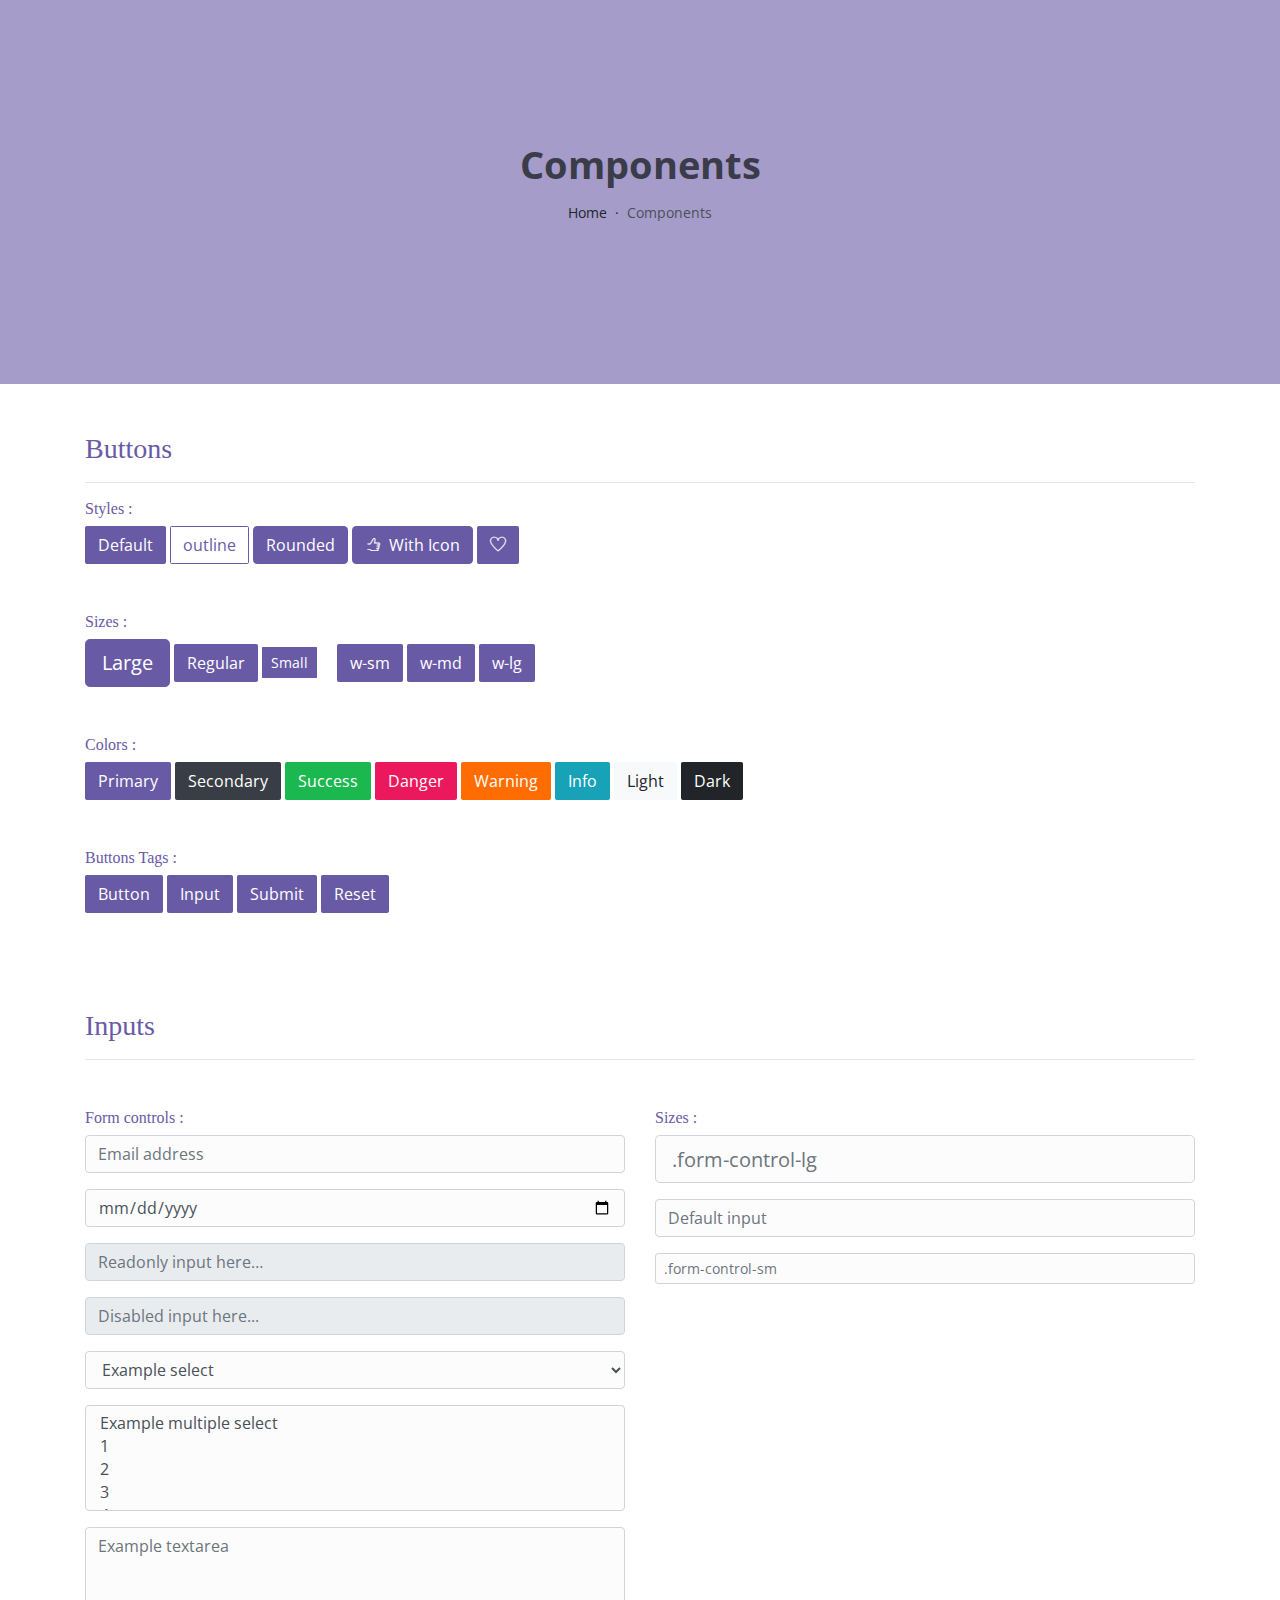
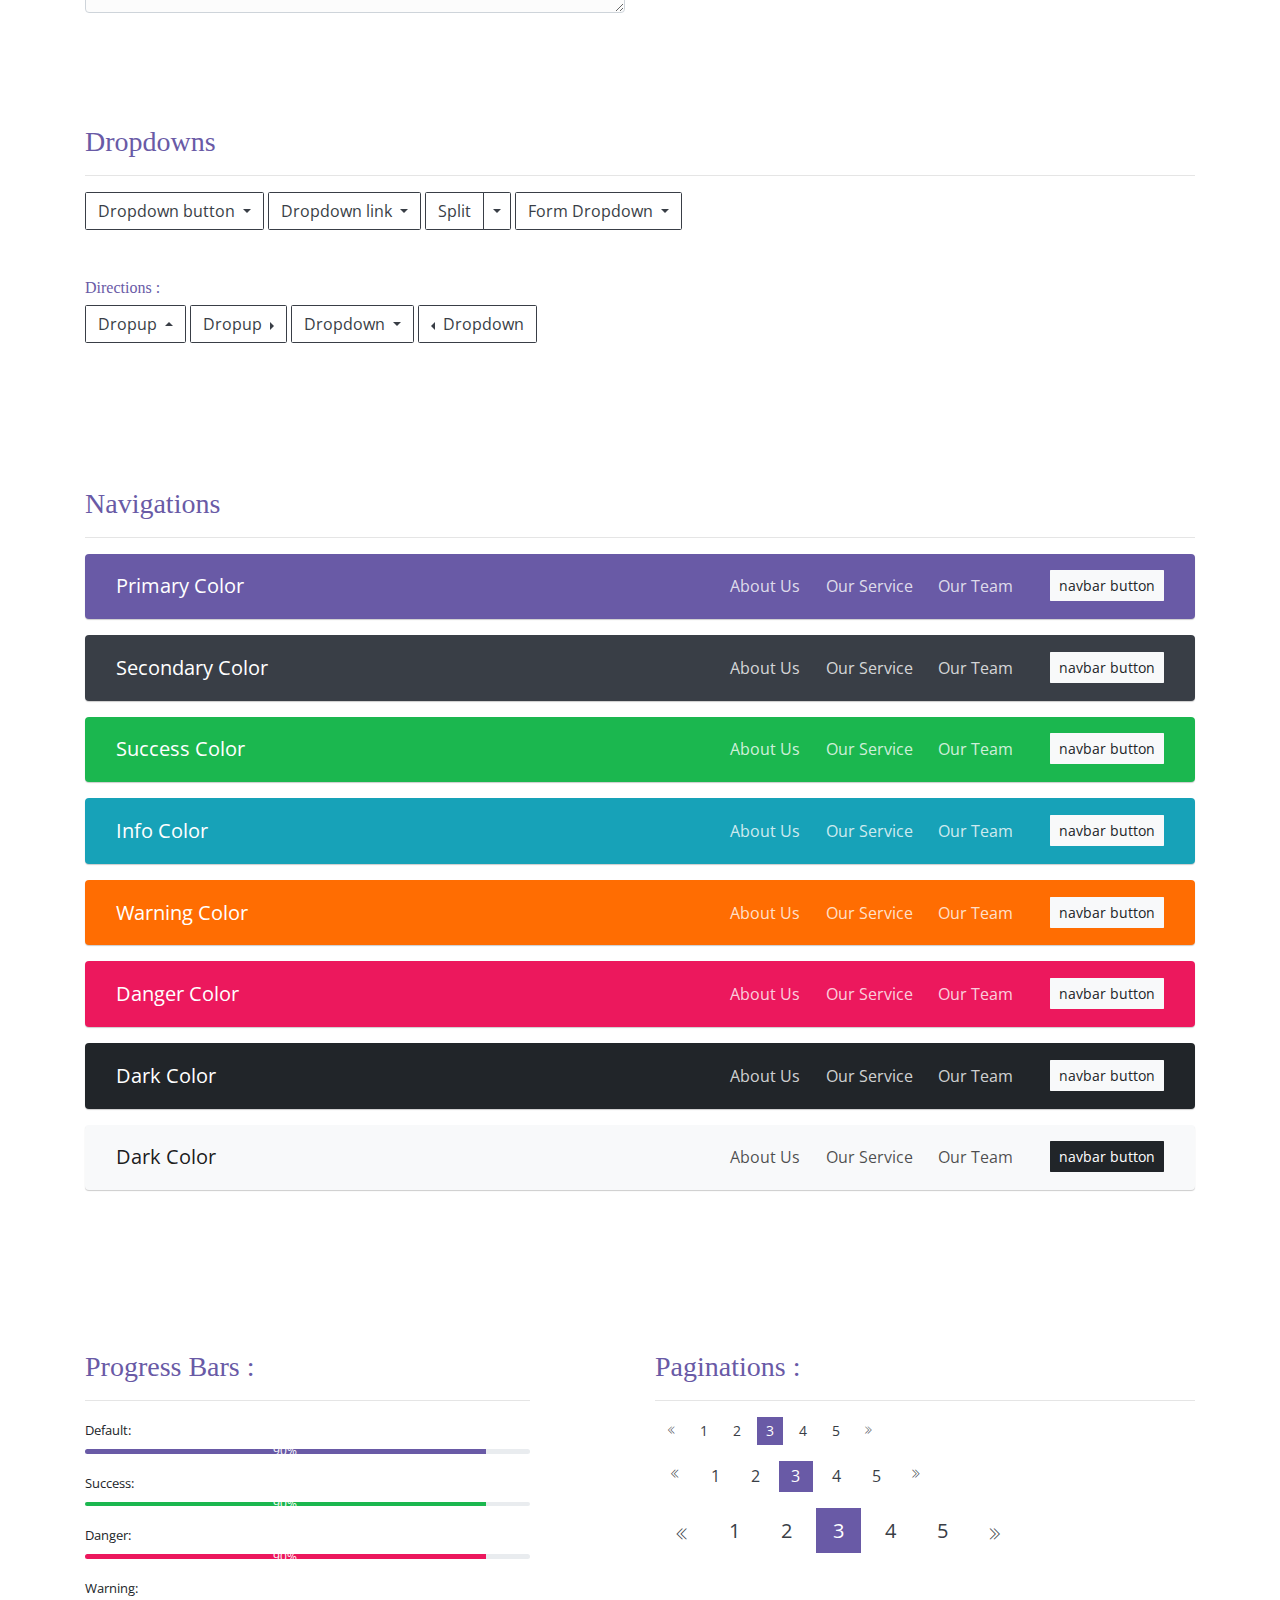
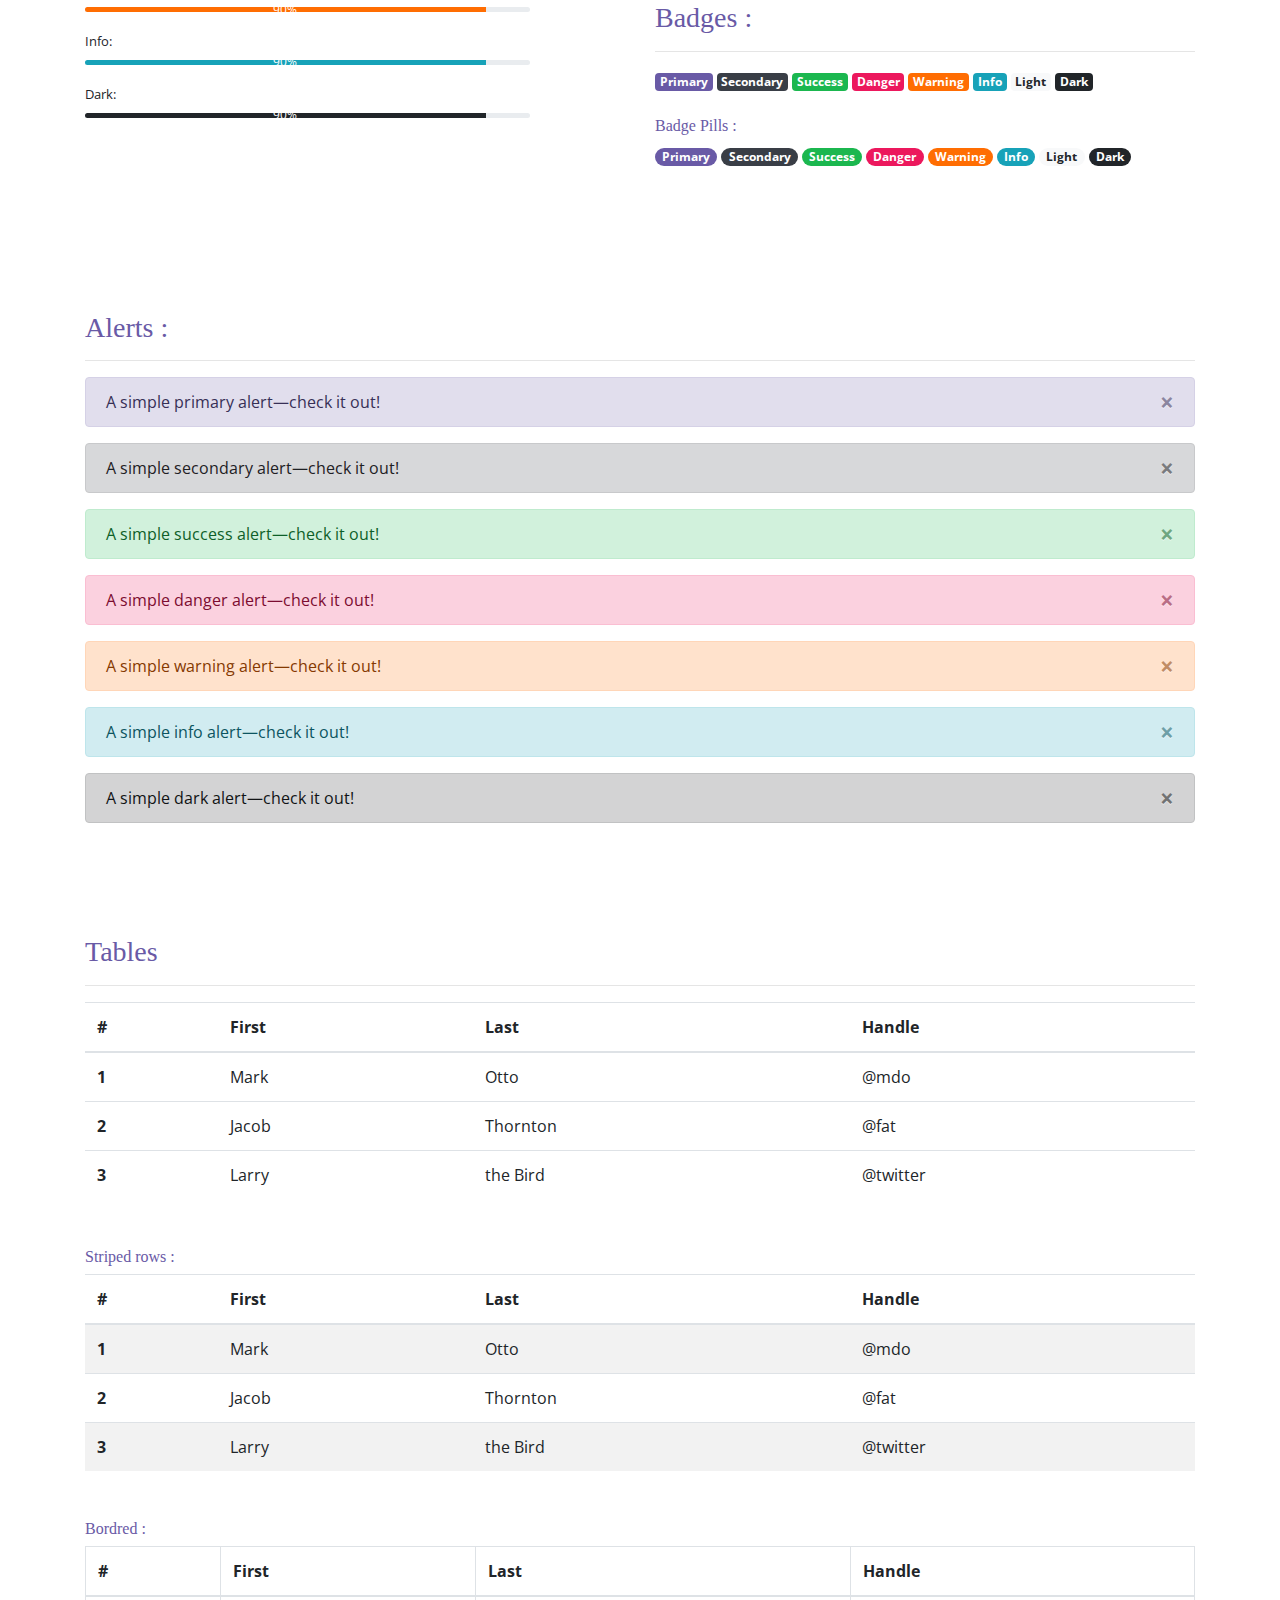
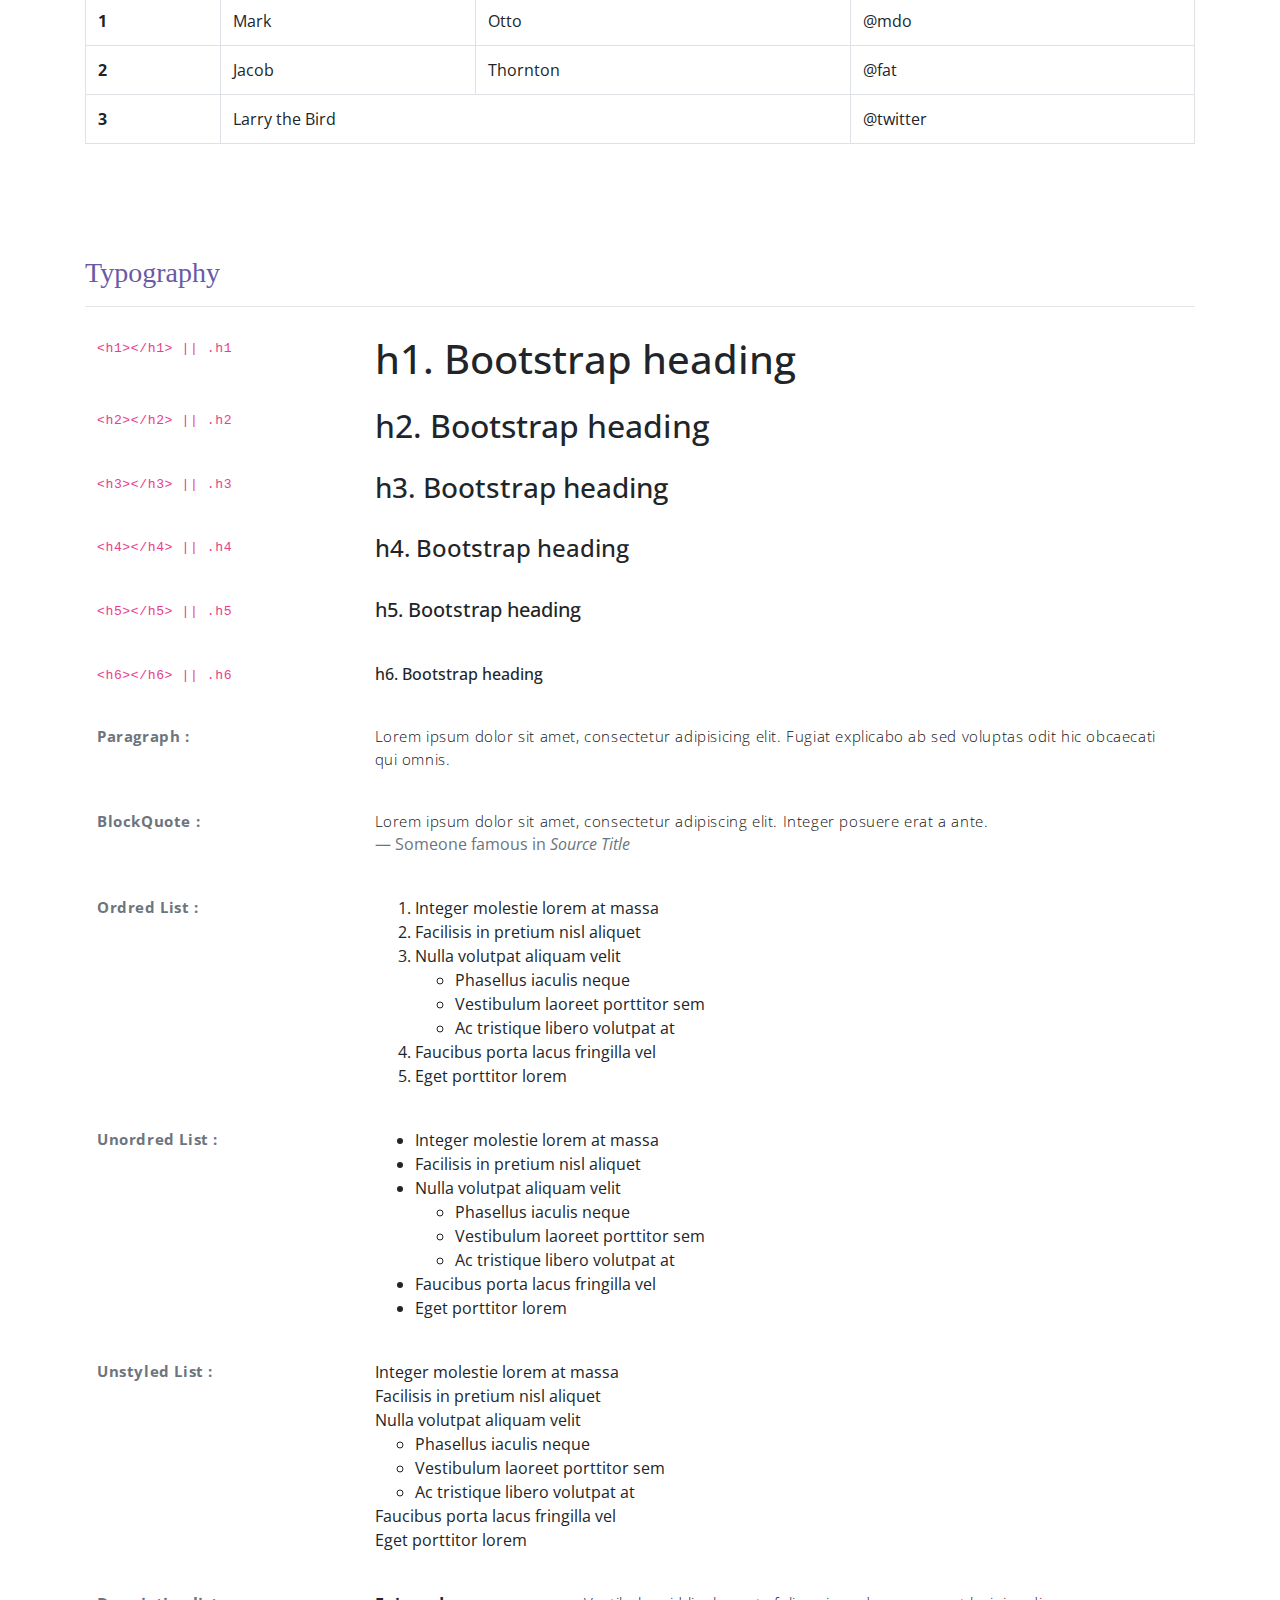
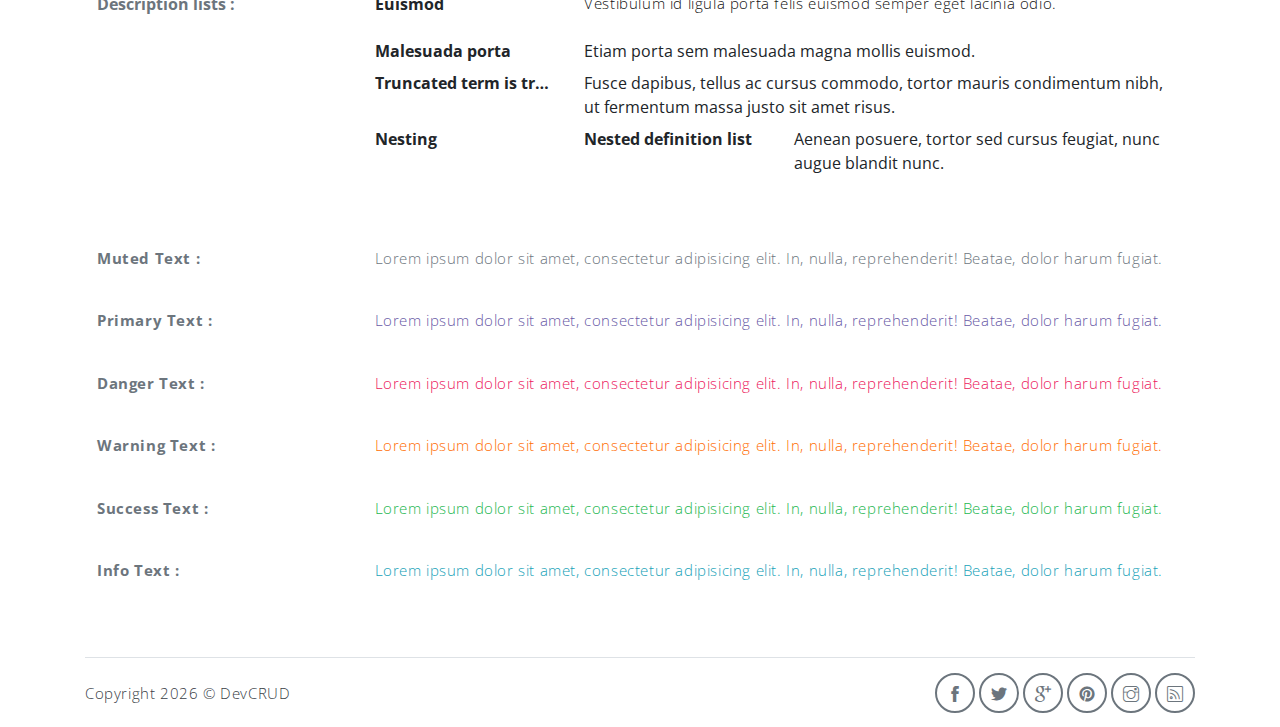
<file: service_html/components.html>
<!DOCTYPE html>
<html lang="en">
<head>
   <meta charset="utf-8">
   <meta name="viewport" content="width=device-width, initial-scale=1, shrink-to-fit=no">
   <meta name="description" content="Start your development with Meyawo landing page.">
   <meta name="author" content="Devcrud">
   <title>Meyawo Landing page | Components</title>
   <!-- font icons -->
   <link rel="stylesheet" href="assets/vendors/themify-icons/css/themify-icons.css">
   <!-- Bootstrap + Steller  -->
   <link rel="stylesheet" href="assets/css/meyawo.css">
</head>
<body>

   <!-- Page Header -->
   <header class="header header-mini"> 
      <div class="header-title">Components</div> 
      <nav aria-label="breadcrumb">
         <ol class="breadcrumb">
            <li class="breadcrumb-item"><a href="/">Home</a></li>
            <li class="breadcrumb-item active" aria-current="page">Components</li>
         </ol>
      </nav>
   </header> <!-- End Of Page Header -->

   <!-- main content -->
   <div class="container">

      <!-- Buttons -->
      <h3 class="mt-5">Buttons</h3>
      <hr>
      <h6 class="section-secondary-title">Styles :</h6>
      <button class="btn btn-primary">Default</button>
      <button class="btn btn-outline-primary">outline</button>
      <button class="btn btn-primary rounded">Rounded</button>
      <button class="btn btn-primary rounded"><i class="ti-thumb-up pr-1"></i> With Icon</button>
      <button class="btn btn-primary circle"><i class="ti-heart"></i></button>

      <h6 class="section-secondary-title mt-5">Sizes :</h6>
      <button class="btn btn-primary btn-lg">Large</button>
      <button class="btn btn-primary ">Regular</button>
      <button class="btn btn-primary btn-sm">Small</button>
      <button class="btn btn-primary w-sm ml-3">w-sm</button>
      <button class="btn btn-primary w-md">w-md</button>
      <button class="btn btn-primary w-lg">w-lg</button>

      <h6 class="section-secondary-title mt-5">Colors :</h6>          
      <button type="button" class="btn btn-primary">Primary</button>
      <button type="button" class="btn btn-secondary">Secondary</button>
      <button type="button" class="btn btn-success">Success</button>
      <button type="button" class="btn btn-danger">Danger</button>
      <button type="button" class="btn btn-warning">Warning</button>
      <button type="button" class="btn btn-info">Info</button>
      <button type="button" class="btn btn-light">Light</button>
      <button type="button" class="btn btn-dark">Dark</button>

      <h6 class="section-secondary-title mt-5">Buttons Tags :</h6>
      <button class="btn btn-primary" type="submit">Button</button>
      <input class="btn btn-primary" type="button" value="Input">
      <input class="btn btn-primary" type="submit" value="Submit">
      <input class="btn btn-primary" type="reset" value="Reset">
      
      <!-- devider -->
      <div class="py-5"></div>

      <!-- Inputs -->
      <h3>Inputs</h3>
      <hr>
      <div class="row mt-5">
         <div class="col-md-6">
            <h6 class="section-secondary-title">Form controls :</h6>        
            <div class="form-group">
               <input type="email" class="form-control" id="exampleFormControlInput1" placeholder="Email address">
            </div>
            <div class="form-group">
               <input type="date" class="form-control" id="exampleFormControlInput1" placeholder="Date">
            </div>
            <div class="form-group">
               <input class="form-control" type="text" placeholder="Readonly input here…" readonly>
            </div>
            <div class="form-group">
               <input class="form-control" id="disabledInput" type="text" placeholder="Disabled input here..." disabled>
            </div>
            <div class="form-group">
               <select class="form-control" id="exampleFormControlSelect1">
                  <option>Example select</option>
                  <option>1</option>
                  <option>2</option>
                  <option>3</option>
                  <option>4</option>
                  <option>5</option>
               </select>
            </div>
            <div class="form-group">
               <select multiple class="form-control" id="exampleFormControlSelect2">
                  <option>Example multiple select</option>
                  <option>1</option>
                  <option>2</option>
                  <option>3</option>
                  <option>4</option>
                  <option>5</option>
               </select>
            </div>
            <div class="form-group">
               <textarea class="form-control" id="exampleFormControlTextarea1" rows="3" placeholder="Example textarea"></textarea>
            </div>
         </div>
         <div class="col-md-6">
            <h6 class="section-secondary-title">Sizes :</h6>    
            <div class="form-group">
               <input class="form-control form-control-lg" type="text" placeholder=".form-control-lg">             
            </div>
            <div class="form-group">
               <input class="form-control" type="text" placeholder="Default input">
            </div>
            <div class="form-group">
               <input class="form-control form-control-sm" type="text" placeholder=".form-control-sm"> 
            </div>
         </div>
      </div> <!-- end of inputs -->   

      <!-- devider -->
      <div class="py-5"></div>             

      <!-- Dropdowns -->
      <h3 class="components-section-title font-weight-normal">Dropdowns</h3>
      <hr>
      <div class="dropdown d-inline-block">
         <button class="btn btn-outline-secondary dropdown-toggle" type="button" id="dropdownMenuButton" data-toggle="dropdown" aria-haspopup="true" aria-expanded="false">
         Dropdown button
         </button>
         <div class="dropdown-menu" aria-labelledby="dropdownMenuButton">
         <a class="dropdown-item" href="#">Action</a>
         <a class="dropdown-item" href="#">Another action</a>
         <a class="dropdown-item" href="#">Something else here</a>
         </div>
      </div>
      <div class="dropdown d-inline-block">
         <a class="btn btn-outline-secondary dropdown-toggle" href="#" role="button" id="dropdownMenuLink" data-toggle="dropdown" aria-haspopup="true" aria-expanded="false">
            Dropdown link
         </a>
         <div class="dropdown-menu" aria-labelledby="dropdownMenuLink">
            <a class="dropdown-item" href="#">Action</a>
            <a class="dropdown-item" href="#">Another action</a>
            <a class="dropdown-item" href="#">Something else here</a>
         </div>
      </div>
      <div class="btn-group">
         <button type="button" class="btn btn-outline-secondary">Split</button>
         <button type="button" class="btn btn-outline-secondary dropdown-toggle dropdown-toggle-split" data-toggle="dropdown" aria-haspopup="true" aria-expanded="false">
         <span class="sr-only">Toggle Dropdown</span>
         </button>
         <div class="dropdown-menu">
            <a class="dropdown-item" href="#">Action</a>
            <a class="dropdown-item" href="#">Another action</a>
            <a class="dropdown-item" href="#">Something else here</a>
            <div class="dropdown-divider"></div>
            <a class="dropdown-item" href="#">Separated link</a>
         </div>
      </div>
      <div class="btn-group">
         <button class="btn btn-outline-secondary dropdown-toggle" type="button" id="dropdownMenuButton" data-toggle="dropdown" aria-haspopup="true" aria-expanded="false">
            Form Dropdown
         </button>
         <div class="dropdown-menu form">
            <form class="px-4 py-3">
               <div class="form-group">
                  <input type="email" class="form-control" id="exampleDropdownFormEmail1" placeholder="email@example.com">
               </div>
               <div class="form-group">
                  <input type="password" class="form-control" id="exampleDropdownFormPassword1" placeholder="Password">
               </div>
               <div class="form-check mb-3">
                  <input type="checkbox" class="form-check-input" id="dropdownCheck">
                  <label class="form-check-label" for="dropdownCheck">
                     Remember me
                  </label>
               </div>
               <button type="submit" class="btn btn-primary btn-block">Sign in</button>
            </form>
            <div class="dropdown-divider"></div>
            <a class="dropdown-item" href="#"><small>New around here? Sign up</small></a>
            <a class="dropdown-item" href="#"><small>Forgot password?</small></a>
         </div>
      </div>       
      <h6 class="section-secondary-title mt-5">Directions :</h6>  
      <div class="btn-group dropup">
         <button type="button" class="btn btn-outline-secondary dropdown-toggle" data-toggle="dropdown" aria-haspopup="true" aria-expanded="false">
            Dropup
         </button>
         <div class="dropdown-menu">
            <a class="dropdown-item" href="#">Action</a>
            <a class="dropdown-item" href="#">Another action</a>
            <a class="dropdown-item" href="#">Something else here</a>
            <div class="dropdown-divider"></div>
            <a class="dropdown-item" href="#">Separated link</a>
         </div>
      </div>
      <div class="btn-group dropright">
         <button type="button" class="btn btn-outline-secondary dropdown-toggle" data-toggle="dropdown" aria-haspopup="true" aria-expanded="false">
            Dropup
         </button>
         <div class="dropdown-menu">
            <a class="dropdown-item" href="#">Action</a>
            <a class="dropdown-item" href="#">Another action</a>
            <a class="dropdown-item" href="#">Something else here</a>
            <div class="dropdown-divider"></div>
            <a class="dropdown-item" href="#">Separated link</a>
         </div>
      </div>
      <div class="btn-group">
         <button type="button" class="btn btn-outline-secondary dropdown-toggle" data-toggle="dropdown" aria-haspopup="true" aria-expanded="false">
            Dropdown
         </button>
         <div class="dropdown-menu">
            <a class="dropdown-item" href="#">Action</a>
            <a class="dropdown-item" href="#">Another action</a>
            <a class="dropdown-item" href="#">Something else here</a>
            <div class="dropdown-divider"></div>
            <a class="dropdown-item" href="#">Separated link</a>
         </div>
      </div>
      <div class="btn-group dropleft">
         <button type="button" class="btn btn-outline-secondary dropdown-toggle" data-toggle="dropdown" aria-haspopup="true" aria-expanded="false">
            Dropdown
         </button>
         <div class="dropdown-menu">
            <a class="dropdown-item" href="#">Action</a>
            <a class="dropdown-item" href="#">Another action</a>
            <a class="dropdown-item" href="#">Something else here</a>
            <div class="dropdown-divider"></div>
            <a class="dropdown-item" href="#">Separated link</a>
         </div>
      </div> <!-- end of Dropdowns -->  

      <!-- devider -->
      <div class="py-5"></div>   

      <!-- navbars -->
      <h3 class="components-section-title font-weight-normal mt-5">Navigations</h3>
      <hr>
      <nav class="navbar navbar-expand-sm navbar-dark bg-primary rounded shadow mb-3">
         <div class="container">
            <a class="navbar-brand" href="#">Primary Color</a>
            <button class="navbar-toggler ml-auto" type="button" data-toggle="collapse" data-target="#navbarSupportedContent" aria-controls="navbarSupportedContent" aria-expanded="false" aria-label="Toggle navigation">
            <span class="navbar-toggler-icon"></span>
            </button>
            <div class="collapse navbar-collapse" id="navbarSupportedContent">
               <ul class="navbar-nav ml-auto"> 
                  <li class="nav-item">
                     <a class="nav-link" href="#about">About Us</a>
                  </li>
                  <li class="nav-item">
                     <a class="nav-link" href="#service">Our Service</a>
                  </li>
                  <li class="nav-item">
                     <a class="nav-link" href="#team">Our Team</a>
                  </li>
                  <li class="nav-item">
                     <a href="#book-table" class="ml-4 mt-1 btn btn-light btn-sm">navbar button</a>
                  </li>
               </ul>                       
            </div>
         </div>
      </nav>
      <nav class="navbar navbar-expand-sm navbar-dark bg-secondary rounded shadow mb-3">
         <div class="container">
            <a class="navbar-brand" href="#">Secondary Color</a>
            <button class="navbar-toggler ml-auto" type="button" data-toggle="collapse" data-target="#navbarSupportedContent" aria-controls="navbarSupportedContent" aria-expanded="false" aria-label="Toggle navigation">
            <span class="navbar-toggler-icon"></span>
            </button>
            <div class="collapse navbar-collapse" id="navbarSupportedContent">
               <ul class="navbar-nav ml-auto"> 
                  <li class="nav-item">
                     <a class="nav-link" href="#about">About Us</a>
                  </li>
                  <li class="nav-item">
                     <a class="nav-link" href="#service">Our Service</a>
                  </li>
                  <li class="nav-item">
                     <a class="nav-link" href="#team">Our Team</a>
                  </li>
                  <li class="nav-item">
                     <a href="#book-table" class="ml-4 mt-1 btn btn-light btn-sm">navbar button</a>
                  </li>
               </ul>                       
            </div>
         </div>
      </nav>
      <nav class="navbar navbar-expand-sm navbar-dark bg-success rounded shadow mb-3">
         <div class="container">
            <a class="navbar-brand" href="#">Success Color</a>
            <button class="navbar-toggler ml-auto" type="button" data-toggle="collapse" data-target="#navbarSupportedContent" aria-controls="navbarSupportedContent" aria-expanded="false" aria-label="Toggle navigation">
            <span class="navbar-toggler-icon"></span>
            </button>
            <div class="collapse navbar-collapse" id="navbarSupportedContent">
               <ul class="navbar-nav ml-auto"> 
                  <li class="nav-item">
                     <a class="nav-link" href="#about">About Us</a>
                  </li>
                  <li class="nav-item">
                     <a class="nav-link" href="#service">Our Service</a>
                  </li>
                  <li class="nav-item">
                     <a class="nav-link" href="#team">Our Team</a>
                  </li>
                  <li class="nav-item">
                     <a href="#book-table" class="ml-4 mt-1 btn btn-light btn-sm">navbar button</a>
                  </li>
               </ul>                       
            </div>
         </div>
      </nav>
      <nav class="navbar navbar-expand-sm navbar-dark bg-info rounded shadow mb-3">
         <div class="container">
            <a class="navbar-brand" href="#">Info Color</a>
            <button class="navbar-toggler ml-auto" type="button" data-toggle="collapse" data-target="#navbarSupportedContent" aria-controls="navbarSupportedContent" aria-expanded="false" aria-label="Toggle navigation">
            <span class="navbar-toggler-icon"></span>
            </button>
            <div class="collapse navbar-collapse" id="navbarSupportedContent">
               <ul class="navbar-nav ml-auto"> 
                  <li class="nav-item">
                     <a class="nav-link" href="#about">About Us</a>
                  </li>
                  <li class="nav-item">
                     <a class="nav-link" href="#service">Our Service</a>
                  </li>
                  <li class="nav-item">
                     <a class="nav-link" href="#team">Our Team</a>
                  </li>
                  <li class="nav-item">
                     <a href="#book-table" class="ml-4 mt-1 btn btn-light btn-sm">navbar button</a>
                  </li>
               </ul>                       
            </div>
         </div>
      </nav>
      <nav class="navbar navbar-expand-sm navbar-dark bg-warning rounded shadow mb-3">
         <div class="container">
            <a class="navbar-brand" href="#">Warning Color</a>
            <button class="navbar-toggler ml-auto" type="button" data-toggle="collapse" data-target="#navbarSupportedContent" aria-controls="navbarSupportedContent" aria-expanded="false" aria-label="Toggle navigation">
            <span class="navbar-toggler-icon"></span>
            </button>
            <div class="collapse navbar-collapse" id="navbarSupportedContent">
               <ul class="navbar-nav ml-auto"> 
                  <li class="nav-item">
                     <a class="nav-link" href="#about">About Us</a>
                  </li>
                  <li class="nav-item">
                     <a class="nav-link" href="#service">Our Service</a>
                  </li>
                  <li class="nav-item">
                     <a class="nav-link" href="#team">Our Team</a>
                  </li>
                  <li class="nav-item">
                     <a href="#book-table" class="ml-4 mt-1 btn btn-light btn-sm">navbar button</a>
                  </li>
               </ul>                       
            </div>
         </div>
      </nav>
      <nav class="navbar navbar-expand-sm navbar-dark bg-danger rounded shadow mb-3">
         <div class="container">
            <a class="navbar-brand" href="#">Danger Color</a>
            <button class="navbar-toggler ml-auto" type="button" data-toggle="collapse" data-target="#navbarSupportedContent" aria-controls="navbarSupportedContent" aria-expanded="false" aria-label="Toggle navigation">
            <span class="navbar-toggler-icon"></span>
            </button>
            <div class="collapse navbar-collapse" id="navbarSupportedContent">
               <ul class="navbar-nav ml-auto"> 
                  <li class="nav-item">
                     <a class="nav-link" href="#about">About Us</a>
                  </li>
                  <li class="nav-item">
                     <a class="nav-link" href="#service">Our Service</a>
                  </li>
                  <li class="nav-item">
                     <a class="nav-link" href="#team">Our Team</a>
                  </li>
                  <li class="nav-item">
                     <a href="#book-table" class="ml-4 mt-1 btn btn-light btn-sm">navbar button</a>
                  </li>
               </ul>                       
            </div>
         </div>
      </nav>
      <nav class="navbar navbar-expand-sm navbar-dark bg-dark rounded shadow mb-3">
         <div class="container">
            <a class="navbar-brand" href="#">Dark Color</a>
            <button class="navbar-toggler ml-auto" type="button" data-toggle="collapse" data-target="#navbarSupportedContent" aria-controls="navbarSupportedContent" aria-expanded="false" aria-label="Toggle navigation">
            <span class="navbar-toggler-icon"></span>
            </button>
            <div class="collapse navbar-collapse" id="navbarSupportedContent">
               <ul class="navbar-nav ml-auto"> 
                  <li class="nav-item">
                     <a class="nav-link" href="#about">About Us</a>
                  </li>
                  <li class="nav-item">
                     <a class="nav-link" href="#service">Our Service</a>
                  </li>
                  <li class="nav-item">
                     <a class="nav-link" href="#team">Our Team</a>
                  </li>
                  <li class="nav-item">
                     <a href="#book-table" class="ml-4 mt-1 btn btn-light btn-sm">navbar button</a>
                  </li>
               </ul>                       
            </div>
         </div>
      </nav>
      <nav class="navbar navbar-expand-sm navbar-light bg-light rounded shadow mb-3">
         <div class="container">
            <a class="navbar-brand" href="#">Dark Color</a>
            <button class="navbar-toggler ml-auto" type="button" data-toggle="collapse" data-target="#navbarSupportedContent" aria-controls="navbarSupportedContent" aria-expanded="false" aria-label="Toggle navigation">
            <span class="navbar-toggler-icon"></span>
            </button>
            <div class="collapse navbar-collapse" id="navbarSupportedContent">
               <ul class="navbar-nav ml-auto"> 
                  <li class="nav-item">
                     <a class="nav-link" href="#about">About Us</a>
                  </li>
                  <li class="nav-item">
                     <a class="nav-link" href="#service">Our Service</a>
                  </li>
                  <li class="nav-item">
                     <a class="nav-link" href="#team">Our Team</a>
                  </li>
                  <li class="nav-item">
                     <a href="#book-table" class="ml-4 mt-1 btn btn-dark btn-sm">navbar button</a>
                  </li>
               </ul>                       
            </div>
         </div>
      </nav>
      <!-- End of navbars -->

      <!-- devider -->
      <div class="py-5"></div>   
      
      <!-- progress bars -->
      <div class="row justify-content-between">
         <div class="col-md-5">
            <h3 class="components-section-title font-weight-normal mt-5">Progress Bars :</h3>
            <hr>
            <small>Default: </small>
            <div class="progress mt-2 mb-3">
               <div class="progress-bar" role="progressbar" style="width: 90%" aria-valuenow="25" aria-valuemin="0" aria-valuemax="100"><span>90%</span></div>
            </div>
            <small>Success:</small>
            <div class="progress mt-2 mb-3">
               <div class="progress-bar bg-success" role="progressbar" style="width: 90%" aria-valuenow="25" aria-valuemin="0" aria-valuemax="100"><span>90%</span></div>
            </div>
            <small>Danger:</small>
            <div class="progress mt-2 mb-3">
               <div class="progress-bar bg-danger" role="progressbar" style="width: 90%" aria-valuenow="25" aria-valuemin="0" aria-valuemax="100"><span>90%</span></div>
            </div>
            <small>Warning:</small>
            <div class="progress mt-2 mb-3">
               <div class="progress-bar bg-warning" role="progressbar" style="width: 90%" aria-valuenow="25" aria-valuemin="0" aria-valuemax="100"><span>90%</span></div>
            </div>
            <small>Info:</small>
            <div class="progress mt-2 mb-3">
               <div class="progress-bar bg-info" role="progressbar" style="width: 90%" aria-valuenow="25" aria-valuemin="0" aria-valuemax="100"><span>90%</span></div>
            </div>
            <small>Dark:</small>
            <div class="progress mt-2 mb-3">
               <div class="progress-bar bg-dark" role="progressbar" style="width: 90%" aria-valuenow="25" aria-valuemin="0" aria-valuemax="100"><span>90%</span></div>
            </div>
         </div>
         <div class="col-md-6">
            <h3 class="components-section-title font-weight-normal mt-5">Paginations :</h3>
            <hr>
            <nav aria-label="Page navigation example">
               <ul class="pagination pagination-sm">
                  <li class="page-item"><a class="page-link" href="#"><i class="ti-angle-double-left"></i></a></li>
                  <li class="page-item"><a class="page-link" href="#">1</a></li>
                  <li class="page-item"><a class="page-link" href="#">2</a></li>
                  <li class="page-item active"><a class="page-link" href="#">3</a></li>
                  <li class="page-item"><a class="page-link" href="#">4</a></li>
                  <li class="page-item"><a class="page-link" href="#">5</a></li>
                  <li class="page-item"><a class="page-link" href="#"><i class="ti-angle-double-right"></i></a></li>
               </ul>
            </nav>
            <nav aria-label="Page navigation example">
               <ul class="pagination">
               <li class="page-item"><a class="page-link" href="#"><i class="ti-angle-double-left"></i></a></li>
                  <li class="page-item"><a class="page-link" href="#">1</a></li>
                  <li class="page-item"><a class="page-link" href="#">2</a></li>
                  <li class="page-item active"><a class="page-link" href="#">3</a></li>
                  <li class="page-item"><a class="page-link" href="#">4</a></li>
                  <li class="page-item"><a class="page-link" href="#">5</a></li>
                  <li class="page-item"><a class="page-link" href="#"><i class="ti-angle-double-right"></i></a></li>
               </ul>
            </nav>
            <nav aria-label="Page navigation example">
               <ul class="pagination pagination-lg">
                  <li class="page-item"><a class="page-link" href="#"><i class="ti-angle-double-left"></i></a></li>
                  <li class="page-item"><a class="page-link" href="#">1</a></li>
                  <li class="page-item"><a class="page-link" href="#">2</a></li>
                  <li class="page-item active"><a class="page-link" href="#">3</a></li>
                  <li class="page-item"><a class="page-link" href="#">4</a></li>
                  <li class="page-item"><a class="page-link" href="#">5</a></li>
                  <li class="page-item"><a class="page-link" href="#"><i class="ti-angle-double-right"></i></a></li>
               </ul>
            </nav>

            <!-- Badges -->
            <h3 class="components-section-title font-weight-normal mt-5">Badges :</h3>
            <hr>
            <span class="badge badge-primary">Primary</span>
            <span class="badge badge-secondary">Secondary</span>
            <span class="badge badge-success">Success</span>
            <span class="badge badge-danger">Danger</span>
            <span class="badge badge-warning">Warning</span>
            <span class="badge badge-info">Info</span>
            <span class="badge badge-light">Light</span>
            <span class="badge badge-dark">Dark</span>
            <h6 class="section-secondary-title mt-4 mb-2">Badge Pills :</h6>
            <span class="badge badge-pill badge-primary">Primary</span>
            <span class="badge badge-pill badge-secondary">Secondary</span>
            <span class="badge badge-pill badge-success">Success</span>
            <span class="badge badge-pill badge-danger">Danger</span>
            <span class="badge badge-pill badge-warning">Warning</span>
            <span class="badge badge-pill badge-info">Info</span>
            <span class="badge badge-pill badge-light">Light</span>
            <span class="badge badge-pill badge-dark">Dark</span>
         </div>
      </div> <!-- End of Progress bars -->

      <!-- devider -->
      <div class="py-5"></div>  

      <!-- Alerts -->
      <h3 class="components-section-title font-weight-normal mt-5">Alerts :</h3>
      <hr>
      <div class="alert alert-primary alert-dismissible fade show" role="alert">
         A simple primary alert—check it out!
         <button type="button" class="close" data-dismiss="alert" aria-label="Close">
            <span aria-hidden="true">&times;</span>
         </button>
      </div>
      <div class="alert alert-secondary alert-dismissible fade show" role="alert">
         A simple secondary alert—check it out!
         <button type="button" class="close" data-dismiss="alert" aria-label="Close">
            <span aria-hidden="true">&times;</span>
         </button>
      </div>
      <div class="alert alert-success alert-dismissible fade show" role="alert">
         A simple success alert—check it out!
         <button type="button" class="close" data-dismiss="alert" aria-label="Close">
            <span aria-hidden="true">&times;</span>
         </button>
      </div>
      <div class="alert alert-danger alert-dismissible fade show" role="alert">
         A simple danger alert—check it out!
         <button type="button" class="close" data-dismiss="alert" aria-label="Close">
            <span aria-hidden="true">&times;</span>
         </button>
      </div>
      <div class="alert alert-warning alert-dismissible fade show" role="alert">
         A simple warning alert—check it out!
         <button type="button" class="close" data-dismiss="alert" aria-label="Close">
            <span aria-hidden="true">&times;</span>
         </button>
      </div>
      <div class="alert alert-info alert-dismissible fade show" role="alert">
         A simple info alert—check it out!
         <button type="button" class="close" data-dismiss="alert" aria-label="Close">
            <span aria-hidden="true">&times;</span>
         </button>
      </div>
      <div class="alert alert-dark alert-dismissible fade show" role="alert">
         A simple dark alert—check it out!
         <button type="button" class="close" data-dismiss="alert" aria-label="Close">
            <span aria-hidden="true">&times;</span>
         </button>
      </div>
      <!-- end of alerts -->

      <!-- devider -->
      <div class="py-5"></div> 
   
      <!-- tables -->
      <h3 class="components-section-title">Tables</h3>
      <hr>
      <table class="table">
         <thead>
            <tr>
               <th scope="col">#</th>
               <th scope="col">First</th>
               <th scope="col">Last</th>
               <th scope="col">Handle</th>
            </tr>
         </thead>
         <tbody>
            <tr>
               <th scope="row">1</th>
               <td>Mark</td>
               <td>Otto</td>
               <td>@mdo</td>
            </tr>
            <tr>
               <th scope="row">2</th>
               <td>Jacob</td>
               <td>Thornton</td>
               <td>@fat</td>
            </tr>
            <tr>
               <th scope="row">3</th>
               <td>Larry</td>
               <td>the Bird</td>
               <td>@twitter</td>
            </tr>
         </tbody>
      </table>

      <h6 class="section-secondary-title mt-5">Striped rows :</h6>
      <table class="table table-striped">
         <thead>
            <tr>
               <th scope="col">#</th>
               <th scope="col">First</th>
               <th scope="col">Last</th>
               <th scope="col">Handle</th>
            </tr>
         </thead>
         <tbody>
            <tr>
               <th scope="row">1</th>
               <td>Mark</td>
               <td>Otto</td>
               <td>@mdo</td>
            </tr>
            <tr>
               <th scope="row">2</th>
               <td>Jacob</td>
               <td>Thornton</td>
               <td>@fat</td>
            </tr>
            <tr>
               <th scope="row">3</th>
               <td>Larry</td>
               <td>the Bird</td>
               <td>@twitter</td>
            </tr>
         </tbody>
      </table>

      <h6 class="section-secondary-title mt-5">Bordred :</h6>
      <table class="table table-bordered">
         <thead>
            <tr>
               <th scope="col">#</th>
               <th scope="col">First</th>
               <th scope="col">Last</th>
               <th scope="col">Handle</th>
            </tr>
         </thead>
         <tbody>
            <tr>
               <th scope="row">1</th>
               <td>Mark</td>
               <td>Otto</td>
               <td>@mdo</td>
            </tr>
            <tr>
               <th scope="row">2</th>
               <td>Jacob</td>
               <td>Thornton</td>
               <td>@fat</td>
            </tr>
            <tr>
               <th scope="row">3</th>
               <td colspan="2">Larry the Bird</td>
               <td>@twitter</td>
            </tr>
         </tbody>
      </table>
      <!-- end of tables -->

      <!-- devider -->
      <div class="py-5"></div> 

      <!-- typography -->
      <h3 class="components-section-title">Typography</h3>
      <hr>
      <table class="table table-borderless v-align-center">
         <tbody>
            <tr>
               <td>
                  <p><code class="highlighter-rouge">&lt;h1&gt;&lt;/h1&gt; || .h1</code></p>
               </td>
               <td class="w-75"><span class="h1">h1. Bootstrap heading</span></td>
            </tr>
            <tr>
               <td>
                  <p><code class="highlighter-rouge">&lt;h2&gt;&lt;/h2&gt; || .h2</code></p>
               </td>
               <td><span class="h2">h2. Bootstrap heading</span></td>
            </tr>
            <tr>
               <td>
                  <p><code class="highlighter-rouge">&lt;h3&gt;&lt;/h3&gt; || .h3</code></p>
               </td>
               <td><span class="h3">h3. Bootstrap heading</span></td>
            </tr>
            <tr>
               <td>
                  <p><code class="highlighter-rouge">&lt;h4&gt;&lt;/h4&gt; || .h4</code></p>
               </td>
               <td><span class="h4">h4. Bootstrap heading</span></td>
            </tr>
            <tr>
               <td>
                  <p><code class="highlighter-rouge">&lt;h5&gt;&lt;/h5&gt; || .h5</code></p>
               </td>
               <td><span class="h5">h5. Bootstrap heading</span></td>
            </tr>
            <tr>
               <td>
                  <p><code class="highlighter-rouge">&lt;h6&gt;&lt;/h6&gt; || .h6</code></p>
               </td>
               <td><span class="h6">h6. Bootstrap heading</span></td>
            </tr>
            <tr>
               <td>
                  <p class="font-weight-bold text-muted">Paragraph :</p>
               </td>
               <td><p>Lorem ipsum dolor sit amet, consectetur adipisicing elit. Fugiat explicabo ab sed voluptas odit hic obcaecati qui omnis.</p></td>
            </tr>
            <tr>
               <td>
                  <p class="font-weight-bold text-muted">BlockQuote :</p>
               </td>
               <td>
                  <blockquote class="blockquote">
                     <p class="mb-0">Lorem ipsum dolor sit amet, consectetur adipiscing elit. Integer posuere erat a ante.</p>
                     <footer class="blockquote-footer">Someone famous in <cite title="Source Title">Source Title</cite></footer>
                  </blockquote>
               </td>
            </tr>

            <tr>
               <td><p class="font-weight-bold text-muted">Ordred List :</p></td>
               <td>
                  <ol>
                     <li>Integer molestie lorem at massa</li>
                     <li>Facilisis in pretium nisl aliquet</li>
                     <li>Nulla volutpat aliquam velit
                        <ul>
                           <li>Phasellus iaculis neque</li>
                           <li>Vestibulum laoreet porttitor sem</li>
                           <li>Ac tristique libero volutpat at</li>
                        </ul>
                     </li>
                     <li>Faucibus porta lacus fringilla vel</li>
                     <li>Eget porttitor lorem</li>
                  </ol>
               </td>
            </tr>
            <tr>
               <td><p class="font-weight-bold text-muted">Unordred List :</p></td>
               <td>
                  <ul >
                     <li>Integer molestie lorem at massa</li>
                     <li>Facilisis in pretium nisl aliquet</li>
                     <li>Nulla volutpat aliquam velit
                        <ul>
                           <li>Phasellus iaculis neque</li>
                           <li>Vestibulum laoreet porttitor sem</li>
                           <li>Ac tristique libero volutpat at</li>
                        </ul>
                     </li>
                     <li>Faucibus porta lacus fringilla vel</li>
                     <li>Eget porttitor lorem</li>
                  </ul>
               </td>
            </tr>
            <tr>
               <td><p class="font-weight-bold text-muted">Unstyled List :</p></td>
               <td>
                  <ul class="list-unstyled">
                     <li>Integer molestie lorem at massa</li>
                     <li>Facilisis in pretium nisl aliquet</li>
                     <li>Nulla volutpat aliquam velit
                        <ul>
                           <li>Phasellus iaculis neque</li>
                           <li>Vestibulum laoreet porttitor sem</li>
                           <li>Ac tristique libero volutpat at</li>
                        </ul>
                     </li>
                     <li>Faucibus porta lacus fringilla vel</li>
                     <li>Eget porttitor lorem</li>
                  </ul>
               </td>
            </tr>
            <tr>
               <td class="font-weight-bold text-muted">Description lists : </td>
               <td>
                  <dl class="row">
                     <dt class="col-sm-3">Euismod</dt>
                     <dd class="col-sm-9">
                        <p>Vestibulum id ligula porta felis euismod semper eget lacinia odio.</p>
                     </dd>

                     <dt class="col-sm-3">Malesuada porta</dt>
                     <dd class="col-sm-9">Etiam porta sem malesuada magna mollis euismod.</dd>

                     <dt class="col-sm-3 text-truncate">Truncated term is truncated</dt>
                     <dd class="col-sm-9">Fusce dapibus, tellus ac cursus commodo, tortor mauris condimentum nibh, ut fermentum massa justo sit amet risus.</dd>

                     <dt class="col-sm-3">Nesting</dt>
                     <dd class="col-sm-9">
                        <dl class="row">
                           <dt class="col-sm-4">Nested definition list</dt>
                           <dd class="col-sm-8">Aenean posuere, tortor sed cursus feugiat, nunc augue blandit nunc.</dd>
                        </dl>
                     </dd>
                  </dl>
               </td>
            </tr>
            <tr>
               <td>
                  <p class="font-weight-bold text-muted">Muted Text :</p>
               </td>
               <td>
                  <p class="text-muted">Lorem ipsum dolor sit amet, consectetur adipisicing elit. In, nulla, reprehenderit! Beatae, dolor harum fugiat.</p>
               </td>
            </tr>
            <tr>
               <td>
                  <p class="font-weight-bold text-muted">Primary Text :</p>
               </td>
               <td>
                  <p class="text-primary">Lorem ipsum dolor sit amet, consectetur adipisicing elit. In, nulla, reprehenderit! Beatae, dolor harum fugiat.</p>
               </td>
            </tr>
            <tr>
               <td>
                  <p class="font-weight-bold text-muted">Danger Text :</p>
               </td>
               <td>
                  <p class="text-danger">Lorem ipsum dolor sit amet, consectetur adipisicing elit. In, nulla, reprehenderit! Beatae, dolor harum fugiat.</p>
               </td>
            </tr>
            <tr>
               <td>
                  <p class="font-weight-bold text-muted">Warning Text :</p>
               </td>
               <td>
                  <p class="text-warning">Lorem ipsum dolor sit amet, consectetur adipisicing elit. In, nulla, reprehenderit! Beatae, dolor harum fugiat.</p>
               </td>
            </tr>
            <tr>
               <td>
                  <p class="font-weight-bold text-muted">Success Text :</p>
               </td>
               <td>
                  <p class="text-success">Lorem ipsum dolor sit amet, consectetur adipisicing elit. In, nulla, reprehenderit! Beatae, dolor harum fugiat.</p>
               </td>
            </tr>
            <tr>
               <td>
                  <p class="font-weight-bold text-muted">Info Text :</p>
               </td>
               <td>
                  <p class="text-info">Lorem ipsum dolor sit amet, consectetur adipisicing elit. In, nulla, reprehenderit! Beatae, dolor harum fugiat.</p>
               </td>
            </tr>
         </tbody>
      </table>
   </div>
   <!-- end of typography -->

   <!-- footer -->
    <div class="container mt-5">
        <footer class="footer">       
            <p class="mb-0">Copyright <script>document.write(new Date().getFullYear())</script> &copy; <a href="http://www.devcrud.com">DevCRUD</a></p>
            <div class="social-links text-right m-auto ml-sm-auto">
                <a href="javascript:void(0)" class="link"><i class="ti-facebook"></i></a>
                <a href="javascript:void(0)" class="link"><i class="ti-twitter-alt"></i></a>
                <a href="javascript:void(0)" class="link"><i class="ti-google"></i></a>
                <a href="javascript:void(0)" class="link"><i class="ti-pinterest-alt"></i></a>
                <a href="javascript:void(0)" class="link"><i class="ti-instagram"></i></a>
                <a href="javascript:void(0)" class="link"><i class="ti-rss"></i></a>
            </div>
        </footer>
    </div> <!-- end of page footer -->
   
   <!-- core  -->
   <script src="assets/vendors/jquery/jquery-3.4.1.js"></script>
   <script src="assets/vendors/bootstrap/bootstrap.bundle.js"></script>

</body>
</html>
</file>
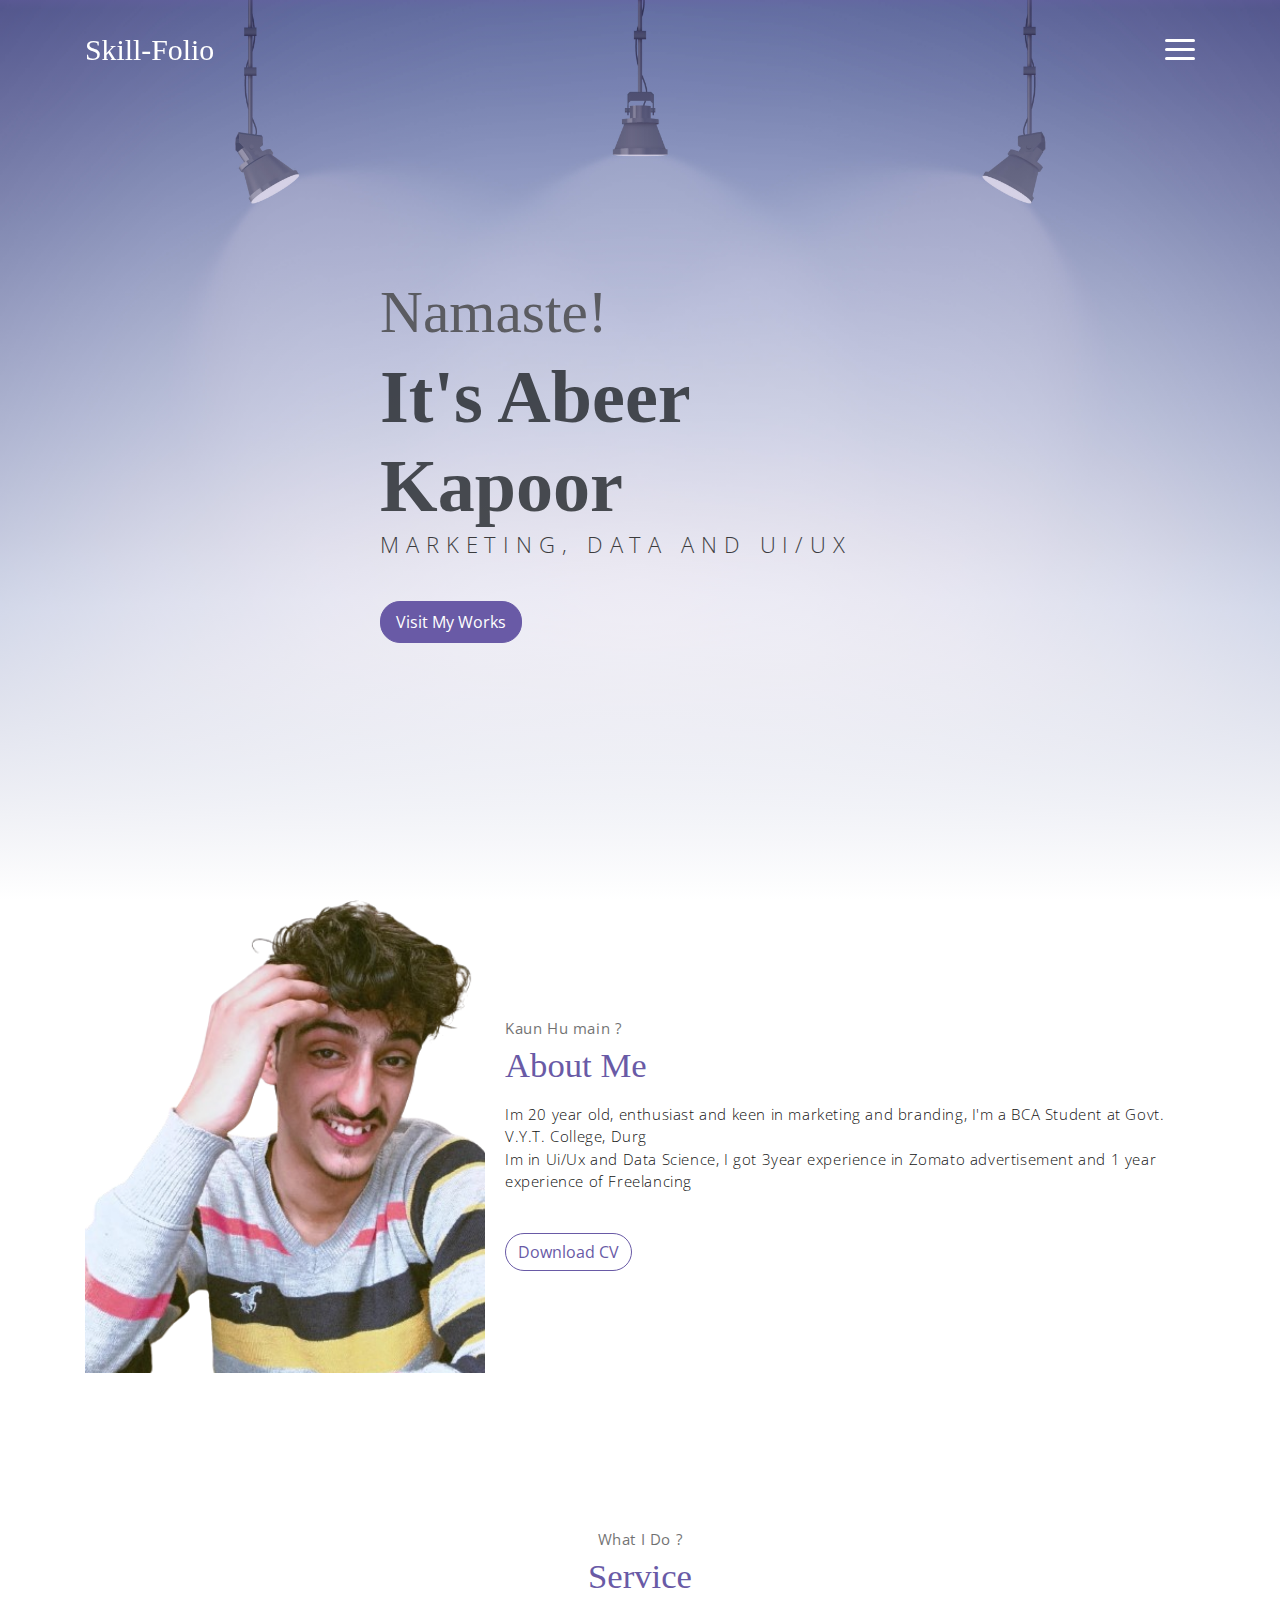
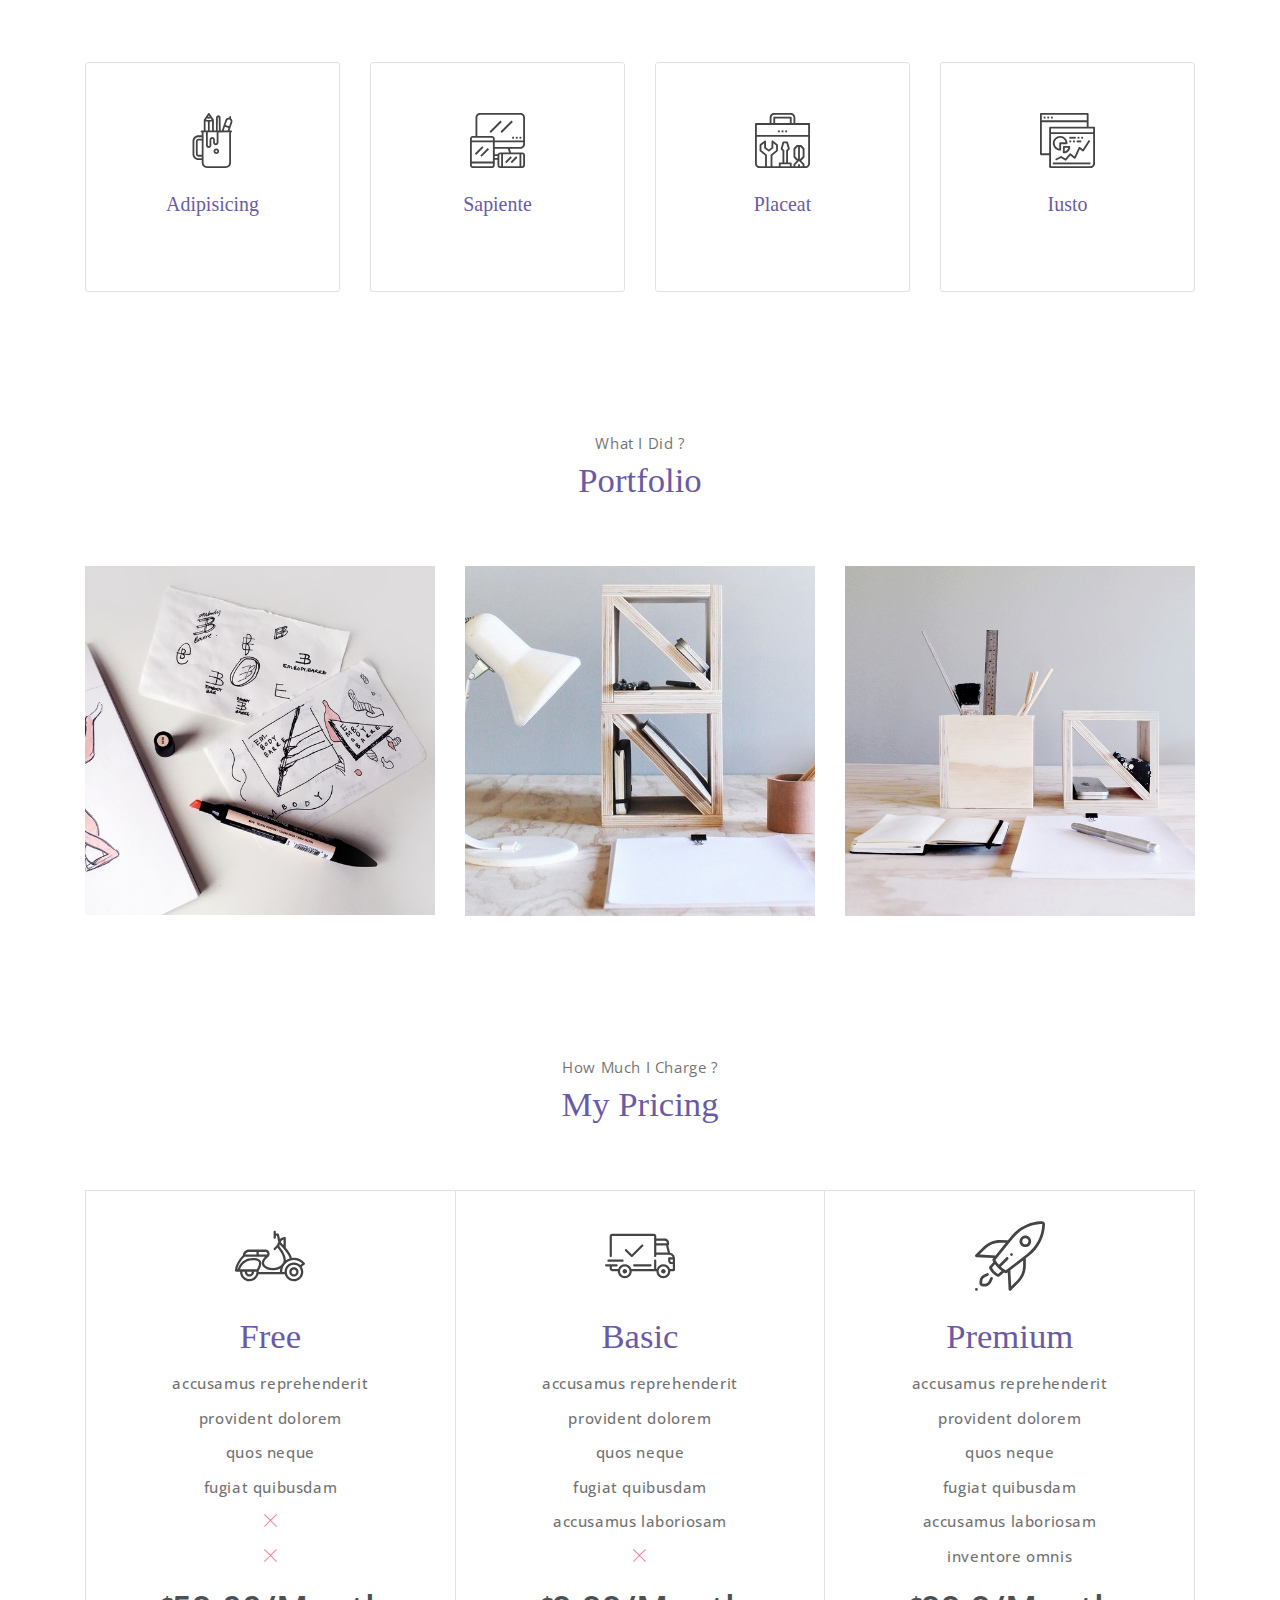
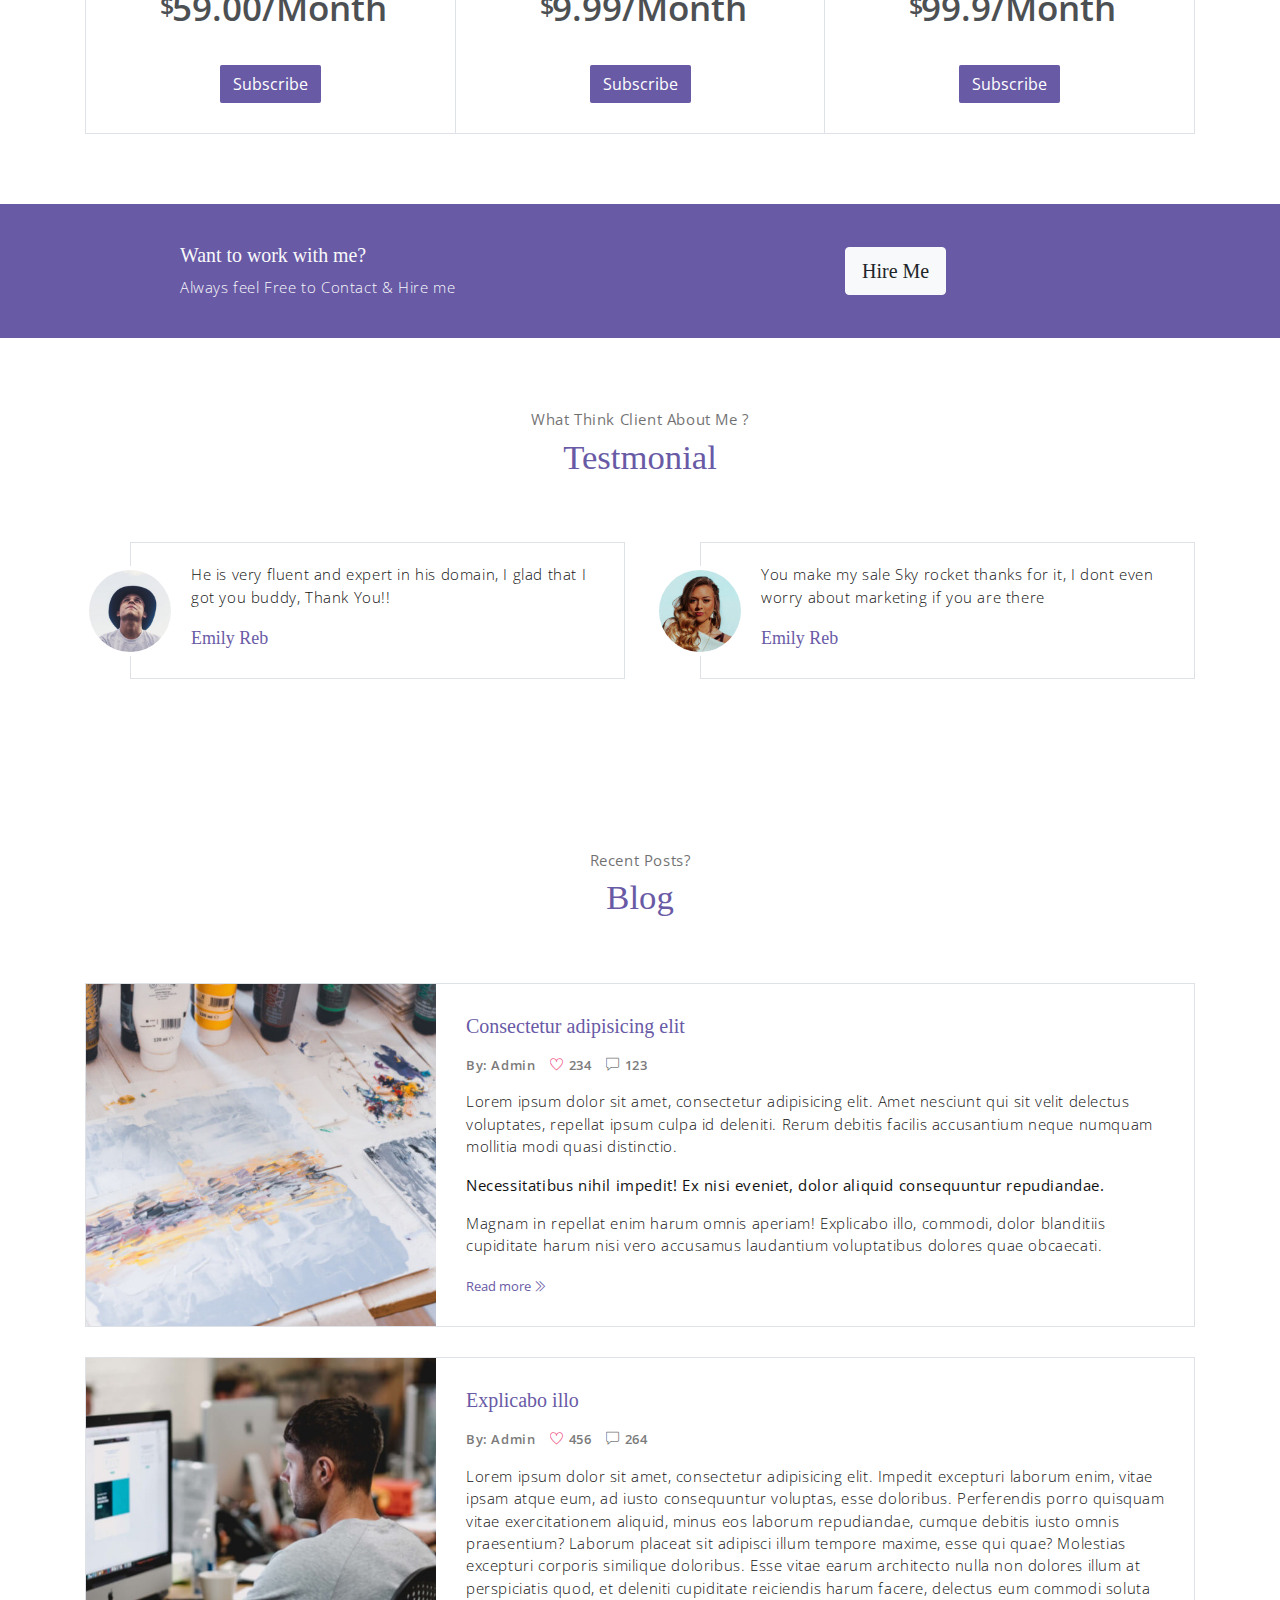
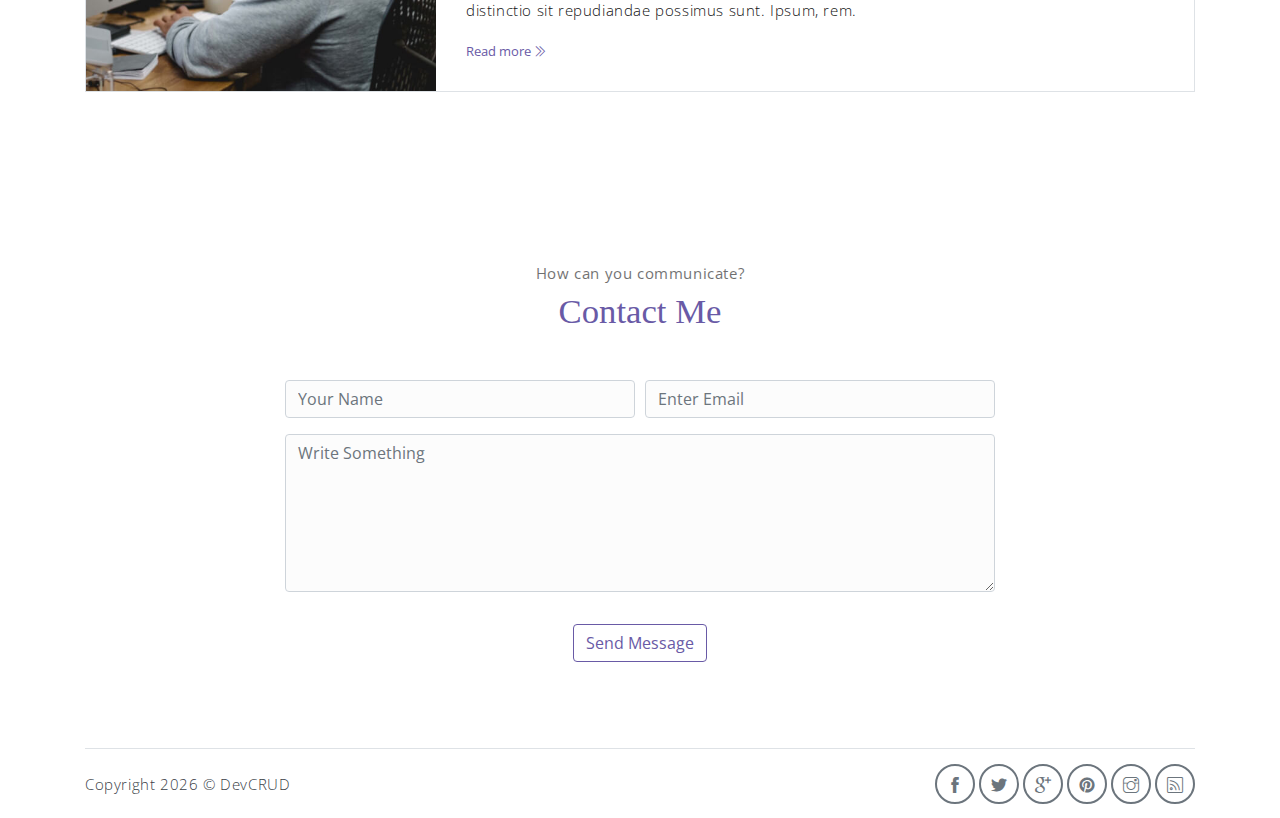
<file: service_html/service1.html>
<!DOCTYPE html>
<html lang="en">
<head>
	<meta charset="utf-8">
    <meta name="viewport" content="width=device-width, initial-scale=1, shrink-to-fit=no">
    <meta name="description" content="Start your development with Meyawo landing page.">
    <meta name="author" content="Devcrud">
    <title>Awsar: Skill-folio</title>
    <!-- font icons -->
    <link rel="stylesheet" href="assets/vendors/themify-icons/css/themify-icons.css">
    <!-- Bootstrap + Meyawo main styles -->
	<link rel="stylesheet" href="assets/css/meyawo.css">
</head>
<body data-spy="scroll" data-target=".navbar" data-offset="40" id="home">

    <!-- Page Navbar -->
    <nav class="custom-navbar" data-spy="affix" data-offset-top="20">
        <div class="container">
            <a class="logo" href="#">Skill-Folio</a>         
            <ul class="nav">
                <li class="item">
                    <a class="link" href="https://abr-kapoor.github/Awsar-Fusion/">Home</a>
                </li>
                <li class="item">
                    <a class="link" href="#about">About</a>
                </li>
                <li class="item">
                    <a class="link" href="#portfolio">Portfolio</a>
                </li>
                <li class="item">
                    <a class="link" href="#testmonial">Testmonial</a>
                </li>
                <li class="item">
                    <a class="link" href="#blog">Blog</a>
                </li>
                <li class="item">
                    <a class="link" href="#contact">Contact</a>
                </li>
                <li class="item ml-md-3">
                    <a href="./product-html/product1.html" class="btn btn-primary">Components</a>
                </li>
            </ul>
            <a href="javascript:void(0)" id="nav-toggle" class="hamburger hamburger--elastic">
                <div class="hamburger-box">
                  <div class="hamburger-inner"></div>
                </div>
            </a>
        </div>          
    </nav><!-- End of Page Navbar -->

    <!-- page header -->
    <header id="home" class="header">
        <div class="overlay"></div>
        <div class="header-content container">
            <h1 class="header-title">
                <span class="up">Namaste!</span>
                <span class="down">It's Abeer Kapoor</span>
            </h1>
            <p class="header-subtitle">MARKETING, DATA AND UI/UX</p>            

            <button class="btn btn-primary">Visit My Works</button>
        </div>              
    </header><!-- end of page header -->

    <!-- about section -->
    <section class="section pt-0" id="about">
        <!-- container -->
        <div class="container text-center">
            <!-- about wrapper -->
            <div class="about">
                <div class="about-img-holder">
                    <img src="assets/imgs/man.png" class="about-img" alt="Download free bootstrap 4 landing page, free boootstrap 4 templates, Download free bootstrap 4.1 landing page, free boootstrap 4.1.1 templates, meyawo Landing page">
                </div>
                <div class="about-caption">
                    <p class="section-subtitle">Kaun Hu main ?</p>
                    <h2 class="section-title mb-3">About Me</h2>
                    <p>
                       Im 20 year old, enthusiast and keen in marketing and branding, I'm a BCA Student at Govt. V.Y.T. College, Durg
                        <br>Im in Ui/Ux and Data Science, I got 3year experience in Zomato advertisement and 1 year experience of Freelancing              
                    </p>
                    <button class="btn-rounded btn btn-outline-primary mt-4">Download CV</button>
                </div>              
            </div><!-- end of about wrapper -->
        </div><!-- end of container -->
    </section> <!-- end of about section -->

    <!-- service section -->
    <section class="section" id="service">
        <div class="container text-center">
            <p class="section-subtitle">What I Do ?</p>
            <h6 class="section-title mb-6">Service</h6>
            <!-- row -->
            <div class="row">
                <div class="col-md-6 col-lg-3">
                    <div class="service-card">
                        <div class="body">
                            <img src="assets/imgs/pencil-case.svg" alt="Download free bootstrap 4 landing page, free boootstrap 4 templates, Download free bootstrap 4.1 landing page, free boootstrap 4.1.1 templates, meyawo Landing page" class="icon">
                            <h6 class="title">Adipisicing</h6>
                            <p class="subtitle">Labore velit culpa adipisci excepturi consequuntur itaque in nam molestias dolorem iste quod.</p>
                        </div>
                    </div>
                </div>
                <div class="col-md-6 col-lg-3">
                    <div class="service-card">
                        <div class="body">
                            <img src="assets/imgs/responsive.svg" alt="Download free bootstrap 4 landing page, free boootstrap 4 templates, Download free bootstrap 4.1 landing page, free boootstrap 4.1.1 templates, meyawo Landing page" class="icon">
                            <h6 class="title">Sapiente</h6>
                            <p class="subtitle">Labore velit culpa adipisci excepturi consequuntur itaque in nam molestias dolorem iste quod.</p>
                        </div>
                    </div>
                </div>
                <div class="col-md-6 col-lg-3">
                    <div class="service-card">
                        <div class="body">
                            <img src="assets/imgs/toolbox.svg" alt="Download free bootstrap 4 landing page, free boootstrap 4 templates, Download free bootstrap 4.1 landing page, free boootstrap 4.1.1 templates, meyawo Landing page" class="icon">
                            <h6 class="title">Placeat</h6>
                            <p class="subtitle">Labore velit culpa adipisci excepturi consequuntur itaque in nam molestias dolorem iste quod.</p>
                        </div>
                    </div>
                </div>
                <div class="col-md-6 col-lg-3">
                    <div class="service-card">
                        <div class="body">
                            <img src="assets/imgs/analytics.svg" alt="Download free bootstrap 4 landing page, free boootstrap 4 templates, Download free bootstrap 4.1 landing page, free boootstrap 4.1.1 templates, meyawo Landing page" class="icon">
                            <h6 class="title">Iusto</h6>
                            <p class="subtitle">Labore velit culpa adipisci excepturi consequuntur itaque in nam molestias dolorem iste quod.</p>
                        </div>
                    </div>
                </div>
            </div><!-- end of row -->
        </div>
    </section><!-- end of service section -->

    <!-- portfolio section -->
    <section class="section" id="portfolio">
        <div class="container text-center">
            <p class="section-subtitle">What I Did ?</p>
            <h6 class="section-title mb-6">Portfolio</h6>
            <!-- row -->
            <div class="row">
                <div class="col-md-4">
                    <a href="#" class="portfolio-card">
                        <img src="assets/imgs/folio-1.jpg" class="portfolio-card-img" alt="Download free bootstrap 4 landing page, free boootstrap 4 templates, Download free bootstrap 4.1 landing page, free boootstrap 4.1.1 templates, meyawo Landing page">    
                        <span class="portfolio-card-overlay">
                            <span class="portfolio-card-caption">
                                <h4>Web Designing</h5>
                                <p class="font-weight-normal">Category: Web Development</p>
                            </span>                         
                        </span>                     
                    </a>
                </div>
                <div class="col-md-4">
                    <a href="#" class="portfolio-card">
                        <img class="portfolio-card-img" src="assets/imgs/folio-2.jpg" class="img-responsive rounded" alt="Download free bootstrap 4 landing page, free boootstrap 4 templates, Download free bootstrap 4.1 landing page, free boootstrap 4.1.1 templates, meyawo Landing page">
                        <span class="portfolio-card-overlay">
                            <span class="portfolio-card-caption">
                                <h4>Web Designing</h5>
                                <p class="font-weight-normal">Category: Product Designing</p>
                            </span>                         
                        </span>                         
                    </a>
                </div>
                <div class="col-md-4">
                    <a href="#" class="portfolio-card">
                        <img class="portfolio-card-img" src="assets/imgs/folio-3.jpg" class="img-responsive rounded" alt="Download free bootstrap 4 landing page, free boootstrap 4 templates, Download free bootstrap 4.1 landing page, free boootstrap 4.1.1 templates, meyawo Landing page">    
                        <span class="portfolio-card-overlay">
                            <span class="portfolio-card-caption">
                                <h4>Web Designing</h5>
                                <p class="font-weight-normal">Category: Music and Sound Tracking</p>
                            </span>                         
                        </span>                     
                    </a>
                </div>
            </div><!-- end of row -->
        </div><!-- end of container -->
    </section> <!-- end of portfolio section -->

    <!-- pricing section -->
    <section class="section" id="pricing">
        <div class="container text-center">
            <p class="section-subtitle">How Much I Charge ?</p>
            <h6 class="section-title mb-6">My Pricing</h6>
            <!-- row -->
            <div class="pricing-wrapper">
                <div class="pricing-card">
                    <div class="pricing-card-header">
                        <img class="pricing-card-icon" src="assets/imgs/scooter.svg" alt="Download free bootstrap 4 landing page, free boootstrap 4 templates, Download free bootstrap 4.1 landing page, free boootstrap 4.1.1 templates, meyawo Landing page">
                    </div>
                    <div class="pricing-card-body">
                        <h6 class="pricing-card-title">Free</h6>
                        <div class="pricing-card-list">
                            <p>accusamus reprehenderit</p>
                            <p>provident dolorem </p>
                            <p>quos neque</p>
                            <p>fugiat quibusdam</p>
                            <p><i class="ti-close"></i></p>
                            <p><i class="ti-close"></i></p>
                        </div>
                    </div>
                    <div class="pricing-card-footer">
                        <span>$</span>
                        <span>59.00/Month</span>
                    </div>
                    <a href="#" class="btn btn-primary mt-3 pricing-card-btn">Subscribe</a>
                </div>
                <div class="pricing-card">
                    <div class="pricing-card-header">
                        <img class="pricing-card-icon" src="assets/imgs/shipped.svg" alt="Download free bootstrap 4 landing page, free boootstrap 4 templates, Download free bootstrap 4.1 landing page, free boootstrap 4.1.1 templates, meyawo Landing page">
                    </div>
                    <div class="pricing-card-body">
                        <h6 class="pricing-card-title">Basic</h6>
                        <div class="pricing-card-list">
                            <p>accusamus reprehenderit</p>
                            <p>provident dolorem </p>
                            <p>quos neque</p>
                            <p>fugiat quibusdam</p>
                            <p>accusamus laboriosam</p>
                            <p><i class="ti-close"></i></p>
                        </div>
                    </div>
                    <div class="pricing-card-footer">
                        <span>$</span>
                        <span>9.99/Month</span>
                    </div>
                    <a href="#" class="btn btn-primary mt-3 pricing-card-btn">Subscribe</a>
                </div>
                <div class="pricing-card">
                    <div class="pricing-card-header">
                        <img class="pricing-card-icon" src="assets/imgs/startup.svg" alt="Download free bootstrap 4 landing page, free boootstrap 4 templates, Download free bootstrap 4.1 landing page, free boootstrap 4.1.1 templates, meyawo Landing page">
                    </div>
                    <div class="pricing-card-body">
                        <h6 class="pricing-card-title">Premium</h6>
                        <div class="pricing-card-list">
                            <p>accusamus reprehenderit</p>
                            <p>provident dolorem </p>
                            <p>quos neque</p>
                            <p>fugiat quibusdam</p>
                            <p>accusamus laboriosam</p>
                            <p>inventore omnis</p>
                        </div>
                    </div>
                    <div class="pricing-card-footer">
                        <span>$</span>
                        <span>99.9/Month</span>
                    </div>
                    <a href="#" class="btn btn-primary mt-3 pricing-card-btn">Subscribe</a>
                </div>

            </div><!-- end of pricing wrapper -->
        </div> <!-- end of container -->
    </section><!-- end of pricing section -->

    <!-- section -->
    <section class="section-sm bg-primary">
        <!-- container -->
        <div class="container text-center text-sm-left">
            <!-- row -->
            <div class="row align-items-center">
                <div class="col-sm offset-md-1 mb-4 mb-md-0">
                    <h6 class="title text-light">Want to work with me?</h6>
                    <p class="m-0 text-light">Always feel Free to Contact & Hire me</p>
                </div>
                <div class="col-sm offset-sm-2 offset-md-3">
                    <button class="btn btn-lg my-font btn-light rounded">Hire Me</button>
                </div>
            </div> <!-- end of row -->
        </div> <!-- end of container -->
    </section> <!-- end of section -->

    <!-- testimonial section -->
    <section class="section" id="testmonial">
        <div class="container text-center">
            <p class="section-subtitle">What Think Client About Me ?</p>
            <h6 class="section-title mb-6">Testmonial</h6>

            <!-- row -->
            <div class="row">
                <div class="col-md-6">
                    <div class="testimonial-card">
                        <div class="testimonial-card-img-holder">
                            <img src="assets/imgs/avatar2.jpg" class="testimonial-card-img" alt="Download free bootstrap 4 landing page, free boootstrap 4 templates, Download free bootstrap 4.1 landing page, free boootstrap 4.1.1 templates, meyawo Landing page">                           
                        </div>
                        <div class="testimonial-card-body">
                            <p class="testimonial-card-subtitle">He is very fluent and expert in his domain, I glad that I got you buddy, Thank You!!</p>
                            <h6 class="testimonial-card-title">Emily Reb</h6>
                        </div>
                    </div>
                </div>
                <div class="col-md-6">
                    <div class="testimonial-card">
                        <div class="testimonial-card-img-holder">
                            <img src="assets/imgs/avatar3.jpg" class="testimonial-card-img" alt="Download free bootstrap 4 landing page, free boootstrap 4 templates, Download free bootstrap 4.1 landing page, free boootstrap 4.1.1 templates, meyawo Landing page">                        
                        </div>
                        <div class="testimonial-card-body">
                            <p class="testimonial-card-subtitle">You make my sale Sky rocket thanks for it, I dont even worry about marketing if you are there</p>
                            <h6 class="testimonial-card-title">Emily Reb</h6>
                        </div>
                    </div>
                </div>
            </div>
        </div> <!-- end of container -->
    </section> <!-- end of testimonial section -->
    
    <!-- blog section -->
    <section class="section" id="blog">
        <!-- container -->
        <div class="container text-center">
            <p class="section-subtitle">Recent Posts?</p>
            <h6 class="section-title mb-6">Blog</h6>
            <!-- blog-wrapper -->
            <div class="blog-card">
                <div class="blog-card-header">
                    <img src="assets/imgs/img-1.jpg" class="blog-card-img" alt="Download free bootstrap 4 landing page, free boootstrap 4 templates, Download free bootstrap 4.1 landing page, free boootstrap 4.1.1 templates, meyawo Landing page">
                </div>
                <div class="blog-card-body">
                    <h5 class="blog-card-title">Consectetur adipisicing elit</h6>

                    <p class="blog-card-caption">
                        <a href="#">By: Admin</a>
                        <a href="#"><i class="ti-heart text-danger"></i> 234</a>
                        <a href="#"><i class="ti-comment"></i> 123</a>
                    </p>
                    <p>Lorem ipsum dolor sit amet, consectetur adipisicing elit. Amet nesciunt qui sit velit delectus voluptates, repellat ipsum culpa id deleniti. Rerum debitis facilis accusantium neque numquam mollitia modi quasi distinctio.</p>

                    <p><b>Necessitatibus nihil impedit! Ex nisi eveniet, dolor aliquid consequuntur repudiandae.</b></p>
                    <p>Magnam in repellat enim harum omnis aperiam! Explicabo illo, commodi, dolor blanditiis cupiditate harum nisi vero accusamus laudantium voluptatibus dolores quae obcaecati.</p>

                    <a href="#" class="blog-card-link">Read more <i class="ti-angle-double-right"></i></a>
                </div>
            </div><!-- end of blog wrapper -->

            <!-- blog-wrapper -->
            <div class="blog-card">
                <div class="blog-card-header">
                    <img src="assets/imgs/img-2.jpg" class="blog-card-img" alt="Download free bootstrap 4 landing page, free boootstrap 4 templates, Download free bootstrap 4.1 landing page, free boootstrap 4.1.1 templates, meyawo Landing page">
                </div>
                <div class="blog-card-body">
                    <h5 class="blog-card-title">Explicabo illo</h6>

                    <p class="blog-card-caption">
                        <a href="#">By: Admin</a>
                        <a href="#"><i class="ti-heart text-danger"></i> 456</a>
                        <a href="#"><i class="ti-comment"></i> 264</a>
                    </p>
                    
                    <p>Lorem ipsum dolor sit amet, consectetur adipisicing elit. Impedit excepturi laborum enim, vitae ipsam atque eum, ad iusto consequuntur voluptas, esse doloribus. Perferendis porro quisquam vitae exercitationem aliquid, minus eos laborum repudiandae, cumque debitis iusto omnis praesentium? Laborum placeat sit adipisci illum tempore maxime, esse qui quae? Molestias excepturi corporis similique doloribus. Esse vitae earum architecto nulla non dolores illum at perspiciatis quod, et deleniti cupiditate reiciendis harum facere, delectus eum commodi soluta distinctio sit repudiandae possimus sunt. Ipsum, rem.</p>

                    <a href="#" class="blog-card-link">Read more <i class="ti-angle-double-right"></i></a>
                </div>
            </div><!-- end of blog wrapper -->

        </div><!-- end of container -->
    </section><!-- end of blog section -->

    <!-- contact section -->
    <section class="section" id="contact">
        <div class="container text-center">
            <p class="section-subtitle">How can you communicate?</p>
            <h6 class="section-title mb-5">Contact Me</h6>
            <!-- contact form -->
            <form action="" class="contact-form col-md-10 col-lg-8 m-auto">
                <div class="form-row">
                    <div class="form-group col-sm-6">
                        <input type="text" size="50" class="form-control" placeholder="Your Name" required>                 
                    </div>
                    <div class="form-group col-sm-6">
                        <input type="email" class="form-control" placeholder="Enter Email"requried>                 
                    </div>
                    <div class="form-group col-sm-12">
                        <textarea name="comment" id="comment" rows="6"   class="form-control" placeholder="Write Something"></textarea>
                    </div>
                    <div class="form-group col-sm-12 mt-3">
                        <input type="submit" value="Send Message" class="btn btn-outline-primary rounded">                  
                    </div>
                </div>  
            </form><!-- end of contact form -->
        </div><!-- end of container -->
    </section><!-- end of contact section -->

    <!-- footer -->
    <div class="container">
        <footer class="footer">       
            <p class="mb-0">Copyright <script>document.write(new Date().getFullYear())</script> &copy; <a href="http://www.devcrud.com">DevCRUD</a></p>
            <div class="social-links text-right m-auto ml-sm-auto">
                <a href="javascript:void(0)" class="link"><i class="ti-facebook"></i></a>
                <a href="javascript:void(0)" class="link"><i class="ti-twitter-alt"></i></a>
                <a href="javascript:void(0)" class="link"><i class="ti-google"></i></a>
                <a href="javascript:void(0)" class="link"><i class="ti-pinterest-alt"></i></a>
                <a href="javascript:void(0)" class="link"><i class="ti-instagram"></i></a>
                <a href="javascript:void(0)" class="link"><i class="ti-rss"></i></a>
            </div>
        </footer>
    </div> <!-- end of page footer -->
	
	<!-- core  -->
    <script src="assets/vendors/jquery/jquery-3.4.1.js"></script>
    <script src="assets/vendors/bootstrap/bootstrap.bundle.js"></script>

    <!-- bootstrap 3 affix -->
	<script src="assets/vendors/bootstrap/bootstrap.affix.js"></script>

    <!-- Meyawo js -->
    <script src="assets/js/meyawo.js"></script>

</body>
</html>
</file>
<file: service_html/assets/vendors/themify-icons/css/themify-icons.css>
@font-face {
	font-family: 'themify';
	src:url("../fonts/themify.eot?-fvbane");
	src:url("../fonts/themify.eot?#iefix-fvbane") format("embedded-opentype"),
		url("../fonts/themify.woff?-fvbane") format("woff"),
		url("../fonts/themify.ttf?-fvbane") format("truetype"),
		url("../fonts/themify.svg?-fvbane#themify") format("svg");
	font-weight: normal;
	font-style: normal;
}

[class^="ti-"], [class*=" ti-"] {
	font-family: 'themify';
	speak: none;
	font-style: normal;
	font-weight: normal;
	font-variant: normal;
	text-transform: none;
	line-height: 1;

	/* Better Font Rendering =========== */
	-webkit-font-smoothing: antialiased;
	-moz-osx-font-smoothing: grayscale;
}

.ti-wand:before {
	content: "\e600";
}
.ti-volume:before {
	content: "\e601";
}
.ti-user:before {
	content: "\e602";
}
.ti-unlock:before {
	content: "\e603";
}
.ti-unlink:before {
	content: "\e604";
}
.ti-trash:before {
	content: "\e605";
}
.ti-thought:before {
	content: "\e606";
}
.ti-target:before {
	content: "\e607";
}
.ti-tag:before {
	content: "\e608";
}
.ti-tablet:before {
	content: "\e609";
}
.ti-star:before {
	content: "\e60a";
}
.ti-spray:before {
	content: "\e60b";
}
.ti-signal:before {
	content: "\e60c";
}
.ti-shopping-cart:before {
	content: "\e60d";
}
.ti-shopping-cart-full:before {
	content: "\e60e";
}
.ti-settings:before {
	content: "\e60f";
}
.ti-search:before {
	content: "\e610";
}
.ti-zoom-in:before {
	content: "\e611";
}
.ti-zoom-out:before {
	content: "\e612";
}
.ti-cut:before {
	content: "\e613";
}
.ti-ruler:before {
	content: "\e614";
}
.ti-ruler-pencil:before {
	content: "\e615";
}
.ti-ruler-alt:before {
	content: "\e616";
}
.ti-bookmark:before {
	content: "\e617";
}
.ti-bookmark-alt:before {
	content: "\e618";
}
.ti-reload:before {
	content: "\e619";
}
.ti-plus:before {
	content: "\e61a";
}
.ti-pin:before {
	content: "\e61b";
}
.ti-pencil:before {
	content: "\e61c";
}
.ti-pencil-alt:before {
	content: "\e61d";
}
.ti-paint-roller:before {
	content: "\e61e";
}
.ti-paint-bucket:before {
	content: "\e61f";
}
.ti-na:before {
	content: "\e620";
}
.ti-mobile:before {
	content: "\e621";
}
.ti-minus:before {
	content: "\e622";
}
.ti-medall:before {
	content: "\e623";
}
.ti-medall-alt:before {
	content: "\e624";
}
.ti-marker:before {
	content: "\e625";
}
.ti-marker-alt:before {
	content: "\e626";
}
.ti-arrow-up:before {
	content: "\e627";
}
.ti-arrow-right:before {
	content: "\e628";
}
.ti-arrow-left:before {
	content: "\e629";
}
.ti-arrow-down:before {
	content: "\e62a";
}
.ti-lock:before {
	content: "\e62b";
}
.ti-location-arrow:before {
	content: "\e62c";
}
.ti-link:before {
	content: "\e62d";
}
.ti-layout:before {
	content: "\e62e";
}
.ti-layers:before {
	content: "\e62f";
}
.ti-layers-alt:before {
	content: "\e630";
}
.ti-key:before {
	content: "\e631";
}
.ti-import:before {
	content: "\e632";
}
.ti-image:before {
	content: "\e633";
}
.ti-heart:before {
	content: "\e634";
}
.ti-heart-broken:before {
	content: "\e635";
}
.ti-hand-stop:before {
	content: "\e636";
}
.ti-hand-open:before {
	content: "\e637";
}
.ti-hand-drag:before {
	content: "\e638";
}
.ti-folder:before {
	content: "\e639";
}
.ti-flag:before {
	content: "\e63a";
}
.ti-flag-alt:before {
	content: "\e63b";
}
.ti-flag-alt-2:before {
	content: "\e63c";
}
.ti-eye:before {
	content: "\e63d";
}
.ti-export:before {
	content: "\e63e";
}
.ti-exchange-vertical:before {
	content: "\e63f";
}
.ti-desktop:before {
	content: "\e640";
}
.ti-cup:before {
	content: "\e641";
}
.ti-crown:before {
	content: "\e642";
}
.ti-comments:before {
	content: "\e643";
}
.ti-comment:before {
	content: "\e644";
}
.ti-comment-alt:before {
	content: "\e645";
}
.ti-close:before {
	content: "\e646";
}
.ti-clip:before {
	content: "\e647";
}
.ti-angle-up:before {
	content: "\e648";
}
.ti-angle-right:before {
	content: "\e649";
}
.ti-angle-left:before {
	content: "\e64a";
}
.ti-angle-down:before {
	content: "\e64b";
}
.ti-check:before {
	content: "\e64c";
}
.ti-check-box:before {
	content: "\e64d";
}
.ti-camera:before {
	content: "\e64e";
}
.ti-announcement:before {
	content: "\e64f";
}
.ti-brush:before {
	content: "\e650";
}
.ti-briefcase:before {
	content: "\e651";
}
.ti-bolt:before {
	content: "\e652";
}
.ti-bolt-alt:before {
	content: "\e653";
}
.ti-blackboard:before {
	content: "\e654";
}
.ti-bag:before {
	content: "\e655";
}
.ti-move:before {
	content: "\e656";
}
.ti-arrows-vertical:before {
	content: "\e657";
}
.ti-arrows-horizontal:before {
	content: "\e658";
}
.ti-fullscreen:before {
	content: "\e659";
}
.ti-arrow-top-right:before {
	content: "\e65a";
}
.ti-arrow-top-left:before {
	content: "\e65b";
}
.ti-arrow-circle-up:before {
	content: "\e65c";
}
.ti-arrow-circle-right:before {
	content: "\e65d";
}
.ti-arrow-circle-left:before {
	content: "\e65e";
}
.ti-arrow-circle-down:before {
	content: "\e65f";
}
.ti-angle-double-up:before {
	content: "\e660";
}
.ti-angle-double-right:before {
	content: "\e661";
}
.ti-angle-double-left:before {
	content: "\e662";
}
.ti-angle-double-down:before {
	content: "\e663";
}
.ti-zip:before {
	content: "\e664";
}
.ti-world:before {
	content: "\e665";
}
.ti-wheelchair:before {
	content: "\e666";
}
.ti-view-list:before {
	content: "\e667";
}
.ti-view-list-alt:before {
	content: "\e668";
}
.ti-view-grid:before {
	content: "\e669";
}
.ti-uppercase:before {
	content: "\e66a";
}
.ti-upload:before {
	content: "\e66b";
}
.ti-underline:before {
	content: "\e66c";
}
.ti-truck:before {
	content: "\e66d";
}
.ti-timer:before {
	content: "\e66e";
}
.ti-ticket:before {
	content: "\e66f";
}
.ti-thumb-up:before {
	content: "\e670";
}
.ti-thumb-down:before {
	content: "\e671";
}
.ti-text:before {
	content: "\e672";
}
.ti-stats-up:before {
	content: "\e673";
}
.ti-stats-down:before {
	content: "\e674";
}
.ti-split-v:before {
	content: "\e675";
}
.ti-split-h:before {
	content: "\e676";
}
.ti-smallcap:before {
	content: "\e677";
}
.ti-shine:before {
	content: "\e678";
}
.ti-shift-right:before {
	content: "\e679";
}
.ti-shift-left:before {
	content: "\e67a";
}
.ti-shield:before {
	content: "\e67b";
}
.ti-notepad:before {
	content: "\e67c";
}
.ti-server:before {
	content: "\e67d";
}
.ti-quote-right:before {
	content: "\e67e";
}
.ti-quote-left:before {
	content: "\e67f";
}
.ti-pulse:before {
	content: "\e680";
}
.ti-printer:before {
	content: "\e681";
}
.ti-power-off:before {
	content: "\e682";
}
.ti-plug:before {
	content: "\e683";
}
.ti-pie-chart:before {
	content: "\e684";
}
.ti-paragraph:before {
	content: "\e685";
}
.ti-panel:before {
	content: "\e686";
}
.ti-package:before {
	content: "\e687";
}
.ti-music:before {
	content: "\e688";
}
.ti-music-alt:before {
	content: "\e689";
}
.ti-mouse:before {
	content: "\e68a";
}
.ti-mouse-alt:before {
	content: "\e68b";
}
.ti-money:before {
	content: "\e68c";
}
.ti-microphone:before {
	content: "\e68d";
}
.ti-menu:before {
	content: "\e68e";
}
.ti-menu-alt:before {
	content: "\e68f";
}
.ti-map:before {
	content: "\e690";
}
.ti-map-alt:before {
	content: "\e691";
}
.ti-loop:before {
	content: "\e692";
}
.ti-location-pin:before {
	content: "\e693";
}
.ti-list:before {
	content: "\e694";
}
.ti-light-bulb:before {
	content: "\e695";
}
.ti-Italic:before {
	content: "\e696";
}
.ti-info:before {
	content: "\e697";
}
.ti-infinite:before {
	content: "\e698";
}
.ti-id-badge:before {
	content: "\e699";
}
.ti-hummer:before {
	content: "\e69a";
}
.ti-home:before {
	content: "\e69b";
}
.ti-help:before {
	content: "\e69c";
}
.ti-headphone:before {
	content: "\e69d";
}
.ti-harddrives:before {
	content: "\e69e";
}
.ti-harddrive:before {
	content: "\e69f";
}
.ti-gift:before {
	content: "\e6a0";
}
.ti-game:before {
	content: "\e6a1";
}
.ti-filter:before {
	content: "\e6a2";
}
.ti-files:before {
	content: "\e6a3";
}
.ti-file:before {
	content: "\e6a4";
}
.ti-eraser:before {
	content: "\e6a5";
}
.ti-envelope:before {
	content: "\e6a6";
}
.ti-download:before {
	content: "\e6a7";
}
.ti-direction:before {
	content: "\e6a8";
}
.ti-direction-alt:before {
	content: "\e6a9";
}
.ti-dashboard:before {
	content: "\e6aa";
}
.ti-control-stop:before {
	content: "\e6ab";
}
.ti-control-shuffle:before {
	content: "\e6ac";
}
.ti-control-play:before {
	content: "\e6ad";
}
.ti-control-pause:before {
	content: "\e6ae";
}
.ti-control-forward:before {
	content: "\e6af";
}
.ti-control-backward:before {
	content: "\e6b0";
}
.ti-cloud:before {
	content: "\e6b1";
}
.ti-cloud-up:before {
	content: "\e6b2";
}
.ti-cloud-down:before {
	content: "\e6b3";
}
.ti-clipboard:before {
	content: "\e6b4";
}
.ti-car:before {
	content: "\e6b5";
}
.ti-calendar:before {
	content: "\e6b6";
}
.ti-book:before {
	content: "\e6b7";
}
.ti-bell:before {
	content: "\e6b8";
}
.ti-basketball:before {
	content: "\e6b9";
}
.ti-bar-chart:before {
	content: "\e6ba";
}
.ti-bar-chart-alt:before {
	content: "\e6bb";
}
.ti-back-right:before {
	content: "\e6bc";
}
.ti-back-left:before {
	content: "\e6bd";
}
.ti-arrows-corner:before {
	content: "\e6be";
}
.ti-archive:before {
	content: "\e6bf";
}
.ti-anchor:before {
	content: "\e6c0";
}
.ti-align-right:before {
	content: "\e6c1";
}
.ti-align-left:before {
	content: "\e6c2";
}
.ti-align-justify:before {
	content: "\e6c3";
}
.ti-align-center:before {
	content: "\e6c4";
}
.ti-alert:before {
	content: "\e6c5";
}
.ti-alarm-clock:before {
	content: "\e6c6";
}
.ti-agenda:before {
	content: "\e6c7";
}
.ti-write:before {
	content: "\e6c8";
}
.ti-window:before {
	content: "\e6c9";
}
.ti-widgetized:before {
	content: "\e6ca";
}
.ti-widget:before {
	content: "\e6cb";
}
.ti-widget-alt:before {
	content: "\e6cc";
}
.ti-wallet:before {
	content: "\e6cd";
}
.ti-video-clapper:before {
	content: "\e6ce";
}
.ti-video-camera:before {
	content: "\e6cf";
}
.ti-vector:before {
	content: "\e6d0";
}
.ti-themify-logo:before {
	content: "\e6d1";
}
.ti-themify-favicon:before {
	content: "\e6d2";
}
.ti-themify-favicon-alt:before {
	content: "\e6d3";
}
.ti-support:before {
	content: "\e6d4";
}
.ti-stamp:before {
	content: "\e6d5";
}
.ti-split-v-alt:before {
	content: "\e6d6";
}
.ti-slice:before {
	content: "\e6d7";
}
.ti-shortcode:before {
	content: "\e6d8";
}
.ti-shift-right-alt:before {
	content: "\e6d9";
}
.ti-shift-left-alt:before {
	content: "\e6da";
}
.ti-ruler-alt-2:before {
	content: "\e6db";
}
.ti-receipt:before {
	content: "\e6dc";
}
.ti-pin2:before {
	content: "\e6dd";
}
.ti-pin-alt:before {
	content: "\e6de";
}
.ti-pencil-alt2:before {
	content: "\e6df";
}
.ti-palette:before {
	content: "\e6e0";
}
.ti-more:before {
	content: "\e6e1";
}
.ti-more-alt:before {
	content: "\e6e2";
}
.ti-microphone-alt:before {
	content: "\e6e3";
}
.ti-magnet:before {
	content: "\e6e4";
}
.ti-line-double:before {
	content: "\e6e5";
}
.ti-line-dotted:before {
	content: "\e6e6";
}
.ti-line-dashed:before {
	content: "\e6e7";
}
.ti-layout-width-full:before {
	content: "\e6e8";
}
.ti-layout-width-default:before {
	content: "\e6e9";
}
.ti-layout-width-default-alt:before {
	content: "\e6ea";
}
.ti-layout-tab:before {
	content: "\e6eb";
}
.ti-layout-tab-window:before {
	content: "\e6ec";
}
.ti-layout-tab-v:before {
	content: "\e6ed";
}
.ti-layout-tab-min:before {
	content: "\e6ee";
}
.ti-layout-slider:before {
	content: "\e6ef";
}
.ti-layout-slider-alt:before {
	content: "\e6f0";
}
.ti-layout-sidebar-right:before {
	content: "\e6f1";
}
.ti-layout-sidebar-none:before {
	content: "\e6f2";
}
.ti-layout-sidebar-left:before {
	content: "\e6f3";
}
.ti-layout-placeholder:before {
	content: "\e6f4";
}
.ti-layout-menu:before {
	content: "\e6f5";
}
.ti-layout-menu-v:before {
	content: "\e6f6";
}
.ti-layout-menu-separated:before {
	content: "\e6f7";
}
.ti-layout-menu-full:before {
	content: "\e6f8";
}
.ti-layout-media-right-alt:before {
	content: "\e6f9";
}
.ti-layout-media-right:before {
	content: "\e6fa";
}
.ti-layout-media-overlay:before {
	content: "\e6fb";
}
.ti-layout-media-overlay-alt:before {
	content: "\e6fc";
}
.ti-layout-media-overlay-alt-2:before {
	content: "\e6fd";
}
.ti-layout-media-left-alt:before {
	content: "\e6fe";
}
.ti-layout-media-left:before {
	content: "\e6ff";
}
.ti-layout-media-center-alt:before {
	content: "\e700";
}
.ti-layout-media-center:before {
	content: "\e701";
}
.ti-layout-list-thumb:before {
	content: "\e702";
}
.ti-layout-list-thumb-alt:before {
	content: "\e703";
}
.ti-layout-list-post:before {
	content: "\e704";
}
.ti-layout-list-large-image:before {
	content: "\e705";
}
.ti-layout-line-solid:before {
	content: "\e706";
}
.ti-layout-grid4:before {
	content: "\e707";
}
.ti-layout-grid3:before {
	content: "\e708";
}
.ti-layout-grid2:before {
	content: "\e709";
}
.ti-layout-grid2-thumb:before {
	content: "\e70a";
}
.ti-layout-cta-right:before {
	content: "\e70b";
}
.ti-layout-cta-left:before {
	content: "\e70c";
}
.ti-layout-cta-center:before {
	content: "\e70d";
}
.ti-layout-cta-btn-right:before {
	content: "\e70e";
}
.ti-layout-cta-btn-left:before {
	content: "\e70f";
}
.ti-layout-column4:before {
	content: "\e710";
}
.ti-layout-column3:before {
	content: "\e711";
}
.ti-layout-column2:before {
	content: "\e712";
}
.ti-layout-accordion-separated:before {
	content: "\e713";
}
.ti-layout-accordion-merged:before {
	content: "\e714";
}
.ti-layout-accordion-list:before {
	content: "\e715";
}
.ti-ink-pen:before {
	content: "\e716";
}
.ti-info-alt:before {
	content: "\e717";
}
.ti-help-alt:before {
	content: "\e718";
}
.ti-headphone-alt:before {
	content: "\e719";
}
.ti-hand-point-up:before {
	content: "\e71a";
}
.ti-hand-point-right:before {
	content: "\e71b";
}
.ti-hand-point-left:before {
	content: "\e71c";
}
.ti-hand-point-down:before {
	content: "\e71d";
}
.ti-gallery:before {
	content: "\e71e";
}
.ti-face-smile:before {
	content: "\e71f";
}
.ti-face-sad:before {
	content: "\e720";
}
.ti-credit-card:before {
	content: "\e721";
}
.ti-control-skip-forward:before {
	content: "\e722";
}
.ti-control-skip-backward:before {
	content: "\e723";
}
.ti-control-record:before {
	content: "\e724";
}
.ti-control-eject:before {
	content: "\e725";
}
.ti-comments-smiley:before {
	content: "\e726";
}
.ti-brush-alt:before {
	content: "\e727";
}
.ti-youtube:before {
	content: "\e728";
}
.ti-vimeo:before {
	content: "\e729";
}
.ti-twitter:before {
	content: "\e72a";
}
.ti-time:before {
	content: "\e72b";
}
.ti-tumblr:before {
	content: "\e72c";
}
.ti-skype:before {
	content: "\e72d";
}
.ti-share:before {
	content: "\e72e";
}
.ti-share-alt:before {
	content: "\e72f";
}
.ti-rocket:before {
	content: "\e730";
}
.ti-pinterest:before {
	content: "\e731";
}
.ti-new-window:before {
	content: "\e732";
}
.ti-microsoft:before {
	content: "\e733";
}
.ti-list-ol:before {
	content: "\e734";
}
.ti-linkedin:before {
	content: "\e735";
}
.ti-layout-sidebar-2:before {
	content: "\e736";
}
.ti-layout-grid4-alt:before {
	content: "\e737";
}
.ti-layout-grid3-alt:before {
	content: "\e738";
}
.ti-layout-grid2-alt:before {
	content: "\e739";
}
.ti-layout-column4-alt:before {
	content: "\e73a";
}
.ti-layout-column3-alt:before {
	content: "\e73b";
}
.ti-layout-column2-alt:before {
	content: "\e73c";
}
.ti-instagram:before {
	content: "\e73d";
}
.ti-google:before {
	content: "\e73e";
}
.ti-github:before {
	content: "\e73f";
}
.ti-flickr:before {
	content: "\e740";
}
.ti-facebook:before {
	content: "\e741";
}
.ti-dropbox:before {
	content: "\e742";
}
.ti-dribbble:before {
	content: "\e743";
}
.ti-apple:before {
	content: "\e744";
}
.ti-android:before {
	content: "\e745";
}
.ti-save:before {
	content: "\e746";
}
.ti-save-alt:before {
	content: "\e747";
}
.ti-yahoo:before {
	content: "\e748";
}
.ti-wordpress:before {
	content: "\e749";
}
.ti-vimeo-alt:before {
	content: "\e74a";
}
.ti-twitter-alt:before {
	content: "\e74b";
}
.ti-tumblr-alt:before {
	content: "\e74c";
}
.ti-trello:before {
	content: "\e74d";
}
.ti-stack-overflow:before {
	content: "\e74e";
}
.ti-soundcloud:before {
	content: "\e74f";
}
.ti-sharethis:before {
	content: "\e750";
}
.ti-sharethis-alt:before {
	content: "\e751";
}
.ti-reddit:before {
	content: "\e752";
}
.ti-pinterest-alt:before {
	content: "\e753";
}
.ti-microsoft-alt:before {
	content: "\e754";
}
.ti-linux:before {
	content: "\e755";
}
.ti-jsfiddle:before {
	content: "\e756";
}
.ti-joomla:before {
	content: "\e757";
}
.ti-html5:before {
	content: "\e758";
}
.ti-flickr-alt:before {
	content: "\e759";
}
.ti-email:before {
	content: "\e75a";
}
.ti-drupal:before {
	content: "\e75b";
}
.ti-dropbox-alt:before {
	content: "\e75c";
}
.ti-css3:before {
	content: "\e75d";
}
.ti-rss:before {
	content: "\e75e";
}
.ti-rss-alt:before {
	content: "\e75f";
}
</file>
<file: service_html/assets/css/meyawo.css>
@charset "UTF-8";
/*!
=========================================================
* Meyawo Landing page
=========================================================

* Copyright: 2019 DevCRUD (https://devcrud.com)
* Licensed: (https://devcrud.com/licenses)
* Coded by www.devcrud.com

=========================================================

* The above copyright notice and this permission notice shall be included in all copies or substantial portions of the Software.
*/
@import url("https://fonts.googleapis.com/css?family=Baloo+Paaji|Open+Sans:300,300i,400,400i,600,600i,700,700i");
:root {
  --blue: #1e549f;
  --indigo: #695aa6;
  --purple: #6f42c1;
  --pink: #e83e8c;
  --red: #ec185d;
  --orange: #ff6d02;
  --yellow: #ffc107;
  --green: #1bb74f;
  --teal: #20c997;
  --cyan: #17a2b8;
  --white: #fff;
  --gray: #6c757d;
  --gray-dark: #393e46;
  --primary: #695aa6;
  --secondary: #393e46;
  --success: #1bb74f;
  --info: #17a2b8;
  --warning: #ff6d02;
  --danger: #ec185d;
  --light: #f8f9fa;
  --dark: #212529;
  --breakpoint-xs: 0;
  --breakpoint-sm: 576px;
  --breakpoint-md: 768px;
  --breakpoint-lg: 992px;
  --breakpoint-xl: 1200px;
  --font-family-sans-serif: "Open Sans", sans-serif;
  --font-family-monospace: SFMono-Regular, Menlo, Monaco, Consolas, "Liberation Mono", "Courier New", monospace;
}

*,
*::before,
*::after {
  box-sizing: border-box;
}

html {
  font-family: sans-serif;
  line-height: 1.15;
  -webkit-text-size-adjust: 100%;
  -webkit-tap-highlight-color: rgba(0, 0, 0, 0);
}

article, aside, figcaption, figure, footer, header, hgroup, main, nav, section {
  display: block;
}

body {
  margin: 0;
  font-family: "Open Sans", sans-serif;
  font-size: 1rem;
  font-weight: 400;
  line-height: 1.5;
  color: #212529;
  text-align: left;
  background-color: #fff;
}

[tabindex="-1"]:focus {
  outline: 0 !important;
}

hr {
  box-sizing: content-box;
  height: 0;
  overflow: visible;
}

h1, h2, h3, h4, h5, h6 {
  margin-top: 0;
  margin-bottom: 0.5rem;
}

p {
  margin-top: 0;
  margin-bottom: 1rem;
}

abbr[title],
abbr[data-original-title] {
  text-decoration: underline;
  -webkit-text-decoration: underline dotted;
          text-decoration: underline dotted;
  cursor: help;
  border-bottom: 0;
  -webkit-text-decoration-skip-ink: none;
          text-decoration-skip-ink: none;
}

address {
  margin-bottom: 1rem;
  font-style: normal;
  line-height: inherit;
}

ol,
ul,
dl {
  margin-top: 0;
  margin-bottom: 1rem;
}

ol ol,
ul ul,
ol ul,
ul ol {
  margin-bottom: 0;
}

dt {
  font-weight: 700;
}

dd {
  margin-bottom: .5rem;
  margin-left: 0;
}

blockquote {
  margin: 0 0 1rem;
}

b,
strong {
  font-weight: bolder;
}

small {
  font-size: 80%;
}

sub,
sup {
  position: relative;
  font-size: 75%;
  line-height: 0;
  vertical-align: baseline;
}

sub {
  bottom: -.25em;
}

sup {
  top: -.5em;
}

a {
  color: #695aa6;
  text-decoration: none;
  background-color: transparent;
}

a:hover {
  color: #493f75;
  text-decoration: none;
}

a:not([href]):not([tabindex]) {
  color: inherit;
  text-decoration: none;
}

a:not([href]):not([tabindex]):hover, a:not([href]):not([tabindex]):focus {
  color: inherit;
  text-decoration: none;
}

a:not([href]):not([tabindex]):focus {
  outline: 0;
}

pre,
code,
kbd,
samp {
  font-family: SFMono-Regular, Menlo, Monaco, Consolas, "Liberation Mono", "Courier New", monospace;
  font-size: 1em;
}

pre {
  margin-top: 0;
  margin-bottom: 1rem;
  overflow: auto;
}

figure {
  margin: 0 0 1rem;
}

img {
  vertical-align: middle;
  border-style: none;
}

svg {
  overflow: hidden;
  vertical-align: middle;
}

table {
  border-collapse: collapse;
}

caption {
  padding-top: 0.75rem;
  padding-bottom: 0.75rem;
  color: #6c757d;
  text-align: left;
  caption-side: bottom;
}

th {
  text-align: inherit;
}

label {
  display: inline-block;
  margin-bottom: 0.5rem;
}

button {
  border-radius: 0;
}

button:focus {
  outline: 1px dotted;
  outline: 5px auto -webkit-focus-ring-color;
}

input,
button,
select,
optgroup,
textarea {
  margin: 0;
  font-family: inherit;
  font-size: inherit;
  line-height: inherit;
}

button,
input {
  overflow: visible;
}

button,
select {
  text-transform: none;
}

select {
  word-wrap: normal;
}

button,
[type="button"],
[type="reset"],
[type="submit"] {
  -webkit-appearance: button;
}

button:not(:disabled),
[type="button"]:not(:disabled),
[type="reset"]:not(:disabled),
[type="submit"]:not(:disabled) {
  cursor: pointer;
}

button::-moz-focus-inner,
[type="button"]::-moz-focus-inner,
[type="reset"]::-moz-focus-inner,
[type="submit"]::-moz-focus-inner {
  padding: 0;
  border-style: none;
}

input[type="radio"],
input[type="checkbox"] {
  box-sizing: border-box;
  padding: 0;
}

input[type="date"],
input[type="time"],
input[type="datetime-local"],
input[type="month"] {
  -webkit-appearance: listbox;
}

textarea {
  overflow: auto;
  resize: vertical;
}

fieldset {
  min-width: 0;
  padding: 0;
  margin: 0;
  border: 0;
}

legend {
  display: block;
  width: 100%;
  max-width: 100%;
  padding: 0;
  margin-bottom: .5rem;
  font-size: 1.5rem;
  line-height: inherit;
  color: inherit;
  white-space: normal;
}

progress {
  vertical-align: baseline;
}

[type="number"]::-webkit-inner-spin-button,
[type="number"]::-webkit-outer-spin-button {
  height: auto;
}

[type="search"] {
  outline-offset: -2px;
  -webkit-appearance: none;
}

[type="search"]::-webkit-search-decoration {
  -webkit-appearance: none;
}

::-webkit-file-upload-button {
  font: inherit;
  -webkit-appearance: button;
}

output {
  display: inline-block;
}

summary {
  display: list-item;
  cursor: pointer;
}

template {
  display: none;
}

[hidden] {
  display: none !important;
}

h1, h2, h3, h4, h5, h6,
.h1, .h2, .h3, .h4, .h5, .h6 {
  margin-bottom: 0.5rem;
  font-weight: 500;
  line-height: 1.2;
}

h1, .h1 {
  font-size: 2.5rem;
}

h2, .h2 {
  font-size: 2rem;
}

h3, .h3 {
  font-size: 1.75rem;
}

h4, .h4 {
  font-size: 1.5rem;
}

h5, .h5 {
  font-size: 1.25rem;
}

h6, .h6 {
  font-size: 1rem;
}

.lead {
  font-size: 1.25rem;
  font-weight: 300;
}

.display-1 {
  font-size: 6rem;
  font-weight: 300;
  line-height: 1.2;
}

.display-2 {
  font-size: 5.5rem;
  font-weight: 300;
  line-height: 1.2;
}

.display-3 {
  font-size: 4.5rem;
  font-weight: 300;
  line-height: 1.2;
}

.display-4 {
  font-size: 3.5rem;
  font-weight: 300;
  line-height: 1.2;
}

hr {
  margin-top: 1rem;
  margin-bottom: 1rem;
  border: 0;
  border-top: 1px solid rgba(0, 0, 0, 0.1);
}

small,
.small {
  font-size: 80%;
  font-weight: 400;
}

mark,
.mark {
  padding: 0.2em;
  background-color: #fcf8e3;
}

.list-unstyled {
  padding-left: 0;
  list-style: none;
}

.list-inline {
  padding-left: 0;
  list-style: none;
}

.list-inline-item {
  display: inline-block;
}

.list-inline-item:not(:last-child) {
  margin-right: 0.5rem;
}

.initialism {
  font-size: 90%;
  text-transform: uppercase;
}

.blockquote {
  margin-bottom: 1rem;
  font-size: 1.25rem;
}

.blockquote-footer {
  display: block;
  font-size: 80%;
  color: #6c757d;
}

.blockquote-footer::before {
  content: "\2014\00A0";
}

.img-fluid {
  max-width: 100%;
  height: auto;
}

.img-thumbnail {
  padding: 0.25rem;
  background-color: #fff;
  border: 1px solid #dee2e6;
  border-radius: 0.25rem;
  max-width: 100%;
  height: auto;
}

.figure {
  display: inline-block;
}

.figure-img {
  margin-bottom: 0.5rem;
  line-height: 1;
}

.figure-caption {
  font-size: 90%;
  color: #6c757d;
}

code {
  font-size: 87.5%;
  color: #e83e8c;
  word-break: break-word;
}

a > code {
  color: inherit;
}

kbd {
  padding: 0.2rem 0.4rem;
  font-size: 87.5%;
  color: #fff;
  background-color: #212529;
  border-radius: 0.2rem;
}

kbd kbd {
  padding: 0;
  font-size: 100%;
  font-weight: 700;
}

pre {
  display: block;
  font-size: 87.5%;
  color: #212529;
}

pre code {
  font-size: inherit;
  color: inherit;
  word-break: normal;
}

.pre-scrollable {
  max-height: 340px;
  overflow-y: scroll;
}

.container {
  width: 100%;
  padding-right: 15px;
  padding-left: 15px;
  margin-right: auto;
  margin-left: auto;
}

@media (min-width: 576px) {
  .container {
    max-width: 540px;
  }
}

@media (min-width: 768px) {
  .container {
    max-width: 720px;
  }
}

@media (min-width: 992px) {
  .container {
    max-width: 960px;
  }
}

@media (min-width: 1200px) {
  .container {
    max-width: 1140px;
  }
}

.container-fluid {
  width: 100%;
  padding-right: 15px;
  padding-left: 15px;
  margin-right: auto;
  margin-left: auto;
}

.row {
  display: -webkit-box;
  display: -webkit-flex;
  display: -ms-flexbox;
  display: flex;
  -webkit-flex-wrap: wrap;
      -ms-flex-wrap: wrap;
          flex-wrap: wrap;
  margin-right: -15px;
  margin-left: -15px;
}

.no-gutters {
  margin-right: 0;
  margin-left: 0;
}

.no-gutters > .col,
.no-gutters > [class*="col-"] {
  padding-right: 0;
  padding-left: 0;
}

.col-1, .col-2, .col-3, .col-4, .col-5, .col-6, .col-7, .col-8, .col-9, .col-10, .col-11, .col-12, .col,
.col-auto, .col-sm-1, .col-sm-2, .col-sm-3, .col-sm-4, .col-sm-5, .col-sm-6, .col-sm-7, .col-sm-8, .col-sm-9, .col-sm-10, .col-sm-11, .col-sm-12, .col-sm,
.col-sm-auto, .col-md-1, .col-md-2, .col-md-3, .col-md-4, .col-md-5, .col-md-6, .col-md-7, .col-md-8, .col-md-9, .col-md-10, .col-md-11, .col-md-12, .col-md,
.col-md-auto, .col-lg-1, .col-lg-2, .col-lg-3, .col-lg-4, .col-lg-5, .col-lg-6, .col-lg-7, .col-lg-8, .col-lg-9, .col-lg-10, .col-lg-11, .col-lg-12, .col-lg,
.col-lg-auto, .col-xl-1, .col-xl-2, .col-xl-3, .col-xl-4, .col-xl-5, .col-xl-6, .col-xl-7, .col-xl-8, .col-xl-9, .col-xl-10, .col-xl-11, .col-xl-12, .col-xl,
.col-xl-auto {
  position: relative;
  width: 100%;
  padding-right: 15px;
  padding-left: 15px;
}

.col {
  -webkit-flex-basis: 0;
      -ms-flex-preferred-size: 0;
          flex-basis: 0;
  -webkit-box-flex: 1;
  -webkit-flex-grow: 1;
      -ms-flex-positive: 1;
          flex-grow: 1;
  max-width: 100%;
}

.col-auto {
  -webkit-box-flex: 0;
  -webkit-flex: 0 0 auto;
      -ms-flex: 0 0 auto;
          flex: 0 0 auto;
  width: auto;
  max-width: 100%;
}

.col-1 {
  -webkit-box-flex: 0;
  -webkit-flex: 0 0 8.33333%;
      -ms-flex: 0 0 8.33333%;
          flex: 0 0 8.33333%;
  max-width: 8.33333%;
}

.col-2 {
  -webkit-box-flex: 0;
  -webkit-flex: 0 0 16.66667%;
      -ms-flex: 0 0 16.66667%;
          flex: 0 0 16.66667%;
  max-width: 16.66667%;
}

.col-3 {
  -webkit-box-flex: 0;
  -webkit-flex: 0 0 25%;
      -ms-flex: 0 0 25%;
          flex: 0 0 25%;
  max-width: 25%;
}

.col-4 {
  -webkit-box-flex: 0;
  -webkit-flex: 0 0 33.33333%;
      -ms-flex: 0 0 33.33333%;
          flex: 0 0 33.33333%;
  max-width: 33.33333%;
}

.col-5 {
  -webkit-box-flex: 0;
  -webkit-flex: 0 0 41.66667%;
      -ms-flex: 0 0 41.66667%;
          flex: 0 0 41.66667%;
  max-width: 41.66667%;
}

.col-6 {
  -webkit-box-flex: 0;
  -webkit-flex: 0 0 50%;
      -ms-flex: 0 0 50%;
          flex: 0 0 50%;
  max-width: 50%;
}

.col-7 {
  -webkit-box-flex: 0;
  -webkit-flex: 0 0 58.33333%;
      -ms-flex: 0 0 58.33333%;
          flex: 0 0 58.33333%;
  max-width: 58.33333%;
}

.col-8 {
  -webkit-box-flex: 0;
  -webkit-flex: 0 0 66.66667%;
      -ms-flex: 0 0 66.66667%;
          flex: 0 0 66.66667%;
  max-width: 66.66667%;
}

.col-9 {
  -webkit-box-flex: 0;
  -webkit-flex: 0 0 75%;
      -ms-flex: 0 0 75%;
          flex: 0 0 75%;
  max-width: 75%;
}

.col-10 {
  -webkit-box-flex: 0;
  -webkit-flex: 0 0 83.33333%;
      -ms-flex: 0 0 83.33333%;
          flex: 0 0 83.33333%;
  max-width: 83.33333%;
}

.col-11 {
  -webkit-box-flex: 0;
  -webkit-flex: 0 0 91.66667%;
      -ms-flex: 0 0 91.66667%;
          flex: 0 0 91.66667%;
  max-width: 91.66667%;
}

.col-12 {
  -webkit-box-flex: 0;
  -webkit-flex: 0 0 100%;
      -ms-flex: 0 0 100%;
          flex: 0 0 100%;
  max-width: 100%;
}

.order-first {
  -webkit-box-ordinal-group: 0;
  -webkit-order: -1;
      -ms-flex-order: -1;
          order: -1;
}

.order-last {
  -webkit-box-ordinal-group: 14;
  -webkit-order: 13;
      -ms-flex-order: 13;
          order: 13;
}

.order-0 {
  -webkit-box-ordinal-group: 1;
  -webkit-order: 0;
      -ms-flex-order: 0;
          order: 0;
}

.order-1 {
  -webkit-box-ordinal-group: 2;
  -webkit-order: 1;
      -ms-flex-order: 1;
          order: 1;
}

.order-2 {
  -webkit-box-ordinal-group: 3;
  -webkit-order: 2;
      -ms-flex-order: 2;
          order: 2;
}

.order-3 {
  -webkit-box-ordinal-group: 4;
  -webkit-order: 3;
      -ms-flex-order: 3;
          order: 3;
}

.order-4 {
  -webkit-box-ordinal-group: 5;
  -webkit-order: 4;
      -ms-flex-order: 4;
          order: 4;
}

.order-5 {
  -webkit-box-ordinal-group: 6;
  -webkit-order: 5;
      -ms-flex-order: 5;
          order: 5;
}

.order-6 {
  -webkit-box-ordinal-group: 7;
  -webkit-order: 6;
      -ms-flex-order: 6;
          order: 6;
}

.order-7 {
  -webkit-box-ordinal-group: 8;
  -webkit-order: 7;
      -ms-flex-order: 7;
          order: 7;
}

.order-8 {
  -webkit-box-ordinal-group: 9;
  -webkit-order: 8;
      -ms-flex-order: 8;
          order: 8;
}

.order-9 {
  -webkit-box-ordinal-group: 10;
  -webkit-order: 9;
      -ms-flex-order: 9;
          order: 9;
}

.order-10 {
  -webkit-box-ordinal-group: 11;
  -webkit-order: 10;
      -ms-flex-order: 10;
          order: 10;
}

.order-11 {
  -webkit-box-ordinal-group: 12;
  -webkit-order: 11;
      -ms-flex-order: 11;
          order: 11;
}

.order-12 {
  -webkit-box-ordinal-group: 13;
  -webkit-order: 12;
      -ms-flex-order: 12;
          order: 12;
}

.offset-1 {
  margin-left: 8.33333%;
}

.offset-2 {
  margin-left: 16.66667%;
}

.offset-3 {
  margin-left: 25%;
}

.offset-4 {
  margin-left: 33.33333%;
}

.offset-5 {
  margin-left: 41.66667%;
}

.offset-6 {
  margin-left: 50%;
}

.offset-7 {
  margin-left: 58.33333%;
}

.offset-8 {
  margin-left: 66.66667%;
}

.offset-9 {
  margin-left: 75%;
}

.offset-10 {
  margin-left: 83.33333%;
}

.offset-11 {
  margin-left: 91.66667%;
}

@media (min-width: 576px) {
  .col-sm {
    -webkit-flex-basis: 0;
        -ms-flex-preferred-size: 0;
            flex-basis: 0;
    -webkit-box-flex: 1;
    -webkit-flex-grow: 1;
        -ms-flex-positive: 1;
            flex-grow: 1;
    max-width: 100%;
  }
  .col-sm-auto {
    -webkit-box-flex: 0;
    -webkit-flex: 0 0 auto;
        -ms-flex: 0 0 auto;
            flex: 0 0 auto;
    width: auto;
    max-width: 100%;
  }
  .col-sm-1 {
    -webkit-box-flex: 0;
    -webkit-flex: 0 0 8.33333%;
        -ms-flex: 0 0 8.33333%;
            flex: 0 0 8.33333%;
    max-width: 8.33333%;
  }
  .col-sm-2 {
    -webkit-box-flex: 0;
    -webkit-flex: 0 0 16.66667%;
        -ms-flex: 0 0 16.66667%;
            flex: 0 0 16.66667%;
    max-width: 16.66667%;
  }
  .col-sm-3 {
    -webkit-box-flex: 0;
    -webkit-flex: 0 0 25%;
        -ms-flex: 0 0 25%;
            flex: 0 0 25%;
    max-width: 25%;
  }
  .col-sm-4 {
    -webkit-box-flex: 0;
    -webkit-flex: 0 0 33.33333%;
        -ms-flex: 0 0 33.33333%;
            flex: 0 0 33.33333%;
    max-width: 33.33333%;
  }
  .col-sm-5 {
    -webkit-box-flex: 0;
    -webkit-flex: 0 0 41.66667%;
        -ms-flex: 0 0 41.66667%;
            flex: 0 0 41.66667%;
    max-width: 41.66667%;
  }
  .col-sm-6 {
    -webkit-box-flex: 0;
    -webkit-flex: 0 0 50%;
        -ms-flex: 0 0 50%;
            flex: 0 0 50%;
    max-width: 50%;
  }
  .col-sm-7 {
    -webkit-box-flex: 0;
    -webkit-flex: 0 0 58.33333%;
        -ms-flex: 0 0 58.33333%;
            flex: 0 0 58.33333%;
    max-width: 58.33333%;
  }
  .col-sm-8 {
    -webkit-box-flex: 0;
    -webkit-flex: 0 0 66.66667%;
        -ms-flex: 0 0 66.66667%;
            flex: 0 0 66.66667%;
    max-width: 66.66667%;
  }
  .col-sm-9 {
    -webkit-box-flex: 0;
    -webkit-flex: 0 0 75%;
        -ms-flex: 0 0 75%;
            flex: 0 0 75%;
    max-width: 75%;
  }
  .col-sm-10 {
    -webkit-box-flex: 0;
    -webkit-flex: 0 0 83.33333%;
        -ms-flex: 0 0 83.33333%;
            flex: 0 0 83.33333%;
    max-width: 83.33333%;
  }
  .col-sm-11 {
    -webkit-box-flex: 0;
    -webkit-flex: 0 0 91.66667%;
        -ms-flex: 0 0 91.66667%;
            flex: 0 0 91.66667%;
    max-width: 91.66667%;
  }
  .col-sm-12 {
    -webkit-box-flex: 0;
    -webkit-flex: 0 0 100%;
        -ms-flex: 0 0 100%;
            flex: 0 0 100%;
    max-width: 100%;
  }
  .order-sm-first {
    -webkit-box-ordinal-group: 0;
    -webkit-order: -1;
        -ms-flex-order: -1;
            order: -1;
  }
  .order-sm-last {
    -webkit-box-ordinal-group: 14;
    -webkit-order: 13;
        -ms-flex-order: 13;
            order: 13;
  }
  .order-sm-0 {
    -webkit-box-ordinal-group: 1;
    -webkit-order: 0;
        -ms-flex-order: 0;
            order: 0;
  }
  .order-sm-1 {
    -webkit-box-ordinal-group: 2;
    -webkit-order: 1;
        -ms-flex-order: 1;
            order: 1;
  }
  .order-sm-2 {
    -webkit-box-ordinal-group: 3;
    -webkit-order: 2;
        -ms-flex-order: 2;
            order: 2;
  }
  .order-sm-3 {
    -webkit-box-ordinal-group: 4;
    -webkit-order: 3;
        -ms-flex-order: 3;
            order: 3;
  }
  .order-sm-4 {
    -webkit-box-ordinal-group: 5;
    -webkit-order: 4;
        -ms-flex-order: 4;
            order: 4;
  }
  .order-sm-5 {
    -webkit-box-ordinal-group: 6;
    -webkit-order: 5;
        -ms-flex-order: 5;
            order: 5;
  }
  .order-sm-6 {
    -webkit-box-ordinal-group: 7;
    -webkit-order: 6;
        -ms-flex-order: 6;
            order: 6;
  }
  .order-sm-7 {
    -webkit-box-ordinal-group: 8;
    -webkit-order: 7;
        -ms-flex-order: 7;
            order: 7;
  }
  .order-sm-8 {
    -webkit-box-ordinal-group: 9;
    -webkit-order: 8;
        -ms-flex-order: 8;
            order: 8;
  }
  .order-sm-9 {
    -webkit-box-ordinal-group: 10;
    -webkit-order: 9;
        -ms-flex-order: 9;
            order: 9;
  }
  .order-sm-10 {
    -webkit-box-ordinal-group: 11;
    -webkit-order: 10;
        -ms-flex-order: 10;
            order: 10;
  }
  .order-sm-11 {
    -webkit-box-ordinal-group: 12;
    -webkit-order: 11;
        -ms-flex-order: 11;
            order: 11;
  }
  .order-sm-12 {
    -webkit-box-ordinal-group: 13;
    -webkit-order: 12;
        -ms-flex-order: 12;
            order: 12;
  }
  .offset-sm-0 {
    margin-left: 0;
  }
  .offset-sm-1 {
    margin-left: 8.33333%;
  }
  .offset-sm-2 {
    margin-left: 16.66667%;
  }
  .offset-sm-3 {
    margin-left: 25%;
  }
  .offset-sm-4 {
    margin-left: 33.33333%;
  }
  .offset-sm-5 {
    margin-left: 41.66667%;
  }
  .offset-sm-6 {
    margin-left: 50%;
  }
  .offset-sm-7 {
    margin-left: 58.33333%;
  }
  .offset-sm-8 {
    margin-left: 66.66667%;
  }
  .offset-sm-9 {
    margin-left: 75%;
  }
  .offset-sm-10 {
    margin-left: 83.33333%;
  }
  .offset-sm-11 {
    margin-left: 91.66667%;
  }
}

@media (min-width: 768px) {
  .col-md {
    -webkit-flex-basis: 0;
        -ms-flex-preferred-size: 0;
            flex-basis: 0;
    -webkit-box-flex: 1;
    -webkit-flex-grow: 1;
        -ms-flex-positive: 1;
            flex-grow: 1;
    max-width: 100%;
  }
  .col-md-auto {
    -webkit-box-flex: 0;
    -webkit-flex: 0 0 auto;
        -ms-flex: 0 0 auto;
            flex: 0 0 auto;
    width: auto;
    max-width: 100%;
  }
  .col-md-1 {
    -webkit-box-flex: 0;
    -webkit-flex: 0 0 8.33333%;
        -ms-flex: 0 0 8.33333%;
            flex: 0 0 8.33333%;
    max-width: 8.33333%;
  }
  .col-md-2 {
    -webkit-box-flex: 0;
    -webkit-flex: 0 0 16.66667%;
        -ms-flex: 0 0 16.66667%;
            flex: 0 0 16.66667%;
    max-width: 16.66667%;
  }
  .col-md-3 {
    -webkit-box-flex: 0;
    -webkit-flex: 0 0 25%;
        -ms-flex: 0 0 25%;
            flex: 0 0 25%;
    max-width: 25%;
  }
  .col-md-4 {
    -webkit-box-flex: 0;
    -webkit-flex: 0 0 33.33333%;
        -ms-flex: 0 0 33.33333%;
            flex: 0 0 33.33333%;
    max-width: 33.33333%;
  }
  .col-md-5 {
    -webkit-box-flex: 0;
    -webkit-flex: 0 0 41.66667%;
        -ms-flex: 0 0 41.66667%;
            flex: 0 0 41.66667%;
    max-width: 41.66667%;
  }
  .col-md-6 {
    -webkit-box-flex: 0;
    -webkit-flex: 0 0 50%;
        -ms-flex: 0 0 50%;
            flex: 0 0 50%;
    max-width: 50%;
  }
  .col-md-7 {
    -webkit-box-flex: 0;
    -webkit-flex: 0 0 58.33333%;
        -ms-flex: 0 0 58.33333%;
            flex: 0 0 58.33333%;
    max-width: 58.33333%;
  }
  .col-md-8 {
    -webkit-box-flex: 0;
    -webkit-flex: 0 0 66.66667%;
        -ms-flex: 0 0 66.66667%;
            flex: 0 0 66.66667%;
    max-width: 66.66667%;
  }
  .col-md-9 {
    -webkit-box-flex: 0;
    -webkit-flex: 0 0 75%;
        -ms-flex: 0 0 75%;
            flex: 0 0 75%;
    max-width: 75%;
  }
  .col-md-10 {
    -webkit-box-flex: 0;
    -webkit-flex: 0 0 83.33333%;
        -ms-flex: 0 0 83.33333%;
            flex: 0 0 83.33333%;
    max-width: 83.33333%;
  }
  .col-md-11 {
    -webkit-box-flex: 0;
    -webkit-flex: 0 0 91.66667%;
        -ms-flex: 0 0 91.66667%;
            flex: 0 0 91.66667%;
    max-width: 91.66667%;
  }
  .col-md-12 {
    -webkit-box-flex: 0;
    -webkit-flex: 0 0 100%;
        -ms-flex: 0 0 100%;
            flex: 0 0 100%;
    max-width: 100%;
  }
  .order-md-first {
    -webkit-box-ordinal-group: 0;
    -webkit-order: -1;
        -ms-flex-order: -1;
            order: -1;
  }
  .order-md-last {
    -webkit-box-ordinal-group: 14;
    -webkit-order: 13;
        -ms-flex-order: 13;
            order: 13;
  }
  .order-md-0 {
    -webkit-box-ordinal-group: 1;
    -webkit-order: 0;
        -ms-flex-order: 0;
            order: 0;
  }
  .order-md-1 {
    -webkit-box-ordinal-group: 2;
    -webkit-order: 1;
        -ms-flex-order: 1;
            order: 1;
  }
  .order-md-2 {
    -webkit-box-ordinal-group: 3;
    -webkit-order: 2;
        -ms-flex-order: 2;
            order: 2;
  }
  .order-md-3 {
    -webkit-box-ordinal-group: 4;
    -webkit-order: 3;
        -ms-flex-order: 3;
            order: 3;
  }
  .order-md-4 {
    -webkit-box-ordinal-group: 5;
    -webkit-order: 4;
        -ms-flex-order: 4;
            order: 4;
  }
  .order-md-5 {
    -webkit-box-ordinal-group: 6;
    -webkit-order: 5;
        -ms-flex-order: 5;
            order: 5;
  }
  .order-md-6 {
    -webkit-box-ordinal-group: 7;
    -webkit-order: 6;
        -ms-flex-order: 6;
            order: 6;
  }
  .order-md-7 {
    -webkit-box-ordinal-group: 8;
    -webkit-order: 7;
        -ms-flex-order: 7;
            order: 7;
  }
  .order-md-8 {
    -webkit-box-ordinal-group: 9;
    -webkit-order: 8;
        -ms-flex-order: 8;
            order: 8;
  }
  .order-md-9 {
    -webkit-box-ordinal-group: 10;
    -webkit-order: 9;
        -ms-flex-order: 9;
            order: 9;
  }
  .order-md-10 {
    -webkit-box-ordinal-group: 11;
    -webkit-order: 10;
        -ms-flex-order: 10;
            order: 10;
  }
  .order-md-11 {
    -webkit-box-ordinal-group: 12;
    -webkit-order: 11;
        -ms-flex-order: 11;
            order: 11;
  }
  .order-md-12 {
    -webkit-box-ordinal-group: 13;
    -webkit-order: 12;
        -ms-flex-order: 12;
            order: 12;
  }
  .offset-md-0 {
    margin-left: 0;
  }
  .offset-md-1 {
    margin-left: 8.33333%;
  }
  .offset-md-2 {
    margin-left: 16.66667%;
  }
  .offset-md-3 {
    margin-left: 25%;
  }
  .offset-md-4 {
    margin-left: 33.33333%;
  }
  .offset-md-5 {
    margin-left: 41.66667%;
  }
  .offset-md-6 {
    margin-left: 50%;
  }
  .offset-md-7 {
    margin-left: 58.33333%;
  }
  .offset-md-8 {
    margin-left: 66.66667%;
  }
  .offset-md-9 {
    margin-left: 75%;
  }
  .offset-md-10 {
    margin-left: 83.33333%;
  }
  .offset-md-11 {
    margin-left: 91.66667%;
  }
}

@media (min-width: 992px) {
  .col-lg {
    -webkit-flex-basis: 0;
        -ms-flex-preferred-size: 0;
            flex-basis: 0;
    -webkit-box-flex: 1;
    -webkit-flex-grow: 1;
        -ms-flex-positive: 1;
            flex-grow: 1;
    max-width: 100%;
  }
  .col-lg-auto {
    -webkit-box-flex: 0;
    -webkit-flex: 0 0 auto;
        -ms-flex: 0 0 auto;
            flex: 0 0 auto;
    width: auto;
    max-width: 100%;
  }
  .col-lg-1 {
    -webkit-box-flex: 0;
    -webkit-flex: 0 0 8.33333%;
        -ms-flex: 0 0 8.33333%;
            flex: 0 0 8.33333%;
    max-width: 8.33333%;
  }
  .col-lg-2 {
    -webkit-box-flex: 0;
    -webkit-flex: 0 0 16.66667%;
        -ms-flex: 0 0 16.66667%;
            flex: 0 0 16.66667%;
    max-width: 16.66667%;
  }
  .col-lg-3 {
    -webkit-box-flex: 0;
    -webkit-flex: 0 0 25%;
        -ms-flex: 0 0 25%;
            flex: 0 0 25%;
    max-width: 25%;
  }
  .col-lg-4 {
    -webkit-box-flex: 0;
    -webkit-flex: 0 0 33.33333%;
        -ms-flex: 0 0 33.33333%;
            flex: 0 0 33.33333%;
    max-width: 33.33333%;
  }
  .col-lg-5 {
    -webkit-box-flex: 0;
    -webkit-flex: 0 0 41.66667%;
        -ms-flex: 0 0 41.66667%;
            flex: 0 0 41.66667%;
    max-width: 41.66667%;
  }
  .col-lg-6 {
    -webkit-box-flex: 0;
    -webkit-flex: 0 0 50%;
        -ms-flex: 0 0 50%;
            flex: 0 0 50%;
    max-width: 50%;
  }
  .col-lg-7 {
    -webkit-box-flex: 0;
    -webkit-flex: 0 0 58.33333%;
        -ms-flex: 0 0 58.33333%;
            flex: 0 0 58.33333%;
    max-width: 58.33333%;
  }
  .col-lg-8 {
    -webkit-box-flex: 0;
    -webkit-flex: 0 0 66.66667%;
        -ms-flex: 0 0 66.66667%;
            flex: 0 0 66.66667%;
    max-width: 66.66667%;
  }
  .col-lg-9 {
    -webkit-box-flex: 0;
    -webkit-flex: 0 0 75%;
        -ms-flex: 0 0 75%;
            flex: 0 0 75%;
    max-width: 75%;
  }
  .col-lg-10 {
    -webkit-box-flex: 0;
    -webkit-flex: 0 0 83.33333%;
        -ms-flex: 0 0 83.33333%;
            flex: 0 0 83.33333%;
    max-width: 83.33333%;
  }
  .col-lg-11 {
    -webkit-box-flex: 0;
    -webkit-flex: 0 0 91.66667%;
        -ms-flex: 0 0 91.66667%;
            flex: 0 0 91.66667%;
    max-width: 91.66667%;
  }
  .col-lg-12 {
    -webkit-box-flex: 0;
    -webkit-flex: 0 0 100%;
        -ms-flex: 0 0 100%;
            flex: 0 0 100%;
    max-width: 100%;
  }
  .order-lg-first {
    -webkit-box-ordinal-group: 0;
    -webkit-order: -1;
        -ms-flex-order: -1;
            order: -1;
  }
  .order-lg-last {
    -webkit-box-ordinal-group: 14;
    -webkit-order: 13;
        -ms-flex-order: 13;
            order: 13;
  }
  .order-lg-0 {
    -webkit-box-ordinal-group: 1;
    -webkit-order: 0;
        -ms-flex-order: 0;
            order: 0;
  }
  .order-lg-1 {
    -webkit-box-ordinal-group: 2;
    -webkit-order: 1;
        -ms-flex-order: 1;
            order: 1;
  }
  .order-lg-2 {
    -webkit-box-ordinal-group: 3;
    -webkit-order: 2;
        -ms-flex-order: 2;
            order: 2;
  }
  .order-lg-3 {
    -webkit-box-ordinal-group: 4;
    -webkit-order: 3;
        -ms-flex-order: 3;
            order: 3;
  }
  .order-lg-4 {
    -webkit-box-ordinal-group: 5;
    -webkit-order: 4;
        -ms-flex-order: 4;
            order: 4;
  }
  .order-lg-5 {
    -webkit-box-ordinal-group: 6;
    -webkit-order: 5;
        -ms-flex-order: 5;
            order: 5;
  }
  .order-lg-6 {
    -webkit-box-ordinal-group: 7;
    -webkit-order: 6;
        -ms-flex-order: 6;
            order: 6;
  }
  .order-lg-7 {
    -webkit-box-ordinal-group: 8;
    -webkit-order: 7;
        -ms-flex-order: 7;
            order: 7;
  }
  .order-lg-8 {
    -webkit-box-ordinal-group: 9;
    -webkit-order: 8;
        -ms-flex-order: 8;
            order: 8;
  }
  .order-lg-9 {
    -webkit-box-ordinal-group: 10;
    -webkit-order: 9;
        -ms-flex-order: 9;
            order: 9;
  }
  .order-lg-10 {
    -webkit-box-ordinal-group: 11;
    -webkit-order: 10;
        -ms-flex-order: 10;
            order: 10;
  }
  .order-lg-11 {
    -webkit-box-ordinal-group: 12;
    -webkit-order: 11;
        -ms-flex-order: 11;
            order: 11;
  }
  .order-lg-12 {
    -webkit-box-ordinal-group: 13;
    -webkit-order: 12;
        -ms-flex-order: 12;
            order: 12;
  }
  .offset-lg-0 {
    margin-left: 0;
  }
  .offset-lg-1 {
    margin-left: 8.33333%;
  }
  .offset-lg-2 {
    margin-left: 16.66667%;
  }
  .offset-lg-3 {
    margin-left: 25%;
  }
  .offset-lg-4 {
    margin-left: 33.33333%;
  }
  .offset-lg-5 {
    margin-left: 41.66667%;
  }
  .offset-lg-6 {
    margin-left: 50%;
  }
  .offset-lg-7 {
    margin-left: 58.33333%;
  }
  .offset-lg-8 {
    margin-left: 66.66667%;
  }
  .offset-lg-9 {
    margin-left: 75%;
  }
  .offset-lg-10 {
    margin-left: 83.33333%;
  }
  .offset-lg-11 {
    margin-left: 91.66667%;
  }
}

@media (min-width: 1200px) {
  .col-xl {
    -webkit-flex-basis: 0;
        -ms-flex-preferred-size: 0;
            flex-basis: 0;
    -webkit-box-flex: 1;
    -webkit-flex-grow: 1;
        -ms-flex-positive: 1;
            flex-grow: 1;
    max-width: 100%;
  }
  .col-xl-auto {
    -webkit-box-flex: 0;
    -webkit-flex: 0 0 auto;
        -ms-flex: 0 0 auto;
            flex: 0 0 auto;
    width: auto;
    max-width: 100%;
  }
  .col-xl-1 {
    -webkit-box-flex: 0;
    -webkit-flex: 0 0 8.33333%;
        -ms-flex: 0 0 8.33333%;
            flex: 0 0 8.33333%;
    max-width: 8.33333%;
  }
  .col-xl-2 {
    -webkit-box-flex: 0;
    -webkit-flex: 0 0 16.66667%;
        -ms-flex: 0 0 16.66667%;
            flex: 0 0 16.66667%;
    max-width: 16.66667%;
  }
  .col-xl-3 {
    -webkit-box-flex: 0;
    -webkit-flex: 0 0 25%;
        -ms-flex: 0 0 25%;
            flex: 0 0 25%;
    max-width: 25%;
  }
  .col-xl-4 {
    -webkit-box-flex: 0;
    -webkit-flex: 0 0 33.33333%;
        -ms-flex: 0 0 33.33333%;
            flex: 0 0 33.33333%;
    max-width: 33.33333%;
  }
  .col-xl-5 {
    -webkit-box-flex: 0;
    -webkit-flex: 0 0 41.66667%;
        -ms-flex: 0 0 41.66667%;
            flex: 0 0 41.66667%;
    max-width: 41.66667%;
  }
  .col-xl-6 {
    -webkit-box-flex: 0;
    -webkit-flex: 0 0 50%;
        -ms-flex: 0 0 50%;
            flex: 0 0 50%;
    max-width: 50%;
  }
  .col-xl-7 {
    -webkit-box-flex: 0;
    -webkit-flex: 0 0 58.33333%;
        -ms-flex: 0 0 58.33333%;
            flex: 0 0 58.33333%;
    max-width: 58.33333%;
  }
  .col-xl-8 {
    -webkit-box-flex: 0;
    -webkit-flex: 0 0 66.66667%;
        -ms-flex: 0 0 66.66667%;
            flex: 0 0 66.66667%;
    max-width: 66.66667%;
  }
  .col-xl-9 {
    -webkit-box-flex: 0;
    -webkit-flex: 0 0 75%;
        -ms-flex: 0 0 75%;
            flex: 0 0 75%;
    max-width: 75%;
  }
  .col-xl-10 {
    -webkit-box-flex: 0;
    -webkit-flex: 0 0 83.33333%;
        -ms-flex: 0 0 83.33333%;
            flex: 0 0 83.33333%;
    max-width: 83.33333%;
  }
  .col-xl-11 {
    -webkit-box-flex: 0;
    -webkit-flex: 0 0 91.66667%;
        -ms-flex: 0 0 91.66667%;
            flex: 0 0 91.66667%;
    max-width: 91.66667%;
  }
  .col-xl-12 {
    -webkit-box-flex: 0;
    -webkit-flex: 0 0 100%;
        -ms-flex: 0 0 100%;
            flex: 0 0 100%;
    max-width: 100%;
  }
  .order-xl-first {
    -webkit-box-ordinal-group: 0;
    -webkit-order: -1;
        -ms-flex-order: -1;
            order: -1;
  }
  .order-xl-last {
    -webkit-box-ordinal-group: 14;
    -webkit-order: 13;
        -ms-flex-order: 13;
            order: 13;
  }
  .order-xl-0 {
    -webkit-box-ordinal-group: 1;
    -webkit-order: 0;
        -ms-flex-order: 0;
            order: 0;
  }
  .order-xl-1 {
    -webkit-box-ordinal-group: 2;
    -webkit-order: 1;
        -ms-flex-order: 1;
            order: 1;
  }
  .order-xl-2 {
    -webkit-box-ordinal-group: 3;
    -webkit-order: 2;
        -ms-flex-order: 2;
            order: 2;
  }
  .order-xl-3 {
    -webkit-box-ordinal-group: 4;
    -webkit-order: 3;
        -ms-flex-order: 3;
            order: 3;
  }
  .order-xl-4 {
    -webkit-box-ordinal-group: 5;
    -webkit-order: 4;
        -ms-flex-order: 4;
            order: 4;
  }
  .order-xl-5 {
    -webkit-box-ordinal-group: 6;
    -webkit-order: 5;
        -ms-flex-order: 5;
            order: 5;
  }
  .order-xl-6 {
    -webkit-box-ordinal-group: 7;
    -webkit-order: 6;
        -ms-flex-order: 6;
            order: 6;
  }
  .order-xl-7 {
    -webkit-box-ordinal-group: 8;
    -webkit-order: 7;
        -ms-flex-order: 7;
            order: 7;
  }
  .order-xl-8 {
    -webkit-box-ordinal-group: 9;
    -webkit-order: 8;
        -ms-flex-order: 8;
            order: 8;
  }
  .order-xl-9 {
    -webkit-box-ordinal-group: 10;
    -webkit-order: 9;
        -ms-flex-order: 9;
            order: 9;
  }
  .order-xl-10 {
    -webkit-box-ordinal-group: 11;
    -webkit-order: 10;
        -ms-flex-order: 10;
            order: 10;
  }
  .order-xl-11 {
    -webkit-box-ordinal-group: 12;
    -webkit-order: 11;
        -ms-flex-order: 11;
            order: 11;
  }
  .order-xl-12 {
    -webkit-box-ordinal-group: 13;
    -webkit-order: 12;
        -ms-flex-order: 12;
            order: 12;
  }
  .offset-xl-0 {
    margin-left: 0;
  }
  .offset-xl-1 {
    margin-left: 8.33333%;
  }
  .offset-xl-2 {
    margin-left: 16.66667%;
  }
  .offset-xl-3 {
    margin-left: 25%;
  }
  .offset-xl-4 {
    margin-left: 33.33333%;
  }
  .offset-xl-5 {
    margin-left: 41.66667%;
  }
  .offset-xl-6 {
    margin-left: 50%;
  }
  .offset-xl-7 {
    margin-left: 58.33333%;
  }
  .offset-xl-8 {
    margin-left: 66.66667%;
  }
  .offset-xl-9 {
    margin-left: 75%;
  }
  .offset-xl-10 {
    margin-left: 83.33333%;
  }
  .offset-xl-11 {
    margin-left: 91.66667%;
  }
}

.table {
  width: 100%;
  margin-bottom: 1rem;
  color: #212529;
}

.table th,
.table td {
  padding: 0.75rem;
  vertical-align: top;
  border-top: 1px solid #dee2e6;
}

.table thead th {
  vertical-align: bottom;
  border-bottom: 2px solid #dee2e6;
}

.table tbody + tbody {
  border-top: 2px solid #dee2e6;
}

.table-sm th,
.table-sm td {
  padding: 0.3rem;
}

.table-bordered {
  border: 1px solid #dee2e6;
}

.table-bordered th,
.table-bordered td {
  border: 1px solid #dee2e6;
}

.table-bordered thead th,
.table-bordered thead td {
  border-bottom-width: 2px;
}

.table-borderless th,
.table-borderless td,
.table-borderless thead th,
.table-borderless tbody + tbody {
  border: 0;
}

.table-striped tbody tr:nth-of-type(odd) {
  background-color: rgba(0, 0, 0, 0.05);
}

.table-hover tbody tr:hover {
  color: #212529;
  background-color: rgba(0, 0, 0, 0.075);
}

.table-primary,
.table-primary > th,
.table-primary > td {
  background-color: #d5d1e6;
}

.table-primary th,
.table-primary td,
.table-primary thead th,
.table-primary tbody + tbody {
  border-color: #b1a9d1;
}

.table-hover .table-primary:hover {
  background-color: #c6c0dd;
}

.table-hover .table-primary:hover > td,
.table-hover .table-primary:hover > th {
  background-color: #c6c0dd;
}

.table-secondary,
.table-secondary > th,
.table-secondary > td {
  background-color: #c8c9cb;
}

.table-secondary th,
.table-secondary td,
.table-secondary thead th,
.table-secondary tbody + tbody {
  border-color: #989b9f;
}

.table-hover .table-secondary:hover {
  background-color: #bbbcbf;
}

.table-hover .table-secondary:hover > td,
.table-hover .table-secondary:hover > th {
  background-color: #bbbcbf;
}

.table-success,
.table-success > th,
.table-success > td {
  background-color: #bfebce;
}

.table-success th,
.table-success td,
.table-success thead th,
.table-success tbody + tbody {
  border-color: #88daa3;
}

.table-hover .table-success:hover {
  background-color: #ace5bf;
}

.table-hover .table-success:hover > td,
.table-hover .table-success:hover > th {
  background-color: #ace5bf;
}

.table-info,
.table-info > th,
.table-info > td {
  background-color: #bee5eb;
}

.table-info th,
.table-info td,
.table-info thead th,
.table-info tbody + tbody {
  border-color: #86cfda;
}

.table-hover .table-info:hover {
  background-color: #abdde5;
}

.table-hover .table-info:hover > td,
.table-hover .table-info:hover > th {
  background-color: #abdde5;
}

.table-warning,
.table-warning > th,
.table-warning > td {
  background-color: #ffd6b8;
}

.table-warning th,
.table-warning td,
.table-warning thead th,
.table-warning tbody + tbody {
  border-color: #ffb37b;
}

.table-hover .table-warning:hover {
  background-color: #ffc79f;
}

.table-hover .table-warning:hover > td,
.table-hover .table-warning:hover > th {
  background-color: #ffc79f;
}

.table-danger,
.table-danger > th,
.table-danger > td {
  background-color: #fabed2;
}

.table-danger th,
.table-danger td,
.table-danger thead th,
.table-danger tbody + tbody {
  border-color: #f587ab;
}

.table-hover .table-danger:hover {
  background-color: #f8a6c2;
}

.table-hover .table-danger:hover > td,
.table-hover .table-danger:hover > th {
  background-color: #f8a6c2;
}

.table-light,
.table-light > th,
.table-light > td {
  background-color: #fdfdfe;
}

.table-light th,
.table-light td,
.table-light thead th,
.table-light tbody + tbody {
  border-color: #fbfcfc;
}

.table-hover .table-light:hover {
  background-color: #ececf6;
}

.table-hover .table-light:hover > td,
.table-hover .table-light:hover > th {
  background-color: #ececf6;
}

.table-dark,
.table-dark > th,
.table-dark > td {
  background-color: #c1c2c3;
}

.table-dark th,
.table-dark td,
.table-dark thead th,
.table-dark tbody + tbody {
  border-color: #8c8e90;
}

.table-hover .table-dark:hover {
  background-color: #b4b5b6;
}

.table-hover .table-dark:hover > td,
.table-hover .table-dark:hover > th {
  background-color: #b4b5b6;
}

.table-active,
.table-active > th,
.table-active > td {
  background-color: rgba(0, 0, 0, 0.075);
}

.table-hover .table-active:hover {
  background-color: rgba(0, 0, 0, 0.075);
}

.table-hover .table-active:hover > td,
.table-hover .table-active:hover > th {
  background-color: rgba(0, 0, 0, 0.075);
}

.table .thead-dark th {
  color: #fff;
  background-color: #393e46;
  border-color: #4a515b;
}

.table .thead-light th {
  color: #495057;
  background-color: #e9ecef;
  border-color: #dee2e6;
}

.table-dark {
  color: #fff;
  background-color: #393e46;
}

.table-dark th,
.table-dark td,
.table-dark thead th {
  border-color: #4a515b;
}

.table-dark.table-bordered {
  border: 0;
}

.table-dark.table-striped tbody tr:nth-of-type(odd) {
  background-color: rgba(255, 255, 255, 0.05);
}

.table-dark.table-hover tbody tr:hover {
  color: #fff;
  background-color: rgba(255, 255, 255, 0.075);
}

@media (max-width: 575.98px) {
  .table-responsive-sm {
    display: block;
    width: 100%;
    overflow-x: auto;
    -webkit-overflow-scrolling: touch;
  }
  .table-responsive-sm > .table-bordered {
    border: 0;
  }
}

@media (max-width: 767.98px) {
  .table-responsive-md {
    display: block;
    width: 100%;
    overflow-x: auto;
    -webkit-overflow-scrolling: touch;
  }
  .table-responsive-md > .table-bordered {
    border: 0;
  }
}

@media (max-width: 991.98px) {
  .table-responsive-lg {
    display: block;
    width: 100%;
    overflow-x: auto;
    -webkit-overflow-scrolling: touch;
  }
  .table-responsive-lg > .table-bordered {
    border: 0;
  }
}

@media (max-width: 1199.98px) {
  .table-responsive-xl {
    display: block;
    width: 100%;
    overflow-x: auto;
    -webkit-overflow-scrolling: touch;
  }
  .table-responsive-xl > .table-bordered {
    border: 0;
  }
}

.table-responsive {
  display: block;
  width: 100%;
  overflow-x: auto;
  -webkit-overflow-scrolling: touch;
}

.table-responsive > .table-bordered {
  border: 0;
}

.form-control {
  display: block;
  width: 100%;
  height: calc(1.5em + 0.75rem + 2px);
  padding: 0.375rem 0.75rem;
  font-size: 1rem;
  font-weight: 400;
  line-height: 1.5;
  color: #495057;
  background-color: rgba(0, 0, 0, 0.01);
  background-clip: padding-box;
  border: 1px solid #ced4da;
  border-radius: 0.25rem;
  -webkit-transition: border-color 0.15s ease-in-out, box-shadow 0.15s ease-in-out;
  transition: border-color 0.15s ease-in-out, box-shadow 0.15s ease-in-out;
}

@media (prefers-reduced-motion: reduce) {
  .form-control {
    -webkit-transition: none;
    transition: none;
  }
}

.form-control::-ms-expand {
  background-color: transparent;
  border: 0;
}

.form-control:focus {
  color: #495057;
  background-color: rgba(0, 0, 0, 0.01);
  border-color: #b4add3;
  outline: 0;
  box-shadow: 0 0 0 0.2rem rgba(105, 90, 166, 0.25);
}

.form-control::-webkit-input-placeholder {
  color: #6c757d;
  opacity: 1;
}

.form-control::-moz-placeholder {
  color: #6c757d;
  opacity: 1;
}

.form-control:-ms-input-placeholder {
  color: #6c757d;
  opacity: 1;
}

.form-control::-ms-input-placeholder {
  color: #6c757d;
  opacity: 1;
}

.form-control::placeholder {
  color: #6c757d;
  opacity: 1;
}

.form-control:disabled, .form-control[readonly] {
  background-color: #e9ecef;
  opacity: 1;
}

select.form-control:focus::-ms-value {
  color: #495057;
  background-color: rgba(0, 0, 0, 0.01);
}

.form-control-file,
.form-control-range {
  display: block;
  width: 100%;
}

.col-form-label {
  padding-top: calc(0.375rem + 1px);
  padding-bottom: calc(0.375rem + 1px);
  margin-bottom: 0;
  font-size: inherit;
  line-height: 1.5;
}

.col-form-label-lg {
  padding-top: calc(0.5rem + 1px);
  padding-bottom: calc(0.5rem + 1px);
  font-size: 1.25rem;
  line-height: 1.5;
}

.col-form-label-sm {
  padding-top: calc(0.25rem + 1px);
  padding-bottom: calc(0.25rem + 1px);
  font-size: 0.875rem;
  line-height: 1.5;
}

.form-control-plaintext {
  display: block;
  width: 100%;
  padding-top: 0.375rem;
  padding-bottom: 0.375rem;
  margin-bottom: 0;
  line-height: 1.5;
  color: #212529;
  background-color: transparent;
  border: solid transparent;
  border-width: 1px 0;
}

.form-control-plaintext.form-control-sm, .form-control-plaintext.form-control-lg {
  padding-right: 0;
  padding-left: 0;
}

.form-control-sm {
  height: calc(1.5em + 0.5rem + 2px);
  padding: 0.25rem 0.5rem;
  font-size: 0.875rem;
  line-height: 1.5;
  border-radius: 0.2rem;
}

.form-control-lg {
  height: calc(1.5em + 1rem + 2px);
  padding: 0.5rem 1rem;
  font-size: 1.25rem;
  line-height: 1.5;
  border-radius: 0.3rem;
}

select.form-control[size], select.form-control[multiple] {
  height: auto;
}

textarea.form-control {
  height: auto;
}

.form-group {
  margin-bottom: 1rem;
}

.form-text {
  display: block;
  margin-top: 0.25rem;
}

.form-row {
  display: -webkit-box;
  display: -webkit-flex;
  display: -ms-flexbox;
  display: flex;
  -webkit-flex-wrap: wrap;
      -ms-flex-wrap: wrap;
          flex-wrap: wrap;
  margin-right: -5px;
  margin-left: -5px;
}

.form-row > .col,
.form-row > [class*="col-"] {
  padding-right: 5px;
  padding-left: 5px;
}

.form-check {
  position: relative;
  display: block;
  padding-left: 1.25rem;
}

.form-check-input {
  position: absolute;
  margin-top: 0.3rem;
  margin-left: -1.25rem;
}

.form-check-input:disabled ~ .form-check-label {
  color: #6c757d;
}

.form-check-label {
  margin-bottom: 0;
}

.form-check-inline {
  display: -webkit-inline-box;
  display: -webkit-inline-flex;
  display: -ms-inline-flexbox;
  display: inline-flex;
  -webkit-box-align: center;
  -webkit-align-items: center;
      -ms-flex-align: center;
          align-items: center;
  padding-left: 0;
  margin-right: 0.75rem;
}

.form-check-inline .form-check-input {
  position: static;
  margin-top: 0;
  margin-right: 0.3125rem;
  margin-left: 0;
}

.valid-feedback {
  display: none;
  width: 100%;
  margin-top: 0.25rem;
  font-size: 80%;
  color: #1bb74f;
}

.valid-tooltip {
  position: absolute;
  top: 100%;
  z-index: 5;
  display: none;
  max-width: 100%;
  padding: 0.25rem 0.5rem;
  margin-top: .1rem;
  font-size: 0.875rem;
  line-height: 1.5;
  color: #fff;
  background-color: rgba(27, 183, 79, 0.9);
  border-radius: 0.25rem;
}

.was-validated .form-control:valid, .form-control.is-valid {
  border-color: #1bb74f;
  padding-right: calc(1.5em + 0.75rem);
  background-image: url("data:image/svg+xml,%3csvg xmlns='http://www.w3.org/2000/svg' viewBox='0 0 8 8'%3e%3cpath fill='%231bb74f' d='M2.3 6.73L.6 4.53c-.4-1.04.46-1.4 1.1-.8l1.1 1.4 3.4-3.8c.6-.63 1.6-.27 1.2.7l-4 4.6c-.43.5-.8.4-1.1.1z'/%3e%3c/svg%3e");
  background-repeat: no-repeat;
  background-position: center right calc(0.375em + 0.1875rem);
  background-size: calc(0.75em + 0.375rem) calc(0.75em + 0.375rem);
}

.was-validated .form-control:valid:focus, .form-control.is-valid:focus {
  border-color: #1bb74f;
  box-shadow: 0 0 0 0.2rem rgba(27, 183, 79, 0.25);
}

.was-validated .form-control:valid ~ .valid-feedback,
.was-validated .form-control:valid ~ .valid-tooltip, .form-control.is-valid ~ .valid-feedback,
.form-control.is-valid ~ .valid-tooltip {
  display: block;
}

.was-validated textarea.form-control:valid, textarea.form-control.is-valid {
  padding-right: calc(1.5em + 0.75rem);
  background-position: top calc(0.375em + 0.1875rem) right calc(0.375em + 0.1875rem);
}

.was-validated .custom-select:valid, .custom-select.is-valid {
  border-color: #1bb74f;
  padding-right: calc((1em + 0.75rem) * 3 / 4 + 1.75rem);
  background: url("data:image/svg+xml,%3csvg xmlns='http://www.w3.org/2000/svg' viewBox='0 0 4 5'%3e%3cpath fill='%23393e46' d='M2 0L0 2h4zm0 5L0 3h4z'/%3e%3c/svg%3e") no-repeat right 0.75rem center/8px 10px, url("data:image/svg+xml,%3csvg xmlns='http://www.w3.org/2000/svg' viewBox='0 0 8 8'%3e%3cpath fill='%231bb74f' d='M2.3 6.73L.6 4.53c-.4-1.04.46-1.4 1.1-.8l1.1 1.4 3.4-3.8c.6-.63 1.6-.27 1.2.7l-4 4.6c-.43.5-.8.4-1.1.1z'/%3e%3c/svg%3e") rgba(0, 0, 0, 0.01) no-repeat center right 1.75rem/calc(0.75em + 0.375rem) calc(0.75em + 0.375rem);
}

.was-validated .custom-select:valid:focus, .custom-select.is-valid:focus {
  border-color: #1bb74f;
  box-shadow: 0 0 0 0.2rem rgba(27, 183, 79, 0.25);
}

.was-validated .custom-select:valid ~ .valid-feedback,
.was-validated .custom-select:valid ~ .valid-tooltip, .custom-select.is-valid ~ .valid-feedback,
.custom-select.is-valid ~ .valid-tooltip {
  display: block;
}

.was-validated .form-control-file:valid ~ .valid-feedback,
.was-validated .form-control-file:valid ~ .valid-tooltip, .form-control-file.is-valid ~ .valid-feedback,
.form-control-file.is-valid ~ .valid-tooltip {
  display: block;
}

.was-validated .form-check-input:valid ~ .form-check-label, .form-check-input.is-valid ~ .form-check-label {
  color: #1bb74f;
}

.was-validated .form-check-input:valid ~ .valid-feedback,
.was-validated .form-check-input:valid ~ .valid-tooltip, .form-check-input.is-valid ~ .valid-feedback,
.form-check-input.is-valid ~ .valid-tooltip {
  display: block;
}

.was-validated .custom-control-input:valid ~ .custom-control-label, .custom-control-input.is-valid ~ .custom-control-label {
  color: #1bb74f;
}

.was-validated .custom-control-input:valid ~ .custom-control-label::before, .custom-control-input.is-valid ~ .custom-control-label::before {
  border-color: #1bb74f;
}

.was-validated .custom-control-input:valid ~ .valid-feedback,
.was-validated .custom-control-input:valid ~ .valid-tooltip, .custom-control-input.is-valid ~ .valid-feedback,
.custom-control-input.is-valid ~ .valid-tooltip {
  display: block;
}

.was-validated .custom-control-input:valid:checked ~ .custom-control-label::before, .custom-control-input.is-valid:checked ~ .custom-control-label::before {
  border-color: #26df64;
  background-color: #26df64;
}

.was-validated .custom-control-input:valid:focus ~ .custom-control-label::before, .custom-control-input.is-valid:focus ~ .custom-control-label::before {
  box-shadow: 0 0 0 0.2rem rgba(27, 183, 79, 0.25);
}

.was-validated .custom-control-input:valid:focus:not(:checked) ~ .custom-control-label::before, .custom-control-input.is-valid:focus:not(:checked) ~ .custom-control-label::before {
  border-color: #1bb74f;
}

.was-validated .custom-file-input:valid ~ .custom-file-label, .custom-file-input.is-valid ~ .custom-file-label {
  border-color: #1bb74f;
}

.was-validated .custom-file-input:valid ~ .valid-feedback,
.was-validated .custom-file-input:valid ~ .valid-tooltip, .custom-file-input.is-valid ~ .valid-feedback,
.custom-file-input.is-valid ~ .valid-tooltip {
  display: block;
}

.was-validated .custom-file-input:valid:focus ~ .custom-file-label, .custom-file-input.is-valid:focus ~ .custom-file-label {
  border-color: #1bb74f;
  box-shadow: 0 0 0 0.2rem rgba(27, 183, 79, 0.25);
}

.invalid-feedback {
  display: none;
  width: 100%;
  margin-top: 0.25rem;
  font-size: 80%;
  color: #ec185d;
}

.invalid-tooltip {
  position: absolute;
  top: 100%;
  z-index: 5;
  display: none;
  max-width: 100%;
  padding: 0.25rem 0.5rem;
  margin-top: .1rem;
  font-size: 0.875rem;
  line-height: 1.5;
  color: #fff;
  background-color: rgba(236, 24, 93, 0.9);
  border-radius: 0.25rem;
}

.was-validated .form-control:invalid, .form-control.is-invalid {
  border-color: #ec185d;
  padding-right: calc(1.5em + 0.75rem);
  background-image: url("data:image/svg+xml,%3csvg xmlns='http://www.w3.org/2000/svg' fill='%23ec185d' viewBox='-2 -2 7 7'%3e%3cpath stroke='%23ec185d' d='M0 0l3 3m0-3L0 3'/%3e%3ccircle r='.5'/%3e%3ccircle cx='3' r='.5'/%3e%3ccircle cy='3' r='.5'/%3e%3ccircle cx='3' cy='3' r='.5'/%3e%3c/svg%3E");
  background-repeat: no-repeat;
  background-position: center right calc(0.375em + 0.1875rem);
  background-size: calc(0.75em + 0.375rem) calc(0.75em + 0.375rem);
}

.was-validated .form-control:invalid:focus, .form-control.is-invalid:focus {
  border-color: #ec185d;
  box-shadow: 0 0 0 0.2rem rgba(236, 24, 93, 0.25);
}

.was-validated .form-control:invalid ~ .invalid-feedback,
.was-validated .form-control:invalid ~ .invalid-tooltip, .form-control.is-invalid ~ .invalid-feedback,
.form-control.is-invalid ~ .invalid-tooltip {
  display: block;
}

.was-validated textarea.form-control:invalid, textarea.form-control.is-invalid {
  padding-right: calc(1.5em + 0.75rem);
  background-position: top calc(0.375em + 0.1875rem) right calc(0.375em + 0.1875rem);
}

.was-validated .custom-select:invalid, .custom-select.is-invalid {
  border-color: #ec185d;
  padding-right: calc((1em + 0.75rem) * 3 / 4 + 1.75rem);
  background: url("data:image/svg+xml,%3csvg xmlns='http://www.w3.org/2000/svg' viewBox='0 0 4 5'%3e%3cpath fill='%23393e46' d='M2 0L0 2h4zm0 5L0 3h4z'/%3e%3c/svg%3e") no-repeat right 0.75rem center/8px 10px, url("data:image/svg+xml,%3csvg xmlns='http://www.w3.org/2000/svg' fill='%23ec185d' viewBox='-2 -2 7 7'%3e%3cpath stroke='%23ec185d' d='M0 0l3 3m0-3L0 3'/%3e%3ccircle r='.5'/%3e%3ccircle cx='3' r='.5'/%3e%3ccircle cy='3' r='.5'/%3e%3ccircle cx='3' cy='3' r='.5'/%3e%3c/svg%3E") rgba(0, 0, 0, 0.01) no-repeat center right 1.75rem/calc(0.75em + 0.375rem) calc(0.75em + 0.375rem);
}

.was-validated .custom-select:invalid:focus, .custom-select.is-invalid:focus {
  border-color: #ec185d;
  box-shadow: 0 0 0 0.2rem rgba(236, 24, 93, 0.25);
}

.was-validated .custom-select:invalid ~ .invalid-feedback,
.was-validated .custom-select:invalid ~ .invalid-tooltip, .custom-select.is-invalid ~ .invalid-feedback,
.custom-select.is-invalid ~ .invalid-tooltip {
  display: block;
}

.was-validated .form-control-file:invalid ~ .invalid-feedback,
.was-validated .form-control-file:invalid ~ .invalid-tooltip, .form-control-file.is-invalid ~ .invalid-feedback,
.form-control-file.is-invalid ~ .invalid-tooltip {
  display: block;
}

.was-validated .form-check-input:invalid ~ .form-check-label, .form-check-input.is-invalid ~ .form-check-label {
  color: #ec185d;
}

.was-validated .form-check-input:invalid ~ .invalid-feedback,
.was-validated .form-check-input:invalid ~ .invalid-tooltip, .form-check-input.is-invalid ~ .invalid-feedback,
.form-check-input.is-invalid ~ .invalid-tooltip {
  display: block;
}

.was-validated .custom-control-input:invalid ~ .custom-control-label, .custom-control-input.is-invalid ~ .custom-control-label {
  color: #ec185d;
}

.was-validated .custom-control-input:invalid ~ .custom-control-label::before, .custom-control-input.is-invalid ~ .custom-control-label::before {
  border-color: #ec185d;
}

.was-validated .custom-control-input:invalid ~ .invalid-feedback,
.was-validated .custom-control-input:invalid ~ .invalid-tooltip, .custom-control-input.is-invalid ~ .invalid-feedback,
.custom-control-input.is-invalid ~ .invalid-tooltip {
  display: block;
}

.was-validated .custom-control-input:invalid:checked ~ .custom-control-label::before, .custom-control-input.is-invalid:checked ~ .custom-control-label::before {
  border-color: #f0477e;
  background-color: #f0477e;
}

.was-validated .custom-control-input:invalid:focus ~ .custom-control-label::before, .custom-control-input.is-invalid:focus ~ .custom-control-label::before {
  box-shadow: 0 0 0 0.2rem rgba(236, 24, 93, 0.25);
}

.was-validated .custom-control-input:invalid:focus:not(:checked) ~ .custom-control-label::before, .custom-control-input.is-invalid:focus:not(:checked) ~ .custom-control-label::before {
  border-color: #ec185d;
}

.was-validated .custom-file-input:invalid ~ .custom-file-label, .custom-file-input.is-invalid ~ .custom-file-label {
  border-color: #ec185d;
}

.was-validated .custom-file-input:invalid ~ .invalid-feedback,
.was-validated .custom-file-input:invalid ~ .invalid-tooltip, .custom-file-input.is-invalid ~ .invalid-feedback,
.custom-file-input.is-invalid ~ .invalid-tooltip {
  display: block;
}

.was-validated .custom-file-input:invalid:focus ~ .custom-file-label, .custom-file-input.is-invalid:focus ~ .custom-file-label {
  border-color: #ec185d;
  box-shadow: 0 0 0 0.2rem rgba(236, 24, 93, 0.25);
}

.form-inline {
  display: -webkit-box;
  display: -webkit-flex;
  display: -ms-flexbox;
  display: flex;
  -webkit-box-orient: horizontal;
  -webkit-box-direction: normal;
  -webkit-flex-flow: row wrap;
      -ms-flex-flow: row wrap;
          flex-flow: row wrap;
  -webkit-box-align: center;
  -webkit-align-items: center;
      -ms-flex-align: center;
          align-items: center;
}

.form-inline .form-check {
  width: 100%;
}

@media (min-width: 576px) {
  .form-inline label {
    display: -webkit-box;
    display: -webkit-flex;
    display: -ms-flexbox;
    display: flex;
    -webkit-box-align: center;
    -webkit-align-items: center;
        -ms-flex-align: center;
            align-items: center;
    -webkit-box-pack: center;
    -webkit-justify-content: center;
        -ms-flex-pack: center;
            justify-content: center;
    margin-bottom: 0;
  }
  .form-inline .form-group {
    display: -webkit-box;
    display: -webkit-flex;
    display: -ms-flexbox;
    display: flex;
    -webkit-box-flex: 0;
    -webkit-flex: 0 0 auto;
        -ms-flex: 0 0 auto;
            flex: 0 0 auto;
    -webkit-box-orient: horizontal;
    -webkit-box-direction: normal;
    -webkit-flex-flow: row wrap;
        -ms-flex-flow: row wrap;
            flex-flow: row wrap;
    -webkit-box-align: center;
    -webkit-align-items: center;
        -ms-flex-align: center;
            align-items: center;
    margin-bottom: 0;
  }
  .form-inline .form-control {
    display: inline-block;
    width: auto;
    vertical-align: middle;
  }
  .form-inline .form-control-plaintext {
    display: inline-block;
  }
  .form-inline .input-group,
  .form-inline .custom-select {
    width: auto;
  }
  .form-inline .form-check {
    display: -webkit-box;
    display: -webkit-flex;
    display: -ms-flexbox;
    display: flex;
    -webkit-box-align: center;
    -webkit-align-items: center;
        -ms-flex-align: center;
            align-items: center;
    -webkit-box-pack: center;
    -webkit-justify-content: center;
        -ms-flex-pack: center;
            justify-content: center;
    width: auto;
    padding-left: 0;
  }
  .form-inline .form-check-input {
    position: relative;
    -webkit-flex-shrink: 0;
        -ms-flex-negative: 0;
            flex-shrink: 0;
    margin-top: 0;
    margin-right: 0.25rem;
    margin-left: 0;
  }
  .form-inline .custom-control {
    -webkit-box-align: center;
    -webkit-align-items: center;
        -ms-flex-align: center;
            align-items: center;
    -webkit-box-pack: center;
    -webkit-justify-content: center;
        -ms-flex-pack: center;
            justify-content: center;
  }
  .form-inline .custom-control-label {
    margin-bottom: 0;
  }
}

.btn {
  display: inline-block;
  font-weight: 400;
  color: #212529;
  text-align: center;
  vertical-align: middle;
  -webkit-user-select: none;
     -moz-user-select: none;
      -ms-user-select: none;
          user-select: none;
  background-color: transparent;
  border: 1px solid transparent;
  padding: 0.375rem 0.75rem;
  font-size: 1rem;
  line-height: 1.5;
  border-radius: 0.1rem;
  -webkit-transition: color 0.15s ease-in-out, background-color 0.15s ease-in-out, border-color 0.15s ease-in-out, box-shadow 0.15s ease-in-out;
  transition: color 0.15s ease-in-out, background-color 0.15s ease-in-out, border-color 0.15s ease-in-out, box-shadow 0.15s ease-in-out;
}

@media (prefers-reduced-motion: reduce) {
  .btn {
    -webkit-transition: none;
    transition: none;
  }
}

.btn:hover {
  color: #212529;
  text-decoration: none;
}

.btn:focus, .btn.focus {
  outline: 0;
  box-shadow: 0 0 0 0.2rem rgba(105, 90, 166, 0.25);
}

.btn.disabled, .btn:disabled {
  opacity: 0.65;
}

a.btn.disabled,
fieldset:disabled a.btn {
  pointer-events: none;
}

.btn-primary {
  color: #fff;
  background-color: #695aa6;
  border-color: #695aa6;
}

.btn-primary:hover {
  color: #fff;
  background-color: #594c8d;
  border-color: #544885;
}

.btn-primary:focus, .btn-primary.focus {
  box-shadow: 0 0 0 0.2rem rgba(128, 115, 179, 0.5);
}

.btn-primary.disabled, .btn-primary:disabled {
  color: #fff;
  background-color: #695aa6;
  border-color: #695aa6;
}

.btn-primary:not(:disabled):not(.disabled):active, .btn-primary:not(:disabled):not(.disabled).active,
.show > .btn-primary.dropdown-toggle {
  color: #fff;
  background-color: #544885;
  border-color: #4f437d;
}

.btn-primary:not(:disabled):not(.disabled):active:focus, .btn-primary:not(:disabled):not(.disabled).active:focus,
.show > .btn-primary.dropdown-toggle:focus {
  box-shadow: 0 0 0 0.2rem rgba(128, 115, 179, 0.5);
}

.btn-secondary {
  color: #fff;
  background-color: #393e46;
  border-color: #393e46;
}

.btn-secondary:hover {
  color: #fff;
  background-color: #282b31;
  border-color: #22252a;
}

.btn-secondary:focus, .btn-secondary.focus {
  box-shadow: 0 0 0 0.2rem rgba(87, 91, 98, 0.5);
}

.btn-secondary.disabled, .btn-secondary:disabled {
  color: #fff;
  background-color: #393e46;
  border-color: #393e46;
}

.btn-secondary:not(:disabled):not(.disabled):active, .btn-secondary:not(:disabled):not(.disabled).active,
.show > .btn-secondary.dropdown-toggle {
  color: #fff;
  background-color: #22252a;
  border-color: #1c1f23;
}

.btn-secondary:not(:disabled):not(.disabled):active:focus, .btn-secondary:not(:disabled):not(.disabled).active:focus,
.show > .btn-secondary.dropdown-toggle:focus {
  box-shadow: 0 0 0 0.2rem rgba(87, 91, 98, 0.5);
}

.btn-success {
  color: #fff;
  background-color: #1bb74f;
  border-color: #1bb74f;
}

.btn-success:hover {
  color: #fff;
  background-color: #169641;
  border-color: #148b3c;
}

.btn-success:focus, .btn-success.focus {
  box-shadow: 0 0 0 0.2rem rgba(61, 194, 105, 0.5);
}

.btn-success.disabled, .btn-success:disabled {
  color: #fff;
  background-color: #1bb74f;
  border-color: #1bb74f;
}

.btn-success:not(:disabled):not(.disabled):active, .btn-success:not(:disabled):not(.disabled).active,
.show > .btn-success.dropdown-toggle {
  color: #fff;
  background-color: #148b3c;
  border-color: #137f37;
}

.btn-success:not(:disabled):not(.disabled):active:focus, .btn-success:not(:disabled):not(.disabled).active:focus,
.show > .btn-success.dropdown-toggle:focus {
  box-shadow: 0 0 0 0.2rem rgba(61, 194, 105, 0.5);
}

.btn-info {
  color: #fff;
  background-color: #17a2b8;
  border-color: #17a2b8;
}

.btn-info:hover {
  color: #fff;
  background-color: #138496;
  border-color: #117a8b;
}

.btn-info:focus, .btn-info.focus {
  box-shadow: 0 0 0 0.2rem rgba(58, 176, 195, 0.5);
}

.btn-info.disabled, .btn-info:disabled {
  color: #fff;
  background-color: #17a2b8;
  border-color: #17a2b8;
}

.btn-info:not(:disabled):not(.disabled):active, .btn-info:not(:disabled):not(.disabled).active,
.show > .btn-info.dropdown-toggle {
  color: #fff;
  background-color: #117a8b;
  border-color: #10707f;
}

.btn-info:not(:disabled):not(.disabled):active:focus, .btn-info:not(:disabled):not(.disabled).active:focus,
.show > .btn-info.dropdown-toggle:focus {
  box-shadow: 0 0 0 0.2rem rgba(58, 176, 195, 0.5);
}

.btn-warning {
  color: #fff;
  background-color: #ff6d02;
  border-color: #ff6d02;
}

.btn-warning:hover {
  color: #fff;
  background-color: #db5d00;
  border-color: #ce5700;
}

.btn-warning:focus, .btn-warning.focus {
  box-shadow: 0 0 0 0.2rem rgba(255, 131, 40, 0.5);
}

.btn-warning.disabled, .btn-warning:disabled {
  color: #fff;
  background-color: #ff6d02;
  border-color: #ff6d02;
}

.btn-warning:not(:disabled):not(.disabled):active, .btn-warning:not(:disabled):not(.disabled).active,
.show > .btn-warning.dropdown-toggle {
  color: #fff;
  background-color: #ce5700;
  border-color: #c15200;
}

.btn-warning:not(:disabled):not(.disabled):active:focus, .btn-warning:not(:disabled):not(.disabled).active:focus,
.show > .btn-warning.dropdown-toggle:focus {
  box-shadow: 0 0 0 0.2rem rgba(255, 131, 40, 0.5);
}

.btn-danger {
  color: #fff;
  background-color: #ec185d;
  border-color: #ec185d;
}

.btn-danger:hover {
  color: #fff;
  background-color: #cd114e;
  border-color: #c1104a;
}

.btn-danger:focus, .btn-danger.focus {
  box-shadow: 0 0 0 0.2rem rgba(239, 59, 117, 0.5);
}

.btn-danger.disabled, .btn-danger:disabled {
  color: #fff;
  background-color: #ec185d;
  border-color: #ec185d;
}

.btn-danger:not(:disabled):not(.disabled):active, .btn-danger:not(:disabled):not(.disabled).active,
.show > .btn-danger.dropdown-toggle {
  color: #fff;
  background-color: #c1104a;
  border-color: #b50f45;
}

.btn-danger:not(:disabled):not(.disabled):active:focus, .btn-danger:not(:disabled):not(.disabled).active:focus,
.show > .btn-danger.dropdown-toggle:focus {
  box-shadow: 0 0 0 0.2rem rgba(239, 59, 117, 0.5);
}

.btn-light {
  color: #212529;
  background-color: #f8f9fa;
  border-color: #f8f9fa;
}

.btn-light:hover {
  color: #212529;
  background-color: #e2e6ea;
  border-color: #dae0e5;
}

.btn-light:focus, .btn-light.focus {
  box-shadow: 0 0 0 0.2rem rgba(216, 217, 219, 0.5);
}

.btn-light.disabled, .btn-light:disabled {
  color: #212529;
  background-color: #f8f9fa;
  border-color: #f8f9fa;
}

.btn-light:not(:disabled):not(.disabled):active, .btn-light:not(:disabled):not(.disabled).active,
.show > .btn-light.dropdown-toggle {
  color: #212529;
  background-color: #dae0e5;
  border-color: #d3d9df;
}

.btn-light:not(:disabled):not(.disabled):active:focus, .btn-light:not(:disabled):not(.disabled).active:focus,
.show > .btn-light.dropdown-toggle:focus {
  box-shadow: 0 0 0 0.2rem rgba(216, 217, 219, 0.5);
}

.btn-dark {
  color: #fff;
  background-color: #212529;
  border-color: #212529;
}

.btn-dark:hover {
  color: #fff;
  background-color: #101214;
  border-color: #0a0c0d;
}

.btn-dark:focus, .btn-dark.focus {
  box-shadow: 0 0 0 0.2rem rgba(66, 70, 73, 0.5);
}

.btn-dark.disabled, .btn-dark:disabled {
  color: #fff;
  background-color: #212529;
  border-color: #212529;
}

.btn-dark:not(:disabled):not(.disabled):active, .btn-dark:not(:disabled):not(.disabled).active,
.show > .btn-dark.dropdown-toggle {
  color: #fff;
  background-color: #0a0c0d;
  border-color: #050506;
}

.btn-dark:not(:disabled):not(.disabled):active:focus, .btn-dark:not(:disabled):not(.disabled).active:focus,
.show > .btn-dark.dropdown-toggle:focus {
  box-shadow: 0 0 0 0.2rem rgba(66, 70, 73, 0.5);
}

.btn-outline-primary {
  color: #695aa6;
  border-color: #695aa6;
}

.btn-outline-primary:hover {
  color: #fff;
  background-color: #695aa6;
  border-color: #695aa6;
}

.btn-outline-primary:focus, .btn-outline-primary.focus {
  box-shadow: 0 0 0 0.2rem rgba(105, 90, 166, 0.5);
}

.btn-outline-primary.disabled, .btn-outline-primary:disabled {
  color: #695aa6;
  background-color: transparent;
}

.btn-outline-primary:not(:disabled):not(.disabled):active, .btn-outline-primary:not(:disabled):not(.disabled).active,
.show > .btn-outline-primary.dropdown-toggle {
  color: #fff;
  background-color: #695aa6;
  border-color: #695aa6;
}

.btn-outline-primary:not(:disabled):not(.disabled):active:focus, .btn-outline-primary:not(:disabled):not(.disabled).active:focus,
.show > .btn-outline-primary.dropdown-toggle:focus {
  box-shadow: 0 0 0 0.2rem rgba(105, 90, 166, 0.5);
}

.btn-outline-secondary {
  color: #393e46;
  border-color: #393e46;
}

.btn-outline-secondary:hover {
  color: #fff;
  background-color: #393e46;
  border-color: #393e46;
}

.btn-outline-secondary:focus, .btn-outline-secondary.focus {
  box-shadow: 0 0 0 0.2rem rgba(57, 62, 70, 0.5);
}

.btn-outline-secondary.disabled, .btn-outline-secondary:disabled {
  color: #393e46;
  background-color: transparent;
}

.btn-outline-secondary:not(:disabled):not(.disabled):active, .btn-outline-secondary:not(:disabled):not(.disabled).active,
.show > .btn-outline-secondary.dropdown-toggle {
  color: #fff;
  background-color: #393e46;
  border-color: #393e46;
}

.btn-outline-secondary:not(:disabled):not(.disabled):active:focus, .btn-outline-secondary:not(:disabled):not(.disabled).active:focus,
.show > .btn-outline-secondary.dropdown-toggle:focus {
  box-shadow: 0 0 0 0.2rem rgba(57, 62, 70, 0.5);
}

.btn-outline-success {
  color: #1bb74f;
  border-color: #1bb74f;
}

.btn-outline-success:hover {
  color: #fff;
  background-color: #1bb74f;
  border-color: #1bb74f;
}

.btn-outline-success:focus, .btn-outline-success.focus {
  box-shadow: 0 0 0 0.2rem rgba(27, 183, 79, 0.5);
}

.btn-outline-success.disabled, .btn-outline-success:disabled {
  color: #1bb74f;
  background-color: transparent;
}

.btn-outline-success:not(:disabled):not(.disabled):active, .btn-outline-success:not(:disabled):not(.disabled).active,
.show > .btn-outline-success.dropdown-toggle {
  color: #fff;
  background-color: #1bb74f;
  border-color: #1bb74f;
}

.btn-outline-success:not(:disabled):not(.disabled):active:focus, .btn-outline-success:not(:disabled):not(.disabled).active:focus,
.show > .btn-outline-success.dropdown-toggle:focus {
  box-shadow: 0 0 0 0.2rem rgba(27, 183, 79, 0.5);
}

.btn-outline-info {
  color: #17a2b8;
  border-color: #17a2b8;
}

.btn-outline-info:hover {
  color: #fff;
  background-color: #17a2b8;
  border-color: #17a2b8;
}

.btn-outline-info:focus, .btn-outline-info.focus {
  box-shadow: 0 0 0 0.2rem rgba(23, 162, 184, 0.5);
}

.btn-outline-info.disabled, .btn-outline-info:disabled {
  color: #17a2b8;
  background-color: transparent;
}

.btn-outline-info:not(:disabled):not(.disabled):active, .btn-outline-info:not(:disabled):not(.disabled).active,
.show > .btn-outline-info.dropdown-toggle {
  color: #fff;
  background-color: #17a2b8;
  border-color: #17a2b8;
}

.btn-outline-info:not(:disabled):not(.disabled):active:focus, .btn-outline-info:not(:disabled):not(.disabled).active:focus,
.show > .btn-outline-info.dropdown-toggle:focus {
  box-shadow: 0 0 0 0.2rem rgba(23, 162, 184, 0.5);
}

.btn-outline-warning {
  color: #ff6d02;
  border-color: #ff6d02;
}

.btn-outline-warning:hover {
  color: #fff;
  background-color: #ff6d02;
  border-color: #ff6d02;
}

.btn-outline-warning:focus, .btn-outline-warning.focus {
  box-shadow: 0 0 0 0.2rem rgba(255, 109, 2, 0.5);
}

.btn-outline-warning.disabled, .btn-outline-warning:disabled {
  color: #ff6d02;
  background-color: transparent;
}

.btn-outline-warning:not(:disabled):not(.disabled):active, .btn-outline-warning:not(:disabled):not(.disabled).active,
.show > .btn-outline-warning.dropdown-toggle {
  color: #fff;
  background-color: #ff6d02;
  border-color: #ff6d02;
}

.btn-outline-warning:not(:disabled):not(.disabled):active:focus, .btn-outline-warning:not(:disabled):not(.disabled).active:focus,
.show > .btn-outline-warning.dropdown-toggle:focus {
  box-shadow: 0 0 0 0.2rem rgba(255, 109, 2, 0.5);
}

.btn-outline-danger {
  color: #ec185d;
  border-color: #ec185d;
}

.btn-outline-danger:hover {
  color: #fff;
  background-color: #ec185d;
  border-color: #ec185d;
}

.btn-outline-danger:focus, .btn-outline-danger.focus {
  box-shadow: 0 0 0 0.2rem rgba(236, 24, 93, 0.5);
}

.btn-outline-danger.disabled, .btn-outline-danger:disabled {
  color: #ec185d;
  background-color: transparent;
}

.btn-outline-danger:not(:disabled):not(.disabled):active, .btn-outline-danger:not(:disabled):not(.disabled).active,
.show > .btn-outline-danger.dropdown-toggle {
  color: #fff;
  background-color: #ec185d;
  border-color: #ec185d;
}

.btn-outline-danger:not(:disabled):not(.disabled):active:focus, .btn-outline-danger:not(:disabled):not(.disabled).active:focus,
.show > .btn-outline-danger.dropdown-toggle:focus {
  box-shadow: 0 0 0 0.2rem rgba(236, 24, 93, 0.5);
}

.btn-outline-light {
  color: #f8f9fa;
  border-color: #f8f9fa;
}

.btn-outline-light:hover {
  color: #212529;
  background-color: #f8f9fa;
  border-color: #f8f9fa;
}

.btn-outline-light:focus, .btn-outline-light.focus {
  box-shadow: 0 0 0 0.2rem rgba(248, 249, 250, 0.5);
}

.btn-outline-light.disabled, .btn-outline-light:disabled {
  color: #f8f9fa;
  background-color: transparent;
}

.btn-outline-light:not(:disabled):not(.disabled):active, .btn-outline-light:not(:disabled):not(.disabled).active,
.show > .btn-outline-light.dropdown-toggle {
  color: #212529;
  background-color: #f8f9fa;
  border-color: #f8f9fa;
}

.btn-outline-light:not(:disabled):not(.disabled):active:focus, .btn-outline-light:not(:disabled):not(.disabled).active:focus,
.show > .btn-outline-light.dropdown-toggle:focus {
  box-shadow: 0 0 0 0.2rem rgba(248, 249, 250, 0.5);
}

.btn-outline-dark {
  color: #212529;
  border-color: #212529;
}

.btn-outline-dark:hover {
  color: #fff;
  background-color: #212529;
  border-color: #212529;
}

.btn-outline-dark:focus, .btn-outline-dark.focus {
  box-shadow: 0 0 0 0.2rem rgba(33, 37, 41, 0.5);
}

.btn-outline-dark.disabled, .btn-outline-dark:disabled {
  color: #212529;
  background-color: transparent;
}

.btn-outline-dark:not(:disabled):not(.disabled):active, .btn-outline-dark:not(:disabled):not(.disabled).active,
.show > .btn-outline-dark.dropdown-toggle {
  color: #fff;
  background-color: #212529;
  border-color: #212529;
}

.btn-outline-dark:not(:disabled):not(.disabled):active:focus, .btn-outline-dark:not(:disabled):not(.disabled).active:focus,
.show > .btn-outline-dark.dropdown-toggle:focus {
  box-shadow: 0 0 0 0.2rem rgba(33, 37, 41, 0.5);
}

.btn-link {
  font-weight: 400;
  color: #695aa6;
  text-decoration: none;
}

.btn-link:hover {
  color: #493f75;
  text-decoration: none;
}

.btn-link:focus, .btn-link.focus {
  text-decoration: none;
  box-shadow: none;
}

.btn-link:disabled, .btn-link.disabled {
  color: #6c757d;
  pointer-events: none;
}

.btn-lg, .btn-group-lg > .btn {
  padding: 0.5rem 1rem;
  font-size: 1.25rem;
  line-height: 1.5;
  border-radius: 0.3rem;
}

.btn-sm, .btn-group-sm > .btn {
  padding: 0.25rem 0.5rem;
  font-size: 0.875rem;
  line-height: 1.5;
  border-radius: 0.05rem;
}

.btn-block {
  display: block;
  width: 100%;
}

.btn-block + .btn-block {
  margin-top: 0.5rem;
}

input[type="submit"].btn-block,
input[type="reset"].btn-block,
input[type="button"].btn-block {
  width: 100%;
}

.fade {
  -webkit-transition: opacity 0.15s linear;
  transition: opacity 0.15s linear;
}

@media (prefers-reduced-motion: reduce) {
  .fade {
    -webkit-transition: none;
    transition: none;
  }
}

.fade:not(.show) {
  opacity: 0;
}

.collapse:not(.show) {
  display: none;
}

.collapsing {
  position: relative;
  height: 0;
  overflow: hidden;
  -webkit-transition: height 0.35s ease;
  transition: height 0.35s ease;
}

@media (prefers-reduced-motion: reduce) {
  .collapsing {
    -webkit-transition: none;
    transition: none;
  }
}

.dropup,
.dropright,
.dropdown,
.dropleft {
  position: relative;
}

.dropdown-toggle {
  white-space: nowrap;
}

.dropdown-toggle::after {
  display: inline-block;
  margin-left: 0.255em;
  vertical-align: 0.255em;
  content: "";
  border-top: 0.3em solid;
  border-right: 0.3em solid transparent;
  border-bottom: 0;
  border-left: 0.3em solid transparent;
}

.dropdown-toggle:empty::after {
  margin-left: 0;
}

.dropdown-menu {
  position: absolute;
  top: 100%;
  left: 0;
  z-index: 1000;
  display: none;
  float: left;
  min-width: 10rem;
  padding: 0.5rem 0;
  margin: 0.125rem 0 0;
  font-size: 1rem;
  color: #212529;
  text-align: left;
  list-style: none;
  background-color: #fff;
  background-clip: padding-box;
  border: 1px solid rgba(0, 0, 0, 0.15);
  border-radius: 0.25rem;
}

.dropdown-menu-left {
  right: auto;
  left: 0;
}

.dropdown-menu-right {
  right: 0;
  left: auto;
}

@media (min-width: 576px) {
  .dropdown-menu-sm-left {
    right: auto;
    left: 0;
  }
  .dropdown-menu-sm-right {
    right: 0;
    left: auto;
  }
}

@media (min-width: 768px) {
  .dropdown-menu-md-left {
    right: auto;
    left: 0;
  }
  .dropdown-menu-md-right {
    right: 0;
    left: auto;
  }
}

@media (min-width: 992px) {
  .dropdown-menu-lg-left {
    right: auto;
    left: 0;
  }
  .dropdown-menu-lg-right {
    right: 0;
    left: auto;
  }
}

@media (min-width: 1200px) {
  .dropdown-menu-xl-left {
    right: auto;
    left: 0;
  }
  .dropdown-menu-xl-right {
    right: 0;
    left: auto;
  }
}

.dropup .dropdown-menu {
  top: auto;
  bottom: 100%;
  margin-top: 0;
  margin-bottom: 0.125rem;
}

.dropup .dropdown-toggle::after {
  display: inline-block;
  margin-left: 0.255em;
  vertical-align: 0.255em;
  content: "";
  border-top: 0;
  border-right: 0.3em solid transparent;
  border-bottom: 0.3em solid;
  border-left: 0.3em solid transparent;
}

.dropup .dropdown-toggle:empty::after {
  margin-left: 0;
}

.dropright .dropdown-menu {
  top: 0;
  right: auto;
  left: 100%;
  margin-top: 0;
  margin-left: 0.125rem;
}

.dropright .dropdown-toggle::after {
  display: inline-block;
  margin-left: 0.255em;
  vertical-align: 0.255em;
  content: "";
  border-top: 0.3em solid transparent;
  border-right: 0;
  border-bottom: 0.3em solid transparent;
  border-left: 0.3em solid;
}

.dropright .dropdown-toggle:empty::after {
  margin-left: 0;
}

.dropright .dropdown-toggle::after {
  vertical-align: 0;
}

.dropleft .dropdown-menu {
  top: 0;
  right: 100%;
  left: auto;
  margin-top: 0;
  margin-right: 0.125rem;
}

.dropleft .dropdown-toggle::after {
  display: inline-block;
  margin-left: 0.255em;
  vertical-align: 0.255em;
  content: "";
}

.dropleft .dropdown-toggle::after {
  display: none;
}

.dropleft .dropdown-toggle::before {
  display: inline-block;
  margin-right: 0.255em;
  vertical-align: 0.255em;
  content: "";
  border-top: 0.3em solid transparent;
  border-right: 0.3em solid;
  border-bottom: 0.3em solid transparent;
}

.dropleft .dropdown-toggle:empty::after {
  margin-left: 0;
}

.dropleft .dropdown-toggle::before {
  vertical-align: 0;
}

.dropdown-menu[x-placement^="top"], .dropdown-menu[x-placement^="right"], .dropdown-menu[x-placement^="bottom"], .dropdown-menu[x-placement^="left"] {
  right: auto;
  bottom: auto;
}

.dropdown-divider {
  height: 0;
  margin: 0.5rem 0;
  overflow: hidden;
  border-top: 1px solid #e9ecef;
}

.dropdown-item {
  display: block;
  width: 100%;
  padding: 0.25rem 1.5rem;
  clear: both;
  font-weight: 400;
  color: #212529;
  text-align: inherit;
  white-space: nowrap;
  background-color: transparent;
  border: 0;
}

.dropdown-item:hover, .dropdown-item:focus {
  color: #16181b;
  text-decoration: none;
  background-color: #f8f9fa;
}

.dropdown-item.active, .dropdown-item:active {
  color: #fff;
  text-decoration: none;
  background-color: #695aa6;
}

.dropdown-item.disabled, .dropdown-item:disabled {
  color: #6c757d;
  pointer-events: none;
  background-color: transparent;
}

.dropdown-menu.show {
  display: block;
}

.dropdown-header {
  display: block;
  padding: 0.5rem 1.5rem;
  margin-bottom: 0;
  font-size: 0.875rem;
  color: #6c757d;
  white-space: nowrap;
}

.dropdown-item-text {
  display: block;
  padding: 0.25rem 1.5rem;
  color: #212529;
}

.btn-group,
.btn-group-vertical {
  position: relative;
  display: -webkit-inline-box;
  display: -webkit-inline-flex;
  display: -ms-inline-flexbox;
  display: inline-flex;
  vertical-align: middle;
}

.btn-group > .btn,
.btn-group-vertical > .btn {
  position: relative;
  -webkit-box-flex: 1;
  -webkit-flex: 1 1 auto;
      -ms-flex: 1 1 auto;
          flex: 1 1 auto;
}

.btn-group > .btn:hover,
.btn-group-vertical > .btn:hover {
  z-index: 1;
}

.btn-group > .btn:focus, .btn-group > .btn:active, .btn-group > .btn.active,
.btn-group-vertical > .btn:focus,
.btn-group-vertical > .btn:active,
.btn-group-vertical > .btn.active {
  z-index: 1;
}

.btn-toolbar {
  display: -webkit-box;
  display: -webkit-flex;
  display: -ms-flexbox;
  display: flex;
  -webkit-flex-wrap: wrap;
      -ms-flex-wrap: wrap;
          flex-wrap: wrap;
  -webkit-box-pack: start;
  -webkit-justify-content: flex-start;
      -ms-flex-pack: start;
          justify-content: flex-start;
}

.btn-toolbar .input-group {
  width: auto;
}

.btn-group > .btn:not(:first-child),
.btn-group > .btn-group:not(:first-child) {
  margin-left: -1px;
}

.btn-group > .btn:not(:last-child):not(.dropdown-toggle),
.btn-group > .btn-group:not(:last-child) > .btn {
  border-top-right-radius: 0;
  border-bottom-right-radius: 0;
}

.btn-group > .btn:not(:first-child),
.btn-group > .btn-group:not(:first-child) > .btn {
  border-top-left-radius: 0;
  border-bottom-left-radius: 0;
}

.dropdown-toggle-split {
  padding-right: 0.5625rem;
  padding-left: 0.5625rem;
}

.dropdown-toggle-split::after,
.dropup .dropdown-toggle-split::after,
.dropright .dropdown-toggle-split::after {
  margin-left: 0;
}

.dropleft .dropdown-toggle-split::before {
  margin-right: 0;
}

.btn-sm + .dropdown-toggle-split, .btn-group-sm > .btn + .dropdown-toggle-split {
  padding-right: 0.375rem;
  padding-left: 0.375rem;
}

.btn-lg + .dropdown-toggle-split, .btn-group-lg > .btn + .dropdown-toggle-split {
  padding-right: 0.75rem;
  padding-left: 0.75rem;
}

.btn-group-vertical {
  -webkit-box-orient: vertical;
  -webkit-box-direction: normal;
  -webkit-flex-direction: column;
      -ms-flex-direction: column;
          flex-direction: column;
  -webkit-box-align: start;
  -webkit-align-items: flex-start;
      -ms-flex-align: start;
          align-items: flex-start;
  -webkit-box-pack: center;
  -webkit-justify-content: center;
      -ms-flex-pack: center;
          justify-content: center;
}

.btn-group-vertical > .btn,
.btn-group-vertical > .btn-group {
  width: 100%;
}

.btn-group-vertical > .btn:not(:first-child),
.btn-group-vertical > .btn-group:not(:first-child) {
  margin-top: -1px;
}

.btn-group-vertical > .btn:not(:last-child):not(.dropdown-toggle),
.btn-group-vertical > .btn-group:not(:last-child) > .btn {
  border-bottom-right-radius: 0;
  border-bottom-left-radius: 0;
}

.btn-group-vertical > .btn:not(:first-child),
.btn-group-vertical > .btn-group:not(:first-child) > .btn {
  border-top-left-radius: 0;
  border-top-right-radius: 0;
}

.btn-group-toggle > .btn,
.btn-group-toggle > .btn-group > .btn {
  margin-bottom: 0;
}

.btn-group-toggle > .btn input[type="radio"],
.btn-group-toggle > .btn input[type="checkbox"],
.btn-group-toggle > .btn-group > .btn input[type="radio"],
.btn-group-toggle > .btn-group > .btn input[type="checkbox"] {
  position: absolute;
  clip: rect(0, 0, 0, 0);
  pointer-events: none;
}

.input-group {
  position: relative;
  display: -webkit-box;
  display: -webkit-flex;
  display: -ms-flexbox;
  display: flex;
  -webkit-flex-wrap: wrap;
      -ms-flex-wrap: wrap;
          flex-wrap: wrap;
  -webkit-box-align: stretch;
  -webkit-align-items: stretch;
      -ms-flex-align: stretch;
          align-items: stretch;
  width: 100%;
}

.input-group > .form-control,
.input-group > .form-control-plaintext,
.input-group > .custom-select,
.input-group > .custom-file {
  position: relative;
  -webkit-box-flex: 1;
  -webkit-flex: 1 1 auto;
      -ms-flex: 1 1 auto;
          flex: 1 1 auto;
  width: 1%;
  margin-bottom: 0;
}

.input-group > .form-control + .form-control,
.input-group > .form-control + .custom-select,
.input-group > .form-control + .custom-file,
.input-group > .form-control-plaintext + .form-control,
.input-group > .form-control-plaintext + .custom-select,
.input-group > .form-control-plaintext + .custom-file,
.input-group > .custom-select + .form-control,
.input-group > .custom-select + .custom-select,
.input-group > .custom-select + .custom-file,
.input-group > .custom-file + .form-control,
.input-group > .custom-file + .custom-select,
.input-group > .custom-file + .custom-file {
  margin-left: -1px;
}

.input-group > .form-control:focus,
.input-group > .custom-select:focus,
.input-group > .custom-file .custom-file-input:focus ~ .custom-file-label {
  z-index: 3;
}

.input-group > .custom-file .custom-file-input:focus {
  z-index: 4;
}

.input-group > .form-control:not(:last-child),
.input-group > .custom-select:not(:last-child) {
  border-top-right-radius: 0;
  border-bottom-right-radius: 0;
}

.input-group > .form-control:not(:first-child),
.input-group > .custom-select:not(:first-child) {
  border-top-left-radius: 0;
  border-bottom-left-radius: 0;
}

.input-group > .custom-file {
  display: -webkit-box;
  display: -webkit-flex;
  display: -ms-flexbox;
  display: flex;
  -webkit-box-align: center;
  -webkit-align-items: center;
      -ms-flex-align: center;
          align-items: center;
}

.input-group > .custom-file:not(:last-child) .custom-file-label,
.input-group > .custom-file:not(:last-child) .custom-file-label::after {
  border-top-right-radius: 0;
  border-bottom-right-radius: 0;
}

.input-group > .custom-file:not(:first-child) .custom-file-label {
  border-top-left-radius: 0;
  border-bottom-left-radius: 0;
}

.input-group-prepend,
.input-group-append {
  display: -webkit-box;
  display: -webkit-flex;
  display: -ms-flexbox;
  display: flex;
}

.input-group-prepend .btn,
.input-group-append .btn {
  position: relative;
  z-index: 2;
}

.input-group-prepend .btn:focus,
.input-group-append .btn:focus {
  z-index: 3;
}

.input-group-prepend .btn + .btn,
.input-group-prepend .btn + .input-group-text,
.input-group-prepend .input-group-text + .input-group-text,
.input-group-prepend .input-group-text + .btn,
.input-group-append .btn + .btn,
.input-group-append .btn + .input-group-text,
.input-group-append .input-group-text + .input-group-text,
.input-group-append .input-group-text + .btn {
  margin-left: -1px;
}

.input-group-prepend {
  margin-right: -1px;
}

.input-group-append {
  margin-left: -1px;
}

.input-group-text {
  display: -webkit-box;
  display: -webkit-flex;
  display: -ms-flexbox;
  display: flex;
  -webkit-box-align: center;
  -webkit-align-items: center;
      -ms-flex-align: center;
          align-items: center;
  padding: 0.375rem 0.75rem;
  margin-bottom: 0;
  font-size: 1rem;
  font-weight: 400;
  line-height: 1.5;
  color: #495057;
  text-align: center;
  white-space: nowrap;
  background-color: #e9ecef;
  border: 1px solid #ced4da;
  border-radius: 0.25rem;
}

.input-group-text input[type="radio"],
.input-group-text input[type="checkbox"] {
  margin-top: 0;
}

.input-group-lg > .form-control:not(textarea),
.input-group-lg > .custom-select {
  height: calc(1.5em + 1rem + 2px);
}

.input-group-lg > .form-control,
.input-group-lg > .custom-select,
.input-group-lg > .input-group-prepend > .input-group-text,
.input-group-lg > .input-group-append > .input-group-text,
.input-group-lg > .input-group-prepend > .btn,
.input-group-lg > .input-group-append > .btn {
  padding: 0.5rem 1rem;
  font-size: 1.25rem;
  line-height: 1.5;
  border-radius: 0.3rem;
}

.input-group-sm > .form-control:not(textarea),
.input-group-sm > .custom-select {
  height: calc(1.5em + 0.5rem + 2px);
}

.input-group-sm > .form-control,
.input-group-sm > .custom-select,
.input-group-sm > .input-group-prepend > .input-group-text,
.input-group-sm > .input-group-append > .input-group-text,
.input-group-sm > .input-group-prepend > .btn,
.input-group-sm > .input-group-append > .btn {
  padding: 0.25rem 0.5rem;
  font-size: 0.875rem;
  line-height: 1.5;
  border-radius: 0.2rem;
}

.input-group-lg > .custom-select,
.input-group-sm > .custom-select {
  padding-right: 1.75rem;
}

.input-group > .input-group-prepend > .btn,
.input-group > .input-group-prepend > .input-group-text,
.input-group > .input-group-append:not(:last-child) > .btn,
.input-group > .input-group-append:not(:last-child) > .input-group-text,
.input-group > .input-group-append:last-child > .btn:not(:last-child):not(.dropdown-toggle),
.input-group > .input-group-append:last-child > .input-group-text:not(:last-child) {
  border-top-right-radius: 0;
  border-bottom-right-radius: 0;
}

.input-group > .input-group-append > .btn,
.input-group > .input-group-append > .input-group-text,
.input-group > .input-group-prepend:not(:first-child) > .btn,
.input-group > .input-group-prepend:not(:first-child) > .input-group-text,
.input-group > .input-group-prepend:first-child > .btn:not(:first-child),
.input-group > .input-group-prepend:first-child > .input-group-text:not(:first-child) {
  border-top-left-radius: 0;
  border-bottom-left-radius: 0;
}

.custom-control {
  position: relative;
  display: block;
  min-height: 1.5rem;
  padding-left: 1.5rem;
}

.custom-control-inline {
  display: -webkit-inline-box;
  display: -webkit-inline-flex;
  display: -ms-inline-flexbox;
  display: inline-flex;
  margin-right: 1rem;
}

.custom-control-input {
  position: absolute;
  z-index: -1;
  opacity: 0;
}

.custom-control-input:checked ~ .custom-control-label::before {
  color: #fff;
  border-color: #695aa6;
  background-color: #695aa6;
}

.custom-control-input:focus ~ .custom-control-label::before {
  box-shadow: 0 0 0 0.2rem rgba(105, 90, 166, 0.25);
}

.custom-control-input:focus:not(:checked) ~ .custom-control-label::before {
  border-color: #b4add3;
}

.custom-control-input:not(:disabled):active ~ .custom-control-label::before {
  color: #fff;
  background-color: #d2cee5;
  border-color: #d2cee5;
}

.custom-control-input:disabled ~ .custom-control-label {
  color: #6c757d;
}

.custom-control-input:disabled ~ .custom-control-label::before {
  background-color: #e9ecef;
}

.custom-control-label {
  position: relative;
  margin-bottom: 0;
  vertical-align: top;
}

.custom-control-label::before {
  position: absolute;
  top: 0.25rem;
  left: -1.5rem;
  display: block;
  width: 1rem;
  height: 1rem;
  pointer-events: none;
  content: "";
  background-color: rgba(0, 0, 0, 0.01);
  border: #adb5bd solid 1px;
}

.custom-control-label::after {
  position: absolute;
  top: 0.25rem;
  left: -1.5rem;
  display: block;
  width: 1rem;
  height: 1rem;
  content: "";
  background: no-repeat 50% / 50% 50%;
}

.custom-checkbox .custom-control-label::before {
  border-radius: 0.25rem;
}

.custom-checkbox .custom-control-input:checked ~ .custom-control-label::after {
  background-image: url("data:image/svg+xml,%3csvg xmlns='http://www.w3.org/2000/svg' viewBox='0 0 8 8'%3e%3cpath fill='%23fff' d='M6.564.75l-3.59 3.612-1.538-1.55L0 4.26 2.974 7.25 8 2.193z'/%3e%3c/svg%3e");
}

.custom-checkbox .custom-control-input:indeterminate ~ .custom-control-label::before {
  border-color: #695aa6;
  background-color: #695aa6;
}

.custom-checkbox .custom-control-input:indeterminate ~ .custom-control-label::after {
  background-image: url("data:image/svg+xml,%3csvg xmlns='http://www.w3.org/2000/svg' viewBox='0 0 4 4'%3e%3cpath stroke='%23fff' d='M0 2h4'/%3e%3c/svg%3e");
}

.custom-checkbox .custom-control-input:disabled:checked ~ .custom-control-label::before {
  background-color: rgba(105, 90, 166, 0.5);
}

.custom-checkbox .custom-control-input:disabled:indeterminate ~ .custom-control-label::before {
  background-color: rgba(105, 90, 166, 0.5);
}

.custom-radio .custom-control-label::before {
  border-radius: 50%;
}

.custom-radio .custom-control-input:checked ~ .custom-control-label::after {
  background-image: url("data:image/svg+xml,%3csvg xmlns='http://www.w3.org/2000/svg' viewBox='-4 -4 8 8'%3e%3ccircle r='3' fill='%23fff'/%3e%3c/svg%3e");
}

.custom-radio .custom-control-input:disabled:checked ~ .custom-control-label::before {
  background-color: rgba(105, 90, 166, 0.5);
}

.custom-switch {
  padding-left: 2.25rem;
}

.custom-switch .custom-control-label::before {
  left: -2.25rem;
  width: 1.75rem;
  pointer-events: all;
  border-radius: 0.5rem;
}

.custom-switch .custom-control-label::after {
  top: calc(0.25rem + 2px);
  left: calc(-2.25rem + 2px);
  width: calc(1rem - 4px);
  height: calc(1rem - 4px);
  background-color: #adb5bd;
  border-radius: 0.5rem;
  -webkit-transition: background-color 0.15s ease-in-out, border-color 0.15s ease-in-out, box-shadow 0.15s ease-in-out, -webkit-transform 0.15s ease-in-out;
  transition: background-color 0.15s ease-in-out, border-color 0.15s ease-in-out, box-shadow 0.15s ease-in-out, -webkit-transform 0.15s ease-in-out;
  transition: transform 0.15s ease-in-out, background-color 0.15s ease-in-out, border-color 0.15s ease-in-out, box-shadow 0.15s ease-in-out;
  transition: transform 0.15s ease-in-out, background-color 0.15s ease-in-out, border-color 0.15s ease-in-out, box-shadow 0.15s ease-in-out, -webkit-transform 0.15s ease-in-out;
}

@media (prefers-reduced-motion: reduce) {
  .custom-switch .custom-control-label::after {
    -webkit-transition: none;
    transition: none;
  }
}

.custom-switch .custom-control-input:checked ~ .custom-control-label::after {
  background-color: rgba(0, 0, 0, 0.01);
  -webkit-transform: translateX(0.75rem);
      -ms-transform: translateX(0.75rem);
          transform: translateX(0.75rem);
}

.custom-switch .custom-control-input:disabled:checked ~ .custom-control-label::before {
  background-color: rgba(105, 90, 166, 0.5);
}

.custom-select {
  display: inline-block;
  width: 100%;
  height: calc(1.5em + 0.75rem + 2px);
  padding: 0.375rem 1.75rem 0.375rem 0.75rem;
  font-size: 1rem;
  font-weight: 400;
  line-height: 1.5;
  color: #495057;
  vertical-align: middle;
  background: url("data:image/svg+xml,%3csvg xmlns='http://www.w3.org/2000/svg' viewBox='0 0 4 5'%3e%3cpath fill='%23393e46' d='M2 0L0 2h4zm0 5L0 3h4z'/%3e%3c/svg%3e") no-repeat right 0.75rem center/8px 10px;
  background-color: rgba(0, 0, 0, 0.01);
  border: 1px solid #ced4da;
  border-radius: 0.25rem;
  -webkit-appearance: none;
     -moz-appearance: none;
          appearance: none;
}

.custom-select:focus {
  border-color: #b4add3;
  outline: 0;
  box-shadow: 0 0 0 0.2rem rgba(105, 90, 166, 0.25);
}

.custom-select:focus::-ms-value {
  color: #495057;
  background-color: rgba(0, 0, 0, 0.01);
}

.custom-select[multiple], .custom-select[size]:not([size="1"]) {
  height: auto;
  padding-right: 0.75rem;
  background-image: none;
}

.custom-select:disabled {
  color: #6c757d;
  background-color: #e9ecef;
}

.custom-select::-ms-expand {
  display: none;
}

.custom-select-sm {
  height: calc(1.5em + 0.5rem + 2px);
  padding-top: 0.25rem;
  padding-bottom: 0.25rem;
  padding-left: 0.5rem;
  font-size: 0.875rem;
}

.custom-select-lg {
  height: calc(1.5em + 1rem + 2px);
  padding-top: 0.5rem;
  padding-bottom: 0.5rem;
  padding-left: 1rem;
  font-size: 1.25rem;
}

.custom-file {
  position: relative;
  display: inline-block;
  width: 100%;
  height: calc(1.5em + 0.75rem + 2px);
  margin-bottom: 0;
}

.custom-file-input {
  position: relative;
  z-index: 2;
  width: 100%;
  height: calc(1.5em + 0.75rem + 2px);
  margin: 0;
  opacity: 0;
}

.custom-file-input:focus ~ .custom-file-label {
  border-color: #b4add3;
  box-shadow: 0 0 0 0.2rem rgba(105, 90, 166, 0.25);
}

.custom-file-input:disabled ~ .custom-file-label {
  background-color: #e9ecef;
}

.custom-file-input:lang(en) ~ .custom-file-label::after {
  content: "Browse";
}

.custom-file-input ~ .custom-file-label[data-browse]::after {
  content: attr(data-browse);
}

.custom-file-label {
  position: absolute;
  top: 0;
  right: 0;
  left: 0;
  z-index: 1;
  height: calc(1.5em + 0.75rem + 2px);
  padding: 0.375rem 0.75rem;
  font-weight: 400;
  line-height: 1.5;
  color: #495057;
  background-color: rgba(0, 0, 0, 0.01);
  border: 1px solid #ced4da;
  border-radius: 0.25rem;
}

.custom-file-label::after {
  position: absolute;
  top: 0;
  right: 0;
  bottom: 0;
  z-index: 3;
  display: block;
  height: calc(1.5em + 0.75rem);
  padding: 0.375rem 0.75rem;
  line-height: 1.5;
  color: #495057;
  content: "Browse";
  background-color: #e9ecef;
  border-left: inherit;
  border-radius: 0 0.25rem 0.25rem 0;
}

.custom-range {
  width: 100%;
  height: calc(1rem + 0.4rem);
  padding: 0;
  background-color: transparent;
  -webkit-appearance: none;
     -moz-appearance: none;
          appearance: none;
}

.custom-range:focus {
  outline: none;
}

.custom-range:focus::-webkit-slider-thumb {
  box-shadow: 0 0 0 1px #fff, 0 0 0 0.2rem rgba(105, 90, 166, 0.25);
}

.custom-range:focus::-moz-range-thumb {
  box-shadow: 0 0 0 1px #fff, 0 0 0 0.2rem rgba(105, 90, 166, 0.25);
}

.custom-range:focus::-ms-thumb {
  box-shadow: 0 0 0 1px #fff, 0 0 0 0.2rem rgba(105, 90, 166, 0.25);
}

.custom-range::-moz-focus-outer {
  border: 0;
}

.custom-range::-webkit-slider-thumb {
  width: 1rem;
  height: 1rem;
  margin-top: -0.25rem;
  background-color: #695aa6;
  border: 0;
  border-radius: 1rem;
  -webkit-transition: background-color 0.15s ease-in-out, border-color 0.15s ease-in-out, box-shadow 0.15s ease-in-out;
  transition: background-color 0.15s ease-in-out, border-color 0.15s ease-in-out, box-shadow 0.15s ease-in-out;
  -webkit-appearance: none;
          appearance: none;
}

@media (prefers-reduced-motion: reduce) {
  .custom-range::-webkit-slider-thumb {
    -webkit-transition: none;
    transition: none;
  }
}

.custom-range::-webkit-slider-thumb:active {
  background-color: #d2cee5;
}

.custom-range::-webkit-slider-runnable-track {
  width: 100%;
  height: 0.5rem;
  color: transparent;
  cursor: pointer;
  background-color: #dee2e6;
  border-color: transparent;
  border-radius: 1rem;
}

.custom-range::-moz-range-thumb {
  width: 1rem;
  height: 1rem;
  background-color: #695aa6;
  border: 0;
  border-radius: 1rem;
  -webkit-transition: background-color 0.15s ease-in-out, border-color 0.15s ease-in-out, box-shadow 0.15s ease-in-out;
  transition: background-color 0.15s ease-in-out, border-color 0.15s ease-in-out, box-shadow 0.15s ease-in-out;
  -moz-appearance: none;
       appearance: none;
}

@media (prefers-reduced-motion: reduce) {
  .custom-range::-moz-range-thumb {
    -webkit-transition: none;
    transition: none;
  }
}

.custom-range::-moz-range-thumb:active {
  background-color: #d2cee5;
}

.custom-range::-moz-range-track {
  width: 100%;
  height: 0.5rem;
  color: transparent;
  cursor: pointer;
  background-color: #dee2e6;
  border-color: transparent;
  border-radius: 1rem;
}

.custom-range::-ms-thumb {
  width: 1rem;
  height: 1rem;
  margin-top: 0;
  margin-right: 0.2rem;
  margin-left: 0.2rem;
  background-color: #695aa6;
  border: 0;
  border-radius: 1rem;
  -webkit-transition: background-color 0.15s ease-in-out, border-color 0.15s ease-in-out, box-shadow 0.15s ease-in-out;
  transition: background-color 0.15s ease-in-out, border-color 0.15s ease-in-out, box-shadow 0.15s ease-in-out;
  appearance: none;
}

@media (prefers-reduced-motion: reduce) {
  .custom-range::-ms-thumb {
    -webkit-transition: none;
    transition: none;
  }
}

.custom-range::-ms-thumb:active {
  background-color: #d2cee5;
}

.custom-range::-ms-track {
  width: 100%;
  height: 0.5rem;
  color: transparent;
  cursor: pointer;
  background-color: transparent;
  border-color: transparent;
  border-width: 0.5rem;
}

.custom-range::-ms-fill-lower {
  background-color: #dee2e6;
  border-radius: 1rem;
}

.custom-range::-ms-fill-upper {
  margin-right: 15px;
  background-color: #dee2e6;
  border-radius: 1rem;
}

.custom-range:disabled::-webkit-slider-thumb {
  background-color: #adb5bd;
}

.custom-range:disabled::-webkit-slider-runnable-track {
  cursor: default;
}

.custom-range:disabled::-moz-range-thumb {
  background-color: #adb5bd;
}

.custom-range:disabled::-moz-range-track {
  cursor: default;
}

.custom-range:disabled::-ms-thumb {
  background-color: #adb5bd;
}

.custom-control-label::before,
.custom-file-label,
.custom-select {
  -webkit-transition: background-color 0.15s ease-in-out, border-color 0.15s ease-in-out, box-shadow 0.15s ease-in-out;
  transition: background-color 0.15s ease-in-out, border-color 0.15s ease-in-out, box-shadow 0.15s ease-in-out;
}

@media (prefers-reduced-motion: reduce) {
  .custom-control-label::before,
  .custom-file-label,
  .custom-select {
    -webkit-transition: none;
    transition: none;
  }
}

.nav {
  display: -webkit-box;
  display: -webkit-flex;
  display: -ms-flexbox;
  display: flex;
  -webkit-flex-wrap: wrap;
      -ms-flex-wrap: wrap;
          flex-wrap: wrap;
  padding-left: 0;
  margin-bottom: 0;
  list-style: none;
}

.nav-link {
  display: block;
  padding: 0.5rem 1rem;
}

.nav-link:hover, .nav-link:focus {
  text-decoration: none;
}

.nav-link.disabled {
  color: #6c757d;
  pointer-events: none;
  cursor: default;
}

.nav-tabs {
  border-bottom: 1px solid #dee2e6;
}

.nav-tabs .nav-item {
  margin-bottom: -1px;
}

.nav-tabs .nav-link {
  border: 1px solid transparent;
  border-top-left-radius: 0.25rem;
  border-top-right-radius: 0.25rem;
}

.nav-tabs .nav-link:hover, .nav-tabs .nav-link:focus {
  border-color: #e9ecef #e9ecef #dee2e6;
}

.nav-tabs .nav-link.disabled {
  color: #6c757d;
  background-color: transparent;
  border-color: transparent;
}

.nav-tabs .nav-link.active,
.nav-tabs .nav-item.show .nav-link {
  color: #495057;
  background-color: #fff;
  border-color: #dee2e6 #dee2e6 #fff;
}

.nav-tabs .dropdown-menu {
  margin-top: -1px;
  border-top-left-radius: 0;
  border-top-right-radius: 0;
}

.nav-pills .nav-link {
  border-radius: 0.25rem;
}

.nav-pills .nav-link.active,
.nav-pills .show > .nav-link {
  color: #fff;
  background-color: #695aa6;
}

.nav-fill .nav-item {
  -webkit-box-flex: 1;
  -webkit-flex: 1 1 auto;
      -ms-flex: 1 1 auto;
          flex: 1 1 auto;
  text-align: center;
}

.nav-justified .nav-item {
  -webkit-flex-basis: 0;
      -ms-flex-preferred-size: 0;
          flex-basis: 0;
  -webkit-box-flex: 1;
  -webkit-flex-grow: 1;
      -ms-flex-positive: 1;
          flex-grow: 1;
  text-align: center;
}

.tab-content > .tab-pane {
  display: none;
}

.tab-content > .active {
  display: block;
}

.navbar {
  position: relative;
  display: -webkit-box;
  display: -webkit-flex;
  display: -ms-flexbox;
  display: flex;
  -webkit-flex-wrap: wrap;
      -ms-flex-wrap: wrap;
          flex-wrap: wrap;
  -webkit-box-align: center;
  -webkit-align-items: center;
      -ms-flex-align: center;
          align-items: center;
  -webkit-box-pack: justify;
  -webkit-justify-content: space-between;
      -ms-flex-pack: justify;
          justify-content: space-between;
  padding: 0.8rem 1rem;
}

.navbar > .container,
.navbar > .container-fluid {
  display: -webkit-box;
  display: -webkit-flex;
  display: -ms-flexbox;
  display: flex;
  -webkit-flex-wrap: wrap;
      -ms-flex-wrap: wrap;
          flex-wrap: wrap;
  -webkit-box-align: center;
  -webkit-align-items: center;
      -ms-flex-align: center;
          align-items: center;
  -webkit-box-pack: justify;
  -webkit-justify-content: space-between;
      -ms-flex-pack: justify;
          justify-content: space-between;
}

.navbar-brand {
  display: inline-block;
  padding-top: 0.3125rem;
  padding-bottom: 0.3125rem;
  margin-right: 1rem;
  font-size: 1.25rem;
  line-height: inherit;
  white-space: nowrap;
}

.navbar-brand:hover, .navbar-brand:focus {
  text-decoration: none;
}

.navbar-nav {
  display: -webkit-box;
  display: -webkit-flex;
  display: -ms-flexbox;
  display: flex;
  -webkit-box-orient: vertical;
  -webkit-box-direction: normal;
  -webkit-flex-direction: column;
      -ms-flex-direction: column;
          flex-direction: column;
  padding-left: 0;
  margin-bottom: 0;
  list-style: none;
}

.navbar-nav .nav-link {
  padding-right: 0;
  padding-left: 0;
}

.navbar-nav .dropdown-menu {
  position: static;
  float: none;
}

.navbar-text {
  display: inline-block;
  padding-top: 0.5rem;
  padding-bottom: 0.5rem;
}

.navbar-collapse {
  -webkit-flex-basis: 100%;
      -ms-flex-preferred-size: 100%;
          flex-basis: 100%;
  -webkit-box-flex: 1;
  -webkit-flex-grow: 1;
      -ms-flex-positive: 1;
          flex-grow: 1;
  -webkit-box-align: center;
  -webkit-align-items: center;
      -ms-flex-align: center;
          align-items: center;
}

.navbar-toggler {
  padding: 0 0;
  font-size: 1.25rem;
  line-height: 1;
  background-color: transparent;
  border: 1px solid transparent;
  border-radius: 0;
}

.navbar-toggler:hover, .navbar-toggler:focus {
  text-decoration: none;
}

.navbar-toggler-icon {
  display: inline-block;
  width: 1.5em;
  height: 1.5em;
  vertical-align: middle;
  content: "";
  background: no-repeat center center;
  background-size: 100% 100%;
}

@media (max-width: 575.98px) {
  .navbar-expand-sm > .container,
  .navbar-expand-sm > .container-fluid {
    padding-right: 0;
    padding-left: 0;
  }
}

@media (min-width: 576px) {
  .navbar-expand-sm {
    -webkit-box-orient: horizontal;
    -webkit-box-direction: normal;
    -webkit-flex-flow: row nowrap;
        -ms-flex-flow: row nowrap;
            flex-flow: row nowrap;
    -webkit-box-pack: start;
    -webkit-justify-content: flex-start;
        -ms-flex-pack: start;
            justify-content: flex-start;
  }
  .navbar-expand-sm .navbar-nav {
    -webkit-box-orient: horizontal;
    -webkit-box-direction: normal;
    -webkit-flex-direction: row;
        -ms-flex-direction: row;
            flex-direction: row;
  }
  .navbar-expand-sm .navbar-nav .dropdown-menu {
    position: absolute;
  }
  .navbar-expand-sm .navbar-nav .nav-link {
    padding-right: 0.8rem;
    padding-left: 0.8rem;
  }
  .navbar-expand-sm > .container,
  .navbar-expand-sm > .container-fluid {
    -webkit-flex-wrap: nowrap;
        -ms-flex-wrap: nowrap;
            flex-wrap: nowrap;
  }
  .navbar-expand-sm .navbar-collapse {
    display: -webkit-box !important;
    display: -webkit-flex !important;
    display: -ms-flexbox !important;
    display: flex !important;
    -webkit-flex-basis: auto;
        -ms-flex-preferred-size: auto;
            flex-basis: auto;
  }
  .navbar-expand-sm .navbar-toggler {
    display: none;
  }
}

@media (max-width: 767.98px) {
  .navbar-expand-md > .container,
  .navbar-expand-md > .container-fluid {
    padding-right: 0;
    padding-left: 0;
  }
}

@media (min-width: 768px) {
  .navbar-expand-md {
    -webkit-box-orient: horizontal;
    -webkit-box-direction: normal;
    -webkit-flex-flow: row nowrap;
        -ms-flex-flow: row nowrap;
            flex-flow: row nowrap;
    -webkit-box-pack: start;
    -webkit-justify-content: flex-start;
        -ms-flex-pack: start;
            justify-content: flex-start;
  }
  .navbar-expand-md .navbar-nav {
    -webkit-box-orient: horizontal;
    -webkit-box-direction: normal;
    -webkit-flex-direction: row;
        -ms-flex-direction: row;
            flex-direction: row;
  }
  .navbar-expand-md .navbar-nav .dropdown-menu {
    position: absolute;
  }
  .navbar-expand-md .navbar-nav .nav-link {
    padding-right: 0.8rem;
    padding-left: 0.8rem;
  }
  .navbar-expand-md > .container,
  .navbar-expand-md > .container-fluid {
    -webkit-flex-wrap: nowrap;
        -ms-flex-wrap: nowrap;
            flex-wrap: nowrap;
  }
  .navbar-expand-md .navbar-collapse {
    display: -webkit-box !important;
    display: -webkit-flex !important;
    display: -ms-flexbox !important;
    display: flex !important;
    -webkit-flex-basis: auto;
        -ms-flex-preferred-size: auto;
            flex-basis: auto;
  }
  .navbar-expand-md .navbar-toggler {
    display: none;
  }
}

@media (max-width: 991.98px) {
  .navbar-expand-lg > .container,
  .navbar-expand-lg > .container-fluid {
    padding-right: 0;
    padding-left: 0;
  }
}

@media (min-width: 992px) {
  .navbar-expand-lg {
    -webkit-box-orient: horizontal;
    -webkit-box-direction: normal;
    -webkit-flex-flow: row nowrap;
        -ms-flex-flow: row nowrap;
            flex-flow: row nowrap;
    -webkit-box-pack: start;
    -webkit-justify-content: flex-start;
        -ms-flex-pack: start;
            justify-content: flex-start;
  }
  .navbar-expand-lg .navbar-nav {
    -webkit-box-orient: horizontal;
    -webkit-box-direction: normal;
    -webkit-flex-direction: row;
        -ms-flex-direction: row;
            flex-direction: row;
  }
  .navbar-expand-lg .navbar-nav .dropdown-menu {
    position: absolute;
  }
  .navbar-expand-lg .navbar-nav .nav-link {
    padding-right: 0.8rem;
    padding-left: 0.8rem;
  }
  .navbar-expand-lg > .container,
  .navbar-expand-lg > .container-fluid {
    -webkit-flex-wrap: nowrap;
        -ms-flex-wrap: nowrap;
            flex-wrap: nowrap;
  }
  .navbar-expand-lg .navbar-collapse {
    display: -webkit-box !important;
    display: -webkit-flex !important;
    display: -ms-flexbox !important;
    display: flex !important;
    -webkit-flex-basis: auto;
        -ms-flex-preferred-size: auto;
            flex-basis: auto;
  }
  .navbar-expand-lg .navbar-toggler {
    display: none;
  }
}

@media (max-width: 1199.98px) {
  .navbar-expand-xl > .container,
  .navbar-expand-xl > .container-fluid {
    padding-right: 0;
    padding-left: 0;
  }
}

@media (min-width: 1200px) {
  .navbar-expand-xl {
    -webkit-box-orient: horizontal;
    -webkit-box-direction: normal;
    -webkit-flex-flow: row nowrap;
        -ms-flex-flow: row nowrap;
            flex-flow: row nowrap;
    -webkit-box-pack: start;
    -webkit-justify-content: flex-start;
        -ms-flex-pack: start;
            justify-content: flex-start;
  }
  .navbar-expand-xl .navbar-nav {
    -webkit-box-orient: horizontal;
    -webkit-box-direction: normal;
    -webkit-flex-direction: row;
        -ms-flex-direction: row;
            flex-direction: row;
  }
  .navbar-expand-xl .navbar-nav .dropdown-menu {
    position: absolute;
  }
  .navbar-expand-xl .navbar-nav .nav-link {
    padding-right: 0.8rem;
    padding-left: 0.8rem;
  }
  .navbar-expand-xl > .container,
  .navbar-expand-xl > .container-fluid {
    -webkit-flex-wrap: nowrap;
        -ms-flex-wrap: nowrap;
            flex-wrap: nowrap;
  }
  .navbar-expand-xl .navbar-collapse {
    display: -webkit-box !important;
    display: -webkit-flex !important;
    display: -ms-flexbox !important;
    display: flex !important;
    -webkit-flex-basis: auto;
        -ms-flex-preferred-size: auto;
            flex-basis: auto;
  }
  .navbar-expand-xl .navbar-toggler {
    display: none;
  }
}

.navbar-expand {
  -webkit-box-orient: horizontal;
  -webkit-box-direction: normal;
  -webkit-flex-flow: row nowrap;
      -ms-flex-flow: row nowrap;
          flex-flow: row nowrap;
  -webkit-box-pack: start;
  -webkit-justify-content: flex-start;
      -ms-flex-pack: start;
          justify-content: flex-start;
}

.navbar-expand > .container,
.navbar-expand > .container-fluid {
  padding-right: 0;
  padding-left: 0;
}

.navbar-expand .navbar-nav {
  -webkit-box-orient: horizontal;
  -webkit-box-direction: normal;
  -webkit-flex-direction: row;
      -ms-flex-direction: row;
          flex-direction: row;
}

.navbar-expand .navbar-nav .dropdown-menu {
  position: absolute;
}

.navbar-expand .navbar-nav .nav-link {
  padding-right: 0.8rem;
  padding-left: 0.8rem;
}

.navbar-expand > .container,
.navbar-expand > .container-fluid {
  -webkit-flex-wrap: nowrap;
      -ms-flex-wrap: nowrap;
          flex-wrap: nowrap;
}

.navbar-expand .navbar-collapse {
  display: -webkit-box !important;
  display: -webkit-flex !important;
  display: -ms-flexbox !important;
  display: flex !important;
  -webkit-flex-basis: auto;
      -ms-flex-preferred-size: auto;
          flex-basis: auto;
}

.navbar-expand .navbar-toggler {
  display: none;
}

.navbar-light .navbar-brand {
  color: rgba(0, 0, 0, 0.9);
}

.navbar-light .navbar-brand:hover, .navbar-light .navbar-brand:focus {
  color: rgba(0, 0, 0, 0.9);
}

.navbar-light .navbar-nav .nav-link {
  color: rgba(0, 0, 0, 0.7);
}

.navbar-light .navbar-nav .nav-link:hover, .navbar-light .navbar-nav .nav-link:focus {
  color: rgba(0, 0, 0, 0.95);
}

.navbar-light .navbar-nav .nav-link.disabled {
  color: rgba(0, 0, 0, 0.3);
}

.navbar-light .navbar-nav .show > .nav-link,
.navbar-light .navbar-nav .active > .nav-link,
.navbar-light .navbar-nav .nav-link.show,
.navbar-light .navbar-nav .nav-link.active {
  color: rgba(0, 0, 0, 0.9);
}

.navbar-light .navbar-toggler {
  color: rgba(0, 0, 0, 0.7);
  border-color: rgba(0, 0, 0, 0.1);
}

.navbar-light .navbar-toggler-icon {
  background-image: url("data:image/svg+xml,%3csvg viewBox='0 0 30 30' xmlns='http://www.w3.org/2000/svg'%3e%3cpath stroke='rgba(0, 0, 0, 0.7)' stroke-width='2' stroke-linecap='round' stroke-miterlimit='10' d='M4 7h22M4 15h22M4 23h22'/%3e%3c/svg%3e");
}

.navbar-light .navbar-text {
  color: rgba(0, 0, 0, 0.7);
}

.navbar-light .navbar-text a {
  color: rgba(0, 0, 0, 0.9);
}

.navbar-light .navbar-text a:hover, .navbar-light .navbar-text a:focus {
  color: rgba(0, 0, 0, 0.9);
}

.navbar-dark .navbar-brand {
  color: #fff;
}

.navbar-dark .navbar-brand:hover, .navbar-dark .navbar-brand:focus {
  color: #fff;
}

.navbar-dark .navbar-nav .nav-link {
  color: rgba(255, 255, 255, 0.8);
}

.navbar-dark .navbar-nav .nav-link:hover, .navbar-dark .navbar-nav .nav-link:focus {
  color: rgba(255, 255, 255, 0.95);
}

.navbar-dark .navbar-nav .nav-link.disabled {
  color: rgba(255, 255, 255, 0.25);
}

.navbar-dark .navbar-nav .show > .nav-link,
.navbar-dark .navbar-nav .active > .nav-link,
.navbar-dark .navbar-nav .nav-link.show,
.navbar-dark .navbar-nav .nav-link.active {
  color: #fff;
}

.navbar-dark .navbar-toggler {
  color: rgba(255, 255, 255, 0.8);
  border-color: rgba(255, 255, 255, 0.1);
}

.navbar-dark .navbar-toggler-icon {
  background-image: url("data:image/svg+xml,%3csvg viewBox='0 0 30 30' xmlns='http://www.w3.org/2000/svg'%3e%3cpath stroke='rgba(255, 255, 255, 0.8)' stroke-width='2' stroke-linecap='round' stroke-miterlimit='10' d='M4 7h22M4 15h22M4 23h22'/%3e%3c/svg%3e");
}

.navbar-dark .navbar-text {
  color: rgba(255, 255, 255, 0.8);
}

.navbar-dark .navbar-text a {
  color: #fff;
}

.navbar-dark .navbar-text a:hover, .navbar-dark .navbar-text a:focus {
  color: #fff;
}

.card {
  position: relative;
  display: -webkit-box;
  display: -webkit-flex;
  display: -ms-flexbox;
  display: flex;
  -webkit-box-orient: vertical;
  -webkit-box-direction: normal;
  -webkit-flex-direction: column;
      -ms-flex-direction: column;
          flex-direction: column;
  min-width: 0;
  word-wrap: break-word;
  background-color: #fff;
  background-clip: border-box;
  border: 1px solid rgba(0, 0, 0, 0.125);
  border-radius: 0;
}

.card > hr {
  margin-right: 0;
  margin-left: 0;
}

.card > .list-group:first-child .list-group-item:first-child {
  border-top-left-radius: 0;
  border-top-right-radius: 0;
}

.card > .list-group:last-child .list-group-item:last-child {
  border-bottom-right-radius: 0;
  border-bottom-left-radius: 0;
}

.card-body {
  -webkit-box-flex: 1;
  -webkit-flex: 1 1 auto;
      -ms-flex: 1 1 auto;
          flex: 1 1 auto;
  padding: 1.25rem;
}

.card-title {
  margin-bottom: 0.75rem;
}

.card-subtitle {
  margin-top: -0.375rem;
  margin-bottom: 0;
}

.card-text:last-child {
  margin-bottom: 0;
}

.card-link:hover {
  text-decoration: none;
}

.card-link + .card-link {
  margin-left: 1.25rem;
}

.card-header {
  padding: 0.75rem 1.25rem;
  margin-bottom: 0;
  background-color: rgba(0, 0, 0, 0.03);
  border-bottom: 1px solid rgba(0, 0, 0, 0.125);
}

.card-header:first-child {
  border-radius: calc(0 - 1px) calc(0 - 1px) 0 0;
}

.card-header + .list-group .list-group-item:first-child {
  border-top: 0;
}

.card-footer {
  padding: 0.75rem 1.25rem;
  background-color: rgba(0, 0, 0, 0.03);
  border-top: 1px solid rgba(0, 0, 0, 0.125);
}

.card-footer:last-child {
  border-radius: 0 0 calc(0 - 1px) calc(0 - 1px);
}

.card-header-tabs {
  margin-right: -0.625rem;
  margin-bottom: -0.75rem;
  margin-left: -0.625rem;
  border-bottom: 0;
}

.card-header-pills {
  margin-right: -0.625rem;
  margin-left: -0.625rem;
}

.card-img-overlay {
  position: absolute;
  top: 0;
  right: 0;
  bottom: 0;
  left: 0;
  padding: 1.25rem;
}

.card-img {
  width: 100%;
  border-radius: calc(0 - 1px);
}

.card-img-top {
  width: 100%;
  border-top-left-radius: calc(0 - 1px);
  border-top-right-radius: calc(0 - 1px);
}

.card-img-bottom {
  width: 100%;
  border-bottom-right-radius: calc(0 - 1px);
  border-bottom-left-radius: calc(0 - 1px);
}

.card-deck {
  display: -webkit-box;
  display: -webkit-flex;
  display: -ms-flexbox;
  display: flex;
  -webkit-box-orient: vertical;
  -webkit-box-direction: normal;
  -webkit-flex-direction: column;
      -ms-flex-direction: column;
          flex-direction: column;
}

.card-deck .card {
  margin-bottom: 15px;
}

@media (min-width: 576px) {
  .card-deck {
    -webkit-box-orient: horizontal;
    -webkit-box-direction: normal;
    -webkit-flex-flow: row wrap;
        -ms-flex-flow: row wrap;
            flex-flow: row wrap;
    margin-right: -15px;
    margin-left: -15px;
  }
  .card-deck .card {
    display: -webkit-box;
    display: -webkit-flex;
    display: -ms-flexbox;
    display: flex;
    -webkit-box-flex: 1;
    -webkit-flex: 1 0 0%;
        -ms-flex: 1 0 0%;
            flex: 1 0 0%;
    -webkit-box-orient: vertical;
    -webkit-box-direction: normal;
    -webkit-flex-direction: column;
        -ms-flex-direction: column;
            flex-direction: column;
    margin-right: 15px;
    margin-bottom: 0;
    margin-left: 15px;
  }
}

.card-group {
  display: -webkit-box;
  display: -webkit-flex;
  display: -ms-flexbox;
  display: flex;
  -webkit-box-orient: vertical;
  -webkit-box-direction: normal;
  -webkit-flex-direction: column;
      -ms-flex-direction: column;
          flex-direction: column;
}

.card-group > .card {
  margin-bottom: 15px;
}

@media (min-width: 576px) {
  .card-group {
    -webkit-box-orient: horizontal;
    -webkit-box-direction: normal;
    -webkit-flex-flow: row wrap;
        -ms-flex-flow: row wrap;
            flex-flow: row wrap;
  }
  .card-group > .card {
    -webkit-box-flex: 1;
    -webkit-flex: 1 0 0%;
        -ms-flex: 1 0 0%;
            flex: 1 0 0%;
    margin-bottom: 0;
  }
  .card-group > .card + .card {
    margin-left: 0;
    border-left: 0;
  }
  .card-group > .card:not(:last-child) {
    border-top-right-radius: 0;
    border-bottom-right-radius: 0;
  }
  .card-group > .card:not(:last-child) .card-img-top,
  .card-group > .card:not(:last-child) .card-header {
    border-top-right-radius: 0;
  }
  .card-group > .card:not(:last-child) .card-img-bottom,
  .card-group > .card:not(:last-child) .card-footer {
    border-bottom-right-radius: 0;
  }
  .card-group > .card:not(:first-child) {
    border-top-left-radius: 0;
    border-bottom-left-radius: 0;
  }
  .card-group > .card:not(:first-child) .card-img-top,
  .card-group > .card:not(:first-child) .card-header {
    border-top-left-radius: 0;
  }
  .card-group > .card:not(:first-child) .card-img-bottom,
  .card-group > .card:not(:first-child) .card-footer {
    border-bottom-left-radius: 0;
  }
}

.card-columns .card {
  margin-bottom: 0.75rem;
}

@media (min-width: 576px) {
  .card-columns {
    -webkit-column-count: 3;
       -moz-column-count: 3;
            column-count: 3;
    -webkit-column-gap: 1.25rem;
       -moz-column-gap: 1.25rem;
            column-gap: 1.25rem;
    orphans: 1;
    widows: 1;
  }
  .card-columns .card {
    display: inline-block;
    width: 100%;
  }
}

.accordion > .card {
  overflow: hidden;
}

.accordion > .card:not(:first-of-type) .card-header:first-child {
  border-radius: 0;
}

.accordion > .card:not(:first-of-type):not(:last-of-type) {
  border-bottom: 0;
  border-radius: 0;
}

.accordion > .card:first-of-type {
  border-bottom: 0;
  border-bottom-right-radius: 0;
  border-bottom-left-radius: 0;
}

.accordion > .card:last-of-type {
  border-top-left-radius: 0;
  border-top-right-radius: 0;
}

.accordion > .card .card-header {
  margin-bottom: -1px;
}

.breadcrumb {
  display: -webkit-box;
  display: -webkit-flex;
  display: -ms-flexbox;
  display: flex;
  -webkit-flex-wrap: wrap;
      -ms-flex-wrap: wrap;
          flex-wrap: wrap;
  padding: 0.55rem 1rem;
  margin-bottom: 1rem;
  list-style: none;
  background-color: transparent;
  border-radius: 0.25rem;
}

.breadcrumb-item + .breadcrumb-item {
  padding-left: 0.5rem;
}

.breadcrumb-item + .breadcrumb-item::before {
  display: inline-block;
  padding-right: 0.5rem;
  color: #212529;
  content: "·";
}

.breadcrumb-item + .breadcrumb-item:hover::before {
  text-decoration: underline;
}

.breadcrumb-item + .breadcrumb-item:hover::before {
  text-decoration: none;
}

.breadcrumb-item.active {
  color: #495057;
}

.pagination {
  display: -webkit-box;
  display: -webkit-flex;
  display: -ms-flexbox;
  display: flex;
  padding-left: 0;
  list-style: none;
  border-radius: 0.25rem;
}

.page-link {
  position: relative;
  display: block;
  padding: 0.3rem 0.7rem;
  margin-left: -1px;
  line-height: 1.25;
  color: #393e46;
  background-color: #fff;
  border: 1px solid transparent;
}

.page-link:hover {
  z-index: 2;
  color: #493f75;
  text-decoration: none;
  background-color: rgba(105, 90, 166, 0.3);
  border-color: transparent;
}

.page-link:focus {
  z-index: 2;
  outline: 0;
  box-shadow: 0 0 0 0.2rem rgba(105, 90, 166, 0.25);
}

.page-item:first-child .page-link {
  margin-left: 0;
  border-top-left-radius: 0.25rem;
  border-bottom-left-radius: 0.25rem;
}

.page-item:last-child .page-link {
  border-top-right-radius: 0.25rem;
  border-bottom-right-radius: 0.25rem;
}

.page-item.active .page-link {
  z-index: 1;
  color: #fff;
  background-color: #695aa6;
  border-color: #695aa6;
}

.page-item.disabled .page-link {
  color: #6c757d;
  pointer-events: none;
  cursor: auto;
  background-color: #fff;
  border-color: #dee2e6;
}

.pagination-lg .page-link {
  padding: 0.4rem 1rem;
  font-size: 1.25rem;
  line-height: 1.5;
}

.pagination-lg .page-item:first-child .page-link {
  border-top-left-radius: 0.3rem;
  border-bottom-left-radius: 0.3rem;
}

.pagination-lg .page-item:last-child .page-link {
  border-top-right-radius: 0.3rem;
  border-bottom-right-radius: 0.3rem;
}

.pagination-sm .page-link {
  padding: 0.15rem 0.5rem;
  font-size: 0.875rem;
  line-height: 1.5;
}

.pagination-sm .page-item:first-child .page-link {
  border-top-left-radius: 0.2rem;
  border-bottom-left-radius: 0.2rem;
}

.pagination-sm .page-item:last-child .page-link {
  border-top-right-radius: 0.2rem;
  border-bottom-right-radius: 0.2rem;
}

.badge {
  display: inline-block;
  padding: 0.25em 0.4em;
  font-size: 75%;
  font-weight: 700;
  line-height: 1;
  text-align: center;
  white-space: nowrap;
  vertical-align: baseline;
  border-radius: 0.25rem;
  -webkit-transition: color 0.15s ease-in-out, background-color 0.15s ease-in-out, border-color 0.15s ease-in-out, box-shadow 0.15s ease-in-out;
  transition: color 0.15s ease-in-out, background-color 0.15s ease-in-out, border-color 0.15s ease-in-out, box-shadow 0.15s ease-in-out;
}

@media (prefers-reduced-motion: reduce) {
  .badge {
    -webkit-transition: none;
    transition: none;
  }
}

a.badge:hover, a.badge:focus {
  text-decoration: none;
}

.badge:empty {
  display: none;
}

.btn .badge {
  position: relative;
  top: -1px;
}

.badge-pill {
  padding-right: 0.6em;
  padding-left: 0.6em;
  border-radius: 10rem;
}

.badge-primary {
  color: #fff;
  background-color: #695aa6;
}

a.badge-primary:hover, a.badge-primary:focus {
  color: #fff;
  background-color: #544885;
}

a.badge-primary:focus, a.badge-primary.focus {
  outline: 0;
  box-shadow: 0 0 0 0.2rem rgba(105, 90, 166, 0.5);
}

.badge-secondary {
  color: #fff;
  background-color: #393e46;
}

a.badge-secondary:hover, a.badge-secondary:focus {
  color: #fff;
  background-color: #22252a;
}

a.badge-secondary:focus, a.badge-secondary.focus {
  outline: 0;
  box-shadow: 0 0 0 0.2rem rgba(57, 62, 70, 0.5);
}

.badge-success {
  color: #fff;
  background-color: #1bb74f;
}

a.badge-success:hover, a.badge-success:focus {
  color: #fff;
  background-color: #148b3c;
}

a.badge-success:focus, a.badge-success.focus {
  outline: 0;
  box-shadow: 0 0 0 0.2rem rgba(27, 183, 79, 0.5);
}

.badge-info {
  color: #fff;
  background-color: #17a2b8;
}

a.badge-info:hover, a.badge-info:focus {
  color: #fff;
  background-color: #117a8b;
}

a.badge-info:focus, a.badge-info.focus {
  outline: 0;
  box-shadow: 0 0 0 0.2rem rgba(23, 162, 184, 0.5);
}

.badge-warning {
  color: #fff;
  background-color: #ff6d02;
}

a.badge-warning:hover, a.badge-warning:focus {
  color: #fff;
  background-color: #ce5700;
}

a.badge-warning:focus, a.badge-warning.focus {
  outline: 0;
  box-shadow: 0 0 0 0.2rem rgba(255, 109, 2, 0.5);
}

.badge-danger {
  color: #fff;
  background-color: #ec185d;
}

a.badge-danger:hover, a.badge-danger:focus {
  color: #fff;
  background-color: #c1104a;
}

a.badge-danger:focus, a.badge-danger.focus {
  outline: 0;
  box-shadow: 0 0 0 0.2rem rgba(236, 24, 93, 0.5);
}

.badge-light {
  color: #212529;
  background-color: #f8f9fa;
}

a.badge-light:hover, a.badge-light:focus {
  color: #212529;
  background-color: #dae0e5;
}

a.badge-light:focus, a.badge-light.focus {
  outline: 0;
  box-shadow: 0 0 0 0.2rem rgba(248, 249, 250, 0.5);
}

.badge-dark {
  color: #fff;
  background-color: #212529;
}

a.badge-dark:hover, a.badge-dark:focus {
  color: #fff;
  background-color: #0a0c0d;
}

a.badge-dark:focus, a.badge-dark.focus {
  outline: 0;
  box-shadow: 0 0 0 0.2rem rgba(33, 37, 41, 0.5);
}

.jumbotron {
  padding: 2rem 1rem;
  margin-bottom: 2rem;
  background-color: #e9ecef;
  border-radius: 0.3rem;
}

@media (min-width: 576px) {
  .jumbotron {
    padding: 4rem 2rem;
  }
}

.jumbotron-fluid {
  padding-right: 0;
  padding-left: 0;
  border-radius: 0;
}

.alert {
  position: relative;
  padding: 0.75rem 1.25rem;
  margin-bottom: 1rem;
  border: 1px solid transparent;
  border-radius: 0.25rem;
}

.alert-heading {
  color: inherit;
}

.alert-link {
  font-weight: 700;
}

.alert-dismissible {
  padding-right: 4rem;
}

.alert-dismissible .close {
  position: absolute;
  top: 0;
  right: 0;
  padding: 0.75rem 1.25rem;
  color: inherit;
}

.alert-primary {
  color: #372f56;
  background-color: #e1deed;
  border-color: #d5d1e6;
}

.alert-primary hr {
  border-top-color: #c6c0dd;
}

.alert-primary .alert-link {
  color: #221d35;
}

.alert-secondary {
  color: #1e2024;
  background-color: #d7d8da;
  border-color: #c8c9cb;
}

.alert-secondary hr {
  border-top-color: #bbbcbf;
}

.alert-secondary .alert-link {
  color: #070708;
}

.alert-success {
  color: #0e5f29;
  background-color: #d1f1dc;
  border-color: #bfebce;
}

.alert-success hr {
  border-top-color: #ace5bf;
}

.alert-success .alert-link {
  color: #073316;
}

.alert-info {
  color: #0c5460;
  background-color: #d1ecf1;
  border-color: #bee5eb;
}

.alert-info hr {
  border-top-color: #abdde5;
}

.alert-info .alert-link {
  color: #062c33;
}

.alert-warning {
  color: #853901;
  background-color: #ffe2cc;
  border-color: #ffd6b8;
}

.alert-warning hr {
  border-top-color: #ffc79f;
}

.alert-warning .alert-link {
  color: #522301;
}

.alert-danger {
  color: #7b0c30;
  background-color: #fbd1df;
  border-color: #fabed2;
}

.alert-danger hr {
  border-top-color: #f8a6c2;
}

.alert-danger .alert-link {
  color: #4d071e;
}

.alert-light {
  color: #818182;
  background-color: #fefefe;
  border-color: #fdfdfe;
}

.alert-light hr {
  border-top-color: #ececf6;
}

.alert-light .alert-link {
  color: #686868;
}

.alert-dark {
  color: #111315;
  background-color: #d3d3d4;
  border-color: #c1c2c3;
}

.alert-dark hr {
  border-top-color: #b4b5b6;
}

.alert-dark .alert-link {
  color: black;
}

@-webkit-keyframes progress-bar-stripes {
  from {
    background-position: 0.3rem 0;
  }
  to {
    background-position: 0 0;
  }
}

@keyframes progress-bar-stripes {
  from {
    background-position: 0.3rem 0;
  }
  to {
    background-position: 0 0;
  }
}

.progress {
  display: -webkit-box;
  display: -webkit-flex;
  display: -ms-flexbox;
  display: flex;
  height: 0.3rem;
  overflow: hidden;
  font-size: 0.75rem;
  background-color: #e9ecef;
  border-radius: 0.25rem;
}

.progress-bar {
  display: -webkit-box;
  display: -webkit-flex;
  display: -ms-flexbox;
  display: flex;
  -webkit-box-orient: vertical;
  -webkit-box-direction: normal;
  -webkit-flex-direction: column;
      -ms-flex-direction: column;
          flex-direction: column;
  -webkit-box-pack: center;
  -webkit-justify-content: center;
      -ms-flex-pack: center;
          justify-content: center;
  color: #fff;
  text-align: center;
  white-space: nowrap;
  background-color: #695aa6;
  -webkit-transition: width 0.6s ease;
  transition: width 0.6s ease;
}

@media (prefers-reduced-motion: reduce) {
  .progress-bar {
    -webkit-transition: none;
    transition: none;
  }
}

.progress-bar-striped {
  background-image: -webkit-linear-gradient(45deg, rgba(255, 255, 255, 0.15) 25%, transparent 25%, transparent 50%, rgba(255, 255, 255, 0.15) 50%, rgba(255, 255, 255, 0.15) 75%, transparent 75%, transparent);
  background-image: linear-gradient(45deg, rgba(255, 255, 255, 0.15) 25%, transparent 25%, transparent 50%, rgba(255, 255, 255, 0.15) 50%, rgba(255, 255, 255, 0.15) 75%, transparent 75%, transparent);
  background-size: 0.3rem 0.3rem;
}

.progress-bar-animated {
  -webkit-animation: progress-bar-stripes 1s linear infinite;
          animation: progress-bar-stripes 1s linear infinite;
}

@media (prefers-reduced-motion: reduce) {
  .progress-bar-animated {
    -webkit-animation: none;
            animation: none;
  }
}

.media {
  display: -webkit-box;
  display: -webkit-flex;
  display: -ms-flexbox;
  display: flex;
  -webkit-box-align: start;
  -webkit-align-items: flex-start;
      -ms-flex-align: start;
          align-items: flex-start;
}

.media-body {
  -webkit-box-flex: 1;
  -webkit-flex: 1;
      -ms-flex: 1;
          flex: 1;
}

.list-group {
  display: -webkit-box;
  display: -webkit-flex;
  display: -ms-flexbox;
  display: flex;
  -webkit-box-orient: vertical;
  -webkit-box-direction: normal;
  -webkit-flex-direction: column;
      -ms-flex-direction: column;
          flex-direction: column;
  padding-left: 0;
  margin-bottom: 0;
}

.list-group-item-action {
  width: 100%;
  color: #495057;
  text-align: inherit;
}

.list-group-item-action:hover, .list-group-item-action:focus {
  z-index: 1;
  color: #495057;
  text-decoration: none;
  background-color: #f8f9fa;
}

.list-group-item-action:active {
  color: #212529;
  background-color: #e9ecef;
}

.list-group-item {
  position: relative;
  display: block;
  padding: 0.75rem 1.25rem;
  margin-bottom: -1px;
  background-color: #fff;
  border: 1px solid rgba(0, 0, 0, 0.125);
}

.list-group-item:first-child {
  border-top-left-radius: 0.25rem;
  border-top-right-radius: 0.25rem;
}

.list-group-item:last-child {
  margin-bottom: 0;
  border-bottom-right-radius: 0.25rem;
  border-bottom-left-radius: 0.25rem;
}

.list-group-item.disabled, .list-group-item:disabled {
  color: #6c757d;
  pointer-events: none;
  background-color: #fff;
}

.list-group-item.active {
  z-index: 2;
  color: #fff;
  background-color: #695aa6;
  border-color: #695aa6;
}

.list-group-horizontal {
  -webkit-box-orient: horizontal;
  -webkit-box-direction: normal;
  -webkit-flex-direction: row;
      -ms-flex-direction: row;
          flex-direction: row;
}

.list-group-horizontal .list-group-item {
  margin-right: -1px;
  margin-bottom: 0;
}

.list-group-horizontal .list-group-item:first-child {
  border-top-left-radius: 0.25rem;
  border-bottom-left-radius: 0.25rem;
  border-top-right-radius: 0;
}

.list-group-horizontal .list-group-item:last-child {
  margin-right: 0;
  border-top-right-radius: 0.25rem;
  border-bottom-right-radius: 0.25rem;
  border-bottom-left-radius: 0;
}

@media (min-width: 576px) {
  .list-group-horizontal-sm {
    -webkit-box-orient: horizontal;
    -webkit-box-direction: normal;
    -webkit-flex-direction: row;
        -ms-flex-direction: row;
            flex-direction: row;
  }
  .list-group-horizontal-sm .list-group-item {
    margin-right: -1px;
    margin-bottom: 0;
  }
  .list-group-horizontal-sm .list-group-item:first-child {
    border-top-left-radius: 0.25rem;
    border-bottom-left-radius: 0.25rem;
    border-top-right-radius: 0;
  }
  .list-group-horizontal-sm .list-group-item:last-child {
    margin-right: 0;
    border-top-right-radius: 0.25rem;
    border-bottom-right-radius: 0.25rem;
    border-bottom-left-radius: 0;
  }
}

@media (min-width: 768px) {
  .list-group-horizontal-md {
    -webkit-box-orient: horizontal;
    -webkit-box-direction: normal;
    -webkit-flex-direction: row;
        -ms-flex-direction: row;
            flex-direction: row;
  }
  .list-group-horizontal-md .list-group-item {
    margin-right: -1px;
    margin-bottom: 0;
  }
  .list-group-horizontal-md .list-group-item:first-child {
    border-top-left-radius: 0.25rem;
    border-bottom-left-radius: 0.25rem;
    border-top-right-radius: 0;
  }
  .list-group-horizontal-md .list-group-item:last-child {
    margin-right: 0;
    border-top-right-radius: 0.25rem;
    border-bottom-right-radius: 0.25rem;
    border-bottom-left-radius: 0;
  }
}

@media (min-width: 992px) {
  .list-group-horizontal-lg {
    -webkit-box-orient: horizontal;
    -webkit-box-direction: normal;
    -webkit-flex-direction: row;
        -ms-flex-direction: row;
            flex-direction: row;
  }
  .list-group-horizontal-lg .list-group-item {
    margin-right: -1px;
    margin-bottom: 0;
  }
  .list-group-horizontal-lg .list-group-item:first-child {
    border-top-left-radius: 0.25rem;
    border-bottom-left-radius: 0.25rem;
    border-top-right-radius: 0;
  }
  .list-group-horizontal-lg .list-group-item:last-child {
    margin-right: 0;
    border-top-right-radius: 0.25rem;
    border-bottom-right-radius: 0.25rem;
    border-bottom-left-radius: 0;
  }
}

@media (min-width: 1200px) {
  .list-group-horizontal-xl {
    -webkit-box-orient: horizontal;
    -webkit-box-direction: normal;
    -webkit-flex-direction: row;
        -ms-flex-direction: row;
            flex-direction: row;
  }
  .list-group-horizontal-xl .list-group-item {
    margin-right: -1px;
    margin-bottom: 0;
  }
  .list-group-horizontal-xl .list-group-item:first-child {
    border-top-left-radius: 0.25rem;
    border-bottom-left-radius: 0.25rem;
    border-top-right-radius: 0;
  }
  .list-group-horizontal-xl .list-group-item:last-child {
    margin-right: 0;
    border-top-right-radius: 0.25rem;
    border-bottom-right-radius: 0.25rem;
    border-bottom-left-radius: 0;
  }
}

.list-group-flush .list-group-item {
  border-right: 0;
  border-left: 0;
  border-radius: 0;
}

.list-group-flush .list-group-item:last-child {
  margin-bottom: -1px;
}

.list-group-flush:first-child .list-group-item:first-child {
  border-top: 0;
}

.list-group-flush:last-child .list-group-item:last-child {
  margin-bottom: 0;
  border-bottom: 0;
}

.list-group-item-primary {
  color: #372f56;
  background-color: #d5d1e6;
}

.list-group-item-primary.list-group-item-action:hover, .list-group-item-primary.list-group-item-action:focus {
  color: #372f56;
  background-color: #c6c0dd;
}

.list-group-item-primary.list-group-item-action.active {
  color: #fff;
  background-color: #372f56;
  border-color: #372f56;
}

.list-group-item-secondary {
  color: #1e2024;
  background-color: #c8c9cb;
}

.list-group-item-secondary.list-group-item-action:hover, .list-group-item-secondary.list-group-item-action:focus {
  color: #1e2024;
  background-color: #bbbcbf;
}

.list-group-item-secondary.list-group-item-action.active {
  color: #fff;
  background-color: #1e2024;
  border-color: #1e2024;
}

.list-group-item-success {
  color: #0e5f29;
  background-color: #bfebce;
}

.list-group-item-success.list-group-item-action:hover, .list-group-item-success.list-group-item-action:focus {
  color: #0e5f29;
  background-color: #ace5bf;
}

.list-group-item-success.list-group-item-action.active {
  color: #fff;
  background-color: #0e5f29;
  border-color: #0e5f29;
}

.list-group-item-info {
  color: #0c5460;
  background-color: #bee5eb;
}

.list-group-item-info.list-group-item-action:hover, .list-group-item-info.list-group-item-action:focus {
  color: #0c5460;
  background-color: #abdde5;
}

.list-group-item-info.list-group-item-action.active {
  color: #fff;
  background-color: #0c5460;
  border-color: #0c5460;
}

.list-group-item-warning {
  color: #853901;
  background-color: #ffd6b8;
}

.list-group-item-warning.list-group-item-action:hover, .list-group-item-warning.list-group-item-action:focus {
  color: #853901;
  background-color: #ffc79f;
}

.list-group-item-warning.list-group-item-action.active {
  color: #fff;
  background-color: #853901;
  border-color: #853901;
}

.list-group-item-danger {
  color: #7b0c30;
  background-color: #fabed2;
}

.list-group-item-danger.list-group-item-action:hover, .list-group-item-danger.list-group-item-action:focus {
  color: #7b0c30;
  background-color: #f8a6c2;
}

.list-group-item-danger.list-group-item-action.active {
  color: #fff;
  background-color: #7b0c30;
  border-color: #7b0c30;
}

.list-group-item-light {
  color: #818182;
  background-color: #fdfdfe;
}

.list-group-item-light.list-group-item-action:hover, .list-group-item-light.list-group-item-action:focus {
  color: #818182;
  background-color: #ececf6;
}

.list-group-item-light.list-group-item-action.active {
  color: #fff;
  background-color: #818182;
  border-color: #818182;
}

.list-group-item-dark {
  color: #111315;
  background-color: #c1c2c3;
}

.list-group-item-dark.list-group-item-action:hover, .list-group-item-dark.list-group-item-action:focus {
  color: #111315;
  background-color: #b4b5b6;
}

.list-group-item-dark.list-group-item-action.active {
  color: #fff;
  background-color: #111315;
  border-color: #111315;
}

.close {
  float: right;
  font-size: 1.5rem;
  font-weight: 700;
  line-height: 1;
  color: #000;
  text-shadow: 0 1px 0 #fff;
  opacity: .5;
}

.close:hover {
  color: #000;
  text-decoration: none;
}

.close:not(:disabled):not(.disabled):hover, .close:not(:disabled):not(.disabled):focus {
  opacity: .75;
}

button.close {
  padding: 0;
  background-color: transparent;
  border: 0;
  -webkit-appearance: none;
     -moz-appearance: none;
          appearance: none;
}

a.close.disabled {
  pointer-events: none;
}

.toast {
  max-width: 350px;
  overflow: hidden;
  font-size: 0.875rem;
  background-color: rgba(255, 255, 255, 0.85);
  background-clip: padding-box;
  border: 1px solid rgba(0, 0, 0, 0.1);
  box-shadow: 0 0.25rem 0.75rem rgba(0, 0, 0, 0.1);
  -webkit-backdrop-filter: blur(10px);
          backdrop-filter: blur(10px);
  opacity: 0;
  border-radius: 0.25rem;
}

.toast:not(:last-child) {
  margin-bottom: 0.75rem;
}

.toast.showing {
  opacity: 1;
}

.toast.show {
  display: block;
  opacity: 1;
}

.toast.hide {
  display: none;
}

.toast-header {
  display: -webkit-box;
  display: -webkit-flex;
  display: -ms-flexbox;
  display: flex;
  -webkit-box-align: center;
  -webkit-align-items: center;
      -ms-flex-align: center;
          align-items: center;
  padding: 0.25rem 0.75rem;
  color: #6c757d;
  background-color: rgba(255, 255, 255, 0.85);
  background-clip: padding-box;
  border-bottom: 1px solid rgba(0, 0, 0, 0.05);
}

.toast-body {
  padding: 0.75rem;
}

.modal-open {
  overflow: hidden;
}

.modal-open .modal {
  overflow-x: hidden;
  overflow-y: auto;
}

.modal {
  position: fixed;
  top: 0;
  left: 0;
  z-index: 1050;
  display: none;
  width: 100%;
  height: 100%;
  overflow: hidden;
  outline: 0;
}

.modal-dialog {
  position: relative;
  width: auto;
  margin: 0.5rem;
  pointer-events: none;
}

.modal.fade .modal-dialog {
  -webkit-transition: -webkit-transform 0.3s ease-out;
  transition: -webkit-transform 0.3s ease-out;
  transition: transform 0.3s ease-out;
  transition: transform 0.3s ease-out, -webkit-transform 0.3s ease-out;
  -webkit-transform: translate(0, -50px);
      -ms-transform: translate(0, -50px);
          transform: translate(0, -50px);
}

@media (prefers-reduced-motion: reduce) {
  .modal.fade .modal-dialog {
    -webkit-transition: none;
    transition: none;
  }
}

.modal.show .modal-dialog {
  -webkit-transform: none;
      -ms-transform: none;
          transform: none;
}

.modal-dialog-scrollable {
  display: -webkit-box;
  display: -webkit-flex;
  display: -ms-flexbox;
  display: flex;
  max-height: calc(100% - 1rem);
}

.modal-dialog-scrollable .modal-content {
  max-height: calc(100vh - 1rem);
  overflow: hidden;
}

.modal-dialog-scrollable .modal-header,
.modal-dialog-scrollable .modal-footer {
  -webkit-flex-shrink: 0;
      -ms-flex-negative: 0;
          flex-shrink: 0;
}

.modal-dialog-scrollable .modal-body {
  overflow-y: auto;
}

.modal-dialog-centered {
  display: -webkit-box;
  display: -webkit-flex;
  display: -ms-flexbox;
  display: flex;
  -webkit-box-align: center;
  -webkit-align-items: center;
      -ms-flex-align: center;
          align-items: center;
  min-height: calc(100% - 1rem);
}

.modal-dialog-centered::before {
  display: block;
  height: calc(100vh - 1rem);
  content: "";
}

.modal-dialog-centered.modal-dialog-scrollable {
  -webkit-box-orient: vertical;
  -webkit-box-direction: normal;
  -webkit-flex-direction: column;
      -ms-flex-direction: column;
          flex-direction: column;
  -webkit-box-pack: center;
  -webkit-justify-content: center;
      -ms-flex-pack: center;
          justify-content: center;
  height: 100%;
}

.modal-dialog-centered.modal-dialog-scrollable .modal-content {
  max-height: none;
}

.modal-dialog-centered.modal-dialog-scrollable::before {
  content: none;
}

.modal-content {
  position: relative;
  display: -webkit-box;
  display: -webkit-flex;
  display: -ms-flexbox;
  display: flex;
  -webkit-box-orient: vertical;
  -webkit-box-direction: normal;
  -webkit-flex-direction: column;
      -ms-flex-direction: column;
          flex-direction: column;
  width: 100%;
  pointer-events: auto;
  background-color: #fff;
  background-clip: padding-box;
  border: 1px solid rgba(0, 0, 0, 0.2);
  border-radius: 0.3rem;
  outline: 0;
}

.modal-backdrop {
  position: fixed;
  top: 0;
  left: 0;
  z-index: 1040;
  width: 100vw;
  height: 100vh;
  background-color: #000;
}

.modal-backdrop.fade {
  opacity: 0;
}

.modal-backdrop.show {
  opacity: 0.5;
}

.modal-header {
  display: -webkit-box;
  display: -webkit-flex;
  display: -ms-flexbox;
  display: flex;
  -webkit-box-align: start;
  -webkit-align-items: flex-start;
      -ms-flex-align: start;
          align-items: flex-start;
  -webkit-box-pack: justify;
  -webkit-justify-content: space-between;
      -ms-flex-pack: justify;
          justify-content: space-between;
  padding: 1rem 1rem;
  border-bottom: 1px solid #dee2e6;
  border-top-left-radius: 0.3rem;
  border-top-right-radius: 0.3rem;
}

.modal-header .close {
  padding: 1rem 1rem;
  margin: -1rem -1rem -1rem auto;
}

.modal-title {
  margin-bottom: 0;
  line-height: 1.5;
}

.modal-body {
  position: relative;
  -webkit-box-flex: 1;
  -webkit-flex: 1 1 auto;
      -ms-flex: 1 1 auto;
          flex: 1 1 auto;
  padding: 1rem;
}

.modal-footer {
  display: -webkit-box;
  display: -webkit-flex;
  display: -ms-flexbox;
  display: flex;
  -webkit-box-align: center;
  -webkit-align-items: center;
      -ms-flex-align: center;
          align-items: center;
  -webkit-box-pack: end;
  -webkit-justify-content: flex-end;
      -ms-flex-pack: end;
          justify-content: flex-end;
  padding: 1rem;
  border-top: 1px solid #dee2e6;
  border-bottom-right-radius: 0.3rem;
  border-bottom-left-radius: 0.3rem;
}

.modal-footer > :not(:first-child) {
  margin-left: .25rem;
}

.modal-footer > :not(:last-child) {
  margin-right: .25rem;
}

.modal-scrollbar-measure {
  position: absolute;
  top: -9999px;
  width: 50px;
  height: 50px;
  overflow: scroll;
}

@media (min-width: 576px) {
  .modal-dialog {
    max-width: 500px;
    margin: 1.75rem auto;
  }
  .modal-dialog-scrollable {
    max-height: calc(100% - 3.5rem);
  }
  .modal-dialog-scrollable .modal-content {
    max-height: calc(100vh - 3.5rem);
  }
  .modal-dialog-centered {
    min-height: calc(100% - 3.5rem);
  }
  .modal-dialog-centered::before {
    height: calc(100vh - 3.5rem);
  }
  .modal-sm {
    max-width: 300px;
  }
}

@media (min-width: 992px) {
  .modal-lg,
  .modal-xl {
    max-width: 800px;
  }
}

@media (min-width: 1200px) {
  .modal-xl {
    max-width: 1140px;
  }
}

.tooltip {
  position: absolute;
  z-index: 1070;
  display: block;
  margin: 0;
  font-family: "Open Sans", sans-serif;
  font-style: normal;
  font-weight: 400;
  line-height: 1.5;
  text-align: left;
  text-align: start;
  text-decoration: none;
  text-shadow: none;
  text-transform: none;
  letter-spacing: normal;
  word-break: normal;
  word-spacing: normal;
  white-space: normal;
  line-break: auto;
  font-size: 0.875rem;
  word-wrap: break-word;
  opacity: 0;
}

.tooltip.show {
  opacity: 0.9;
}

.tooltip .arrow {
  position: absolute;
  display: block;
  width: 0.8rem;
  height: 0.4rem;
}

.tooltip .arrow::before {
  position: absolute;
  content: "";
  border-color: transparent;
  border-style: solid;
}

.bs-tooltip-top, .bs-tooltip-auto[x-placement^="top"] {
  padding: 0.4rem 0;
}

.bs-tooltip-top .arrow, .bs-tooltip-auto[x-placement^="top"] .arrow {
  bottom: 0;
}

.bs-tooltip-top .arrow::before, .bs-tooltip-auto[x-placement^="top"] .arrow::before {
  top: 0;
  border-width: 0.4rem 0.4rem 0;
  border-top-color: #000;
}

.bs-tooltip-right, .bs-tooltip-auto[x-placement^="right"] {
  padding: 0 0.4rem;
}

.bs-tooltip-right .arrow, .bs-tooltip-auto[x-placement^="right"] .arrow {
  left: 0;
  width: 0.4rem;
  height: 0.8rem;
}

.bs-tooltip-right .arrow::before, .bs-tooltip-auto[x-placement^="right"] .arrow::before {
  right: 0;
  border-width: 0.4rem 0.4rem 0.4rem 0;
  border-right-color: #000;
}

.bs-tooltip-bottom, .bs-tooltip-auto[x-placement^="bottom"] {
  padding: 0.4rem 0;
}

.bs-tooltip-bottom .arrow, .bs-tooltip-auto[x-placement^="bottom"] .arrow {
  top: 0;
}

.bs-tooltip-bottom .arrow::before, .bs-tooltip-auto[x-placement^="bottom"] .arrow::before {
  bottom: 0;
  border-width: 0 0.4rem 0.4rem;
  border-bottom-color: #000;
}

.bs-tooltip-left, .bs-tooltip-auto[x-placement^="left"] {
  padding: 0 0.4rem;
}

.bs-tooltip-left .arrow, .bs-tooltip-auto[x-placement^="left"] .arrow {
  right: 0;
  width: 0.4rem;
  height: 0.8rem;
}

.bs-tooltip-left .arrow::before, .bs-tooltip-auto[x-placement^="left"] .arrow::before {
  left: 0;
  border-width: 0.4rem 0 0.4rem 0.4rem;
  border-left-color: #000;
}

.tooltip-inner {
  max-width: 200px;
  padding: 0.25rem 0.5rem;
  color: #fff;
  text-align: center;
  background-color: #000;
  border-radius: 0.25rem;
}

.popover {
  position: absolute;
  top: 0;
  left: 0;
  z-index: 1060;
  display: block;
  max-width: 276px;
  font-family: "Open Sans", sans-serif;
  font-style: normal;
  font-weight: 400;
  line-height: 1.5;
  text-align: left;
  text-align: start;
  text-decoration: none;
  text-shadow: none;
  text-transform: none;
  letter-spacing: normal;
  word-break: normal;
  word-spacing: normal;
  white-space: normal;
  line-break: auto;
  font-size: 0.875rem;
  word-wrap: break-word;
  background-color: #fff;
  background-clip: padding-box;
  border: 1px solid rgba(0, 0, 0, 0.2);
  border-radius: 0.3rem;
}

.popover .arrow {
  position: absolute;
  display: block;
  width: 1rem;
  height: 0.5rem;
  margin: 0 0.3rem;
}

.popover .arrow::before, .popover .arrow::after {
  position: absolute;
  display: block;
  content: "";
  border-color: transparent;
  border-style: solid;
}

.bs-popover-top, .bs-popover-auto[x-placement^="top"] {
  margin-bottom: 0.5rem;
}

.bs-popover-top > .arrow, .bs-popover-auto[x-placement^="top"] > .arrow {
  bottom: calc((0.5rem + 1px) * -1);
}

.bs-popover-top > .arrow::before, .bs-popover-auto[x-placement^="top"] > .arrow::before {
  bottom: 0;
  border-width: 0.5rem 0.5rem 0;
  border-top-color: rgba(0, 0, 0, 0.25);
}

.bs-popover-top > .arrow::after, .bs-popover-auto[x-placement^="top"] > .arrow::after {
  bottom: 1px;
  border-width: 0.5rem 0.5rem 0;
  border-top-color: #fff;
}

.bs-popover-right, .bs-popover-auto[x-placement^="right"] {
  margin-left: 0.5rem;
}

.bs-popover-right > .arrow, .bs-popover-auto[x-placement^="right"] > .arrow {
  left: calc((0.5rem + 1px) * -1);
  width: 0.5rem;
  height: 1rem;
  margin: 0.3rem 0;
}

.bs-popover-right > .arrow::before, .bs-popover-auto[x-placement^="right"] > .arrow::before {
  left: 0;
  border-width: 0.5rem 0.5rem 0.5rem 0;
  border-right-color: rgba(0, 0, 0, 0.25);
}

.bs-popover-right > .arrow::after, .bs-popover-auto[x-placement^="right"] > .arrow::after {
  left: 1px;
  border-width: 0.5rem 0.5rem 0.5rem 0;
  border-right-color: #fff;
}

.bs-popover-bottom, .bs-popover-auto[x-placement^="bottom"] {
  margin-top: 0.5rem;
}

.bs-popover-bottom > .arrow, .bs-popover-auto[x-placement^="bottom"] > .arrow {
  top: calc((0.5rem + 1px) * -1);
}

.bs-popover-bottom > .arrow::before, .bs-popover-auto[x-placement^="bottom"] > .arrow::before {
  top: 0;
  border-width: 0 0.5rem 0.5rem 0.5rem;
  border-bottom-color: rgba(0, 0, 0, 0.25);
}

.bs-popover-bottom > .arrow::after, .bs-popover-auto[x-placement^="bottom"] > .arrow::after {
  top: 1px;
  border-width: 0 0.5rem 0.5rem 0.5rem;
  border-bottom-color: #fff;
}

.bs-popover-bottom .popover-header::before, .bs-popover-auto[x-placement^="bottom"] .popover-header::before {
  position: absolute;
  top: 0;
  left: 50%;
  display: block;
  width: 1rem;
  margin-left: -0.5rem;
  content: "";
  border-bottom: 1px solid #f7f7f7;
}

.bs-popover-left, .bs-popover-auto[x-placement^="left"] {
  margin-right: 0.5rem;
}

.bs-popover-left > .arrow, .bs-popover-auto[x-placement^="left"] > .arrow {
  right: calc((0.5rem + 1px) * -1);
  width: 0.5rem;
  height: 1rem;
  margin: 0.3rem 0;
}

.bs-popover-left > .arrow::before, .bs-popover-auto[x-placement^="left"] > .arrow::before {
  right: 0;
  border-width: 0.5rem 0 0.5rem 0.5rem;
  border-left-color: rgba(0, 0, 0, 0.25);
}

.bs-popover-left > .arrow::after, .bs-popover-auto[x-placement^="left"] > .arrow::after {
  right: 1px;
  border-width: 0.5rem 0 0.5rem 0.5rem;
  border-left-color: #fff;
}

.popover-header {
  padding: 0.5rem 0.75rem;
  margin-bottom: 0;
  font-size: 1rem;
  background-color: #f7f7f7;
  border-bottom: 1px solid #ebebeb;
  border-top-left-radius: calc(0.3rem - 1px);
  border-top-right-radius: calc(0.3rem - 1px);
}

.popover-header:empty {
  display: none;
}

.popover-body {
  padding: 0.5rem 0.75rem;
  color: #212529;
}

.carousel {
  position: relative;
}

.carousel.pointer-event {
  -ms-touch-action: pan-y;
      touch-action: pan-y;
}

.carousel-inner {
  position: relative;
  width: 100%;
  overflow: hidden;
}

.carousel-inner::after {
  display: block;
  clear: both;
  content: "";
}

.carousel-item {
  position: relative;
  display: none;
  float: left;
  width: 100%;
  margin-right: -100%;
  -webkit-backface-visibility: hidden;
          backface-visibility: hidden;
  -webkit-transition: -webkit-transform 0.6s ease-in-out;
  transition: -webkit-transform 0.6s ease-in-out;
  transition: transform 0.6s ease-in-out;
  transition: transform 0.6s ease-in-out, -webkit-transform 0.6s ease-in-out;
}

@media (prefers-reduced-motion: reduce) {
  .carousel-item {
    -webkit-transition: none;
    transition: none;
  }
}

.carousel-item.active,
.carousel-item-next,
.carousel-item-prev {
  display: block;
}

.carousel-item-next:not(.carousel-item-left),
.active.carousel-item-right {
  -webkit-transform: translateX(100%);
      -ms-transform: translateX(100%);
          transform: translateX(100%);
}

.carousel-item-prev:not(.carousel-item-right),
.active.carousel-item-left {
  -webkit-transform: translateX(-100%);
      -ms-transform: translateX(-100%);
          transform: translateX(-100%);
}

.carousel-fade .carousel-item {
  opacity: 0;
  -webkit-transition-property: opacity;
  transition-property: opacity;
  -webkit-transform: none;
      -ms-transform: none;
          transform: none;
}

.carousel-fade .carousel-item.active,
.carousel-fade .carousel-item-next.carousel-item-left,
.carousel-fade .carousel-item-prev.carousel-item-right {
  z-index: 1;
  opacity: 1;
}

.carousel-fade .active.carousel-item-left,
.carousel-fade .active.carousel-item-right {
  z-index: 0;
  opacity: 0;
  -webkit-transition: 0s 0.6s opacity;
  transition: 0s 0.6s opacity;
}

@media (prefers-reduced-motion: reduce) {
  .carousel-fade .active.carousel-item-left,
  .carousel-fade .active.carousel-item-right {
    -webkit-transition: none;
    transition: none;
  }
}

.carousel-control-prev,
.carousel-control-next {
  position: absolute;
  top: 0;
  bottom: 0;
  z-index: 1;
  display: -webkit-box;
  display: -webkit-flex;
  display: -ms-flexbox;
  display: flex;
  -webkit-box-align: center;
  -webkit-align-items: center;
      -ms-flex-align: center;
          align-items: center;
  -webkit-box-pack: center;
  -webkit-justify-content: center;
      -ms-flex-pack: center;
          justify-content: center;
  width: 15%;
  color: #fff;
  text-align: center;
  opacity: 0.5;
  -webkit-transition: opacity 0.15s ease;
  transition: opacity 0.15s ease;
}

@media (prefers-reduced-motion: reduce) {
  .carousel-control-prev,
  .carousel-control-next {
    -webkit-transition: none;
    transition: none;
  }
}

.carousel-control-prev:hover, .carousel-control-prev:focus,
.carousel-control-next:hover,
.carousel-control-next:focus {
  color: #fff;
  text-decoration: none;
  outline: 0;
  opacity: 0.9;
}

.carousel-control-prev {
  left: 0;
}

.carousel-control-next {
  right: 0;
}

.carousel-control-prev-icon,
.carousel-control-next-icon {
  display: inline-block;
  width: 20px;
  height: 20px;
  background: no-repeat 50% / 100% 100%;
}

.carousel-control-prev-icon {
  background-image: url("data:image/svg+xml,%3csvg xmlns='http://www.w3.org/2000/svg' fill='%23fff' viewBox='0 0 8 8'%3e%3cpath d='M5.25 0l-4 4 4 4 1.5-1.5-2.5-2.5 2.5-2.5-1.5-1.5z'/%3e%3c/svg%3e");
}

.carousel-control-next-icon {
  background-image: url("data:image/svg+xml,%3csvg xmlns='http://www.w3.org/2000/svg' fill='%23fff' viewBox='0 0 8 8'%3e%3cpath d='M2.75 0l-1.5 1.5 2.5 2.5-2.5 2.5 1.5 1.5 4-4-4-4z'/%3e%3c/svg%3e");
}

.carousel-indicators {
  position: absolute;
  right: 0;
  bottom: 0;
  left: 0;
  z-index: 15;
  display: -webkit-box;
  display: -webkit-flex;
  display: -ms-flexbox;
  display: flex;
  -webkit-box-pack: center;
  -webkit-justify-content: center;
      -ms-flex-pack: center;
          justify-content: center;
  padding-left: 0;
  margin-right: 15%;
  margin-left: 15%;
  list-style: none;
}

.carousel-indicators li {
  box-sizing: content-box;
  -webkit-box-flex: 0;
  -webkit-flex: 0 1 auto;
      -ms-flex: 0 1 auto;
          flex: 0 1 auto;
  width: 30px;
  height: 3px;
  margin-right: 3px;
  margin-left: 3px;
  text-indent: -999px;
  cursor: pointer;
  background-color: #fff;
  background-clip: padding-box;
  border-top: 10px solid transparent;
  border-bottom: 10px solid transparent;
  opacity: .5;
  -webkit-transition: opacity 0.6s ease;
  transition: opacity 0.6s ease;
}

@media (prefers-reduced-motion: reduce) {
  .carousel-indicators li {
    -webkit-transition: none;
    transition: none;
  }
}

.carousel-indicators .active {
  opacity: 1;
}

.carousel-caption {
  position: absolute;
  right: 15%;
  bottom: 20px;
  left: 15%;
  z-index: 10;
  padding-top: 20px;
  padding-bottom: 20px;
  color: #fff;
  text-align: center;
}

@-webkit-keyframes spinner-border {
  to {
    -webkit-transform: rotate(360deg);
            transform: rotate(360deg);
  }
}

@keyframes spinner-border {
  to {
    -webkit-transform: rotate(360deg);
            transform: rotate(360deg);
  }
}

.spinner-border {
  display: inline-block;
  width: 2rem;
  height: 2rem;
  vertical-align: text-bottom;
  border: 0.25em solid currentColor;
  border-right-color: transparent;
  border-radius: 50%;
  -webkit-animation: spinner-border .75s linear infinite;
          animation: spinner-border .75s linear infinite;
}

.spinner-border-sm {
  width: 1rem;
  height: 1rem;
  border-width: 0.2em;
}

@-webkit-keyframes spinner-grow {
  0% {
    -webkit-transform: scale(0);
            transform: scale(0);
  }
  50% {
    opacity: 1;
  }
}

@keyframes spinner-grow {
  0% {
    -webkit-transform: scale(0);
            transform: scale(0);
  }
  50% {
    opacity: 1;
  }
}

.spinner-grow {
  display: inline-block;
  width: 2rem;
  height: 2rem;
  vertical-align: text-bottom;
  background-color: currentColor;
  border-radius: 50%;
  opacity: 0;
  -webkit-animation: spinner-grow .75s linear infinite;
          animation: spinner-grow .75s linear infinite;
}

.spinner-grow-sm {
  width: 1rem;
  height: 1rem;
}

.align-baseline {
  vertical-align: baseline !important;
}

.align-top {
  vertical-align: top !important;
}

.align-middle {
  vertical-align: middle !important;
}

.align-bottom {
  vertical-align: bottom !important;
}

.align-text-bottom {
  vertical-align: text-bottom !important;
}

.align-text-top {
  vertical-align: text-top !important;
}

.bg-primary {
  background-color: #695aa6 !important;
}

a.bg-primary:hover, a.bg-primary:focus,
button.bg-primary:hover,
button.bg-primary:focus {
  background-color: #544885 !important;
}

.bg-secondary {
  background-color: #393e46 !important;
}

a.bg-secondary:hover, a.bg-secondary:focus,
button.bg-secondary:hover,
button.bg-secondary:focus {
  background-color: #22252a !important;
}

.bg-success {
  background-color: #1bb74f !important;
}

a.bg-success:hover, a.bg-success:focus,
button.bg-success:hover,
button.bg-success:focus {
  background-color: #148b3c !important;
}

.bg-info {
  background-color: #17a2b8 !important;
}

a.bg-info:hover, a.bg-info:focus,
button.bg-info:hover,
button.bg-info:focus {
  background-color: #117a8b !important;
}

.bg-warning {
  background-color: #ff6d02 !important;
}

a.bg-warning:hover, a.bg-warning:focus,
button.bg-warning:hover,
button.bg-warning:focus {
  background-color: #ce5700 !important;
}

.bg-danger {
  background-color: #ec185d !important;
}

a.bg-danger:hover, a.bg-danger:focus,
button.bg-danger:hover,
button.bg-danger:focus {
  background-color: #c1104a !important;
}

.bg-light {
  background-color: #f8f9fa !important;
}

a.bg-light:hover, a.bg-light:focus,
button.bg-light:hover,
button.bg-light:focus {
  background-color: #dae0e5 !important;
}

.bg-dark {
  background-color: #212529 !important;
}

a.bg-dark:hover, a.bg-dark:focus,
button.bg-dark:hover,
button.bg-dark:focus {
  background-color: #0a0c0d !important;
}

.bg-white {
  background-color: #fff !important;
}

.bg-transparent {
  background-color: transparent !important;
}

.border {
  border: 1px solid #dee2e6 !important;
}

.border-top {
  border-top: 1px solid #dee2e6 !important;
}

.border-right {
  border-right: 1px solid #dee2e6 !important;
}

.border-bottom {
  border-bottom: 1px solid #dee2e6 !important;
}

.border-left {
  border-left: 1px solid #dee2e6 !important;
}

.border-0 {
  border: 0 !important;
}

.border-top-0 {
  border-top: 0 !important;
}

.border-right-0 {
  border-right: 0 !important;
}

.border-bottom-0 {
  border-bottom: 0 !important;
}

.border-left-0 {
  border-left: 0 !important;
}

.border-primary {
  border-color: #695aa6 !important;
}

.border-secondary {
  border-color: #393e46 !important;
}

.border-success {
  border-color: #1bb74f !important;
}

.border-info {
  border-color: #17a2b8 !important;
}

.border-warning {
  border-color: #ff6d02 !important;
}

.border-danger {
  border-color: #ec185d !important;
}

.border-light {
  border-color: #f8f9fa !important;
}

.border-dark {
  border-color: #212529 !important;
}

.border-white {
  border-color: #fff !important;
}

.rounded-sm {
  border-radius: 0.2rem !important;
}

.rounded {
  border-radius: 0.25rem !important;
}

.rounded-top {
  border-top-left-radius: 0.25rem !important;
  border-top-right-radius: 0.25rem !important;
}

.rounded-right {
  border-top-right-radius: 0.25rem !important;
  border-bottom-right-radius: 0.25rem !important;
}

.rounded-bottom {
  border-bottom-right-radius: 0.25rem !important;
  border-bottom-left-radius: 0.25rem !important;
}

.rounded-left {
  border-top-left-radius: 0.25rem !important;
  border-bottom-left-radius: 0.25rem !important;
}

.rounded-lg {
  border-radius: 0.3rem !important;
}

.rounded-circle {
  border-radius: 50% !important;
}

.rounded-pill {
  border-radius: 50rem !important;
}

.rounded-0 {
  border-radius: 0 !important;
}

.clearfix::after {
  display: block;
  clear: both;
  content: "";
}

.d-none {
  display: none !important;
}

.d-inline {
  display: inline !important;
}

.d-inline-block {
  display: inline-block !important;
}

.d-block {
  display: block !important;
}

.d-table {
  display: table !important;
}

.d-table-row {
  display: table-row !important;
}

.d-table-cell {
  display: table-cell !important;
}

.d-flex {
  display: -webkit-box !important;
  display: -webkit-flex !important;
  display: -ms-flexbox !important;
  display: flex !important;
}

.d-inline-flex {
  display: -webkit-inline-box !important;
  display: -webkit-inline-flex !important;
  display: -ms-inline-flexbox !important;
  display: inline-flex !important;
}

@media (min-width: 576px) {
  .d-sm-none {
    display: none !important;
  }
  .d-sm-inline {
    display: inline !important;
  }
  .d-sm-inline-block {
    display: inline-block !important;
  }
  .d-sm-block {
    display: block !important;
  }
  .d-sm-table {
    display: table !important;
  }
  .d-sm-table-row {
    display: table-row !important;
  }
  .d-sm-table-cell {
    display: table-cell !important;
  }
  .d-sm-flex {
    display: -webkit-box !important;
    display: -webkit-flex !important;
    display: -ms-flexbox !important;
    display: flex !important;
  }
  .d-sm-inline-flex {
    display: -webkit-inline-box !important;
    display: -webkit-inline-flex !important;
    display: -ms-inline-flexbox !important;
    display: inline-flex !important;
  }
}

@media (min-width: 768px) {
  .d-md-none {
    display: none !important;
  }
  .d-md-inline {
    display: inline !important;
  }
  .d-md-inline-block {
    display: inline-block !important;
  }
  .d-md-block {
    display: block !important;
  }
  .d-md-table {
    display: table !important;
  }
  .d-md-table-row {
    display: table-row !important;
  }
  .d-md-table-cell {
    display: table-cell !important;
  }
  .d-md-flex {
    display: -webkit-box !important;
    display: -webkit-flex !important;
    display: -ms-flexbox !important;
    display: flex !important;
  }
  .d-md-inline-flex {
    display: -webkit-inline-box !important;
    display: -webkit-inline-flex !important;
    display: -ms-inline-flexbox !important;
    display: inline-flex !important;
  }
}

@media (min-width: 992px) {
  .d-lg-none {
    display: none !important;
  }
  .d-lg-inline {
    display: inline !important;
  }
  .d-lg-inline-block {
    display: inline-block !important;
  }
  .d-lg-block {
    display: block !important;
  }
  .d-lg-table {
    display: table !important;
  }
  .d-lg-table-row {
    display: table-row !important;
  }
  .d-lg-table-cell {
    display: table-cell !important;
  }
  .d-lg-flex {
    display: -webkit-box !important;
    display: -webkit-flex !important;
    display: -ms-flexbox !important;
    display: flex !important;
  }
  .d-lg-inline-flex {
    display: -webkit-inline-box !important;
    display: -webkit-inline-flex !important;
    display: -ms-inline-flexbox !important;
    display: inline-flex !important;
  }
}

@media (min-width: 1200px) {
  .d-xl-none {
    display: none !important;
  }
  .d-xl-inline {
    display: inline !important;
  }
  .d-xl-inline-block {
    display: inline-block !important;
  }
  .d-xl-block {
    display: block !important;
  }
  .d-xl-table {
    display: table !important;
  }
  .d-xl-table-row {
    display: table-row !important;
  }
  .d-xl-table-cell {
    display: table-cell !important;
  }
  .d-xl-flex {
    display: -webkit-box !important;
    display: -webkit-flex !important;
    display: -ms-flexbox !important;
    display: flex !important;
  }
  .d-xl-inline-flex {
    display: -webkit-inline-box !important;
    display: -webkit-inline-flex !important;
    display: -ms-inline-flexbox !important;
    display: inline-flex !important;
  }
}

@media print {
  .d-print-none {
    display: none !important;
  }
  .d-print-inline {
    display: inline !important;
  }
  .d-print-inline-block {
    display: inline-block !important;
  }
  .d-print-block {
    display: block !important;
  }
  .d-print-table {
    display: table !important;
  }
  .d-print-table-row {
    display: table-row !important;
  }
  .d-print-table-cell {
    display: table-cell !important;
  }
  .d-print-flex {
    display: -webkit-box !important;
    display: -webkit-flex !important;
    display: -ms-flexbox !important;
    display: flex !important;
  }
  .d-print-inline-flex {
    display: -webkit-inline-box !important;
    display: -webkit-inline-flex !important;
    display: -ms-inline-flexbox !important;
    display: inline-flex !important;
  }
}

.embed-responsive {
  position: relative;
  display: block;
  width: 100%;
  padding: 0;
  overflow: hidden;
}

.embed-responsive::before {
  display: block;
  content: "";
}

.embed-responsive .embed-responsive-item,
.embed-responsive iframe,
.embed-responsive embed,
.embed-responsive object,
.embed-responsive video {
  position: absolute;
  top: 0;
  bottom: 0;
  left: 0;
  width: 100%;
  height: 100%;
  border: 0;
}

.embed-responsive-21by9::before {
  padding-top: 42.85714%;
}

.embed-responsive-16by9::before {
  padding-top: 56.25%;
}

.embed-responsive-4by3::before {
  padding-top: 75%;
}

.embed-responsive-1by1::before {
  padding-top: 100%;
}

.flex-row {
  -webkit-box-orient: horizontal !important;
  -webkit-box-direction: normal !important;
  -webkit-flex-direction: row !important;
      -ms-flex-direction: row !important;
          flex-direction: row !important;
}

.flex-column {
  -webkit-box-orient: vertical !important;
  -webkit-box-direction: normal !important;
  -webkit-flex-direction: column !important;
      -ms-flex-direction: column !important;
          flex-direction: column !important;
}

.flex-row-reverse {
  -webkit-box-orient: horizontal !important;
  -webkit-box-direction: reverse !important;
  -webkit-flex-direction: row-reverse !important;
      -ms-flex-direction: row-reverse !important;
          flex-direction: row-reverse !important;
}

.flex-column-reverse {
  -webkit-box-orient: vertical !important;
  -webkit-box-direction: reverse !important;
  -webkit-flex-direction: column-reverse !important;
      -ms-flex-direction: column-reverse !important;
          flex-direction: column-reverse !important;
}

.flex-wrap {
  -webkit-flex-wrap: wrap !important;
      -ms-flex-wrap: wrap !important;
          flex-wrap: wrap !important;
}

.flex-nowrap {
  -webkit-flex-wrap: nowrap !important;
      -ms-flex-wrap: nowrap !important;
          flex-wrap: nowrap !important;
}

.flex-wrap-reverse {
  -webkit-flex-wrap: wrap-reverse !important;
      -ms-flex-wrap: wrap-reverse !important;
          flex-wrap: wrap-reverse !important;
}

.flex-fill {
  -webkit-box-flex: 1 !important;
  -webkit-flex: 1 1 auto !important;
      -ms-flex: 1 1 auto !important;
          flex: 1 1 auto !important;
}

.flex-grow-0 {
  -webkit-box-flex: 0 !important;
  -webkit-flex-grow: 0 !important;
      -ms-flex-positive: 0 !important;
          flex-grow: 0 !important;
}

.flex-grow-1 {
  -webkit-box-flex: 1 !important;
  -webkit-flex-grow: 1 !important;
      -ms-flex-positive: 1 !important;
          flex-grow: 1 !important;
}

.flex-shrink-0 {
  -webkit-flex-shrink: 0 !important;
      -ms-flex-negative: 0 !important;
          flex-shrink: 0 !important;
}

.flex-shrink-1 {
  -webkit-flex-shrink: 1 !important;
      -ms-flex-negative: 1 !important;
          flex-shrink: 1 !important;
}

.justify-content-start {
  -webkit-box-pack: start !important;
  -webkit-justify-content: flex-start !important;
      -ms-flex-pack: start !important;
          justify-content: flex-start !important;
}

.justify-content-end {
  -webkit-box-pack: end !important;
  -webkit-justify-content: flex-end !important;
      -ms-flex-pack: end !important;
          justify-content: flex-end !important;
}

.justify-content-center {
  -webkit-box-pack: center !important;
  -webkit-justify-content: center !important;
      -ms-flex-pack: center !important;
          justify-content: center !important;
}

.justify-content-between {
  -webkit-box-pack: justify !important;
  -webkit-justify-content: space-between !important;
      -ms-flex-pack: justify !important;
          justify-content: space-between !important;
}

.justify-content-around {
  -webkit-justify-content: space-around !important;
      -ms-flex-pack: distribute !important;
          justify-content: space-around !important;
}

.align-items-start {
  -webkit-box-align: start !important;
  -webkit-align-items: flex-start !important;
      -ms-flex-align: start !important;
          align-items: flex-start !important;
}

.align-items-end {
  -webkit-box-align: end !important;
  -webkit-align-items: flex-end !important;
      -ms-flex-align: end !important;
          align-items: flex-end !important;
}

.align-items-center {
  -webkit-box-align: center !important;
  -webkit-align-items: center !important;
      -ms-flex-align: center !important;
          align-items: center !important;
}

.align-items-baseline {
  -webkit-box-align: baseline !important;
  -webkit-align-items: baseline !important;
      -ms-flex-align: baseline !important;
          align-items: baseline !important;
}

.align-items-stretch {
  -webkit-box-align: stretch !important;
  -webkit-align-items: stretch !important;
      -ms-flex-align: stretch !important;
          align-items: stretch !important;
}

.align-content-start {
  -webkit-align-content: flex-start !important;
      -ms-flex-line-pack: start !important;
          align-content: flex-start !important;
}

.align-content-end {
  -webkit-align-content: flex-end !important;
      -ms-flex-line-pack: end !important;
          align-content: flex-end !important;
}

.align-content-center {
  -webkit-align-content: center !important;
      -ms-flex-line-pack: center !important;
          align-content: center !important;
}

.align-content-between {
  -webkit-align-content: space-between !important;
      -ms-flex-line-pack: justify !important;
          align-content: space-between !important;
}

.align-content-around {
  -webkit-align-content: space-around !important;
      -ms-flex-line-pack: distribute !important;
          align-content: space-around !important;
}

.align-content-stretch {
  -webkit-align-content: stretch !important;
      -ms-flex-line-pack: stretch !important;
          align-content: stretch !important;
}

.align-self-auto {
  -webkit-align-self: auto !important;
      -ms-flex-item-align: auto !important;
          align-self: auto !important;
}

.align-self-start {
  -webkit-align-self: flex-start !important;
      -ms-flex-item-align: start !important;
          align-self: flex-start !important;
}

.align-self-end {
  -webkit-align-self: flex-end !important;
      -ms-flex-item-align: end !important;
          align-self: flex-end !important;
}

.align-self-center {
  -webkit-align-self: center !important;
      -ms-flex-item-align: center !important;
          align-self: center !important;
}

.align-self-baseline {
  -webkit-align-self: baseline !important;
      -ms-flex-item-align: baseline !important;
          align-self: baseline !important;
}

.align-self-stretch {
  -webkit-align-self: stretch !important;
      -ms-flex-item-align: stretch !important;
          align-self: stretch !important;
}

@media (min-width: 576px) {
  .flex-sm-row {
    -webkit-box-orient: horizontal !important;
    -webkit-box-direction: normal !important;
    -webkit-flex-direction: row !important;
        -ms-flex-direction: row !important;
            flex-direction: row !important;
  }
  .flex-sm-column {
    -webkit-box-orient: vertical !important;
    -webkit-box-direction: normal !important;
    -webkit-flex-direction: column !important;
        -ms-flex-direction: column !important;
            flex-direction: column !important;
  }
  .flex-sm-row-reverse {
    -webkit-box-orient: horizontal !important;
    -webkit-box-direction: reverse !important;
    -webkit-flex-direction: row-reverse !important;
        -ms-flex-direction: row-reverse !important;
            flex-direction: row-reverse !important;
  }
  .flex-sm-column-reverse {
    -webkit-box-orient: vertical !important;
    -webkit-box-direction: reverse !important;
    -webkit-flex-direction: column-reverse !important;
        -ms-flex-direction: column-reverse !important;
            flex-direction: column-reverse !important;
  }
  .flex-sm-wrap {
    -webkit-flex-wrap: wrap !important;
        -ms-flex-wrap: wrap !important;
            flex-wrap: wrap !important;
  }
  .flex-sm-nowrap {
    -webkit-flex-wrap: nowrap !important;
        -ms-flex-wrap: nowrap !important;
            flex-wrap: nowrap !important;
  }
  .flex-sm-wrap-reverse {
    -webkit-flex-wrap: wrap-reverse !important;
        -ms-flex-wrap: wrap-reverse !important;
            flex-wrap: wrap-reverse !important;
  }
  .flex-sm-fill {
    -webkit-box-flex: 1 !important;
    -webkit-flex: 1 1 auto !important;
        -ms-flex: 1 1 auto !important;
            flex: 1 1 auto !important;
  }
  .flex-sm-grow-0 {
    -webkit-box-flex: 0 !important;
    -webkit-flex-grow: 0 !important;
        -ms-flex-positive: 0 !important;
            flex-grow: 0 !important;
  }
  .flex-sm-grow-1 {
    -webkit-box-flex: 1 !important;
    -webkit-flex-grow: 1 !important;
        -ms-flex-positive: 1 !important;
            flex-grow: 1 !important;
  }
  .flex-sm-shrink-0 {
    -webkit-flex-shrink: 0 !important;
        -ms-flex-negative: 0 !important;
            flex-shrink: 0 !important;
  }
  .flex-sm-shrink-1 {
    -webkit-flex-shrink: 1 !important;
        -ms-flex-negative: 1 !important;
            flex-shrink: 1 !important;
  }
  .justify-content-sm-start {
    -webkit-box-pack: start !important;
    -webkit-justify-content: flex-start !important;
        -ms-flex-pack: start !important;
            justify-content: flex-start !important;
  }
  .justify-content-sm-end {
    -webkit-box-pack: end !important;
    -webkit-justify-content: flex-end !important;
        -ms-flex-pack: end !important;
            justify-content: flex-end !important;
  }
  .justify-content-sm-center {
    -webkit-box-pack: center !important;
    -webkit-justify-content: center !important;
        -ms-flex-pack: center !important;
            justify-content: center !important;
  }
  .justify-content-sm-between {
    -webkit-box-pack: justify !important;
    -webkit-justify-content: space-between !important;
        -ms-flex-pack: justify !important;
            justify-content: space-between !important;
  }
  .justify-content-sm-around {
    -webkit-justify-content: space-around !important;
        -ms-flex-pack: distribute !important;
            justify-content: space-around !important;
  }
  .align-items-sm-start {
    -webkit-box-align: start !important;
    -webkit-align-items: flex-start !important;
        -ms-flex-align: start !important;
            align-items: flex-start !important;
  }
  .align-items-sm-end {
    -webkit-box-align: end !important;
    -webkit-align-items: flex-end !important;
        -ms-flex-align: end !important;
            align-items: flex-end !important;
  }
  .align-items-sm-center {
    -webkit-box-align: center !important;
    -webkit-align-items: center !important;
        -ms-flex-align: center !important;
            align-items: center !important;
  }
  .align-items-sm-baseline {
    -webkit-box-align: baseline !important;
    -webkit-align-items: baseline !important;
        -ms-flex-align: baseline !important;
            align-items: baseline !important;
  }
  .align-items-sm-stretch {
    -webkit-box-align: stretch !important;
    -webkit-align-items: stretch !important;
        -ms-flex-align: stretch !important;
            align-items: stretch !important;
  }
  .align-content-sm-start {
    -webkit-align-content: flex-start !important;
        -ms-flex-line-pack: start !important;
            align-content: flex-start !important;
  }
  .align-content-sm-end {
    -webkit-align-content: flex-end !important;
        -ms-flex-line-pack: end !important;
            align-content: flex-end !important;
  }
  .align-content-sm-center {
    -webkit-align-content: center !important;
        -ms-flex-line-pack: center !important;
            align-content: center !important;
  }
  .align-content-sm-between {
    -webkit-align-content: space-between !important;
        -ms-flex-line-pack: justify !important;
            align-content: space-between !important;
  }
  .align-content-sm-around {
    -webkit-align-content: space-around !important;
        -ms-flex-line-pack: distribute !important;
            align-content: space-around !important;
  }
  .align-content-sm-stretch {
    -webkit-align-content: stretch !important;
        -ms-flex-line-pack: stretch !important;
            align-content: stretch !important;
  }
  .align-self-sm-auto {
    -webkit-align-self: auto !important;
        -ms-flex-item-align: auto !important;
            align-self: auto !important;
  }
  .align-self-sm-start {
    -webkit-align-self: flex-start !important;
        -ms-flex-item-align: start !important;
            align-self: flex-start !important;
  }
  .align-self-sm-end {
    -webkit-align-self: flex-end !important;
        -ms-flex-item-align: end !important;
            align-self: flex-end !important;
  }
  .align-self-sm-center {
    -webkit-align-self: center !important;
        -ms-flex-item-align: center !important;
            align-self: center !important;
  }
  .align-self-sm-baseline {
    -webkit-align-self: baseline !important;
        -ms-flex-item-align: baseline !important;
            align-self: baseline !important;
  }
  .align-self-sm-stretch {
    -webkit-align-self: stretch !important;
        -ms-flex-item-align: stretch !important;
            align-self: stretch !important;
  }
}

@media (min-width: 768px) {
  .flex-md-row {
    -webkit-box-orient: horizontal !important;
    -webkit-box-direction: normal !important;
    -webkit-flex-direction: row !important;
        -ms-flex-direction: row !important;
            flex-direction: row !important;
  }
  .flex-md-column {
    -webkit-box-orient: vertical !important;
    -webkit-box-direction: normal !important;
    -webkit-flex-direction: column !important;
        -ms-flex-direction: column !important;
            flex-direction: column !important;
  }
  .flex-md-row-reverse {
    -webkit-box-orient: horizontal !important;
    -webkit-box-direction: reverse !important;
    -webkit-flex-direction: row-reverse !important;
        -ms-flex-direction: row-reverse !important;
            flex-direction: row-reverse !important;
  }
  .flex-md-column-reverse {
    -webkit-box-orient: vertical !important;
    -webkit-box-direction: reverse !important;
    -webkit-flex-direction: column-reverse !important;
        -ms-flex-direction: column-reverse !important;
            flex-direction: column-reverse !important;
  }
  .flex-md-wrap {
    -webkit-flex-wrap: wrap !important;
        -ms-flex-wrap: wrap !important;
            flex-wrap: wrap !important;
  }
  .flex-md-nowrap {
    -webkit-flex-wrap: nowrap !important;
        -ms-flex-wrap: nowrap !important;
            flex-wrap: nowrap !important;
  }
  .flex-md-wrap-reverse {
    -webkit-flex-wrap: wrap-reverse !important;
        -ms-flex-wrap: wrap-reverse !important;
            flex-wrap: wrap-reverse !important;
  }
  .flex-md-fill {
    -webkit-box-flex: 1 !important;
    -webkit-flex: 1 1 auto !important;
        -ms-flex: 1 1 auto !important;
            flex: 1 1 auto !important;
  }
  .flex-md-grow-0 {
    -webkit-box-flex: 0 !important;
    -webkit-flex-grow: 0 !important;
        -ms-flex-positive: 0 !important;
            flex-grow: 0 !important;
  }
  .flex-md-grow-1 {
    -webkit-box-flex: 1 !important;
    -webkit-flex-grow: 1 !important;
        -ms-flex-positive: 1 !important;
            flex-grow: 1 !important;
  }
  .flex-md-shrink-0 {
    -webkit-flex-shrink: 0 !important;
        -ms-flex-negative: 0 !important;
            flex-shrink: 0 !important;
  }
  .flex-md-shrink-1 {
    -webkit-flex-shrink: 1 !important;
        -ms-flex-negative: 1 !important;
            flex-shrink: 1 !important;
  }
  .justify-content-md-start {
    -webkit-box-pack: start !important;
    -webkit-justify-content: flex-start !important;
        -ms-flex-pack: start !important;
            justify-content: flex-start !important;
  }
  .justify-content-md-end {
    -webkit-box-pack: end !important;
    -webkit-justify-content: flex-end !important;
        -ms-flex-pack: end !important;
            justify-content: flex-end !important;
  }
  .justify-content-md-center {
    -webkit-box-pack: center !important;
    -webkit-justify-content: center !important;
        -ms-flex-pack: center !important;
            justify-content: center !important;
  }
  .justify-content-md-between {
    -webkit-box-pack: justify !important;
    -webkit-justify-content: space-between !important;
        -ms-flex-pack: justify !important;
            justify-content: space-between !important;
  }
  .justify-content-md-around {
    -webkit-justify-content: space-around !important;
        -ms-flex-pack: distribute !important;
            justify-content: space-around !important;
  }
  .align-items-md-start {
    -webkit-box-align: start !important;
    -webkit-align-items: flex-start !important;
        -ms-flex-align: start !important;
            align-items: flex-start !important;
  }
  .align-items-md-end {
    -webkit-box-align: end !important;
    -webkit-align-items: flex-end !important;
        -ms-flex-align: end !important;
            align-items: flex-end !important;
  }
  .align-items-md-center {
    -webkit-box-align: center !important;
    -webkit-align-items: center !important;
        -ms-flex-align: center !important;
            align-items: center !important;
  }
  .align-items-md-baseline {
    -webkit-box-align: baseline !important;
    -webkit-align-items: baseline !important;
        -ms-flex-align: baseline !important;
            align-items: baseline !important;
  }
  .align-items-md-stretch {
    -webkit-box-align: stretch !important;
    -webkit-align-items: stretch !important;
        -ms-flex-align: stretch !important;
            align-items: stretch !important;
  }
  .align-content-md-start {
    -webkit-align-content: flex-start !important;
        -ms-flex-line-pack: start !important;
            align-content: flex-start !important;
  }
  .align-content-md-end {
    -webkit-align-content: flex-end !important;
        -ms-flex-line-pack: end !important;
            align-content: flex-end !important;
  }
  .align-content-md-center {
    -webkit-align-content: center !important;
        -ms-flex-line-pack: center !important;
            align-content: center !important;
  }
  .align-content-md-between {
    -webkit-align-content: space-between !important;
        -ms-flex-line-pack: justify !important;
            align-content: space-between !important;
  }
  .align-content-md-around {
    -webkit-align-content: space-around !important;
        -ms-flex-line-pack: distribute !important;
            align-content: space-around !important;
  }
  .align-content-md-stretch {
    -webkit-align-content: stretch !important;
        -ms-flex-line-pack: stretch !important;
            align-content: stretch !important;
  }
  .align-self-md-auto {
    -webkit-align-self: auto !important;
        -ms-flex-item-align: auto !important;
            align-self: auto !important;
  }
  .align-self-md-start {
    -webkit-align-self: flex-start !important;
        -ms-flex-item-align: start !important;
            align-self: flex-start !important;
  }
  .align-self-md-end {
    -webkit-align-self: flex-end !important;
        -ms-flex-item-align: end !important;
            align-self: flex-end !important;
  }
  .align-self-md-center {
    -webkit-align-self: center !important;
        -ms-flex-item-align: center !important;
            align-self: center !important;
  }
  .align-self-md-baseline {
    -webkit-align-self: baseline !important;
        -ms-flex-item-align: baseline !important;
            align-self: baseline !important;
  }
  .align-self-md-stretch {
    -webkit-align-self: stretch !important;
        -ms-flex-item-align: stretch !important;
            align-self: stretch !important;
  }
}

@media (min-width: 992px) {
  .flex-lg-row {
    -webkit-box-orient: horizontal !important;
    -webkit-box-direction: normal !important;
    -webkit-flex-direction: row !important;
        -ms-flex-direction: row !important;
            flex-direction: row !important;
  }
  .flex-lg-column {
    -webkit-box-orient: vertical !important;
    -webkit-box-direction: normal !important;
    -webkit-flex-direction: column !important;
        -ms-flex-direction: column !important;
            flex-direction: column !important;
  }
  .flex-lg-row-reverse {
    -webkit-box-orient: horizontal !important;
    -webkit-box-direction: reverse !important;
    -webkit-flex-direction: row-reverse !important;
        -ms-flex-direction: row-reverse !important;
            flex-direction: row-reverse !important;
  }
  .flex-lg-column-reverse {
    -webkit-box-orient: vertical !important;
    -webkit-box-direction: reverse !important;
    -webkit-flex-direction: column-reverse !important;
        -ms-flex-direction: column-reverse !important;
            flex-direction: column-reverse !important;
  }
  .flex-lg-wrap {
    -webkit-flex-wrap: wrap !important;
        -ms-flex-wrap: wrap !important;
            flex-wrap: wrap !important;
  }
  .flex-lg-nowrap {
    -webkit-flex-wrap: nowrap !important;
        -ms-flex-wrap: nowrap !important;
            flex-wrap: nowrap !important;
  }
  .flex-lg-wrap-reverse {
    -webkit-flex-wrap: wrap-reverse !important;
        -ms-flex-wrap: wrap-reverse !important;
            flex-wrap: wrap-reverse !important;
  }
  .flex-lg-fill {
    -webkit-box-flex: 1 !important;
    -webkit-flex: 1 1 auto !important;
        -ms-flex: 1 1 auto !important;
            flex: 1 1 auto !important;
  }
  .flex-lg-grow-0 {
    -webkit-box-flex: 0 !important;
    -webkit-flex-grow: 0 !important;
        -ms-flex-positive: 0 !important;
            flex-grow: 0 !important;
  }
  .flex-lg-grow-1 {
    -webkit-box-flex: 1 !important;
    -webkit-flex-grow: 1 !important;
        -ms-flex-positive: 1 !important;
            flex-grow: 1 !important;
  }
  .flex-lg-shrink-0 {
    -webkit-flex-shrink: 0 !important;
        -ms-flex-negative: 0 !important;
            flex-shrink: 0 !important;
  }
  .flex-lg-shrink-1 {
    -webkit-flex-shrink: 1 !important;
        -ms-flex-negative: 1 !important;
            flex-shrink: 1 !important;
  }
  .justify-content-lg-start {
    -webkit-box-pack: start !important;
    -webkit-justify-content: flex-start !important;
        -ms-flex-pack: start !important;
            justify-content: flex-start !important;
  }
  .justify-content-lg-end {
    -webkit-box-pack: end !important;
    -webkit-justify-content: flex-end !important;
        -ms-flex-pack: end !important;
            justify-content: flex-end !important;
  }
  .justify-content-lg-center {
    -webkit-box-pack: center !important;
    -webkit-justify-content: center !important;
        -ms-flex-pack: center !important;
            justify-content: center !important;
  }
  .justify-content-lg-between {
    -webkit-box-pack: justify !important;
    -webkit-justify-content: space-between !important;
        -ms-flex-pack: justify !important;
            justify-content: space-between !important;
  }
  .justify-content-lg-around {
    -webkit-justify-content: space-around !important;
        -ms-flex-pack: distribute !important;
            justify-content: space-around !important;
  }
  .align-items-lg-start {
    -webkit-box-align: start !important;
    -webkit-align-items: flex-start !important;
        -ms-flex-align: start !important;
            align-items: flex-start !important;
  }
  .align-items-lg-end {
    -webkit-box-align: end !important;
    -webkit-align-items: flex-end !important;
        -ms-flex-align: end !important;
            align-items: flex-end !important;
  }
  .align-items-lg-center {
    -webkit-box-align: center !important;
    -webkit-align-items: center !important;
        -ms-flex-align: center !important;
            align-items: center !important;
  }
  .align-items-lg-baseline {
    -webkit-box-align: baseline !important;
    -webkit-align-items: baseline !important;
        -ms-flex-align: baseline !important;
            align-items: baseline !important;
  }
  .align-items-lg-stretch {
    -webkit-box-align: stretch !important;
    -webkit-align-items: stretch !important;
        -ms-flex-align: stretch !important;
            align-items: stretch !important;
  }
  .align-content-lg-start {
    -webkit-align-content: flex-start !important;
        -ms-flex-line-pack: start !important;
            align-content: flex-start !important;
  }
  .align-content-lg-end {
    -webkit-align-content: flex-end !important;
        -ms-flex-line-pack: end !important;
            align-content: flex-end !important;
  }
  .align-content-lg-center {
    -webkit-align-content: center !important;
        -ms-flex-line-pack: center !important;
            align-content: center !important;
  }
  .align-content-lg-between {
    -webkit-align-content: space-between !important;
        -ms-flex-line-pack: justify !important;
            align-content: space-between !important;
  }
  .align-content-lg-around {
    -webkit-align-content: space-around !important;
        -ms-flex-line-pack: distribute !important;
            align-content: space-around !important;
  }
  .align-content-lg-stretch {
    -webkit-align-content: stretch !important;
        -ms-flex-line-pack: stretch !important;
            align-content: stretch !important;
  }
  .align-self-lg-auto {
    -webkit-align-self: auto !important;
        -ms-flex-item-align: auto !important;
            align-self: auto !important;
  }
  .align-self-lg-start {
    -webkit-align-self: flex-start !important;
        -ms-flex-item-align: start !important;
            align-self: flex-start !important;
  }
  .align-self-lg-end {
    -webkit-align-self: flex-end !important;
        -ms-flex-item-align: end !important;
            align-self: flex-end !important;
  }
  .align-self-lg-center {
    -webkit-align-self: center !important;
        -ms-flex-item-align: center !important;
            align-self: center !important;
  }
  .align-self-lg-baseline {
    -webkit-align-self: baseline !important;
        -ms-flex-item-align: baseline !important;
            align-self: baseline !important;
  }
  .align-self-lg-stretch {
    -webkit-align-self: stretch !important;
        -ms-flex-item-align: stretch !important;
            align-self: stretch !important;
  }
}

@media (min-width: 1200px) {
  .flex-xl-row {
    -webkit-box-orient: horizontal !important;
    -webkit-box-direction: normal !important;
    -webkit-flex-direction: row !important;
        -ms-flex-direction: row !important;
            flex-direction: row !important;
  }
  .flex-xl-column {
    -webkit-box-orient: vertical !important;
    -webkit-box-direction: normal !important;
    -webkit-flex-direction: column !important;
        -ms-flex-direction: column !important;
            flex-direction: column !important;
  }
  .flex-xl-row-reverse {
    -webkit-box-orient: horizontal !important;
    -webkit-box-direction: reverse !important;
    -webkit-flex-direction: row-reverse !important;
        -ms-flex-direction: row-reverse !important;
            flex-direction: row-reverse !important;
  }
  .flex-xl-column-reverse {
    -webkit-box-orient: vertical !important;
    -webkit-box-direction: reverse !important;
    -webkit-flex-direction: column-reverse !important;
        -ms-flex-direction: column-reverse !important;
            flex-direction: column-reverse !important;
  }
  .flex-xl-wrap {
    -webkit-flex-wrap: wrap !important;
        -ms-flex-wrap: wrap !important;
            flex-wrap: wrap !important;
  }
  .flex-xl-nowrap {
    -webkit-flex-wrap: nowrap !important;
        -ms-flex-wrap: nowrap !important;
            flex-wrap: nowrap !important;
  }
  .flex-xl-wrap-reverse {
    -webkit-flex-wrap: wrap-reverse !important;
        -ms-flex-wrap: wrap-reverse !important;
            flex-wrap: wrap-reverse !important;
  }
  .flex-xl-fill {
    -webkit-box-flex: 1 !important;
    -webkit-flex: 1 1 auto !important;
        -ms-flex: 1 1 auto !important;
            flex: 1 1 auto !important;
  }
  .flex-xl-grow-0 {
    -webkit-box-flex: 0 !important;
    -webkit-flex-grow: 0 !important;
        -ms-flex-positive: 0 !important;
            flex-grow: 0 !important;
  }
  .flex-xl-grow-1 {
    -webkit-box-flex: 1 !important;
    -webkit-flex-grow: 1 !important;
        -ms-flex-positive: 1 !important;
            flex-grow: 1 !important;
  }
  .flex-xl-shrink-0 {
    -webkit-flex-shrink: 0 !important;
        -ms-flex-negative: 0 !important;
            flex-shrink: 0 !important;
  }
  .flex-xl-shrink-1 {
    -webkit-flex-shrink: 1 !important;
        -ms-flex-negative: 1 !important;
            flex-shrink: 1 !important;
  }
  .justify-content-xl-start {
    -webkit-box-pack: start !important;
    -webkit-justify-content: flex-start !important;
        -ms-flex-pack: start !important;
            justify-content: flex-start !important;
  }
  .justify-content-xl-end {
    -webkit-box-pack: end !important;
    -webkit-justify-content: flex-end !important;
        -ms-flex-pack: end !important;
            justify-content: flex-end !important;
  }
  .justify-content-xl-center {
    -webkit-box-pack: center !important;
    -webkit-justify-content: center !important;
        -ms-flex-pack: center !important;
            justify-content: center !important;
  }
  .justify-content-xl-between {
    -webkit-box-pack: justify !important;
    -webkit-justify-content: space-between !important;
        -ms-flex-pack: justify !important;
            justify-content: space-between !important;
  }
  .justify-content-xl-around {
    -webkit-justify-content: space-around !important;
        -ms-flex-pack: distribute !important;
            justify-content: space-around !important;
  }
  .align-items-xl-start {
    -webkit-box-align: start !important;
    -webkit-align-items: flex-start !important;
        -ms-flex-align: start !important;
            align-items: flex-start !important;
  }
  .align-items-xl-end {
    -webkit-box-align: end !important;
    -webkit-align-items: flex-end !important;
        -ms-flex-align: end !important;
            align-items: flex-end !important;
  }
  .align-items-xl-center {
    -webkit-box-align: center !important;
    -webkit-align-items: center !important;
        -ms-flex-align: center !important;
            align-items: center !important;
  }
  .align-items-xl-baseline {
    -webkit-box-align: baseline !important;
    -webkit-align-items: baseline !important;
        -ms-flex-align: baseline !important;
            align-items: baseline !important;
  }
  .align-items-xl-stretch {
    -webkit-box-align: stretch !important;
    -webkit-align-items: stretch !important;
        -ms-flex-align: stretch !important;
            align-items: stretch !important;
  }
  .align-content-xl-start {
    -webkit-align-content: flex-start !important;
        -ms-flex-line-pack: start !important;
            align-content: flex-start !important;
  }
  .align-content-xl-end {
    -webkit-align-content: flex-end !important;
        -ms-flex-line-pack: end !important;
            align-content: flex-end !important;
  }
  .align-content-xl-center {
    -webkit-align-content: center !important;
        -ms-flex-line-pack: center !important;
            align-content: center !important;
  }
  .align-content-xl-between {
    -webkit-align-content: space-between !important;
        -ms-flex-line-pack: justify !important;
            align-content: space-between !important;
  }
  .align-content-xl-around {
    -webkit-align-content: space-around !important;
        -ms-flex-line-pack: distribute !important;
            align-content: space-around !important;
  }
  .align-content-xl-stretch {
    -webkit-align-content: stretch !important;
        -ms-flex-line-pack: stretch !important;
            align-content: stretch !important;
  }
  .align-self-xl-auto {
    -webkit-align-self: auto !important;
        -ms-flex-item-align: auto !important;
            align-self: auto !important;
  }
  .align-self-xl-start {
    -webkit-align-self: flex-start !important;
        -ms-flex-item-align: start !important;
            align-self: flex-start !important;
  }
  .align-self-xl-end {
    -webkit-align-self: flex-end !important;
        -ms-flex-item-align: end !important;
            align-self: flex-end !important;
  }
  .align-self-xl-center {
    -webkit-align-self: center !important;
        -ms-flex-item-align: center !important;
            align-self: center !important;
  }
  .align-self-xl-baseline {
    -webkit-align-self: baseline !important;
        -ms-flex-item-align: baseline !important;
            align-self: baseline !important;
  }
  .align-self-xl-stretch {
    -webkit-align-self: stretch !important;
        -ms-flex-item-align: stretch !important;
            align-self: stretch !important;
  }
}

.float-left {
  float: left !important;
}

.float-right {
  float: right !important;
}

.float-none {
  float: none !important;
}

@media (min-width: 576px) {
  .float-sm-left {
    float: left !important;
  }
  .float-sm-right {
    float: right !important;
  }
  .float-sm-none {
    float: none !important;
  }
}

@media (min-width: 768px) {
  .float-md-left {
    float: left !important;
  }
  .float-md-right {
    float: right !important;
  }
  .float-md-none {
    float: none !important;
  }
}

@media (min-width: 992px) {
  .float-lg-left {
    float: left !important;
  }
  .float-lg-right {
    float: right !important;
  }
  .float-lg-none {
    float: none !important;
  }
}

@media (min-width: 1200px) {
  .float-xl-left {
    float: left !important;
  }
  .float-xl-right {
    float: right !important;
  }
  .float-xl-none {
    float: none !important;
  }
}

.overflow-auto {
  overflow: auto !important;
}

.overflow-hidden {
  overflow: hidden !important;
}

.position-static {
  position: static !important;
}

.position-relative {
  position: relative !important;
}

.position-absolute {
  position: absolute !important;
}

.position-fixed {
  position: fixed !important;
}

.position-sticky {
  position: -webkit-sticky !important;
  position: sticky !important;
}

.fixed-top {
  position: fixed;
  top: 0;
  right: 0;
  left: 0;
  z-index: 1030;
}

.fixed-bottom {
  position: fixed;
  right: 0;
  bottom: 0;
  left: 0;
  z-index: 1030;
}

@supports ((position: -webkit-sticky) or (position: sticky)) {
  .sticky-top {
    position: -webkit-sticky;
    position: sticky;
    top: 0;
    z-index: 1020;
  }
}

.sr-only {
  position: absolute;
  width: 1px;
  height: 1px;
  padding: 0;
  overflow: hidden;
  clip: rect(0, 0, 0, 0);
  white-space: nowrap;
  border: 0;
}

.sr-only-focusable:active, .sr-only-focusable:focus {
  position: static;
  width: auto;
  height: auto;
  overflow: visible;
  clip: auto;
  white-space: normal;
}

.shadow-sm {
  box-shadow: 0 0.125rem 0.25rem rgba(0, 0, 0, 0.075) !important;
}

.shadow {
  box-shadow: 0 1px 1px rgba(0, 0, 0, 0.2) !important;
}

.shadow-lg {
  box-shadow: 0 1rem 3rem rgba(0, 0, 0, 0.175) !important;
}

.shadow-none {
  box-shadow: none !important;
}

.w-25 {
  width: 25% !important;
}

.w-50 {
  width: 50% !important;
}

.w-75 {
  width: 75% !important;
}

.w-100 {
  width: 100% !important;
}

.w-auto {
  width: auto !important;
}

.h-25 {
  height: 25% !important;
}

.h-50 {
  height: 50% !important;
}

.h-75 {
  height: 75% !important;
}

.h-100 {
  height: 100% !important;
}

.h-auto {
  height: auto !important;
}

.mw-100 {
  max-width: 100% !important;
}

.mh-100 {
  max-height: 100% !important;
}

.min-vw-100 {
  min-width: 100vw !important;
}

.min-vh-100 {
  min-height: 100vh !important;
}

.vw-100 {
  width: 100vw !important;
}

.vh-100 {
  height: 100vh !important;
}

.stretched-link::after {
  position: absolute;
  top: 0;
  right: 0;
  bottom: 0;
  left: 0;
  z-index: 1;
  pointer-events: auto;
  content: "";
  background-color: rgba(0, 0, 0, 0);
}

.m-0 {
  margin: 0 !important;
}

.mt-0,
.my-0 {
  margin-top: 0 !important;
}

.mr-0,
.mx-0 {
  margin-right: 0 !important;
}

.mb-0,
.my-0 {
  margin-bottom: 0 !important;
}

.ml-0,
.mx-0 {
  margin-left: 0 !important;
}

.m-1 {
  margin: 0.25rem !important;
}

.mt-1,
.my-1 {
  margin-top: 0.25rem !important;
}

.mr-1,
.mx-1 {
  margin-right: 0.25rem !important;
}

.mb-1,
.my-1 {
  margin-bottom: 0.25rem !important;
}

.ml-1,
.mx-1 {
  margin-left: 0.25rem !important;
}

.m-2 {
  margin: 0.5rem !important;
}

.mt-2,
.my-2 {
  margin-top: 0.5rem !important;
}

.mr-2,
.mx-2 {
  margin-right: 0.5rem !important;
}

.mb-2,
.my-2 {
  margin-bottom: 0.5rem !important;
}

.ml-2,
.mx-2 {
  margin-left: 0.5rem !important;
}

.m-3 {
  margin: 1rem !important;
}

.mt-3,
.my-3 {
  margin-top: 1rem !important;
}

.mr-3,
.mx-3 {
  margin-right: 1rem !important;
}

.mb-3,
.my-3 {
  margin-bottom: 1rem !important;
}

.ml-3,
.mx-3 {
  margin-left: 1rem !important;
}

.m-4 {
  margin: 1.5rem !important;
}

.mt-4,
.my-4 {
  margin-top: 1.5rem !important;
}

.mr-4,
.mx-4 {
  margin-right: 1.5rem !important;
}

.mb-4,
.my-4 {
  margin-bottom: 1.5rem !important;
}

.ml-4,
.mx-4 {
  margin-left: 1.5rem !important;
}

.m-5 {
  margin: 3rem !important;
}

.mt-5,
.my-5 {
  margin-top: 3rem !important;
}

.mr-5,
.mx-5 {
  margin-right: 3rem !important;
}

.mb-5,
.my-5 {
  margin-bottom: 3rem !important;
}

.ml-5,
.mx-5 {
  margin-left: 3rem !important;
}

.p-0 {
  padding: 0 !important;
}

.pt-0,
.py-0 {
  padding-top: 0 !important;
}

.pr-0,
.px-0 {
  padding-right: 0 !important;
}

.pb-0,
.py-0 {
  padding-bottom: 0 !important;
}

.pl-0,
.px-0 {
  padding-left: 0 !important;
}

.p-1 {
  padding: 0.25rem !important;
}

.pt-1,
.py-1 {
  padding-top: 0.25rem !important;
}

.pr-1,
.px-1 {
  padding-right: 0.25rem !important;
}

.pb-1,
.py-1 {
  padding-bottom: 0.25rem !important;
}

.pl-1,
.px-1 {
  padding-left: 0.25rem !important;
}

.p-2 {
  padding: 0.5rem !important;
}

.pt-2,
.py-2 {
  padding-top: 0.5rem !important;
}

.pr-2,
.px-2 {
  padding-right: 0.5rem !important;
}

.pb-2,
.py-2 {
  padding-bottom: 0.5rem !important;
}

.pl-2,
.px-2 {
  padding-left: 0.5rem !important;
}

.p-3 {
  padding: 1rem !important;
}

.pt-3,
.py-3 {
  padding-top: 1rem !important;
}

.pr-3,
.px-3 {
  padding-right: 1rem !important;
}

.pb-3,
.py-3 {
  padding-bottom: 1rem !important;
}

.pl-3,
.px-3 {
  padding-left: 1rem !important;
}

.p-4 {
  padding: 1.5rem !important;
}

.pt-4,
.py-4 {
  padding-top: 1.5rem !important;
}

.pr-4,
.px-4 {
  padding-right: 1.5rem !important;
}

.pb-4,
.py-4 {
  padding-bottom: 1.5rem !important;
}

.pl-4,
.px-4 {
  padding-left: 1.5rem !important;
}

.p-5 {
  padding: 3rem !important;
}

.pt-5,
.py-5 {
  padding-top: 3rem !important;
}

.pr-5,
.px-5 {
  padding-right: 3rem !important;
}

.pb-5,
.py-5 {
  padding-bottom: 3rem !important;
}

.pl-5,
.px-5 {
  padding-left: 3rem !important;
}

.m-n1 {
  margin: -0.25rem !important;
}

.mt-n1,
.my-n1 {
  margin-top: -0.25rem !important;
}

.mr-n1,
.mx-n1 {
  margin-right: -0.25rem !important;
}

.mb-n1,
.my-n1 {
  margin-bottom: -0.25rem !important;
}

.ml-n1,
.mx-n1 {
  margin-left: -0.25rem !important;
}

.m-n2 {
  margin: -0.5rem !important;
}

.mt-n2,
.my-n2 {
  margin-top: -0.5rem !important;
}

.mr-n2,
.mx-n2 {
  margin-right: -0.5rem !important;
}

.mb-n2,
.my-n2 {
  margin-bottom: -0.5rem !important;
}

.ml-n2,
.mx-n2 {
  margin-left: -0.5rem !important;
}

.m-n3 {
  margin: -1rem !important;
}

.mt-n3,
.my-n3 {
  margin-top: -1rem !important;
}

.mr-n3,
.mx-n3 {
  margin-right: -1rem !important;
}

.mb-n3,
.my-n3 {
  margin-bottom: -1rem !important;
}

.ml-n3,
.mx-n3 {
  margin-left: -1rem !important;
}

.m-n4 {
  margin: -1.5rem !important;
}

.mt-n4,
.my-n4 {
  margin-top: -1.5rem !important;
}

.mr-n4,
.mx-n4 {
  margin-right: -1.5rem !important;
}

.mb-n4,
.my-n4 {
  margin-bottom: -1.5rem !important;
}

.ml-n4,
.mx-n4 {
  margin-left: -1.5rem !important;
}

.m-n5 {
  margin: -3rem !important;
}

.mt-n5,
.my-n5 {
  margin-top: -3rem !important;
}

.mr-n5,
.mx-n5 {
  margin-right: -3rem !important;
}

.mb-n5,
.my-n5 {
  margin-bottom: -3rem !important;
}

.ml-n5,
.mx-n5 {
  margin-left: -3rem !important;
}

.m-auto {
  margin: auto !important;
}

.mt-auto,
.my-auto {
  margin-top: auto !important;
}

.mr-auto,
.mx-auto {
  margin-right: auto !important;
}

.mb-auto,
.my-auto {
  margin-bottom: auto !important;
}

.ml-auto,
.mx-auto {
  margin-left: auto !important;
}

@media (min-width: 576px) {
  .m-sm-0 {
    margin: 0 !important;
  }
  .mt-sm-0,
  .my-sm-0 {
    margin-top: 0 !important;
  }
  .mr-sm-0,
  .mx-sm-0 {
    margin-right: 0 !important;
  }
  .mb-sm-0,
  .my-sm-0 {
    margin-bottom: 0 !important;
  }
  .ml-sm-0,
  .mx-sm-0 {
    margin-left: 0 !important;
  }
  .m-sm-1 {
    margin: 0.25rem !important;
  }
  .mt-sm-1,
  .my-sm-1 {
    margin-top: 0.25rem !important;
  }
  .mr-sm-1,
  .mx-sm-1 {
    margin-right: 0.25rem !important;
  }
  .mb-sm-1,
  .my-sm-1 {
    margin-bottom: 0.25rem !important;
  }
  .ml-sm-1,
  .mx-sm-1 {
    margin-left: 0.25rem !important;
  }
  .m-sm-2 {
    margin: 0.5rem !important;
  }
  .mt-sm-2,
  .my-sm-2 {
    margin-top: 0.5rem !important;
  }
  .mr-sm-2,
  .mx-sm-2 {
    margin-right: 0.5rem !important;
  }
  .mb-sm-2,
  .my-sm-2 {
    margin-bottom: 0.5rem !important;
  }
  .ml-sm-2,
  .mx-sm-2 {
    margin-left: 0.5rem !important;
  }
  .m-sm-3 {
    margin: 1rem !important;
  }
  .mt-sm-3,
  .my-sm-3 {
    margin-top: 1rem !important;
  }
  .mr-sm-3,
  .mx-sm-3 {
    margin-right: 1rem !important;
  }
  .mb-sm-3,
  .my-sm-3 {
    margin-bottom: 1rem !important;
  }
  .ml-sm-3,
  .mx-sm-3 {
    margin-left: 1rem !important;
  }
  .m-sm-4 {
    margin: 1.5rem !important;
  }
  .mt-sm-4,
  .my-sm-4 {
    margin-top: 1.5rem !important;
  }
  .mr-sm-4,
  .mx-sm-4 {
    margin-right: 1.5rem !important;
  }
  .mb-sm-4,
  .my-sm-4 {
    margin-bottom: 1.5rem !important;
  }
  .ml-sm-4,
  .mx-sm-4 {
    margin-left: 1.5rem !important;
  }
  .m-sm-5 {
    margin: 3rem !important;
  }
  .mt-sm-5,
  .my-sm-5 {
    margin-top: 3rem !important;
  }
  .mr-sm-5,
  .mx-sm-5 {
    margin-right: 3rem !important;
  }
  .mb-sm-5,
  .my-sm-5 {
    margin-bottom: 3rem !important;
  }
  .ml-sm-5,
  .mx-sm-5 {
    margin-left: 3rem !important;
  }
  .p-sm-0 {
    padding: 0 !important;
  }
  .pt-sm-0,
  .py-sm-0 {
    padding-top: 0 !important;
  }
  .pr-sm-0,
  .px-sm-0 {
    padding-right: 0 !important;
  }
  .pb-sm-0,
  .py-sm-0 {
    padding-bottom: 0 !important;
  }
  .pl-sm-0,
  .px-sm-0 {
    padding-left: 0 !important;
  }
  .p-sm-1 {
    padding: 0.25rem !important;
  }
  .pt-sm-1,
  .py-sm-1 {
    padding-top: 0.25rem !important;
  }
  .pr-sm-1,
  .px-sm-1 {
    padding-right: 0.25rem !important;
  }
  .pb-sm-1,
  .py-sm-1 {
    padding-bottom: 0.25rem !important;
  }
  .pl-sm-1,
  .px-sm-1 {
    padding-left: 0.25rem !important;
  }
  .p-sm-2 {
    padding: 0.5rem !important;
  }
  .pt-sm-2,
  .py-sm-2 {
    padding-top: 0.5rem !important;
  }
  .pr-sm-2,
  .px-sm-2 {
    padding-right: 0.5rem !important;
  }
  .pb-sm-2,
  .py-sm-2 {
    padding-bottom: 0.5rem !important;
  }
  .pl-sm-2,
  .px-sm-2 {
    padding-left: 0.5rem !important;
  }
  .p-sm-3 {
    padding: 1rem !important;
  }
  .pt-sm-3,
  .py-sm-3 {
    padding-top: 1rem !important;
  }
  .pr-sm-3,
  .px-sm-3 {
    padding-right: 1rem !important;
  }
  .pb-sm-3,
  .py-sm-3 {
    padding-bottom: 1rem !important;
  }
  .pl-sm-3,
  .px-sm-3 {
    padding-left: 1rem !important;
  }
  .p-sm-4 {
    padding: 1.5rem !important;
  }
  .pt-sm-4,
  .py-sm-4 {
    padding-top: 1.5rem !important;
  }
  .pr-sm-4,
  .px-sm-4 {
    padding-right: 1.5rem !important;
  }
  .pb-sm-4,
  .py-sm-4 {
    padding-bottom: 1.5rem !important;
  }
  .pl-sm-4,
  .px-sm-4 {
    padding-left: 1.5rem !important;
  }
  .p-sm-5 {
    padding: 3rem !important;
  }
  .pt-sm-5,
  .py-sm-5 {
    padding-top: 3rem !important;
  }
  .pr-sm-5,
  .px-sm-5 {
    padding-right: 3rem !important;
  }
  .pb-sm-5,
  .py-sm-5 {
    padding-bottom: 3rem !important;
  }
  .pl-sm-5,
  .px-sm-5 {
    padding-left: 3rem !important;
  }
  .m-sm-n1 {
    margin: -0.25rem !important;
  }
  .mt-sm-n1,
  .my-sm-n1 {
    margin-top: -0.25rem !important;
  }
  .mr-sm-n1,
  .mx-sm-n1 {
    margin-right: -0.25rem !important;
  }
  .mb-sm-n1,
  .my-sm-n1 {
    margin-bottom: -0.25rem !important;
  }
  .ml-sm-n1,
  .mx-sm-n1 {
    margin-left: -0.25rem !important;
  }
  .m-sm-n2 {
    margin: -0.5rem !important;
  }
  .mt-sm-n2,
  .my-sm-n2 {
    margin-top: -0.5rem !important;
  }
  .mr-sm-n2,
  .mx-sm-n2 {
    margin-right: -0.5rem !important;
  }
  .mb-sm-n2,
  .my-sm-n2 {
    margin-bottom: -0.5rem !important;
  }
  .ml-sm-n2,
  .mx-sm-n2 {
    margin-left: -0.5rem !important;
  }
  .m-sm-n3 {
    margin: -1rem !important;
  }
  .mt-sm-n3,
  .my-sm-n3 {
    margin-top: -1rem !important;
  }
  .mr-sm-n3,
  .mx-sm-n3 {
    margin-right: -1rem !important;
  }
  .mb-sm-n3,
  .my-sm-n3 {
    margin-bottom: -1rem !important;
  }
  .ml-sm-n3,
  .mx-sm-n3 {
    margin-left: -1rem !important;
  }
  .m-sm-n4 {
    margin: -1.5rem !important;
  }
  .mt-sm-n4,
  .my-sm-n4 {
    margin-top: -1.5rem !important;
  }
  .mr-sm-n4,
  .mx-sm-n4 {
    margin-right: -1.5rem !important;
  }
  .mb-sm-n4,
  .my-sm-n4 {
    margin-bottom: -1.5rem !important;
  }
  .ml-sm-n4,
  .mx-sm-n4 {
    margin-left: -1.5rem !important;
  }
  .m-sm-n5 {
    margin: -3rem !important;
  }
  .mt-sm-n5,
  .my-sm-n5 {
    margin-top: -3rem !important;
  }
  .mr-sm-n5,
  .mx-sm-n5 {
    margin-right: -3rem !important;
  }
  .mb-sm-n5,
  .my-sm-n5 {
    margin-bottom: -3rem !important;
  }
  .ml-sm-n5,
  .mx-sm-n5 {
    margin-left: -3rem !important;
  }
  .m-sm-auto {
    margin: auto !important;
  }
  .mt-sm-auto,
  .my-sm-auto {
    margin-top: auto !important;
  }
  .mr-sm-auto,
  .mx-sm-auto {
    margin-right: auto !important;
  }
  .mb-sm-auto,
  .my-sm-auto {
    margin-bottom: auto !important;
  }
  .ml-sm-auto,
  .mx-sm-auto {
    margin-left: auto !important;
  }
}

@media (min-width: 768px) {
  .m-md-0 {
    margin: 0 !important;
  }
  .mt-md-0,
  .my-md-0 {
    margin-top: 0 !important;
  }
  .mr-md-0,
  .mx-md-0 {
    margin-right: 0 !important;
  }
  .mb-md-0,
  .my-md-0 {
    margin-bottom: 0 !important;
  }
  .ml-md-0,
  .mx-md-0 {
    margin-left: 0 !important;
  }
  .m-md-1 {
    margin: 0.25rem !important;
  }
  .mt-md-1,
  .my-md-1 {
    margin-top: 0.25rem !important;
  }
  .mr-md-1,
  .mx-md-1 {
    margin-right: 0.25rem !important;
  }
  .mb-md-1,
  .my-md-1 {
    margin-bottom: 0.25rem !important;
  }
  .ml-md-1,
  .mx-md-1 {
    margin-left: 0.25rem !important;
  }
  .m-md-2 {
    margin: 0.5rem !important;
  }
  .mt-md-2,
  .my-md-2 {
    margin-top: 0.5rem !important;
  }
  .mr-md-2,
  .mx-md-2 {
    margin-right: 0.5rem !important;
  }
  .mb-md-2,
  .my-md-2 {
    margin-bottom: 0.5rem !important;
  }
  .ml-md-2,
  .mx-md-2 {
    margin-left: 0.5rem !important;
  }
  .m-md-3 {
    margin: 1rem !important;
  }
  .mt-md-3,
  .my-md-3 {
    margin-top: 1rem !important;
  }
  .mr-md-3,
  .mx-md-3 {
    margin-right: 1rem !important;
  }
  .mb-md-3,
  .my-md-3 {
    margin-bottom: 1rem !important;
  }
  .ml-md-3,
  .mx-md-3 {
    margin-left: 1rem !important;
  }
  .m-md-4 {
    margin: 1.5rem !important;
  }
  .mt-md-4,
  .my-md-4 {
    margin-top: 1.5rem !important;
  }
  .mr-md-4,
  .mx-md-4 {
    margin-right: 1.5rem !important;
  }
  .mb-md-4,
  .my-md-4 {
    margin-bottom: 1.5rem !important;
  }
  .ml-md-4,
  .mx-md-4 {
    margin-left: 1.5rem !important;
  }
  .m-md-5 {
    margin: 3rem !important;
  }
  .mt-md-5,
  .my-md-5 {
    margin-top: 3rem !important;
  }
  .mr-md-5,
  .mx-md-5 {
    margin-right: 3rem !important;
  }
  .mb-md-5,
  .my-md-5 {
    margin-bottom: 3rem !important;
  }
  .ml-md-5,
  .mx-md-5 {
    margin-left: 3rem !important;
  }
  .p-md-0 {
    padding: 0 !important;
  }
  .pt-md-0,
  .py-md-0 {
    padding-top: 0 !important;
  }
  .pr-md-0,
  .px-md-0 {
    padding-right: 0 !important;
  }
  .pb-md-0,
  .py-md-0 {
    padding-bottom: 0 !important;
  }
  .pl-md-0,
  .px-md-0 {
    padding-left: 0 !important;
  }
  .p-md-1 {
    padding: 0.25rem !important;
  }
  .pt-md-1,
  .py-md-1 {
    padding-top: 0.25rem !important;
  }
  .pr-md-1,
  .px-md-1 {
    padding-right: 0.25rem !important;
  }
  .pb-md-1,
  .py-md-1 {
    padding-bottom: 0.25rem !important;
  }
  .pl-md-1,
  .px-md-1 {
    padding-left: 0.25rem !important;
  }
  .p-md-2 {
    padding: 0.5rem !important;
  }
  .pt-md-2,
  .py-md-2 {
    padding-top: 0.5rem !important;
  }
  .pr-md-2,
  .px-md-2 {
    padding-right: 0.5rem !important;
  }
  .pb-md-2,
  .py-md-2 {
    padding-bottom: 0.5rem !important;
  }
  .pl-md-2,
  .px-md-2 {
    padding-left: 0.5rem !important;
  }
  .p-md-3 {
    padding: 1rem !important;
  }
  .pt-md-3,
  .py-md-3 {
    padding-top: 1rem !important;
  }
  .pr-md-3,
  .px-md-3 {
    padding-right: 1rem !important;
  }
  .pb-md-3,
  .py-md-3 {
    padding-bottom: 1rem !important;
  }
  .pl-md-3,
  .px-md-3 {
    padding-left: 1rem !important;
  }
  .p-md-4 {
    padding: 1.5rem !important;
  }
  .pt-md-4,
  .py-md-4 {
    padding-top: 1.5rem !important;
  }
  .pr-md-4,
  .px-md-4 {
    padding-right: 1.5rem !important;
  }
  .pb-md-4,
  .py-md-4 {
    padding-bottom: 1.5rem !important;
  }
  .pl-md-4,
  .px-md-4 {
    padding-left: 1.5rem !important;
  }
  .p-md-5 {
    padding: 3rem !important;
  }
  .pt-md-5,
  .py-md-5 {
    padding-top: 3rem !important;
  }
  .pr-md-5,
  .px-md-5 {
    padding-right: 3rem !important;
  }
  .pb-md-5,
  .py-md-5 {
    padding-bottom: 3rem !important;
  }
  .pl-md-5,
  .px-md-5 {
    padding-left: 3rem !important;
  }
  .m-md-n1 {
    margin: -0.25rem !important;
  }
  .mt-md-n1,
  .my-md-n1 {
    margin-top: -0.25rem !important;
  }
  .mr-md-n1,
  .mx-md-n1 {
    margin-right: -0.25rem !important;
  }
  .mb-md-n1,
  .my-md-n1 {
    margin-bottom: -0.25rem !important;
  }
  .ml-md-n1,
  .mx-md-n1 {
    margin-left: -0.25rem !important;
  }
  .m-md-n2 {
    margin: -0.5rem !important;
  }
  .mt-md-n2,
  .my-md-n2 {
    margin-top: -0.5rem !important;
  }
  .mr-md-n2,
  .mx-md-n2 {
    margin-right: -0.5rem !important;
  }
  .mb-md-n2,
  .my-md-n2 {
    margin-bottom: -0.5rem !important;
  }
  .ml-md-n2,
  .mx-md-n2 {
    margin-left: -0.5rem !important;
  }
  .m-md-n3 {
    margin: -1rem !important;
  }
  .mt-md-n3,
  .my-md-n3 {
    margin-top: -1rem !important;
  }
  .mr-md-n3,
  .mx-md-n3 {
    margin-right: -1rem !important;
  }
  .mb-md-n3,
  .my-md-n3 {
    margin-bottom: -1rem !important;
  }
  .ml-md-n3,
  .mx-md-n3 {
    margin-left: -1rem !important;
  }
  .m-md-n4 {
    margin: -1.5rem !important;
  }
  .mt-md-n4,
  .my-md-n4 {
    margin-top: -1.5rem !important;
  }
  .mr-md-n4,
  .mx-md-n4 {
    margin-right: -1.5rem !important;
  }
  .mb-md-n4,
  .my-md-n4 {
    margin-bottom: -1.5rem !important;
  }
  .ml-md-n4,
  .mx-md-n4 {
    margin-left: -1.5rem !important;
  }
  .m-md-n5 {
    margin: -3rem !important;
  }
  .mt-md-n5,
  .my-md-n5 {
    margin-top: -3rem !important;
  }
  .mr-md-n5,
  .mx-md-n5 {
    margin-right: -3rem !important;
  }
  .mb-md-n5,
  .my-md-n5 {
    margin-bottom: -3rem !important;
  }
  .ml-md-n5,
  .mx-md-n5 {
    margin-left: -3rem !important;
  }
  .m-md-auto {
    margin: auto !important;
  }
  .mt-md-auto,
  .my-md-auto {
    margin-top: auto !important;
  }
  .mr-md-auto,
  .mx-md-auto {
    margin-right: auto !important;
  }
  .mb-md-auto,
  .my-md-auto {
    margin-bottom: auto !important;
  }
  .ml-md-auto,
  .mx-md-auto {
    margin-left: auto !important;
  }
}

@media (min-width: 992px) {
  .m-lg-0 {
    margin: 0 !important;
  }
  .mt-lg-0,
  .my-lg-0 {
    margin-top: 0 !important;
  }
  .mr-lg-0,
  .mx-lg-0 {
    margin-right: 0 !important;
  }
  .mb-lg-0,
  .my-lg-0 {
    margin-bottom: 0 !important;
  }
  .ml-lg-0,
  .mx-lg-0 {
    margin-left: 0 !important;
  }
  .m-lg-1 {
    margin: 0.25rem !important;
  }
  .mt-lg-1,
  .my-lg-1 {
    margin-top: 0.25rem !important;
  }
  .mr-lg-1,
  .mx-lg-1 {
    margin-right: 0.25rem !important;
  }
  .mb-lg-1,
  .my-lg-1 {
    margin-bottom: 0.25rem !important;
  }
  .ml-lg-1,
  .mx-lg-1 {
    margin-left: 0.25rem !important;
  }
  .m-lg-2 {
    margin: 0.5rem !important;
  }
  .mt-lg-2,
  .my-lg-2 {
    margin-top: 0.5rem !important;
  }
  .mr-lg-2,
  .mx-lg-2 {
    margin-right: 0.5rem !important;
  }
  .mb-lg-2,
  .my-lg-2 {
    margin-bottom: 0.5rem !important;
  }
  .ml-lg-2,
  .mx-lg-2 {
    margin-left: 0.5rem !important;
  }
  .m-lg-3 {
    margin: 1rem !important;
  }
  .mt-lg-3,
  .my-lg-3 {
    margin-top: 1rem !important;
  }
  .mr-lg-3,
  .mx-lg-3 {
    margin-right: 1rem !important;
  }
  .mb-lg-3,
  .my-lg-3 {
    margin-bottom: 1rem !important;
  }
  .ml-lg-3,
  .mx-lg-3 {
    margin-left: 1rem !important;
  }
  .m-lg-4 {
    margin: 1.5rem !important;
  }
  .mt-lg-4,
  .my-lg-4 {
    margin-top: 1.5rem !important;
  }
  .mr-lg-4,
  .mx-lg-4 {
    margin-right: 1.5rem !important;
  }
  .mb-lg-4,
  .my-lg-4 {
    margin-bottom: 1.5rem !important;
  }
  .ml-lg-4,
  .mx-lg-4 {
    margin-left: 1.5rem !important;
  }
  .m-lg-5 {
    margin: 3rem !important;
  }
  .mt-lg-5,
  .my-lg-5 {
    margin-top: 3rem !important;
  }
  .mr-lg-5,
  .mx-lg-5 {
    margin-right: 3rem !important;
  }
  .mb-lg-5,
  .my-lg-5 {
    margin-bottom: 3rem !important;
  }
  .ml-lg-5,
  .mx-lg-5 {
    margin-left: 3rem !important;
  }
  .p-lg-0 {
    padding: 0 !important;
  }
  .pt-lg-0,
  .py-lg-0 {
    padding-top: 0 !important;
  }
  .pr-lg-0,
  .px-lg-0 {
    padding-right: 0 !important;
  }
  .pb-lg-0,
  .py-lg-0 {
    padding-bottom: 0 !important;
  }
  .pl-lg-0,
  .px-lg-0 {
    padding-left: 0 !important;
  }
  .p-lg-1 {
    padding: 0.25rem !important;
  }
  .pt-lg-1,
  .py-lg-1 {
    padding-top: 0.25rem !important;
  }
  .pr-lg-1,
  .px-lg-1 {
    padding-right: 0.25rem !important;
  }
  .pb-lg-1,
  .py-lg-1 {
    padding-bottom: 0.25rem !important;
  }
  .pl-lg-1,
  .px-lg-1 {
    padding-left: 0.25rem !important;
  }
  .p-lg-2 {
    padding: 0.5rem !important;
  }
  .pt-lg-2,
  .py-lg-2 {
    padding-top: 0.5rem !important;
  }
  .pr-lg-2,
  .px-lg-2 {
    padding-right: 0.5rem !important;
  }
  .pb-lg-2,
  .py-lg-2 {
    padding-bottom: 0.5rem !important;
  }
  .pl-lg-2,
  .px-lg-2 {
    padding-left: 0.5rem !important;
  }
  .p-lg-3 {
    padding: 1rem !important;
  }
  .pt-lg-3,
  .py-lg-3 {
    padding-top: 1rem !important;
  }
  .pr-lg-3,
  .px-lg-3 {
    padding-right: 1rem !important;
  }
  .pb-lg-3,
  .py-lg-3 {
    padding-bottom: 1rem !important;
  }
  .pl-lg-3,
  .px-lg-3 {
    padding-left: 1rem !important;
  }
  .p-lg-4 {
    padding: 1.5rem !important;
  }
  .pt-lg-4,
  .py-lg-4 {
    padding-top: 1.5rem !important;
  }
  .pr-lg-4,
  .px-lg-4 {
    padding-right: 1.5rem !important;
  }
  .pb-lg-4,
  .py-lg-4 {
    padding-bottom: 1.5rem !important;
  }
  .pl-lg-4,
  .px-lg-4 {
    padding-left: 1.5rem !important;
  }
  .p-lg-5 {
    padding: 3rem !important;
  }
  .pt-lg-5,
  .py-lg-5 {
    padding-top: 3rem !important;
  }
  .pr-lg-5,
  .px-lg-5 {
    padding-right: 3rem !important;
  }
  .pb-lg-5,
  .py-lg-5 {
    padding-bottom: 3rem !important;
  }
  .pl-lg-5,
  .px-lg-5 {
    padding-left: 3rem !important;
  }
  .m-lg-n1 {
    margin: -0.25rem !important;
  }
  .mt-lg-n1,
  .my-lg-n1 {
    margin-top: -0.25rem !important;
  }
  .mr-lg-n1,
  .mx-lg-n1 {
    margin-right: -0.25rem !important;
  }
  .mb-lg-n1,
  .my-lg-n1 {
    margin-bottom: -0.25rem !important;
  }
  .ml-lg-n1,
  .mx-lg-n1 {
    margin-left: -0.25rem !important;
  }
  .m-lg-n2 {
    margin: -0.5rem !important;
  }
  .mt-lg-n2,
  .my-lg-n2 {
    margin-top: -0.5rem !important;
  }
  .mr-lg-n2,
  .mx-lg-n2 {
    margin-right: -0.5rem !important;
  }
  .mb-lg-n2,
  .my-lg-n2 {
    margin-bottom: -0.5rem !important;
  }
  .ml-lg-n2,
  .mx-lg-n2 {
    margin-left: -0.5rem !important;
  }
  .m-lg-n3 {
    margin: -1rem !important;
  }
  .mt-lg-n3,
  .my-lg-n3 {
    margin-top: -1rem !important;
  }
  .mr-lg-n3,
  .mx-lg-n3 {
    margin-right: -1rem !important;
  }
  .mb-lg-n3,
  .my-lg-n3 {
    margin-bottom: -1rem !important;
  }
  .ml-lg-n3,
  .mx-lg-n3 {
    margin-left: -1rem !important;
  }
  .m-lg-n4 {
    margin: -1.5rem !important;
  }
  .mt-lg-n4,
  .my-lg-n4 {
    margin-top: -1.5rem !important;
  }
  .mr-lg-n4,
  .mx-lg-n4 {
    margin-right: -1.5rem !important;
  }
  .mb-lg-n4,
  .my-lg-n4 {
    margin-bottom: -1.5rem !important;
  }
  .ml-lg-n4,
  .mx-lg-n4 {
    margin-left: -1.5rem !important;
  }
  .m-lg-n5 {
    margin: -3rem !important;
  }
  .mt-lg-n5,
  .my-lg-n5 {
    margin-top: -3rem !important;
  }
  .mr-lg-n5,
  .mx-lg-n5 {
    margin-right: -3rem !important;
  }
  .mb-lg-n5,
  .my-lg-n5 {
    margin-bottom: -3rem !important;
  }
  .ml-lg-n5,
  .mx-lg-n5 {
    margin-left: -3rem !important;
  }
  .m-lg-auto {
    margin: auto !important;
  }
  .mt-lg-auto,
  .my-lg-auto {
    margin-top: auto !important;
  }
  .mr-lg-auto,
  .mx-lg-auto {
    margin-right: auto !important;
  }
  .mb-lg-auto,
  .my-lg-auto {
    margin-bottom: auto !important;
  }
  .ml-lg-auto,
  .mx-lg-auto {
    margin-left: auto !important;
  }
}

@media (min-width: 1200px) {
  .m-xl-0 {
    margin: 0 !important;
  }
  .mt-xl-0,
  .my-xl-0 {
    margin-top: 0 !important;
  }
  .mr-xl-0,
  .mx-xl-0 {
    margin-right: 0 !important;
  }
  .mb-xl-0,
  .my-xl-0 {
    margin-bottom: 0 !important;
  }
  .ml-xl-0,
  .mx-xl-0 {
    margin-left: 0 !important;
  }
  .m-xl-1 {
    margin: 0.25rem !important;
  }
  .mt-xl-1,
  .my-xl-1 {
    margin-top: 0.25rem !important;
  }
  .mr-xl-1,
  .mx-xl-1 {
    margin-right: 0.25rem !important;
  }
  .mb-xl-1,
  .my-xl-1 {
    margin-bottom: 0.25rem !important;
  }
  .ml-xl-1,
  .mx-xl-1 {
    margin-left: 0.25rem !important;
  }
  .m-xl-2 {
    margin: 0.5rem !important;
  }
  .mt-xl-2,
  .my-xl-2 {
    margin-top: 0.5rem !important;
  }
  .mr-xl-2,
  .mx-xl-2 {
    margin-right: 0.5rem !important;
  }
  .mb-xl-2,
  .my-xl-2 {
    margin-bottom: 0.5rem !important;
  }
  .ml-xl-2,
  .mx-xl-2 {
    margin-left: 0.5rem !important;
  }
  .m-xl-3 {
    margin: 1rem !important;
  }
  .mt-xl-3,
  .my-xl-3 {
    margin-top: 1rem !important;
  }
  .mr-xl-3,
  .mx-xl-3 {
    margin-right: 1rem !important;
  }
  .mb-xl-3,
  .my-xl-3 {
    margin-bottom: 1rem !important;
  }
  .ml-xl-3,
  .mx-xl-3 {
    margin-left: 1rem !important;
  }
  .m-xl-4 {
    margin: 1.5rem !important;
  }
  .mt-xl-4,
  .my-xl-4 {
    margin-top: 1.5rem !important;
  }
  .mr-xl-4,
  .mx-xl-4 {
    margin-right: 1.5rem !important;
  }
  .mb-xl-4,
  .my-xl-4 {
    margin-bottom: 1.5rem !important;
  }
  .ml-xl-4,
  .mx-xl-4 {
    margin-left: 1.5rem !important;
  }
  .m-xl-5 {
    margin: 3rem !important;
  }
  .mt-xl-5,
  .my-xl-5 {
    margin-top: 3rem !important;
  }
  .mr-xl-5,
  .mx-xl-5 {
    margin-right: 3rem !important;
  }
  .mb-xl-5,
  .my-xl-5 {
    margin-bottom: 3rem !important;
  }
  .ml-xl-5,
  .mx-xl-5 {
    margin-left: 3rem !important;
  }
  .p-xl-0 {
    padding: 0 !important;
  }
  .pt-xl-0,
  .py-xl-0 {
    padding-top: 0 !important;
  }
  .pr-xl-0,
  .px-xl-0 {
    padding-right: 0 !important;
  }
  .pb-xl-0,
  .py-xl-0 {
    padding-bottom: 0 !important;
  }
  .pl-xl-0,
  .px-xl-0 {
    padding-left: 0 !important;
  }
  .p-xl-1 {
    padding: 0.25rem !important;
  }
  .pt-xl-1,
  .py-xl-1 {
    padding-top: 0.25rem !important;
  }
  .pr-xl-1,
  .px-xl-1 {
    padding-right: 0.25rem !important;
  }
  .pb-xl-1,
  .py-xl-1 {
    padding-bottom: 0.25rem !important;
  }
  .pl-xl-1,
  .px-xl-1 {
    padding-left: 0.25rem !important;
  }
  .p-xl-2 {
    padding: 0.5rem !important;
  }
  .pt-xl-2,
  .py-xl-2 {
    padding-top: 0.5rem !important;
  }
  .pr-xl-2,
  .px-xl-2 {
    padding-right: 0.5rem !important;
  }
  .pb-xl-2,
  .py-xl-2 {
    padding-bottom: 0.5rem !important;
  }
  .pl-xl-2,
  .px-xl-2 {
    padding-left: 0.5rem !important;
  }
  .p-xl-3 {
    padding: 1rem !important;
  }
  .pt-xl-3,
  .py-xl-3 {
    padding-top: 1rem !important;
  }
  .pr-xl-3,
  .px-xl-3 {
    padding-right: 1rem !important;
  }
  .pb-xl-3,
  .py-xl-3 {
    padding-bottom: 1rem !important;
  }
  .pl-xl-3,
  .px-xl-3 {
    padding-left: 1rem !important;
  }
  .p-xl-4 {
    padding: 1.5rem !important;
  }
  .pt-xl-4,
  .py-xl-4 {
    padding-top: 1.5rem !important;
  }
  .pr-xl-4,
  .px-xl-4 {
    padding-right: 1.5rem !important;
  }
  .pb-xl-4,
  .py-xl-4 {
    padding-bottom: 1.5rem !important;
  }
  .pl-xl-4,
  .px-xl-4 {
    padding-left: 1.5rem !important;
  }
  .p-xl-5 {
    padding: 3rem !important;
  }
  .pt-xl-5,
  .py-xl-5 {
    padding-top: 3rem !important;
  }
  .pr-xl-5,
  .px-xl-5 {
    padding-right: 3rem !important;
  }
  .pb-xl-5,
  .py-xl-5 {
    padding-bottom: 3rem !important;
  }
  .pl-xl-5,
  .px-xl-5 {
    padding-left: 3rem !important;
  }
  .m-xl-n1 {
    margin: -0.25rem !important;
  }
  .mt-xl-n1,
  .my-xl-n1 {
    margin-top: -0.25rem !important;
  }
  .mr-xl-n1,
  .mx-xl-n1 {
    margin-right: -0.25rem !important;
  }
  .mb-xl-n1,
  .my-xl-n1 {
    margin-bottom: -0.25rem !important;
  }
  .ml-xl-n1,
  .mx-xl-n1 {
    margin-left: -0.25rem !important;
  }
  .m-xl-n2 {
    margin: -0.5rem !important;
  }
  .mt-xl-n2,
  .my-xl-n2 {
    margin-top: -0.5rem !important;
  }
  .mr-xl-n2,
  .mx-xl-n2 {
    margin-right: -0.5rem !important;
  }
  .mb-xl-n2,
  .my-xl-n2 {
    margin-bottom: -0.5rem !important;
  }
  .ml-xl-n2,
  .mx-xl-n2 {
    margin-left: -0.5rem !important;
  }
  .m-xl-n3 {
    margin: -1rem !important;
  }
  .mt-xl-n3,
  .my-xl-n3 {
    margin-top: -1rem !important;
  }
  .mr-xl-n3,
  .mx-xl-n3 {
    margin-right: -1rem !important;
  }
  .mb-xl-n3,
  .my-xl-n3 {
    margin-bottom: -1rem !important;
  }
  .ml-xl-n3,
  .mx-xl-n3 {
    margin-left: -1rem !important;
  }
  .m-xl-n4 {
    margin: -1.5rem !important;
  }
  .mt-xl-n4,
  .my-xl-n4 {
    margin-top: -1.5rem !important;
  }
  .mr-xl-n4,
  .mx-xl-n4 {
    margin-right: -1.5rem !important;
  }
  .mb-xl-n4,
  .my-xl-n4 {
    margin-bottom: -1.5rem !important;
  }
  .ml-xl-n4,
  .mx-xl-n4 {
    margin-left: -1.5rem !important;
  }
  .m-xl-n5 {
    margin: -3rem !important;
  }
  .mt-xl-n5,
  .my-xl-n5 {
    margin-top: -3rem !important;
  }
  .mr-xl-n5,
  .mx-xl-n5 {
    margin-right: -3rem !important;
  }
  .mb-xl-n5,
  .my-xl-n5 {
    margin-bottom: -3rem !important;
  }
  .ml-xl-n5,
  .mx-xl-n5 {
    margin-left: -3rem !important;
  }
  .m-xl-auto {
    margin: auto !important;
  }
  .mt-xl-auto,
  .my-xl-auto {
    margin-top: auto !important;
  }
  .mr-xl-auto,
  .mx-xl-auto {
    margin-right: auto !important;
  }
  .mb-xl-auto,
  .my-xl-auto {
    margin-bottom: auto !important;
  }
  .ml-xl-auto,
  .mx-xl-auto {
    margin-left: auto !important;
  }
}

.text-monospace {
  font-family: SFMono-Regular, Menlo, Monaco, Consolas, "Liberation Mono", "Courier New", monospace !important;
}

.text-justify {
  text-align: justify !important;
}

.text-wrap {
  white-space: normal !important;
}

.text-nowrap {
  white-space: nowrap !important;
}

.text-truncate {
  overflow: hidden;
  text-overflow: ellipsis;
  white-space: nowrap;
}

.text-left {
  text-align: left !important;
}

.text-right {
  text-align: right !important;
}

.text-center {
  text-align: center !important;
}

@media (min-width: 576px) {
  .text-sm-left {
    text-align: left !important;
  }
  .text-sm-right {
    text-align: right !important;
  }
  .text-sm-center {
    text-align: center !important;
  }
}

@media (min-width: 768px) {
  .text-md-left {
    text-align: left !important;
  }
  .text-md-right {
    text-align: right !important;
  }
  .text-md-center {
    text-align: center !important;
  }
}

@media (min-width: 992px) {
  .text-lg-left {
    text-align: left !important;
  }
  .text-lg-right {
    text-align: right !important;
  }
  .text-lg-center {
    text-align: center !important;
  }
}

@media (min-width: 1200px) {
  .text-xl-left {
    text-align: left !important;
  }
  .text-xl-right {
    text-align: right !important;
  }
  .text-xl-center {
    text-align: center !important;
  }
}

.text-lowercase {
  text-transform: lowercase !important;
}

.text-uppercase {
  text-transform: uppercase !important;
}

.text-capitalize {
  text-transform: capitalize !important;
}

.font-weight-light {
  font-weight: 300 !important;
}

.font-weight-lighter {
  font-weight: lighter !important;
}

.font-weight-normal {
  font-weight: 400 !important;
}

.font-weight-bold {
  font-weight: 700 !important;
}

.font-weight-bolder {
  font-weight: bolder !important;
}

.font-italic {
  font-style: italic !important;
}

.text-white {
  color: #fff !important;
}

.text-primary {
  color: #695aa6 !important;
}

a.text-primary:hover, a.text-primary:focus {
  color: #493f75 !important;
}

.text-secondary {
  color: #393e46 !important;
}

a.text-secondary:hover, a.text-secondary:focus {
  color: #17191c !important;
}

.text-success {
  color: #1bb74f !important;
}

a.text-success:hover, a.text-success:focus {
  color: #117432 !important;
}

.text-info {
  color: #17a2b8 !important;
}

a.text-info:hover, a.text-info:focus {
  color: #0f6674 !important;
}

.text-warning {
  color: #ff6d02 !important;
}

a.text-warning:hover, a.text-warning:focus {
  color: #b54c00 !important;
}

.text-danger {
  color: #ec185d !important;
}

a.text-danger:hover, a.text-danger:focus {
  color: #aa0e41 !important;
}

.text-light {
  color: #f8f9fa !important;
}

a.text-light:hover, a.text-light:focus {
  color: #cbd3da !important;
}

.text-dark {
  color: #212529 !important;
}

a.text-dark:hover, a.text-dark:focus {
  color: black !important;
}

.text-body {
  color: #212529 !important;
}

.text-muted {
  color: #6c757d !important;
}

.text-black-50 {
  color: rgba(0, 0, 0, 0.5) !important;
}

.text-white-50 {
  color: rgba(255, 255, 255, 0.5) !important;
}

.text-hide {
  font: 0/0 a;
  color: transparent;
  text-shadow: none;
  background-color: transparent;
  border: 0;
}

.text-decoration-none {
  text-decoration: none !important;
}

.text-break {
  word-break: break-word !important;
  overflow-wrap: break-word !important;
}

.text-reset {
  color: inherit !important;
}

.visible {
  visibility: visible !important;
}

.invisible {
  visibility: hidden !important;
}

@media print {
  *,
  *::before,
  *::after {
    text-shadow: none !important;
    box-shadow: none !important;
  }
  a:not(.btn) {
    text-decoration: underline;
  }
  abbr[title]::after {
    content: " (" attr(title) ")";
  }
  pre {
    white-space: pre-wrap !important;
  }
  pre,
  blockquote {
    border: 1px solid #adb5bd;
    page-break-inside: avoid;
  }
  thead {
    display: table-header-group;
  }
  tr,
  img {
    page-break-inside: avoid;
  }
  p,
  h2,
  h3 {
    orphans: 3;
    widows: 3;
  }
  h2,
  h3 {
    page-break-after: avoid;
  }
  @page {
    size: a3;
  }
  body {
    min-width: 992px !important;
  }
  .container {
    min-width: 992px !important;
  }
  .navbar {
    display: none;
  }
  .badge {
    border: 1px solid #000;
  }
  .table {
    border-collapse: collapse !important;
  }
  .table td,
  .table th {
    background-color: #fff !important;
  }
  .table-bordered th,
  .table-bordered td {
    border: 1px solid #dee2e6 !important;
  }
  .table-dark {
    color: inherit;
  }
  .table-dark th,
  .table-dark td,
  .table-dark thead th,
  .table-dark tbody + tbody {
    border-color: #dee2e6;
  }
  .table .thead-dark th {
    color: inherit;
    border-color: #dee2e6;
  }
}

::-moz-selection {
  background: #695aa6;
  color: white;
}

::selection {
  background: #695aa6;
  color: white;
}

.infos {
  height: 100px;
  padding-bottom: 20px;
  color: #fff;
  display: -webkit-box;
  display: -ms-flexbox;
  display: -webkit-flex;
  display: flex;
  opacity: .8;
  -webkit-box-align: end;
  -webkit-align-items: flex-end;
      -ms-flex-align: end;
          align-items: flex-end;
}

.infos * {
  margin: 0;
  padding: 0;
}

.infos .title,
.infos .socials {
  -webkit-box-flex: 1;
  -webkit-flex-grow: 1;
      -ms-flex-positive: 1;
          flex-grow: 1;
}

.infos .title .subtitle,
.infos .socials .subtitle {
  font-size: 14px;
  opacity: .9;
}

.infos .title .font-small {
  color: #fff;
  font-size: 13px;
}

.infos .subtitle {
  margin: 2px;
}

.infos .subtitle i {
  width: 20px;
  display: inline-block;
  position: relative;
  top: 2px;
}

.infos .social-links a {
  font-size: 14px;
  color: #fff;
}

.infos .social-links a:hover {
  color: #695aa6;
}

/* contact section */
.list {
  list-style-type: none;
  padding-left: 0;
  padding: 0 30px;
}

.list .list-head {
  border-bottom: 1px solid #dee2e6;
  padding-bottom: 6px;
}

.list .list-body {
  padding-top: 6px;
}

.list .list-body p {
  margin-bottom: 5px;
}

.list .list-body p i {
  display: inline-block;
  width: 20px;
}

.list .list-body a {
  display: block;
  text-decoration: none;
  margin-bottom: 4px;
}

.list .list-body .social-links {
  margin-top: 15px;
}

.list .list-body .social-links a {
  display: inline;
  padding: 0 8px 0 0;
}

h1, h2, h3, h4, h5, h6 {
  font-weight: 500;
  font-family: 'Baloo Paaji', cursive;
  color: #695aa6;
}

.my-font {
  font-family: 'Baloo Paaji', cursive;
}

p {
  font-size: calc(13px + (15 - 13) * ((100vw - 300px) / (1300 - 300)));
  font-weight: 100;
  opacity: 1;
  color: #111;
  letter-spacing: .6px;
}

.xs-font {
  font-size: 13px;
  opacity: .5;
}

.title {
  font-size: calc(15px + (20 - 15) * ((100vw - 300px) / (1300 - 300)));
}

.title.big {
  font-size: calc(17px + (25 - 17) * ((100vw - 300px) / (1300 - 300)));
}

.mb-6 {
  margin-bottom: 4rem !important;
}

.img-responsive {
  width: 100% !important;
}

.rounded {
  border-radius: 4px;
}

.breadcrumb {
  font-size: 0.9rem;
}

.breadcrumb .breadcrumb-item a {
  color: #212529;
}

.breadcrumb .breadcrumb-item.active {
  color: #495057;
}

.btn-rounded {
  border-radius: 100px;
}

.service-card {
  position: relative;
  min-height: 230px;
  border: 1px solid #dee2e6;
  overflow: hidden;
  border-radius: 3px;
}

.service-card .body {
  padding: 10px;
}

.service-card .body img.icon {
  margin-top: 40px;
  width: 55px;
  margin-bottom: 25px;
  -webkit-transition: all, 0.3s;
  transition: all, 0.3s;
}

@media (prefers-reduced-motion: reduce) {
  .service-card .body img.icon {
    -webkit-transition: none;
    transition: none;
  }
}

.service-card .body .subtitle {
  position: absolute;
  bottom: -100%;
  opacity: 0;
  visibility: hidden;
  -webkit-transition: all, 0.3s;
  transition: all, 0.3s;
}

@media (prefers-reduced-motion: reduce) {
  .service-card .body .subtitle {
    -webkit-transition: none;
    transition: none;
  }
}

.service-card:hover .body img.icon {
  margin-top: 5px;
  width: 45px;
  margin-bottom: 15px;
}

.service-card:hover .body .subtitle {
  bottom: 7px;
  opacity: 1;
  visibility: visible;
}

/*/ portfolio wrapper */
.portfolio-card {
  display: block;
  position: relative;
  overflow: hidden;
}

.portfolio-card .portfolio-card-img {
  width: 100%;
}

.portfolio-card .portfolio-card-overlay {
  position: absolute;
  top: 50%;
  left: 50%;
  -webkit-transform: translate(-50%, -50%);
  -ms-transform: translate(-50%, -50%);
      transform: translate(-50%, -50%);
  text-align: center;
  visibility: hidden;
  opacity: 0;
  background-image: -webkit-linear-gradient(bottom, #e1dfed 0%, rgba(225, 223, 237, 0.7) 99%, rgba(225, 223, 237, 0.8) 100%);
  background-image: linear-gradient(to top, #e1dfed 0%, rgba(225, 223, 237, 0.7) 99%, rgba(225, 223, 237, 0.8) 100%);
  -webkit-transition: all, 0.3s;
  transition: all, 0.3s;
  width: 0;
  height: 0;
  border-radius: 50%;
  overflow: hidden;
}

@media (prefers-reduced-motion: reduce) {
  .portfolio-card .portfolio-card-overlay {
    -webkit-transition: none;
    transition: none;
  }
}

.portfolio-card .portfolio-card-overlay .portfolio-card-caption {
  display: block;
  position: absolute;
  top: 50%;
  left: 50%;
  -webkit-transform: translate(-50%, -50%);
  -ms-transform: translate(-50%, -50%);
      transform: translate(-50%, -50%);
  width: 100%;
}

.portfolio-card:hover .portfolio-card-overlay {
  opacity: 1;
  visibility: visible;
  width: 100%;
  height: 100%;
  border-radius: 0;
}

@media (max-width: 767.98px) {
  .portfolio-card {
    margin-bottom: 30px;
  }
  .service-card {
    margin-bottom: 30px;
  }
}

/* Pricing card */
.pricing-wrapper {
  display: -webkit-box;
  display: -ms-flexbox;
  display: -webkit-flex;
  display: flex;
}

.pricing-wrapper .pricing-card {
  display: block;
  border: 1px solid #dee2e6;
  padding: 30px 15px;
  -webkit-box-flex: 1;
  -webkit-flex-grow: 1;
      -ms-flex-positive: 1;
          flex-grow: 1;
  -webkit-flex-basis: 0;
      -ms-flex-preferred-size: 0;
          flex-basis: 0;
  background: #fff;
  -webkit-transition: all, 0.3s;
  transition: all, 0.3s;
}

@media (prefers-reduced-motion: reduce) {
  .pricing-wrapper .pricing-card {
    -webkit-transition: none;
    transition: none;
  }
}

.pricing-wrapper .pricing-card-header .pricing-card-icon {
  width: 70px;
  margin-bottom: 25px;
}

.pricing-wrapper .pricing-card-footer {
  margin: 15px 0;
}

.pricing-wrapper .pricing-card-footer span {
  font-size: calc(18px + (35 - 18) * ((100vw - 300px) / (1300 - 300)));
  font-weight: 600;
  opacity: .8;
}

.pricing-wrapper .pricing-card-footer span:first-child {
  position: relative;
  right: -6px;
  top: -6px;
  font-size: calc(15px + (25 - 15) * ((100vw - 300px) / (1300 - 300)));
}

.pricing-wrapper .pricing-card-title {
  margin-bottom: 15px;
  font-size: calc(18px + (35 - 18) * ((100vw - 300px) / (1300 - 300)));
}

.pricing-wrapper .pricing-card-list p {
  margin-bottom: 12px;
  font-weight: 500;
  opacity: .6;
}

.pricing-wrapper .pricing-card-list p i {
  color: #ec185d;
}

.pricing-wrapper .pricing-card:hover {
  -webkit-transform: translateY(-5px);
      -ms-transform: translateY(-5px);
          transform: translateY(-5px);
  border-radius: 0 !important;
}

.pricing-wrapper .pricing-card:first-child {
  border-radius: 0 0 0 0;
}

.pricing-wrapper .pricing-card:nth-child(2) {
  margin-left: -1px;
  margin-right: -1px;
}

.pricing-wrapper .pricing-card:last-child {
  border-radius: 0 0 0 0;
}

@media (max-width: 767.98px) {
  .pricing-wrapper {
    -webkit-box-orient: vertical;
    -webkit-box-direction: normal;
    -webkit-flex-direction: column;
        -ms-flex-direction: column;
            flex-direction: column;
  }
  .pricing-card {
    border-radius: 0 !important;
    margin: 0 0 15px 0 !important;
    width: 100%;
  }
}

/* testmonial card */
.testimonial-card {
  display: -webkit-box;
  display: -ms-flexbox;
  display: -webkit-flex;
  display: flex;
  -webkit-box-align: center;
  -webkit-align-items: center;
      -ms-flex-align: center;
          align-items: center;
  margin-bottom: 30px;
}

.testimonial-card-img-holder {
  min-width: 45px;
  max-width: 45px;
  z-index: 999;
}

.testimonial-card-img {
  background: #fff;
  padding: 4px;
  width: 90px;
  height: 90px;
  border-radius: 50%;
}

.testimonial-card-body {
  text-align: left;
  border: 1px solid #dee2e6;
  background: #fff;
  padding: 20px 20px 20px 60px;
  border-radius: 0;
}

.testimonial-card-title {
  margin-top: 20px;
  font-size: calc(14px + (18 - 14) * ((100vw - 300px) / (1300 - 300)));
}

/* blog wrapper */
.blog-card {
  display: -webkit-box;
  display: -ms-flexbox;
  display: -webkit-flex;
  display: flex;
  text-align: left;
  border: 1px solid #dee2e6;
  margin-bottom: 30px;
  border-radius: 0;
  overflow: hidden;
}

.blog-card-header {
  min-width: 350px;
  max-width: 350px;
}

.blog-card-img {
  border-radius: 0 0 0 0;
  width: 100%;
  height: 100%;
  -o-object-fit: cover;
     object-fit: cover;
}

.blog-card-body {
  padding: 30px 20px 30px 30px;
}

.blog-card-title {
  font-weight: 100;
}

.blog-card-caption {
  margin: 15px 0 15px !important;
}

.blog-card-caption i {
  display: inline-block;
  width: 15px;
}

.blog-card-caption a {
  margin-right: 10px;
  color: #444;
  text-decoration: none;
  display: inline-block;
  font-weight: 600;
  opacity: .7;
  font-size: 13px;
}

.blog-card-link {
  text-decoration: none;
  margin-top: 20px;
  display: block;
  font-size: 13px;
}

.blog-card-link i {
  position: relative;
  top: 1px;
}

@media (max-width: 991.98px) {
  .blog-card {
    -webkit-box-orient: vertical;
    -webkit-box-direction: normal;
    -webkit-flex-direction: column;
        -ms-flex-direction: column;
            flex-direction: column;
  }
  .blog-card .blog-card-header {
    width: 100%;
    max-width: 100%;
    min-width: 100%;
  }
}

pre {
  border: 2px solid #dee2e6;
  padding: 15px;
  border-radius: 0.25rem;
  background: #f8f9fa;
}

pre code,
pre .code {
  color: #6c757d;
}

.dropdown-menu.form {
  width: 300px;
}

/*!
 * Hamburgers
 * @description Tasty CSS-animated hamburgers
 * @author Jonathan Suh @jonsuh
 * @site https://jonsuh.com/hamburgers
 * @link https://github.com/jonsuh/hamburgers
 */
/* hamburger */
/*
   * Elastic
   */
.hamburger {
  display: inline-block;
  cursor: pointer;
  -webkit-transition-property: opacity, -webkit-filter;
  transition-property: opacity, -webkit-filter;
  transition-property: opacity, filter;
  transition-property: opacity, filter, -webkit-filter;
  -webkit-transition-duration: 0.9s;
          transition-duration: 0.9s;
  -webkit-transition-timing-function: linear;
          transition-timing-function: linear;
  font: inherit;
  color: inherit;
  text-transform: none;
  background-color: transparent;
  border: 0;
  margin: 0;
  overflow: visible;
}

.hamburger:hover {
  opacity: 0.7;
}

.hamburger-box {
  width: 30px;
  height: 21px;
  display: inline-block;
  position: relative;
}

.hamburger-inner {
  display: block;
  top: 50%;
  margin-top: -1.5px;
}

.hamburger-inner, .hamburger-inner::before, .hamburger-inner::after {
  width: 30px;
  height: 3px;
  background-color: #444;
  border-radius: 10px;
  position: absolute;
  -webkit-transition-property: -webkit-transform;
  transition-property: -webkit-transform;
  transition-property: transform;
  transition-property: transform, -webkit-transform;
  -webkit-transition-duration: 0.3s;
          transition-duration: 0.3s;
  -webkit-transition-timing-function: ease;
          transition-timing-function: ease;
}

.hamburger-inner::before, .hamburger-inner::after {
  content: "";
  display: block;
}

.hamburger-inner::before {
  top: -9px;
}

.hamburger-inner::after {
  bottom: -9px;
}

.hamburger--elastic .hamburger-inner {
  top: 1.5px;
  -webkit-transition-duration: 0.45s;
          transition-duration: 0.45s;
  -webkit-transition-timing-function: cubic-bezier(0.68, -0.55, 0.265, 1.55);
          transition-timing-function: cubic-bezier(0.68, -0.55, 0.265, 1.55);
}

.hamburger--elastic .hamburger-inner::before {
  top: 9px;
  -webkit-transition: opacity 0.43s 0.275s ease;
  transition: opacity 0.43s 0.275s ease;
}

.hamburger--elastic .hamburger-inner::after {
  top: 18px;
  -webkit-transition: -webkit-transform 0.4s cubic-bezier(0.68, -0.55, 0.265, 1.55);
  transition: -webkit-transform 0.4s cubic-bezier(0.68, -0.55, 0.265, 1.55);
  transition: transform 0.4s cubic-bezier(0.68, -0.55, 0.265, 1.55);
  transition: transform 0.4s cubic-bezier(0.68, -0.55, 0.265, 1.55), -webkit-transform 0.4s cubic-bezier(0.68, -0.55, 0.265, 1.55);
}

.hamburger--elastic.is-active .hamburger-inner {
  -webkit-transform: translate3d(0, 9px, 0) rotate(135deg);
          transform: translate3d(0, 9px, 0) rotate(135deg);
  -webkit-transition-delay: 0.075s;
          transition-delay: 0.075s;
}

.hamburger--elastic.is-active .hamburger-inner::before {
  -webkit-transition-delay: 0s;
          transition-delay: 0s;
  opacity: 0;
}

.hamburger--elastic.is-active .hamburger-inner::after {
  -webkit-transform: translate3d(0, -18px, 0) rotate(-270deg);
          transform: translate3d(0, -18px, 0) rotate(-270deg);
  -webkit-transition-delay: 0.075s;
          transition-delay: 0.075s;
}

.custom-navbar {
  position: fixed;
  top: 0;
  left: 0;
  width: 100%;
  z-index: 1000;
  display: -webkit-box;
  display: -ms-flexbox;
  display: -webkit-flex;
  display: flex;
  -webkit-box-align: center;
  -webkit-align-items: center;
      -ms-flex-align: center;
          align-items: center;
  -webkit-transition: all, 0.3s;
  transition: all, 0.3s;
  font-family: 'Baloo Paaji', cursive;
}

@media (prefers-reduced-motion: reduce) {
  .custom-navbar {
    -webkit-transition: none;
    transition: none;
  }
}

.custom-navbar .logo {
  font-size: calc(20px + (30 - 20) * ((100vw - 300px) / (1300 - 300)));
  text-decoration: none;
  color: #fff;
}

.custom-navbar .container {
  -webkit-box-flex: 1;
  -webkit-flex-grow: 1;
      -ms-flex-positive: 1;
          flex-grow: 1;
  min-height: 100px;
  display: -webkit-box;
  display: -ms-flexbox;
  display: -webkit-flex;
  display: flex;
  -webkit-box-align: center;
  -webkit-align-items: center;
      -ms-flex-align: center;
          align-items: center;
  -webkit-transition: all, 0.3s;
  transition: all, 0.3s;
}

@media (prefers-reduced-motion: reduce) {
  .custom-navbar .container {
    -webkit-transition: none;
    transition: none;
  }
}

.custom-navbar .hamburger {
  margin-left: 20px;
  padding-top: 5px;
}

.custom-navbar .hamburger .hamburger-inner, .custom-navbar .hamburger .hamburger-inner::before, .custom-navbar .hamburger .hamburger-inner::after {
  background: #fff;
}

.custom-navbar .nav {
  list-style-type: none;
  padding-left: 0;
  display: -webkit-box;
  display: -ms-flexbox;
  display: -webkit-flex;
  display: flex;
  -webkit-box-align: center;
  -webkit-align-items: center;
      -ms-flex-align: center;
          align-items: center;
  margin: 0;
  margin-left: auto;
}

.custom-navbar .nav .item {
  margin: 0 10px;
}

.custom-navbar .nav .item .link {
  color: #fff;
  font-weight: 500;
  text-decoration: none;
}

.custom-navbar .nav .item .link:hover, .custom-navbar .nav .item .link.active {
  color: #695aa6;
}

.custom-navbar.affix {
  background: #fff;
  border-bottom: 1px solid rgba(222, 226, 230, 0.34);
}

.custom-navbar.affix .logo {
  color: #695aa6;
}

.custom-navbar.affix .container {
  min-height: 65px;
}

.custom-navbar.affix .nav .item .link {
  color: #6c757d;
}

.custom-navbar.affix .hamburger-inner, .custom-navbar.affix .hamburger-inner::before, .custom-navbar.affix .hamburger-inner::after {
  background: #6c757d;
}

@media (min-width: 768px) {
  .custom-navbar .nav .item {
    opacity: 0;
    visibility: hidden;
    -webkit-transform: translateY(-50px);
        -ms-transform: translateY(-50px);
            transform: translateY(-50px);
    transform: translateY(-50px);
  }
  .custom-navbar .nav .item:nth-child(9) {
    -webkit-transition: all, 0.1s;
    transition: all, 0.1s;
    -webkit-transition-delay: 0s;
            transition-delay: 0s;
  }
}

@media (min-width: 768px) and (prefers-reduced-motion: reduce) {
  .custom-navbar .nav .item:nth-child(9) {
    -webkit-transition: none;
    transition: none;
  }
}

@media (min-width: 768px) {
  .custom-navbar .nav .item:nth-child(8) {
    -webkit-transition: all, 0.2s;
    transition: all, 0.2s;
    -webkit-transition-delay: .05s;
            transition-delay: .05s;
  }
}

@media (min-width: 768px) and (prefers-reduced-motion: reduce) {
  .custom-navbar .nav .item:nth-child(8) {
    -webkit-transition: none;
    transition: none;
  }
}

@media (min-width: 768px) {
  .custom-navbar .nav .item:nth-child(7) {
    -webkit-transition: all, 0.3s;
    transition: all, 0.3s;
    -webkit-transition-delay: .1s;
            transition-delay: .1s;
  }
}

@media (min-width: 768px) and (prefers-reduced-motion: reduce) {
  .custom-navbar .nav .item:nth-child(7) {
    -webkit-transition: none;
    transition: none;
  }
}

@media (min-width: 768px) {
  .custom-navbar .nav .item:nth-child(6) {
    -webkit-transition: all, 0.4s;
    transition: all, 0.4s;
    -webkit-transition-delay: .15s;
            transition-delay: .15s;
  }
}

@media (min-width: 768px) and (prefers-reduced-motion: reduce) {
  .custom-navbar .nav .item:nth-child(6) {
    -webkit-transition: none;
    transition: none;
  }
}

@media (min-width: 768px) {
  .custom-navbar .nav .item:nth-child(5) {
    -webkit-transition: all, 0.5s;
    transition: all, 0.5s;
    -webkit-transition-delay: .2s;
            transition-delay: .2s;
  }
}

@media (min-width: 768px) and (prefers-reduced-motion: reduce) {
  .custom-navbar .nav .item:nth-child(5) {
    -webkit-transition: none;
    transition: none;
  }
}

@media (min-width: 768px) {
  .custom-navbar .nav .item:nth-child(4) {
    -webkit-transition: all, 0.6s;
    transition: all, 0.6s;
    -webkit-transition-delay: .25s;
            transition-delay: .25s;
  }
}

@media (min-width: 768px) and (prefers-reduced-motion: reduce) {
  .custom-navbar .nav .item:nth-child(4) {
    -webkit-transition: none;
    transition: none;
  }
}

@media (min-width: 768px) {
  .custom-navbar .nav .item:nth-child(3) {
    -webkit-transition: all, 0.7s;
    transition: all, 0.7s;
    -webkit-transition-delay: .3s;
            transition-delay: .3s;
  }
}

@media (min-width: 768px) and (prefers-reduced-motion: reduce) {
  .custom-navbar .nav .item:nth-child(3) {
    -webkit-transition: none;
    transition: none;
  }
}

@media (min-width: 768px) {
  .custom-navbar .nav .item:nth-child(2) {
    -webkit-transition: all, 0.8s;
    transition: all, 0.8s;
    -webkit-transition-delay: .35s;
            transition-delay: .35s;
  }
}

@media (min-width: 768px) and (prefers-reduced-motion: reduce) {
  .custom-navbar .nav .item:nth-child(2) {
    -webkit-transition: none;
    transition: none;
  }
}

@media (min-width: 768px) {
  .custom-navbar .nav .item:nth-child(1) {
    -webkit-transition: all, 0.9s;
    transition: all, 0.9s;
    -webkit-transition-delay: .4s;
            transition-delay: .4s;
  }
}

@media (min-width: 768px) and (prefers-reduced-motion: reduce) {
  .custom-navbar .nav .item:nth-child(1) {
    -webkit-transition: none;
    transition: none;
  }
}

@media (min-width: 768px) {
  .custom-navbar .nav.show .item {
    -webkit-transform: translateY(0);
        -ms-transform: translateY(0);
            transform: translateY(0);
    opacity: 1;
    visibility: visible;
  }
}

@media (max-width: 991.98px) {
  .custom-navbar .hamburger {
    margin-left: auto;
  }
  .custom-navbar .nav {
    position: absolute;
    top: calc(100% + 1px);
    left: 0;
    background: #fff;
    border-radius: 0 0 0 0;
    -webkit-box-orient: vertical;
    -webkit-box-direction: normal;
    -webkit-flex-direction: column;
        -ms-flex-direction: column;
            flex-direction: column;
    width: 100%;
    margin: auto;
    display: block;
    border-bottom: 1px solid #dee2e6;
    padding: 13px;
    opacity: 0;
    visibility: hidden;
    -webkit-transform: translateY(6px);
        -ms-transform: translateY(6px);
            transform: translateY(6px);
    -webkit-transition: all, 0.3s;
    transition: all, 0.3s;
  }
}

@media (max-width: 991.98px) and (prefers-reduced-motion: reduce) {
  .custom-navbar .nav {
    -webkit-transition: none;
    transition: none;
  }
}

@media (max-width: 991.98px) {
  .custom-navbar .nav.show {
    opacity: 1;
    visibility: visible;
    -webkit-transform: translateY(0);
        -ms-transform: translateY(0);
            transform: translateY(0);
  }
  .custom-navbar .nav .item .link {
    padding: 7px 12px;
    display: block;
    color: #6c757d;
  }
}

.pagination .page-item {
  margin: 0 4px;
  border-radius: 0;
}

.pagination .page-item:first-child, .pagination .page-item:last-child {
  margin-top: 3px;
}

.pagination .page-item:first-child a, .pagination .page-item:last-child a {
  border: 0;
  width: auto;
  height: auto;
  font-size: 10px;
}

.pagination.pagination-sm .page-item:first-child, .pagination.pagination-sm .page-item:last-child {
  margin-top: 5px;
}

.pagination.pagination-sm .page-item:first-child a, .pagination.pagination-sm .page-item:last-child a {
  font-size: 9px;
}

.pagination.pagination-lg .page-item:first-child, .pagination.pagination-lg .page-item:last-child {
  margin-top: 9px;
}

.pagination.pagination-lg .page-item:first-child a, .pagination.pagination-lg .page-item:last-child a {
  font-size: 14px;
}

.footer {
  display: -webkit-box;
  display: -ms-flexbox;
  display: -webkit-flex;
  display: flex;
  min-height: 70px;
  border-top: 1px solid #dee2e6;
  -webkit-box-align: center;
  -webkit-align-items: center;
      -ms-flex-align: center;
          align-items: center;
}

.footer p,
.footer .social-links {
  -webkit-box-flex: 1;
  -webkit-flex-grow: 1;
      -ms-flex-positive: 1;
          flex-grow: 1;
  -webkit-flex-basis: 0;
      -ms-flex-preferred-size: 0;
          flex-basis: 0;
}

.footer a, .footer p {
  color: #393e46;
  padding: 4px 0;
  display: inline-block;
  margin: 0;
}

.footer .brand {
  font-size: 20px;
  font-weight: bold;
  margin-bottom: 6px;
}

.footer .social-links {
  margin-left: auto;
}

.footer .social-links a {
  padding: 0;
  height: 40px;
  width: 40px;
  border-radius: 50%;
  line-height: 40px;
  text-align: center;
  border: 2px solid #6c757d;
  color: #6c757d;
}

.footer .social-links a:hover {
  background: #695aa6;
  border-color: #695aa6;
  color: #fff;
  text-decoration: none;
}

@media (max-width: 767.98px) {
  .footer {
    padding: 15px 0;
    -webkit-box-orient: vertical;
    -webkit-box-direction: normal;
    -webkit-flex-direction: column;
        -ms-flex-direction: column;
            flex-direction: column;
  }
  .footer .social-links {
    margin-top: 15px;
  }
}

.header {
  position: relative;
  height: 100vh;
  min-height: 600px;
  display: -webkit-box;
  display: -ms-flexbox;
  display: -webkit-flex;
  display: flex;
  -webkit-box-align: center;
  -webkit-align-items: center;
      -ms-flex-align: center;
          align-items: center;
  -webkit-box-pack: center;
  -webkit-justify-content: center;
      -ms-flex-pack: center;
          justify-content: center;
  background-image: url(../imgs/header.jpg);
  background-size: cover;
  background-repeat: no-repeat;
  background-position: center center;
}

.header .overlay {
  position: absolute;
  top: 0;
  left: 0;
  width: 100%;
  height: 100%;
  background-image: -webkit-linear-gradient(bottom, #fff 0%, rgba(105, 90, 166, 0.35) 99%, rgba(105, 90, 166, 0.5) 100%);
  background-image: linear-gradient(to top, #fff 0%, rgba(105, 90, 166, 0.35) 99%, rgba(105, 90, 166, 0.5) 100%);
}

.header .header-content {
  margin-top: 20px;
  -webkit-box-flex: 1;
  -webkit-flex-grow: 1;
      -ms-flex-positive: 1;
          flex-grow: 1;
  max-width: 550px;
}

.header .header-content .header-title .up {
  font-size: calc(30px + (60 - 30) * ((100vw - 300px) / (1300 - 300)));
  font-weight: 500;
  color: #444;
  margin-bottom: 5px;
  position: relative;
  display: block;
}

.header .header-content .header-title .down {
  font-size: calc(30px + (75 - 30) * ((100vw - 300px) / (1300 - 300)));
  margin-bottom: 0;
  position: relative;
  display: block;
}

.header .header-content .header-subtitle {
  font-size: calc(10px + (22 - 10) * ((100vw - 300px) / (1300 - 300)));
  letter-spacing: calc(1px + (7 - 1) * ((100vw - 300px) / (1300 - 300)));
  opacity: .8;
  margin-top: -10px;
  margin-bottom: 20px;
}

.header .header-content .btn {
  position: relative;
  margin-top: 20px;
  border-radius: 20px;
  padding: 8px 15px;
}

.header-title {
  font-size: 2.4rem;
  font-weight: bold;
  opacity: .8;
  color: #212529;
}

.header-mini {
  min-height: 24rem;
  height: 24rem;
  display: -webkit-box;
  display: -webkit-flex;
  display: -ms-flexbox;
  display: flex;
  -webkit-box-orient: vertical;
  -webkit-box-direction: normal;
  -webkit-flex-direction: column;
      -ms-flex-direction: column;
          flex-direction: column;
  -webkit-box-align: center;
  -webkit-align-items: center;
      -ms-flex-align: center;
          align-items: center;
  -webkit-box-pack: center;
  -webkit-justify-content: center;
      -ms-flex-pack: center;
          justify-content: center;
  text-align: center;
  padding: 1rem;
  background: #a59cca;
}

@media (max-width: 991.98px) {
  .header {
    background-size: cover;
  }
  .header-content {
    padding-left: calc(100% / 5) !important;
  }
}

.about {
  display: -webkit-box;
  display: -ms-flexbox;
  display: -webkit-flex;
  display: flex;
  -webkit-box-align: center;
  -webkit-align-items: center;
      -ms-flex-align: center;
          align-items: center;
  text-align: left;
}

.about-img-holder {
  min-width: 400px;
  max-width: 400px;
  margin-right: 20px;
}

.about-img-holder .about-img {
  width: 100%;
  margin-bottom: 15px;
}

.about-caption {
  -webkit-box-flex: 1;
  -webkit-flex-grow: 1;
      -ms-flex-positive: 1;
          flex-grow: 1;
}

@media (max-width: 767.98px) {
  .about {
    -webkit-box-orient: vertical;
    -webkit-box-direction: normal;
    -webkit-flex-direction: column;
        -ms-flex-direction: column;
            flex-direction: column;
    text-align: center;
  }
  .about-img-holder {
    max-width: 220px;
    min-width: 100%;
    width: 100%;
    margin: auto;
    margin-bottom: 20px;
  }
}

/* sections */
.section {
  padding: 70px 10px;
}

.section .section-title {
  font-size: calc(20px + (35 - 20) * ((100vw - 300px) / (1300 - 300)));
}

.section .section-subtitle {
  margin-bottom: 6px;
  font-weight: 400;
  opacity: .6;
}

.section-sm {
  padding: 40px 0 !important;
}

.section-md {
  padding: 60px 0 !important;
}

.section-lg {
  padding: 100px 0 !important;
}
</file>
